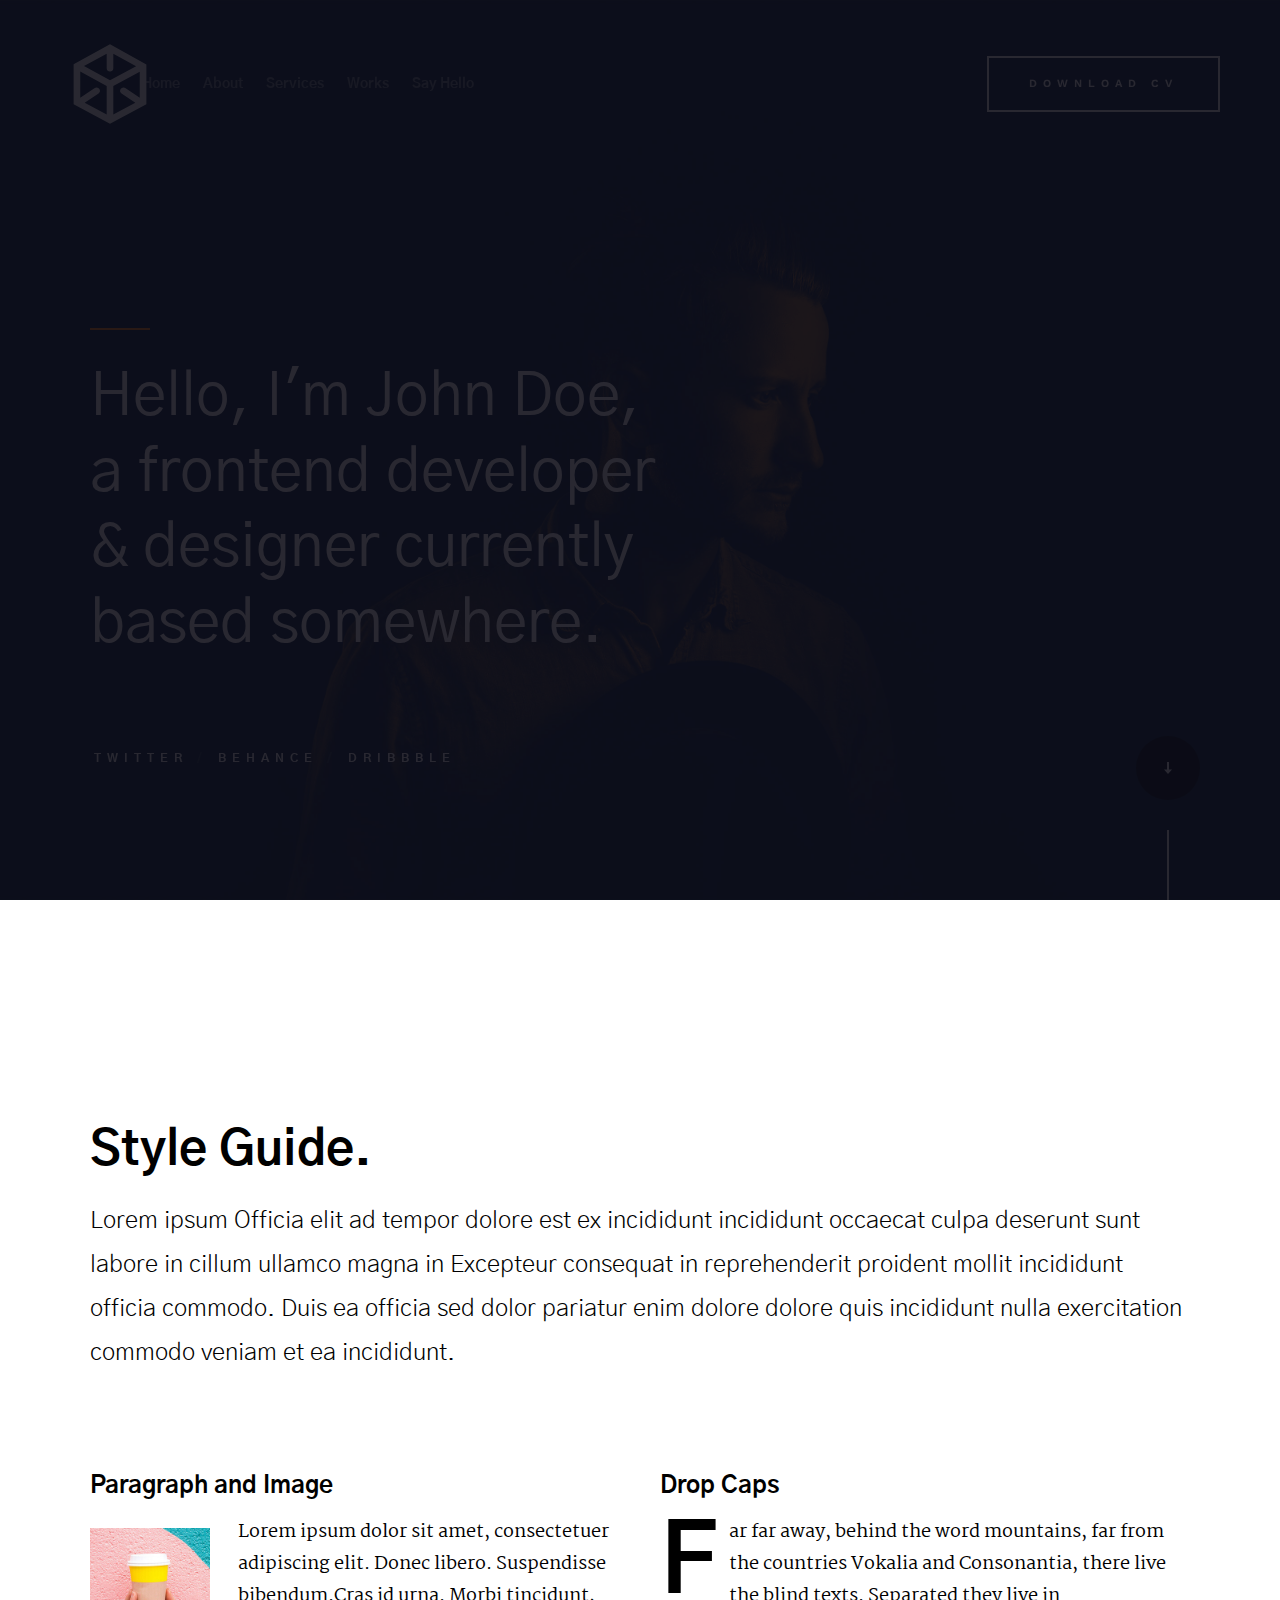
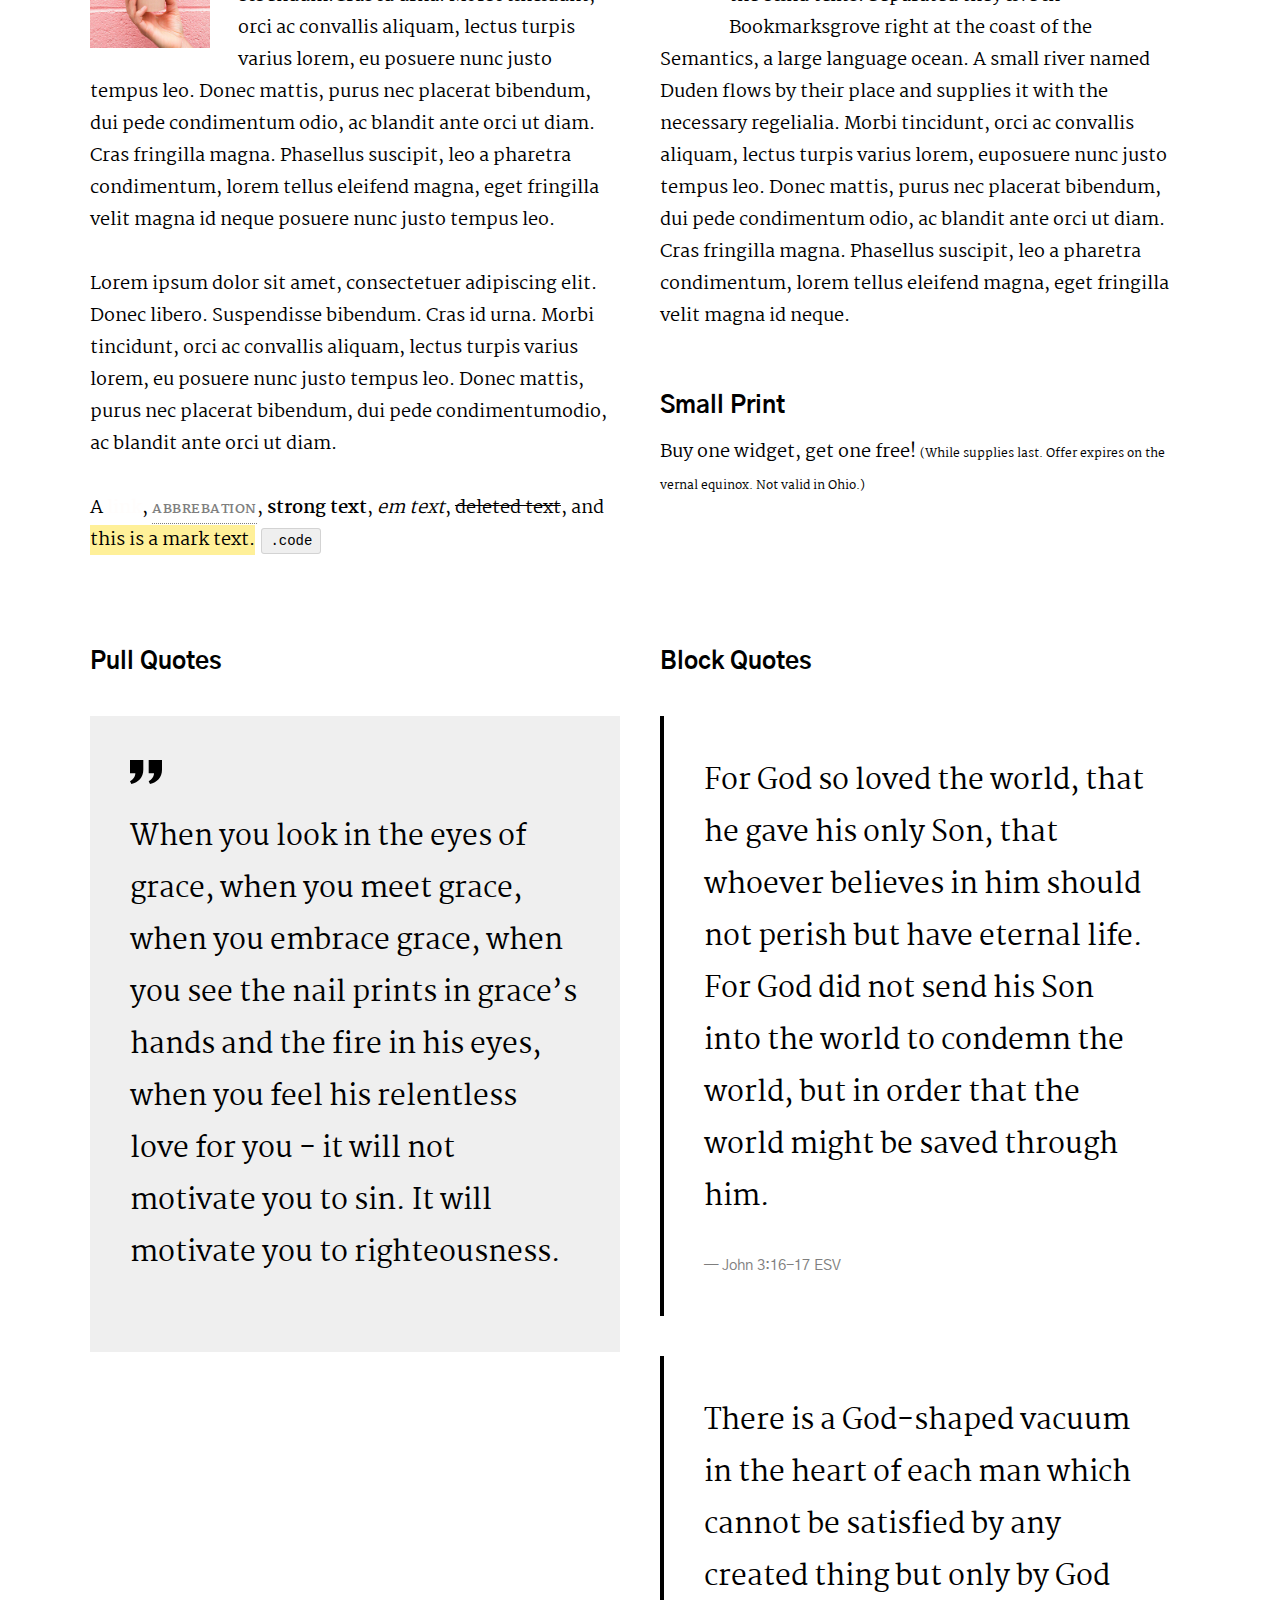
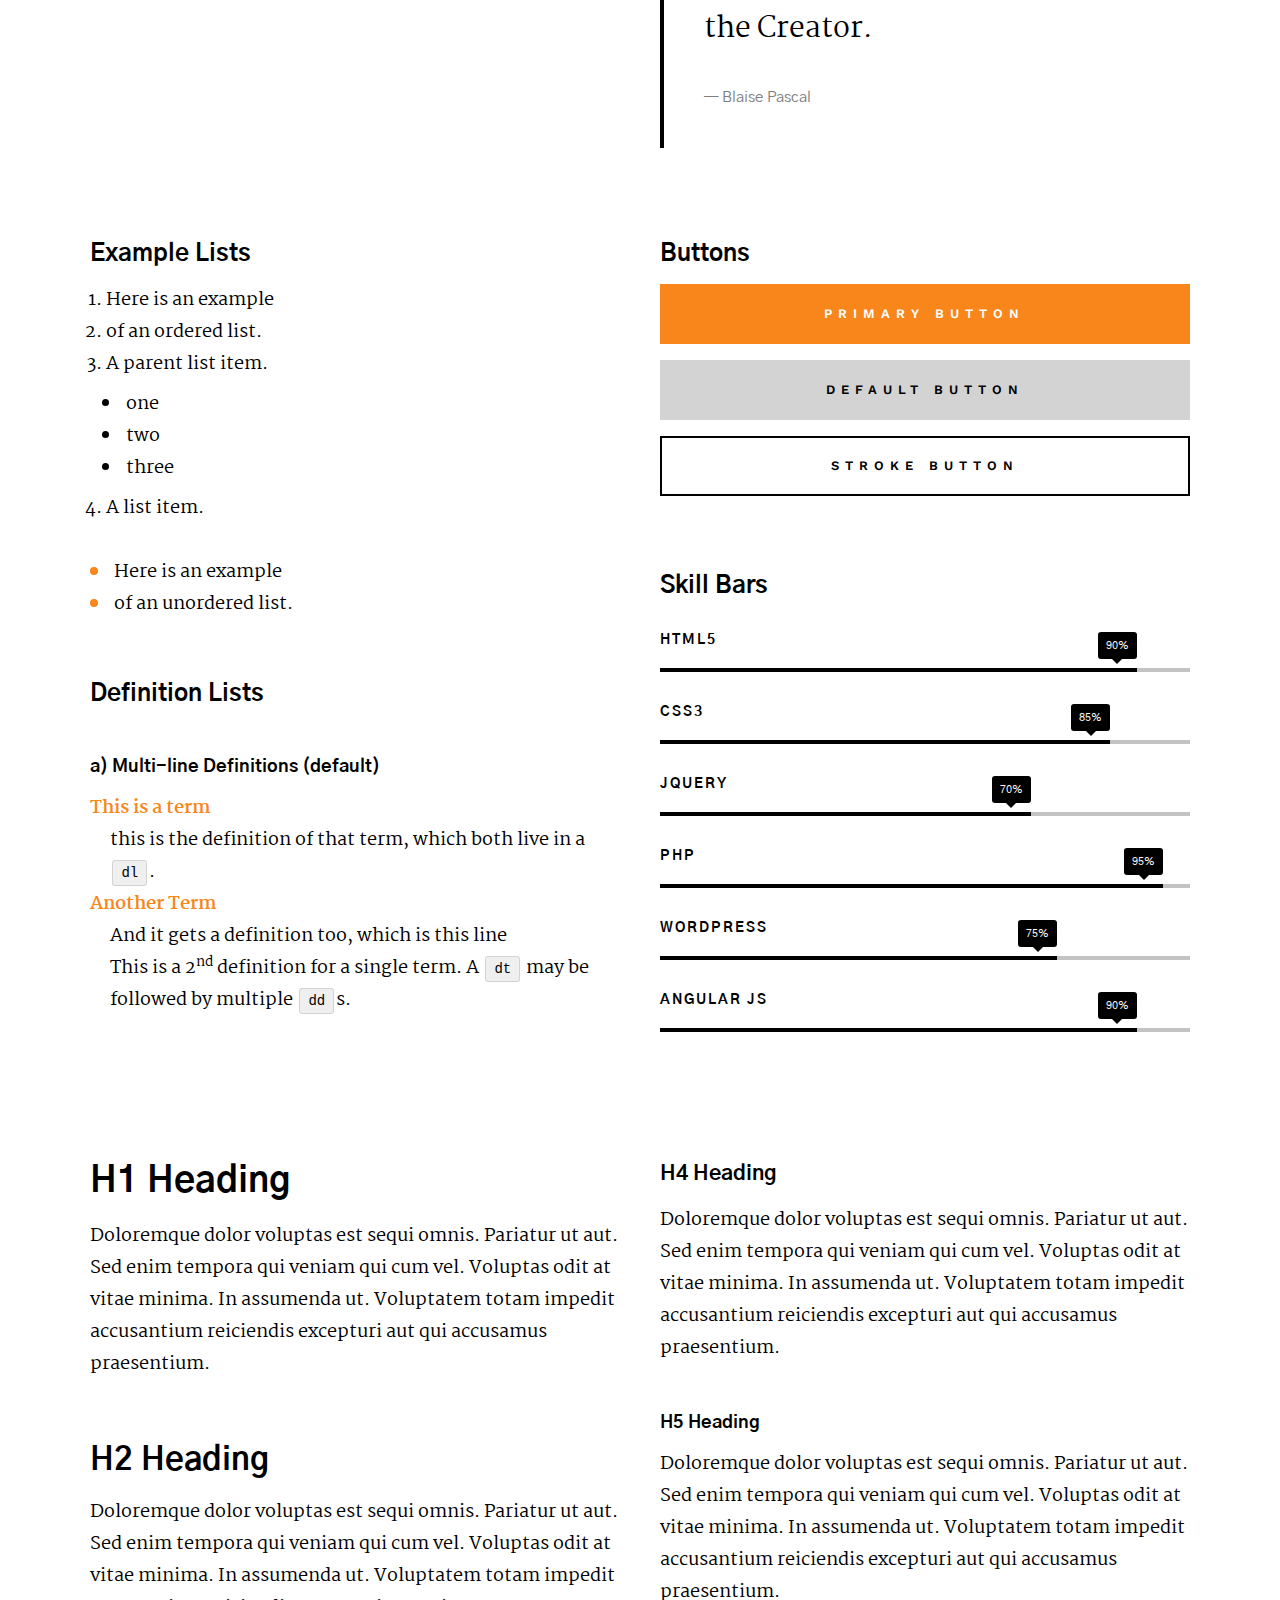
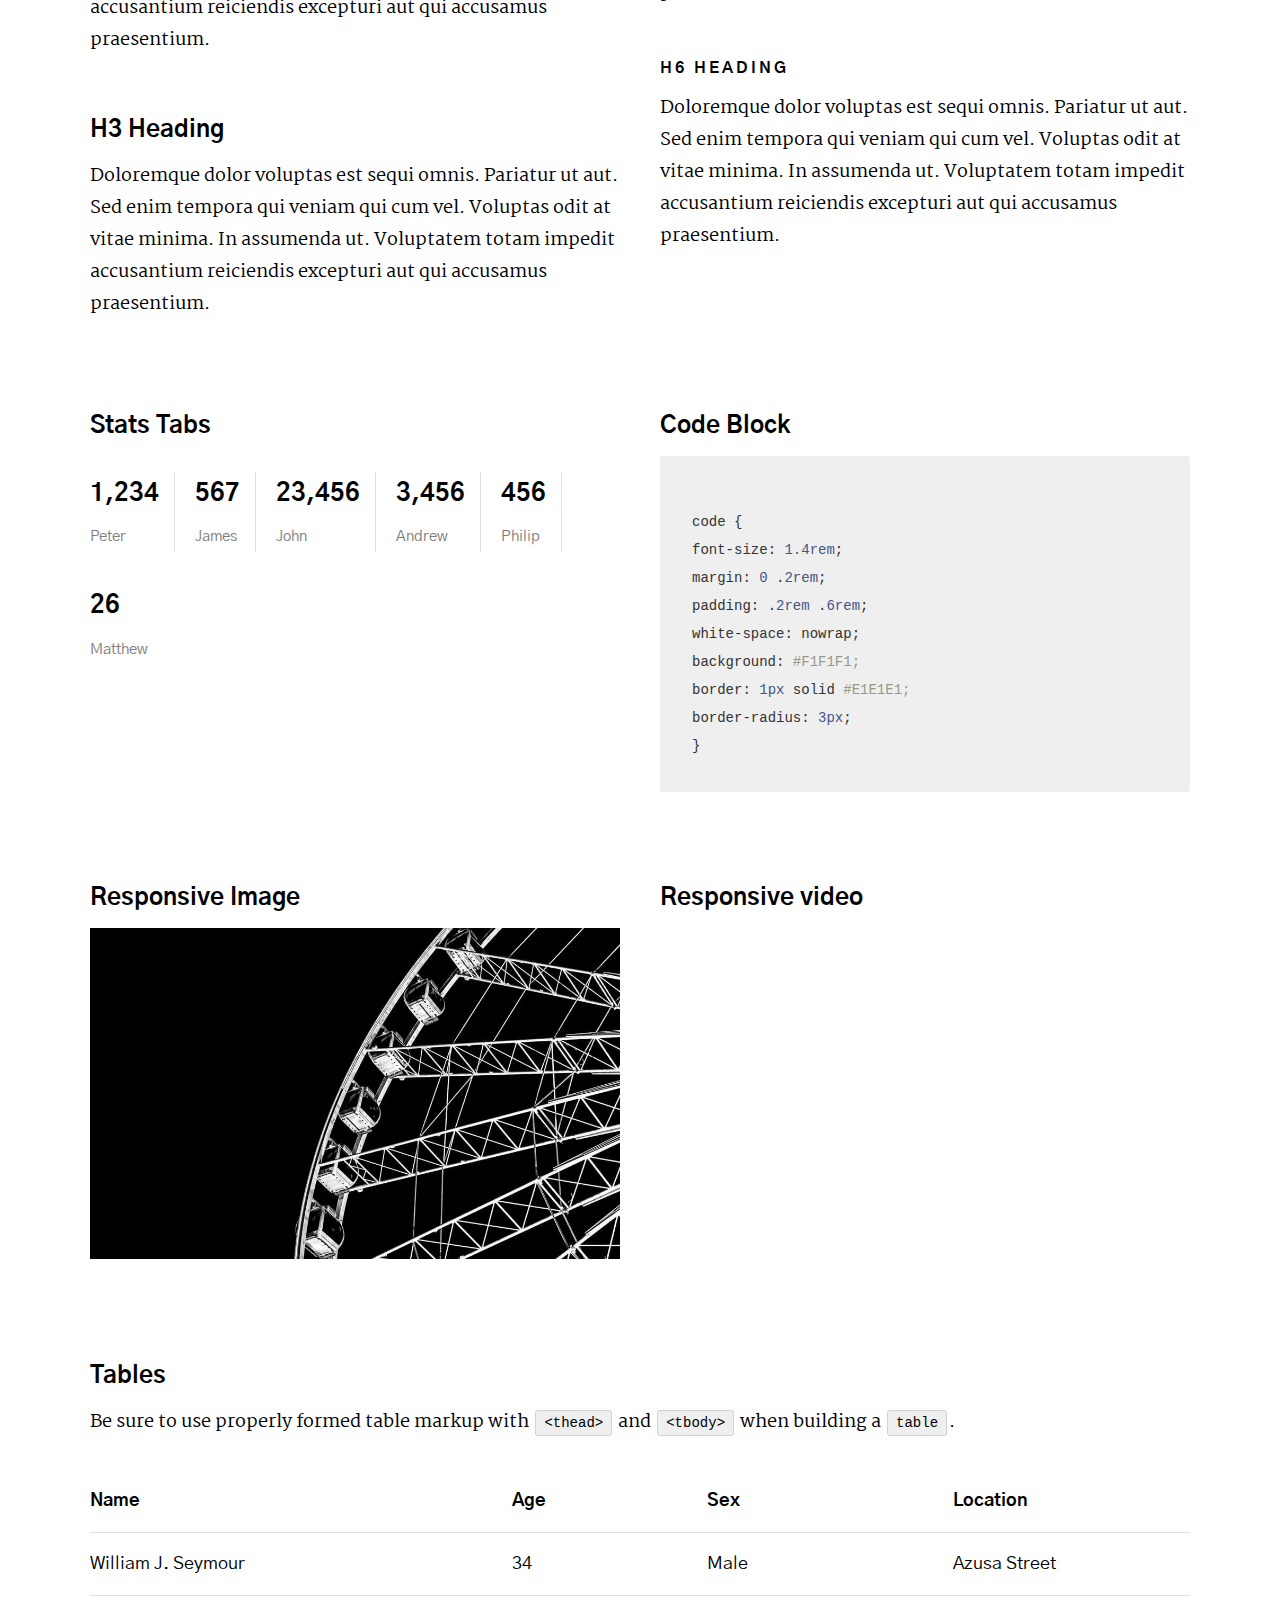
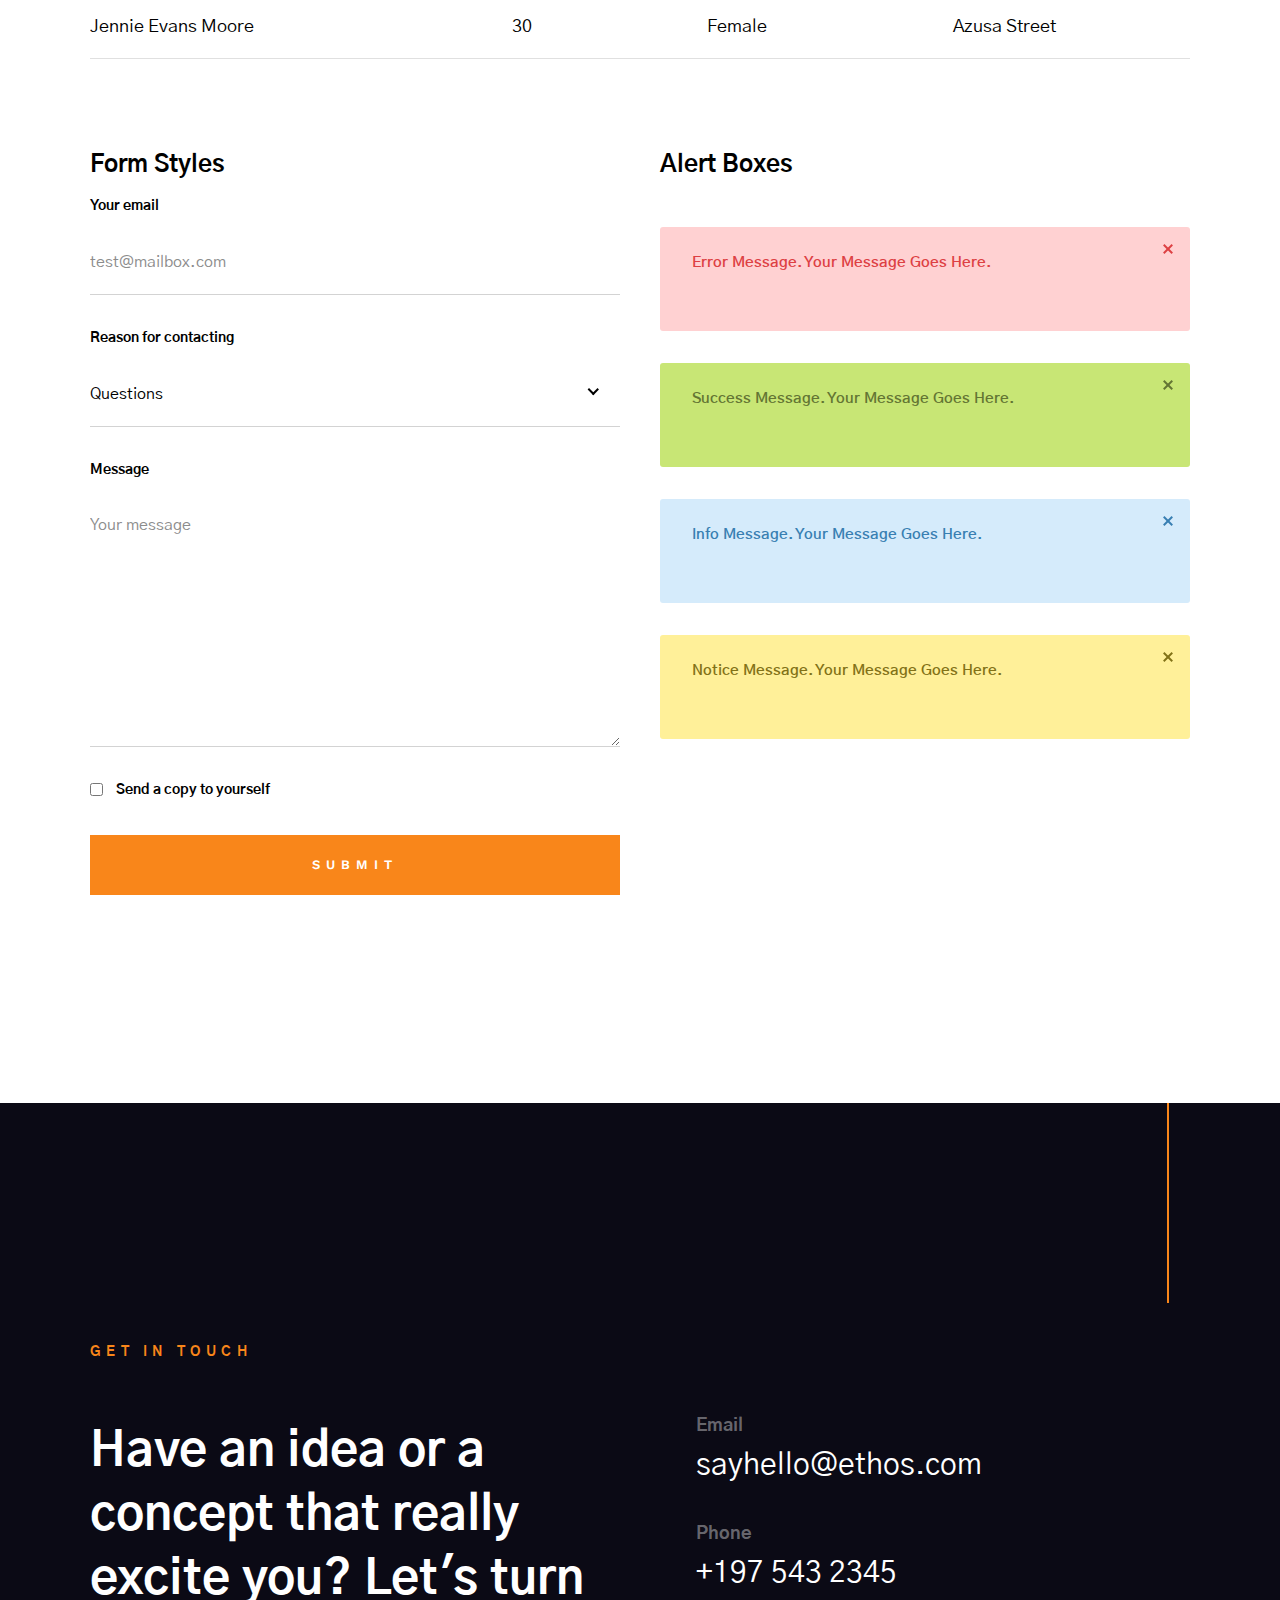
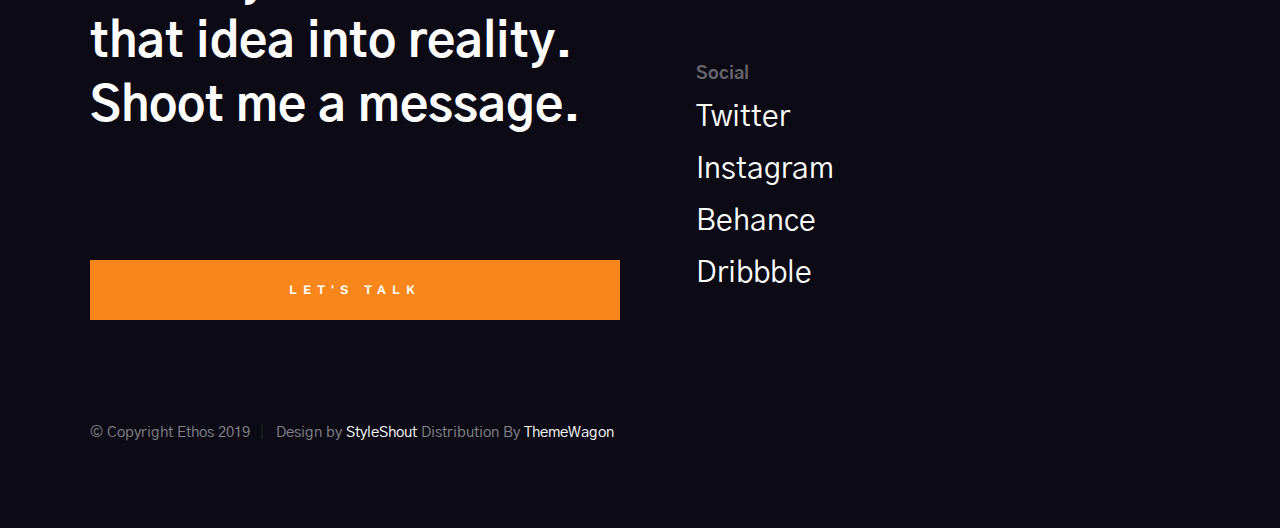
<file: Ethos-1.0.0/Ethos-1.0.0/styles.html>
<!DOCTYPE html>
<html class="no-js" lang="en">
<head>

    <!--- basic page needs
    ================================================== -->
    <meta charset="utf-8">
    <title>Ethos - Styles</title>
    <meta name="description" content="">
    <meta name="author" content="">

    <!-- mobile specific metas
    ================================================== -->
    <meta name="viewport" content="width=device-width, initial-scale=1">

    <!-- CSS
    ================================================== -->
    <link rel="stylesheet" href="css/base.css">
    <link rel="stylesheet" href="css/main.css">
    <link rel="stylesheet" href="css/vendor.css">

    <style type="text/css" media="screen">
        .s-styles { 
            padding-top: 16rem;
            padding-bottom: 16rem;
            background-color: #ffffff;
        }
    </style>

    <!-- script
    ================================================== -->
    <script src="js/modernizr.js"></script>

    <!-- favicons
    ================================================== -->
    <link rel="apple-touch-icon" sizes="180x180" href="apple-touch-icon.png">
    <link rel="icon" type="image/png" sizes="32x32" href="favicon-32x32.png">
    <link rel="icon" type="image/png" sizes="16x16" href="favicon-16x16.png">
    <link rel="manifest" href="site.webmanifest">

</head>

<body id="top">


    <!-- preloader
    ================================================== -->
    <div id="preloader">
        <div id="loader" class="dots-fade">
            <div></div>
            <div></div>
            <div></div>
        </div>
    </div>


    <!-- header
    ================================================== -->
    <header class="s-header">

        <div class="header-logo">
            <a href="index.html">
                <img src="images/logo.svg" alt="Homepage">
            </a>
        </div>

        <div class="header-content">
    
            <nav class="row header-nav-wrap">
                <ul class="header-nav">
                    <li><a href="index.html#hero" title="Intro">Home</a></li>
                    <li><a href="index.html#about" title="About">About</a></li>
                    <li><a href="index.html#services" title="Services">Services</a></li>
                    <li><a href="index.html#portfolio" title="Works">Works</a></li>
                    <li><a href="mailto:#0" title="Contact us">Say Hello</a></li>
                </ul>
            </nav> <!-- end header-nav-wrap -->

            <a href="#0" class="btn btn--stroke btn--small">Download CV</a>

        </div> <!-- end header-content -->

        <a class="header-menu-toggle" href="#0"><span>Menu</span></a>

    </header> 


    <!-- hero
    ================================================== -->
    <section id="hero" class="s-hero target-section" data-parallax="scroll" data-image-src="images/hero-bg-3000.jpg" data-natural-width=3000 data-natural-height=2000 data-position-y=center>

        <div class="row hero-content">

            <div class="column large-full">

                <h1>
                Hello, I'm John Doe, <br>
                a frontend developer <br>
                & designer currently <br>
                based somewhere.
                </h1>

                <ul class="hero-social">
                    <li>
                        <a href="#0" title="">Twitter</a>
                    </li>
                    <li>
                        <a href="#0" title="">Behance</a>
                    </li>
                    <li>
                        <a href="#0" title="">Dribbble</a>
                    </li>
                </ul> <!-- end hero-social -->

            </div> 

        </div> <!-- end hero-content -->

        <div class="hero-scroll">
            <a href="#styles" class="scroll-link smoothscroll">
                <svg xmlns="http://www.w3.org/2000/svg" width="24" height="24" viewBox="0 0 24 24"><path d="M12 24l-8-9h6v-15h4v15h6z"/></svg>
            </a>
        </div> <!-- end hero-scroll -->

    </section> <!-- end s-hero -->


    <!-- styles
    ================================================== -->
    <section id="styles" class="s-styles page-content">

        <div class="row add-bottom">

            <div class="column large-full">

                <h1 class="display-1">Style Guide.</h1>

                <p class="lead">Lorem ipsum Officia elit ad tempor dolore est ex incididunt incididunt occaecat culpa deserunt 
                sunt labore in cillum ullamco magna in Excepteur consequat in reprehenderit proident mollit incididunt officia commodo.
                Duis ea officia sed dolor pariatur enim dolore dolore quis incididunt nulla exercitation commodo veniam et ea incididunt.
                </p>

            </div>

        </div>

        <div class="row">

            <div class="column large-6 tab-full">

                <h3>Paragraph and Image</h3>

                <p><a href="#"><img width="120" height="120" class="h-pull-left" alt="sample-image" src="images/sample-image.jpg"></a>
                Lorem ipsum dolor sit amet, consectetuer adipiscing elit. Donec libero. Suspendisse bibendum.Cras id urna. Morbi 
                tincidunt, orci ac convallis aliquam, lectus turpis varius lorem, eu posuere nunc justo tempus leo. Donec mattis, 
                purus nec placerat bibendum, dui pede condimentum odio, ac blandit ante orci ut diam. Cras fringilla magna. 
                Phasellus suscipit, leo a pharetra condimentum, lorem tellus eleifend magna, eget fringilla velit magna id 
                neque posuere nunc justo tempus leo. </p>

                <p>
                Lorem ipsum dolor sit amet, consectetuer adipiscing elit. Donec libero. Suspendisse bibendum. Cras id urna. 
                Morbi tincidunt, orci ac convallis aliquam, lectus turpis varius lorem, eu posuere nunc justo tempus leo. 
                Donec mattis, purus nec placerat bibendum, dui pede condimentumodio, ac blandit ante orci ut diam.	
                </p>

                <p>A <a href="#">link</a>,
                <abbr title="this really isn't a very good description">abbrebation</abbr>,
                <strong>strong text</strong>,
                <em>em text</em>,
                <del>deleted text</del>, and
                <mark>this is a mark text.</mark>
                <code>.code</code>
                </p>

            </div>

            <div class="column large-6 tab-full">

                <h3>Drop Caps</h3>

                <p class="drop-cap">Far far away, behind the word mountains, far from the countries Vokalia and Consonantia,
                there live the blind texts. Separated they live in Bookmarksgrove right at the coast of the
                Semantics, a large language ocean. A small river named Duden flows by their place and supplies it with the 
                necessary regelialia. Morbi tincidunt, orci ac convallis aliquam, lectus turpis varius lorem, 
                euposuere nunc justo tempus leo. Donec mattis, purus nec placerat bibendum, dui pede condimentum odio, 
                ac blandit ante orci ut diam. Cras fringilla magna. Phasellus suscipit, leo a pharetra condimentum, 
                lorem tellus eleifend magna, eget fringilla velit magna id neque.
                </p>

                <h3>Small Print</h3>

                <p>Buy one widget, get one free!
                <small>(While supplies last. Offer expires on the vernal equinox. Not valid in Ohio.)</small>
                </p>

            </div>

        </div> <!-- end row -->

        <div class="row">

            <div class="column large-6 tab-full">

                <h3>Pull Quotes</h3>

                <aside class="pull-quote">
                    <blockquote>
                    <p>
                    When you look in the eyes of grace, when you meet grace, 
                    when you embrace grace, when you see the nail prints in 
                    grace’s hands and the fire in his eyes, when you feel his 
                    relentless love for you - it will not motivate you to sin. 
                    It will motivate you to righteousness.
                    </p>
                    </blockquote>
                </aside>

            </div>

            <div class="column large-6 tab-full">

                <h3>Block Quotes</h3>

                <blockquote cite="http://where-i-got-my-info-from.com">
                    <p>
                    For God so loved the world, that he gave his only Son, that whoever believes in 
                    him should not perish but have eternal life. For God did not send his Son into 
                    the world to condemn the world, but in order that the world might be 
                    saved through him.
                    </p>
                    <cite>
                        <a href="#0">John 3:16-17 ESV</a>
                    </cite>
                </blockquote>

                <blockquote>
                <p>There is a God-shaped vacuum in the heart of each man which cannot be satisfied 
                by any created thing but only by God the Creator.</p>
                <cite>Blaise Pascal</cite>
                </blockquote>

            </div>

        </div> <!-- end row -->

        <div class="row half-bottom">

            <div class="column large-6 tab-full">

                <h3>Example Lists</h3>

                <ol>
                    <li>Here is an example</li>
                    <li>of an ordered list.</li>
                    <li>A parent list item.
                        <ul>
                            <li>one</li>
                            <li>two</li>
                            <li>three</li>
                        </ul>
                        </li>
                        <li>A list item.</li>
                    </ol>

                <ul class="disc">
                    <li>Here is an example</li>
                    <li>of an unordered list.</li>
                </ul>

                <h3>Definition Lists</h3>

                <h5>a) Multi-line Definitions (default) </h5>

                <dl>
                    <dt><strong>This is a term</strong></dt>
                        <dd>this is the definition of that term, which both live in a <code>dl</code>.</dd>
                    <dt><strong>Another Term</strong></dt>
                        <dd>And it gets a definition too, which is this line</dd>
                        <dd>This is a 2<sup>nd</sup> definition for a single term. A <code>dt</code> may be followed by multiple <code>dd</code>s.</dd>
                </dl>

            </div>

            <div class="column large-6 tab-full">

                <h3>Buttons</h3>

                <p>
                    <a class="btn btn--primary h-full-width" href="#0">Primary Button</a>
                    <a class="btn h-full-width" href="#0">Default Button</a>
                    <a class="btn btn--stroke h-full-width" href="#0">Stroke Button</a>
                </p>

                <h3>Skill Bars</h3>
                
                <ul class="skill-bars">
                    <li>
                    <div class="progress percent90"><span>90%</span></div>
                    <strong>HTML5</strong>
                    </li>
                    <li>
                    <div class="progress percent85"><span>85%</span></div>
                    <strong>CSS3</strong>
                    </li>
                    <li>
                    <div class="progress percent70"><span>70%</span></div>
                    <strong>JQuery</strong>
                    </li>
                    <li>
                    <div class="progress percent95"><span>95%</span></div>
                    <strong>PHP</strong>
                    </li>
                    <li>
                    <div class="progress percent75"><span>75%</span></div>
                    <strong>Wordpress</strong>
                    </li>
                    <li>
                    <div class="progress percent90"><span>90%</span></div>
                    <strong>Angular JS</strong>
                    </li>
                </ul>

            </div>

        </div> <!-- end row -->

        <div class="row half-bottom">

            <div class="column large-6 tab-full">
                    
                <h1>H1 Heading</h1>
                <p>Doloremque dolor voluptas est sequi omnis. Pariatur ut aut. Sed enim tempora qui veniam qui cum vel. 
                Voluptas odit at vitae minima. In assumenda ut. Voluptatem totam impedit accusantium reiciendis excepturi aut qui accusamus praesentium.</p>

                <h2>H2 Heading</h2>
                <p>Doloremque dolor voluptas est sequi omnis. Pariatur ut aut. Sed enim tempora qui veniam qui cum vel. 
                Voluptas odit at vitae minima. In assumenda ut. Voluptatem totam impedit accusantium reiciendis excepturi aut qui accusamus praesentium.</p>

                <h3>H3 Heading</h3>
                <p>Doloremque dolor voluptas est sequi omnis. Pariatur ut aut. Sed enim tempora qui veniam qui cum vel. 
                Voluptas odit at vitae minima. In assumenda ut. Voluptatem totam impedit accusantium reiciendis excepturi aut qui accusamus praesentium.</p>

            </div>

            <div class="column large-6 tab-full">
                    
                <h4>H4 Heading</h4>
                <p>Doloremque dolor voluptas est sequi omnis. Pariatur ut aut. Sed enim tempora qui veniam qui cum vel. 
                Voluptas odit at vitae minima. In assumenda ut. Voluptatem totam impedit accusantium reiciendis excepturi aut qui accusamus praesentium.</p>

                <h5>H5 Heading</h5>
                <p>Doloremque dolor voluptas est sequi omnis. Pariatur ut aut. Sed enim tempora qui veniam qui cum vel. 
                Voluptas odit at vitae minima. In assumenda ut. Voluptatem totam impedit accusantium reiciendis excepturi aut qui accusamus praesentium.</p>

                <h6>H6 Heading</h6>
                <p>Doloremque dolor voluptas est sequi omnis. Pariatur ut aut. Sed enim tempora qui veniam qui cum vel. 
                Voluptas odit at vitae minima. In assumenda ut. Voluptatem totam impedit accusantium reiciendis excepturi aut qui accusamus praesentium.</p>

            </div>

        </div> <!-- end row -->

        <div class="row half-bottom">

            <div class="column large-6 tab-full">

                <h3>Stats Tabs</h3>

                <ul class="stats-tabs">
                    <li><a href="#">1,234 <em>Peter</em></a></li>
                    <li><a href="#">567 <em>James</em></a></li>
                    <li><a href="#">23,456 <em>John</em></a></li>
                    <li><a href="#">3,456 <em>Andrew</em></a></li>
                    <li><a href="#">456 <em>Philip</em></a></li>
                    <li><a href="#">26 <em>Matthew</em></a></li>
                </ul>

            </div>

            <div class="column large-6 tab-full">
            <h3>Code Block</h3>
    
<pre><code>
code {
font-size: 1.4rem;
margin: 0 .2rem;
padding: .2rem .6rem;
white-space: nowrap;
background: #F1F1F1;
border: 1px solid #E1E1E1;	
border-radius: 3px;
}
</code></pre>

            </div>

        </div> <!-- end row -->

        <div class="row half-bottom">

            <div class="column large-6 tab-full">

                <h3>Responsive Image</h3>
                <p><img src="images/wheel-500.jpg" 
                    srcset="images/wheel-1000.jpg 1000w, 
                    images/wheel-500.jpg 500w" 
                    sizes="(max-width: 1000px) 100vw, 1000px" alt="">
                </p>

            </div>

            <div class="column large-6 tab-full">

                <h3>Responsive video</h3>

                <div class="video-container">
                <iframe src="https://player.vimeo.com/video/14592941?color=00a650&title=0&byline=0&portrait=0" width="500" height="281" frameborder="0" webkitallowfullscreen mozallowfullscreen allowfullscreen></iframe> 
                </div>

            </div>
            
        </div> <!-- end row -->

        <div class="row add-bottom">

            <div class="column large-full">

                <h3>Tables</h3>
                <p>Be sure to use properly formed table markup with <code>&lt;thead&gt;</code> and <code>&lt;tbody&gt;</code> when building a <code>table</code>.</p>

                <div class="table-responsive">

                    <table>
                            <thead>
                            <tr>
                                <th>Name</th>
                                <th>Age</th>
                                <th>Sex</th>
                                <th>Location</th>
                            </tr>
                            </thead>
                            <tbody>
                            <tr>
                                <td>William J. Seymour</td>
                                <td>34</td>
                                <td>Male</td>
                                <td>Azusa Street</td>
                            </tr>
                            <tr>
                                <td>Jennie Evans Moore</td>
                                <td>30</td>
                                <td>Female</td>
                                <td>Azusa Street</td>
                            </tr>
                            </tbody>
                    </table>

                </div>

            </div>
            
        </div> <!-- end row -->

        <div class="row">

            <div class="column large-6 tab-full">

                <h3>Form Styles</h3>

                <form>
                    <div>
                        <label for="sampleInput">Your email</label>
                        <input class="h-full-width" type="email" placeholder="test@mailbox.com" id="sampleInput">
                    </div>
                    <div>
                        <label for="sampleRecipientInput">Reason for contacting</label>
                        <div class="ss-custom-select">
                            <select class="h-full-width" id="sampleRecipientInput">
                                <option value="Option 1">Questions</option>
                                <option value="Option 2">Report</option>
                                <option value="Option 3">Others</option>
                            </select>
                        </div>
                    </div>
                    
                    <label for="exampleMessage">Message</label>
                    <textarea class="h-full-width" placeholder="Your message" id="exampleMessage"></textarea>

                    <label class="h-add-bottom">
                        <input type="checkbox">
                        <span class="label-text">Send a copy to yourself</span>
                    </label>
                
                    <input class="btn--primary h-full-width" type="submit" value="Submit">
                </form>

            </div>

            <div class="column large-6 tab-full">

                <h3>Alert Boxes</h3>

                <br>
                
                <div class="alert-box alert-box--error hideit">
                    <p>Error Message. Your Message Goes Here.</p>
                    <i class="fa fa-times alert-box__close" aria-hidden="true"></i>
                </div><!-- end error -->
                        
                <div class="alert-box alert-box--success hideit">
                    <p>Success Message. Your Message Goes Here.</p>
                    <i class="fa fa-times alert-box__close" aria-hidden="true"></i>
                </div><!-- end success -->
                        
                <div class="alert-box alert-box--info hideit">
                    <p>Info Message. Your Message Goes Here.</p>
                    <i class="fa fa-times alert-box__close" aria-hidden="true"></i>
                </div><!-- end info -->
                        
                <div class="alert-box alert-box--notice hideit">
                    <p>Notice Message. Your Message Goes Here.</p>
                    <i class="fa fa-times alert-box__close" aria-hidden="true"></i>
                </div><!-- end notice -->
            
            </div>

        </div> <!-- end row -->


    </section> <!-- end s-styles -->


    <!-- footer
    ================================================== -->
    <footer class="s-footer h-dark-bg">
        
        <div class="right-vert-line"></div>

        <div class="row s-footer__main">
            <div class="column large-6">
                <div class="section-intro">
                    <h3 class="subhead">Get In Touch</h3>

                    <h1 class="display-1">
                    Have an idea or a concept that really excite you?
                    Let's turn that idea into reality. Shoot me a message.
                    </h1>
                </div>

                <div class="footer-email-us">
                    <a href="mailto:#0" class="btn btn--primary h-full-width">Let's Talk</a>
                </div>
            </div>

            <div class="column large-5">
                <div class="footer-contacts">
                    <div class="footer-contact-block">
                        <h5 class="footer-contact-block__header">
                            Email
                        </h5>
                        <p class="footer-contact-block__content">
                            <a href="mailto:#0">sayhello@ethos.com</a>
                        </p>
                    </div> <!-- end footer-contact-block -->
                    <div class="footer-contact-block">
                        <h5 class="footer-contact-block__header">
                            Phone
                        </h5>
                        <p class="footer-contact-block__content">
                            <a href="tel:+1975432345">+197 543 2345</a>
                        </p>
                    </div> <!-- end footer-contact-block -->
                    <br>
                    <div class="footer-contact-block">
                        <h5 class="footer-contact-block__header">
                            Social
                        </h5>
                        <ul class="footer-contact-block__list">
                            <li><a href="#0">Twitter</a></li>
                            <li><a href="#0">Instagram</a></li>
                            <li><a href="#0">Behance</a></li>
                            <li><a href="#0">Dribbble</a></li>
                        </ul>
                    </div> <!-- end footer-contact-block -->
                </div>
            </div>
        </div> <!-- end s-footer__main -->

        <div class="row s-footer__bottom">
            <div class="column large-full ss-copyright">
                <span>© Copyright Ethos 2019</span> 
                <span>Design by <a href="https://www.styleshout.com/">StyleShout</a> Distribution By <a href="https://themewagon.com">ThemeWagon</a> </span>
            </div> <!-- end ss-copyright -->

            <div class="ss-go-top">
                <a class="smoothscroll" title="Back to Top" href="#top">
                    <svg xmlns="http://www.w3.org/2000/svg" width="24" height="24" viewBox="0 0 24 24"><path d="M12 0l8 9h-6v15h-4v-15h-6z"/></svg>
                </a>
            </div> <!-- end ss-go-top -->
        </div> <!-- end s-footer__bottom -->

    </footer> <!-- end s-footer -->


    <!-- photoswipe background
    ================================================== -->
    <div aria-hidden="true" class="pswp" role="dialog" tabindex="-1">

        <div class="pswp__bg"></div>
        <div class="pswp__scroll-wrap">

            <div class="pswp__container">
                <div class="pswp__item"></div>
                <div class="pswp__item"></div>
                <div class="pswp__item"></div>
            </div>

            <div class="pswp__ui pswp__ui--hidden">
                <div class="pswp__top-bar">
                    <div class="pswp__counter"></div><button class="pswp__button pswp__button--close" title="Close (Esc)"></button> <button class="pswp__button pswp__button--share" title=
                    "Share"></button> <button class="pswp__button pswp__button--fs" title="Toggle fullscreen"></button> <button class="pswp__button pswp__button--zoom" title=
                    "Zoom in/out"></button>
                    <div class="pswp__preloader">
                        <div class="pswp__preloader__icn">
                            <div class="pswp__preloader__cut">
                                <div class="pswp__preloader__donut"></div>
                            </div>
                        </div>
                    </div>
                </div>
                <div class="pswp__share-modal pswp__share-modal--hidden pswp__single-tap">
                    <div class="pswp__share-tooltip"></div>
                </div><button class="pswp__button pswp__button--arrow--left" title="Previous (arrow left)"></button> <button class="pswp__button pswp__button--arrow--right" title=
                "Next (arrow right)"></button>
                <div class="pswp__caption">
                    <div class="pswp__caption__center"></div>
                </div>
            </div>

        </div>

    </div> <!-- end photoSwipe background -->


    <!-- Java Script
    ================================================== -->
    <script src="js/jquery-3.2.1.min.js"></script>
    <script src="js/plugins.js"></script>
    <script src="js/main.js"></script>

</body>
</file>
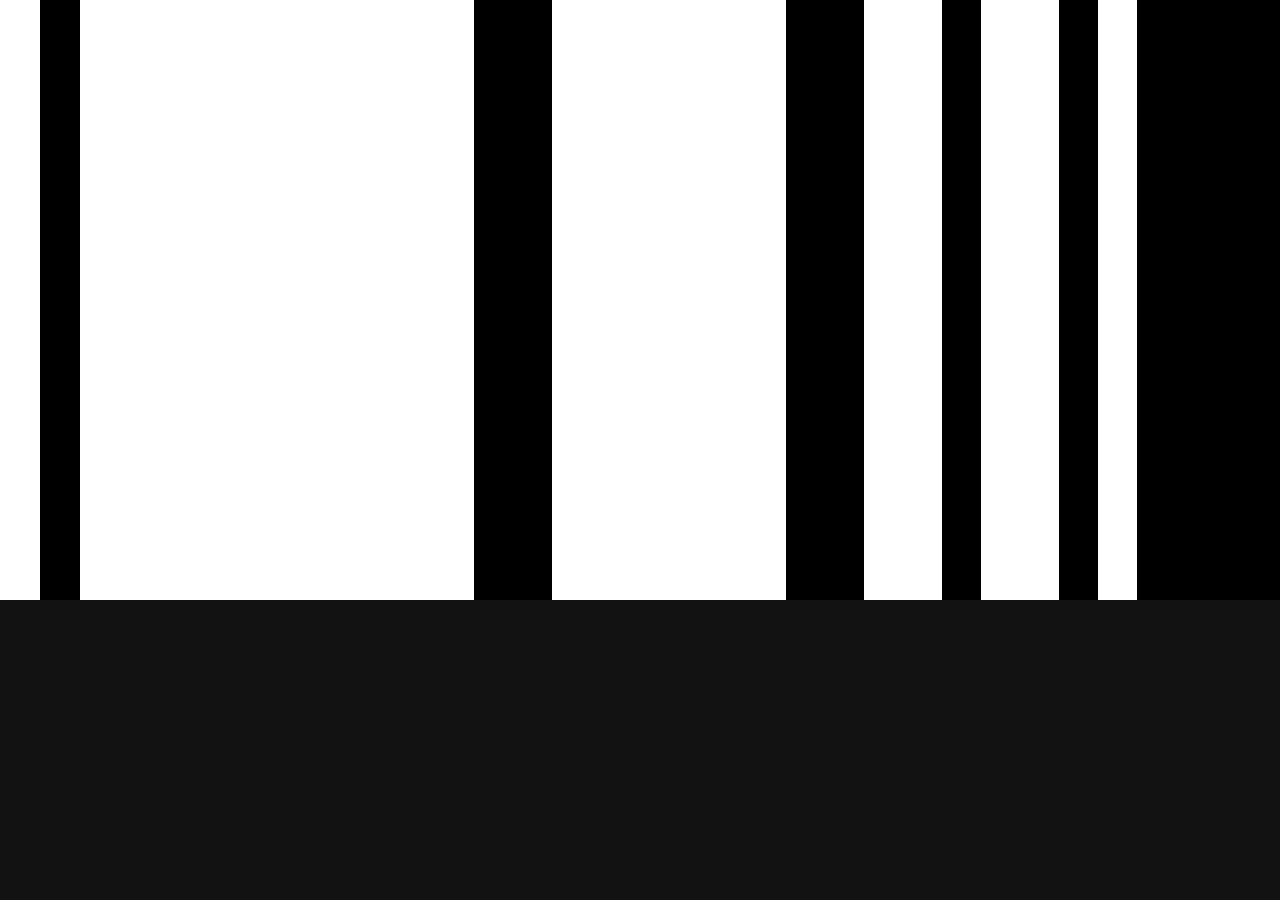
<file: Ethos-1.0.0/img/asc fondo_files/Accordion.html>
<!DOCTYPE html>
<!-- saved from url=(0186)https://static.parastorage.com/services/santa/1.13152.0/node_modules/@wix/santa-galleries/target/Accordion/Accordion.html?compId=comp-k4qw0i5f3&deviceType=desktop&locale=it&viewMode=site -->
<html data-darkreader-mode="dynamic" data-darkreader-scheme="dark" data-darkreader-proxy-injected="true"><head><meta http-equiv="Content-Type" content="text/html; charset=UTF-8"><style wix-style="" type="text/css">.Title{ font:normal normal normal 22px/1.41em futura-lt-w01-book,futura-lt-w05-book,sans-serif; } .Menu{ font:normal normal normal 14px/1.79em avenir-lt-w01_35-light1475496,avenir-lt-w05_35-light,sans-serif; } .Page-title{ font:normal normal normal 28px/1.375em futura-lt-w01-book,futura-lt-w05-book,sans-serif; } .Heading-XL{ font:normal normal normal 88px/1.2em futura-lt-w01-book,futura-lt-w05-book,sans-serif; } .Heading-L{ font:normal normal normal 72px/1.25em futura-lt-w01-book,futura-lt-w05-book,sans-serif; } .Heading-M{ font:normal normal normal 50px/1.34em futura-lt-w01-book,futura-lt-w05-book,sans-serif; } .Heading-S{ font:normal normal normal 40px/1.35em futura-lt-w01-book,futura-lt-w05-book,sans-serif; } .Body-L{ font:normal normal normal 20px/1.67em dancingscript-regular,dancing script,cursive; } .Body-M{ font:normal normal normal 18px/1.75em dancingscript-regular,dancing script,cursive; } .Body-S{ font:normal normal normal 15px/1.875em avenir-lt-w01_35-light1475496,avenir-lt-w05_35-light,sans-serif; } .Body-XS{ font:normal normal normal 14px/1.79em avenir-lt-w01_35-light1475496,avenir-lt-w05_35-light,sans-serif; } }</style><style class="darkreader darkreader--sync" media="screen"></style><style class="darkreader darkreader--fallback" media="screen"></style><style class="darkreader darkreader--text" media="screen"></style><style class="darkreader darkreader--invert" media="screen">.jfk-bubble.gtx-bubble, .captcheck_answer_label > input + img, span#closed_text > img[src^="https://www.gstatic.com/images/branding/googlelogo"], span[data-href^="https://www.hcaptcha.com/"] > #icon, img.Wirisformula {
    filter: invert(100%) hue-rotate(180deg) contrast(90%) !important;
}</style><style class="darkreader darkreader--inline" media="screen">[data-darkreader-inline-bgcolor] {
  background-color: var(--darkreader-inline-bgcolor) !important;
}
[data-darkreader-inline-bgimage] {
  background-image: var(--darkreader-inline-bgimage) !important;
}
[data-darkreader-inline-border] {
  border-color: var(--darkreader-inline-border) !important;
}
[data-darkreader-inline-border-bottom] {
  border-bottom-color: var(--darkreader-inline-border-bottom) !important;
}
[data-darkreader-inline-border-left] {
  border-left-color: var(--darkreader-inline-border-left) !important;
}
[data-darkreader-inline-border-right] {
  border-right-color: var(--darkreader-inline-border-right) !important;
}
[data-darkreader-inline-border-top] {
  border-top-color: var(--darkreader-inline-border-top) !important;
}
[data-darkreader-inline-boxshadow] {
  box-shadow: var(--darkreader-inline-boxshadow) !important;
}
[data-darkreader-inline-color] {
  color: var(--darkreader-inline-color) !important;
}
[data-darkreader-inline-fill] {
  fill: var(--darkreader-inline-fill) !important;
}
[data-darkreader-inline-stroke] {
  stroke: var(--darkreader-inline-stroke) !important;
}
[data-darkreader-inline-outline] {
  outline-color: var(--darkreader-inline-outline) !important;
}
[data-darkreader-inline-stopcolor] {
  stop-color: var(--darkreader-inline-stopcolor) !important;
}
[data-darkreader-inline-bg] {
  background: var(--darkreader-inline-bg) !important;
}
[data-darkreader-inline-invert] {
    filter: invert(100%) hue-rotate(180deg);
}</style><style class="darkreader darkreader--variables" media="screen">:root {
   --darkreader-neutral-background: #181a1b;
   --darkreader-neutral-text: #e8e6e3;
   --darkreader-selection-background: #004daa;
   --darkreader-selection-text: #e8e6e3;
}</style><style class="darkreader darkreader--root-vars" media="screen"></style><style class="darkreader darkreader--user-agent" media="screen">@layer {
html {
    color-scheme: dark !important;
}
iframe {
    color-scheme: dark !important;
}
html, body {
    border-color: #736b5e;
    color: #e8e6e3;
}
a {
    color: #3391ff;
}
table {
    border-color: #545b5e;
}
mark {
    color: #e8e6e3;
}
::placeholder {
    color: #b2aba1;
}
input:-webkit-autofill,
textarea:-webkit-autofill,
select:-webkit-autofill {
    background-color: #404400 !important;
    color: #e8e6e3 !important;
}
::selection {
    background-color: #004daa !important;
    color: #e8e6e3 !important;
}
::-moz-selection {
    background-color: #004daa !important;
    color: #e8e6e3 !important;
}
}</style>
	
	<title></title>
	<!--
	 GENERATED FILE, DO NOT EDIT
	 Accordion-v0.110.11
	-->
	<script type="text/javascript" src="./jquery.min.js.download"></script><meta name="darkreader" content="e112eb0ac4014c699100ee97eaab31a2"><style class="darkreader darkreader--override" media="screen">.vimvixen-hint {
    background-color: #684b00 !important;
    border-color: #9e7e00 !important;
    color: #d7d4cf !important;
}
#vimvixen-console-frame {
    color-scheme: light !important;
}
::placeholder {
    opacity: 0.5 !important;
}
#edge-translate-panel-body,
.MuiTypography-body1,
.nfe-quote-text {
    color: var(--darkreader-neutral-text) !important;
}
gr-main-header {
    background-color: #1b4958 !important;
}
.tou-z65h9k,
.tou-mignzq,
.tou-1b6i2ox,
.tou-lnqlqk {
    background-color: var(--darkreader-neutral-background) !important;
}
.tou-75mvi {
    background-color: #0f3a47 !important;
}
.tou-ta9e87,
.tou-1w3fhi0,
.tou-1b8t2us,
.tou-py7lfi,
.tou-1lpmd9d,
.tou-1frrtv8,
.tou-17ezmgn {
    background-color: #1e2021 !important;
}
.tou-uknfeu {
    background-color: #432c09 !important;
}
.tou-6i3zyv {
    background-color: #245d70 !important;
}
div.mermaid-viewer-control-panel .btn {
    background-color: var(--darkreader-neutral-background);
    fill: var(--darkreader-neutral-text);
}
svg g rect.er {
    fill: var(--darkreader-neutral-background) !important;
}
svg g rect.er.entityBox {
    fill: var(--darkreader-neutral-background) !important;
}
svg g rect.er.attributeBoxOdd {
    fill: var(--darkreader-neutral-background) !important;
}
svg g rect.er.attributeBoxEven {
    fill: var(--darkreader-selection-background);
    fill-opacity: 0.8 !important;
}
svg rect.er.relationshipLabelBox {
    fill: var(--darkreader-neutral-background) !important;
}
svg g g.nodes rect,
svg g g.nodes polygon {
    fill: var(--darkreader-neutral-background) !important;
}
svg g rect.task {
    fill: var(--darkreader-selection-background) !important;
}
svg line.messageLine0,
svg line.messageLine1 {
    stroke: var(--darkreader-neutral-text) !important;
}
div.mermaid .actor {
    fill: var(--darkreader-neutral-background) !important;
}
mitid-authenticators-code-app > .code-app-container {
    background-color: white !important;
    padding-top: 1rem;
}
iframe#unpaywall[src$="unpaywall.html"] {
    color-scheme: light !important;
}
embed[type="application/pdf"][src="about:blank"] { filter: invert(100%) contrast(90%); }</style>
	<script type="text/javascript" src="./lodash.min.js.download"></script>
	<script type="text/javascript" src="./webfont.js.download"></script>
	<script type="text/javascript" src="./jquery.hammer.min.js.download"></script>
	<script type="text/javascript" src="./jquery.easing.min.js.download"></script>
	<script type="text/javascript" src="./utils.js.download"></script>
	<script type="text/javascript" src="./app.proto.js.download"></script>

	<script type="text/javascript" src="./wix.min.js.download"></script>
	<link rel="stylesheet" type="text/css" href="./style.min.css"><style class="darkreader darkreader--sync" media="screen"></style>
	<script type="text/javascript" src="./app.min.js.download"></script>

<link type="text/css" rel="stylesheet" href="./languages-woff2.css"><style class="darkreader darkreader--sync" media="screen"></style><link type="text/css" rel="stylesheet" href="./wixMadefor.css"><style class="darkreader darkreader--sync" media="screen"></style></head>
<body style="">
<div id="wrapper">
	<div id="viewport" class="grid" data-mode="site" style="width: 1743px; height: 600px; text-align: left;"><div class="elems"><div class="item" style="width: 40px; left: 0px; height: 600px; border-right: 0px solid rgba(0, 0, 0, 0); --darkreader-inline-border-right: rgba(140, 130, 115, 0);" data-darkreader-inline-border-right=""><div class="overlay"></div><div class="filler" style="background-image: url(&quot;https://static.wixstatic.com/media/a01263_b95d08d14dc843b986bb8566d1d2d515~mv2.png/v1/fill/w_450,h_600,al_c,q_80,usm_0.66_1.00_0.01/a01263_b95d08d14dc843b986bb8566d1d2d515~mv2.png&quot;); background-size: cover; height: 600px; width: 40px;"></div></div><div class="item" style="width: 40px; left: 40px; height: 600px; border-right: 0px solid rgba(0, 0, 0, 0); --darkreader-inline-border-right: rgba(140, 130, 115, 0);" data-darkreader-inline-border-right=""><div class="overlay" style="background-color: rgb(0, 0, 0); --darkreader-inline-bgcolor: #000000;" data-darkreader-inline-bgcolor=""></div><div class="filler" style="background-image: url(&quot;https://static.wixstatic.com/media/a01263_ef7e758f7004483ab6336f0e82ca3c7d~mv2.png/v1/fill/w_450,h_600,al_c,q_80,usm_0.66_1.00_0.01/a01263_ef7e758f7004483ab6336f0e82ca3c7d~mv2.png&quot;); background-size: cover; height: 600px; width: 40px;"></div></div><div class="item" style="width: 40px; left: 80px; height: 600px; border-right: 0px solid rgba(0, 0, 0, 0); --darkreader-inline-border-right: rgba(140, 130, 115, 0);" data-darkreader-inline-border-right=""><div class="overlay"></div><div class="filler" style="background-image: url(&quot;https://static.wixstatic.com/media/a01263_1d9a5c8861f4495a9421fea6acc5baf8~mv2.png/v1/fill/w_337,h_600,al_c,q_80,usm_0.66_1.00_0.01/a01263_1d9a5c8861f4495a9421fea6acc5baf8~mv2.png&quot;); background-size: cover; height: 600px; width: 40px;"></div></div><div class="item" style="width: 40px; left: 120px; height: 600px; border-right: 0px solid rgba(0, 0, 0, 0); --darkreader-inline-border-right: rgba(140, 130, 115, 0);" data-darkreader-inline-border-right=""><div class="overlay"></div><div class="filler" style="background-image: url(&quot;https://static.wixstatic.com/media/a01263_972dbe63044a41b6bf9186673c17bb8d~mv2.jpg/v1/fill/w_450,h_600,al_c,q_80,usm_0.66_1.00_0.01/a01263_972dbe63044a41b6bf9186673c17bb8d~mv2.jpg&quot;); background-size: cover; height: 600px; width: 40px;"></div></div><div class="item" style="width: 40px; left: 160px; height: 600px; border-right: 0px solid rgba(0, 0, 0, 0); --darkreader-inline-border-right: rgba(140, 130, 115, 0);" data-darkreader-inline-border-right=""><div class="overlay"></div><div class="filler" style="background-image: url(&quot;https://static.wixstatic.com/media/a01263_578b02d9194348628fe484df5b6be52b~mv2.jpg/v1/fill/w_868,h_600,al_c,q_85,usm_0.66_1.00_0.01/a01263_578b02d9194348628fe484df5b6be52b~mv2.jpg&quot;); background-size: cover; height: 600px; width: 40px;"></div></div><div class="item" style="width: 40px; left: 200px; height: 600px; border-right: 0px solid rgba(0, 0, 0, 0); --darkreader-inline-border-right: rgba(140, 130, 115, 0);" data-darkreader-inline-border-right=""><div class="overlay"></div><div class="filler" style="background-image: url(&quot;https://static.wixstatic.com/media/a01263_0ebd9e65cf014b57afa4125da2b9a9ea~mv2.jpg/v1/fill/w_900,h_600,al_c,q_85,usm_0.66_1.00_0.01/a01263_0ebd9e65cf014b57afa4125da2b9a9ea~mv2.jpg&quot;); background-size: cover; height: 600px; width: 40px;"></div></div><div class="item" style="width: 39px; left: 240px; height: 600px; border-right: 0px solid rgba(0, 0, 0, 0); --darkreader-inline-border-right: rgba(140, 130, 115, 0);" data-darkreader-inline-border-right=""><div class="overlay"></div><div class="filler" style="background-image: url(&quot;https://static.wixstatic.com/media/a01263_cce43ae645f243989a760282b119ed08~mv2.jpg/v1/fill/w_770,h_600,al_c,q_85,usm_0.66_1.00_0.01/a01263_cce43ae645f243989a760282b119ed08~mv2.jpg&quot;); background-size: cover; height: 600px; width: 39px;"></div></div><div class="item" style="width: 39px; left: 279px; height: 600px; border-right: 0px solid rgba(0, 0, 0, 0); --darkreader-inline-border-right: rgba(140, 130, 115, 0);" data-darkreader-inline-border-right=""><div class="overlay"></div><div class="filler" style="background-image: url(&quot;https://static.wixstatic.com/media/a01263_893e92bc857843818ecb42ac163e7940~mv2.jpg/v1/fill/w_557,h_600,al_c,q_80,usm_0.66_1.00_0.01/a01263_893e92bc857843818ecb42ac163e7940~mv2.jpg&quot;); background-size: cover; height: 600px; width: 39px;"></div></div><div class="item" style="width: 39px; left: 318px; height: 600px; border-right: 0px solid rgba(0, 0, 0, 0); --darkreader-inline-border-right: rgba(140, 130, 115, 0);" data-darkreader-inline-border-right=""><div class="overlay"></div><div class="filler" style="background-image: url(&quot;https://static.wixstatic.com/media/a01263_0561873a89ec4dd3b654d5770dbb2d7c~mv2.jpg/v1/fill/w_516,h_600,al_c,q_80,usm_0.66_1.00_0.01/a01263_0561873a89ec4dd3b654d5770dbb2d7c~mv2.jpg&quot;); background-size: cover; height: 600px; width: 39px;"></div></div><div class="item" style="width: 39px; left: 357px; height: 600px; border-right: 0px solid rgba(0, 0, 0, 0); --darkreader-inline-border-right: rgba(140, 130, 115, 0);" data-darkreader-inline-border-right=""><div class="overlay"></div><div class="filler" style="background-image: url(&quot;https://static.wixstatic.com/media/a01263_b74f5964cfba4cb0a78fa314b580fdb0~mv2.jpg/v1/fill/w_491,h_600,al_c,q_80,usm_0.66_1.00_0.01/a01263_b74f5964cfba4cb0a78fa314b580fdb0~mv2.jpg&quot;); background-size: cover; height: 600px; width: 39px;"></div></div><div class="item" style="width: 39px; left: 396px; height: 600px; border-right: 0px solid rgba(0, 0, 0, 0); --darkreader-inline-border-right: rgba(140, 130, 115, 0);" data-darkreader-inline-border-right=""><div class="overlay"></div><div class="filler" style="background-image: url(&quot;https://static.wixstatic.com/media/a01263_a46bf364e0d74dbda531dd2e7bf74a75~mv2.jpg/v1/fill/w_450,h_600,al_c,q_80,usm_0.66_1.00_0.01/a01263_a46bf364e0d74dbda531dd2e7bf74a75~mv2.jpg&quot;); background-size: cover; height: 600px; width: 39px;"></div></div><div class="item" style="width: 39px; left: 435px; height: 600px; border-right: 0px solid rgba(0, 0, 0, 0); --darkreader-inline-border-right: rgba(140, 130, 115, 0);" data-darkreader-inline-border-right=""><div class="overlay"></div><div class="filler" style="background-image: url(&quot;https://static.wixstatic.com/media/a01263_bbcb384c35b0496db5f6b07e3a259fe2~mv2.jpg/v1/fill/w_341,h_600,al_c,q_80,usm_0.66_1.00_0.01/a01263_bbcb384c35b0496db5f6b07e3a259fe2~mv2.jpg&quot;); background-size: cover; height: 600px; width: 39px;"></div></div><div class="item" style="width: 39px; left: 474px; height: 600px; border-right: 0px solid rgba(0, 0, 0, 0); --darkreader-inline-border-right: rgba(140, 130, 115, 0);" data-darkreader-inline-border-right=""><div class="overlay" style="background-color: rgb(0, 0, 0); --darkreader-inline-bgcolor: #000000;" data-darkreader-inline-bgcolor=""></div><div class="filler" style="background-image: url(&quot;https://static.wixstatic.com/media/a01263_c23ceb6f889c48cfa68db58a6b85d7b3~mv2.jpg/v1/fill/w_399,h_600,al_c,q_80,usm_0.66_1.00_0.01/a01263_c23ceb6f889c48cfa68db58a6b85d7b3~mv2.jpg&quot;); background-size: cover; height: 600px; width: 39px;"></div></div><div class="item" style="width: 39px; left: 513px; height: 600px; border-right: 0px solid rgba(0, 0, 0, 0); --darkreader-inline-border-right: rgba(140, 130, 115, 0);" data-darkreader-inline-border-right=""><div class="overlay" style="background-color: rgb(0, 0, 0); --darkreader-inline-bgcolor: #000000;" data-darkreader-inline-bgcolor=""></div><div class="filler" style="background-image: url(&quot;https://static.wixstatic.com/media/a01263_7f068f5d0e644a1ea59f9e7f542657f9~mv2.jpg/v1/fill/w_295,h_600,al_c,q_80,usm_0.66_1.00_0.01/a01263_7f068f5d0e644a1ea59f9e7f542657f9~mv2.jpg&quot;); background-size: cover; height: 600px; width: 39px;"></div></div><div class="item" style="width: 39px; left: 552px; height: 600px; border-right: 0px solid rgba(0, 0, 0, 0); --darkreader-inline-border-right: rgba(140, 130, 115, 0);" data-darkreader-inline-border-right=""><div class="overlay"></div><div class="filler" style="background-image: url(&quot;https://static.wixstatic.com/media/a01263_5004b888da0540a18c068c080bbd7106~mv2.jpg/v1/fill/w_594,h_600,al_c,q_80,usm_0.66_1.00_0.01/a01263_5004b888da0540a18c068c080bbd7106~mv2.jpg&quot;); background-size: cover; height: 600px; width: 39px;"></div></div><div class="item" style="width: 39px; left: 591px; height: 600px; border-right: 0px solid rgba(0, 0, 0, 0); --darkreader-inline-border-right: rgba(140, 130, 115, 0);" data-darkreader-inline-border-right=""><div class="overlay"></div><div class="filler" style="background-image: url(&quot;https://static.wixstatic.com/media/a01263_7ece3ae018f04803b2486641ec371737~mv2.png/v1/fill/w_450,h_600,al_c,q_80,usm_0.66_1.00_0.01/a01263_7ece3ae018f04803b2486641ec371737~mv2.png&quot;); background-size: cover; height: 600px; width: 39px;"></div></div><div class="item" style="width: 39px; left: 630px; height: 600px; border-right: 0px solid rgba(0, 0, 0, 0); --darkreader-inline-border-right: rgba(140, 130, 115, 0);" data-darkreader-inline-border-right=""><div class="overlay"></div><div class="filler" style="background-image: url(&quot;https://static.wixstatic.com/media/a01263_30516f9523d743a3b624b937177e54a3~mv2.png/v1/fill/w_450,h_600,al_c,q_80,usm_0.66_1.00_0.01/a01263_30516f9523d743a3b624b937177e54a3~mv2.png&quot;); background-size: cover; height: 600px; width: 39px;"></div></div><div class="item" style="width: 39px; left: 669px; height: 600px; border-right: 0px solid rgba(0, 0, 0, 0); --darkreader-inline-border-right: rgba(140, 130, 115, 0);" data-darkreader-inline-border-right=""><div class="overlay"></div><div class="filler" style="background-image: url(&quot;https://static.wixstatic.com/media/a01263_fb1d8cdd27fa4456ab4ef895b7c522f6~mv2.png/v1/fill/w_450,h_600,al_c,q_80,usm_0.66_1.00_0.01/a01263_fb1d8cdd27fa4456ab4ef895b7c522f6~mv2.png&quot;); background-size: cover; height: 600px; width: 39px;"></div></div><div class="item" style="width: 39px; left: 708px; height: 600px; border-right: 0px solid rgba(0, 0, 0, 0); --darkreader-inline-border-right: rgba(140, 130, 115, 0);" data-darkreader-inline-border-right=""><div class="overlay"></div><div class="filler" style="background-image: url(&quot;https://static.wixstatic.com/media/a01263_2f8a7064b0f944659116e230adcb4aa1~mv2.png/v1/fill/w_450,h_600,al_c,q_80,usm_0.66_1.00_0.01/a01263_2f8a7064b0f944659116e230adcb4aa1~mv2.png&quot;); background-size: cover; height: 600px; width: 39px;"></div></div><div class="item" style="width: 39px; left: 747px; height: 600px; border-right: 0px solid rgba(0, 0, 0, 0); --darkreader-inline-border-right: rgba(140, 130, 115, 0);" data-darkreader-inline-border-right=""><div class="overlay"></div><div class="filler" style="background-image: url(&quot;https://static.wixstatic.com/media/a01263_d0c6d157ca09429d8d01248785159b15~mv2.png/v1/fill/w_450,h_600,al_c,q_80,usm_0.66_1.00_0.01/a01263_d0c6d157ca09429d8d01248785159b15~mv2.png&quot;); background-size: cover; height: 600px; width: 39px;"></div></div><div class="item" style="width: 39px; left: 786px; height: 600px; border-right: 0px solid rgba(0, 0, 0, 0); --darkreader-inline-border-right: rgba(140, 130, 115, 0);" data-darkreader-inline-border-right=""><div class="overlay" style="background-color: rgb(0, 0, 0); --darkreader-inline-bgcolor: #000000;" data-darkreader-inline-bgcolor=""></div><div class="filler" style="background-image: url(&quot;https://static.wixstatic.com/media/a01263_5e4927c0c57b4ccd85b560c2852e52c1~mv2_d_1431_2200_s_2.png/v1/fill/w_390,h_600,al_c,q_80,usm_0.66_1.00_0.01/a01263_5e4927c0c57b4ccd85b560c2852e52c1~mv2_d_1431_2200_s_2.png&quot;); background-size: cover; height: 600px; width: 39px;"></div></div><div class="item" style="width: 39px; left: 825px; height: 600px; border-right: 0px solid rgba(0, 0, 0, 0); --darkreader-inline-border-right: rgba(140, 130, 115, 0);" data-darkreader-inline-border-right=""><div class="overlay" style="background-color: rgb(0, 0, 0); --darkreader-inline-bgcolor: #000000;" data-darkreader-inline-bgcolor=""></div><div class="filler" style="background-image: url(&quot;https://static.wixstatic.com/media/a01263_4d644c6d640848bca4772efe4744e0ce~mv2.jpg/v1/fill/w_450,h_600,al_c,q_80,usm_0.66_1.00_0.01/a01263_4d644c6d640848bca4772efe4744e0ce~mv2.jpg&quot;); background-size: cover; height: 600px; width: 39px;"></div></div><div class="item" style="width: 39px; left: 864px; height: 600px; border-right: 0px solid rgba(0, 0, 0, 0); --darkreader-inline-border-right: rgba(140, 130, 115, 0);" data-darkreader-inline-border-right=""><div class="overlay"></div><div class="filler" style="background-image: url(&quot;https://static.wixstatic.com/media/a01263_64b6e0c963974d0c9cfd6d2f6c942091~mv2.jpg/v1/fill/w_450,h_600,al_c,q_80,usm_0.66_1.00_0.01/a01263_64b6e0c963974d0c9cfd6d2f6c942091~mv2.jpg&quot;); background-size: cover; height: 600px; width: 39px;"></div></div><div class="item" style="width: 39px; left: 903px; height: 600px; border-right: 0px solid rgba(0, 0, 0, 0); --darkreader-inline-border-right: rgba(140, 130, 115, 0);" data-darkreader-inline-border-right=""><div class="overlay"></div><div class="filler" style="background-image: url(&quot;https://static.wixstatic.com/media/a01263_3cd0f37c92a64d5ebf761e6a543b781a~mv2.jpg/v1/fill/w_450,h_600,al_c,q_80,usm_0.66_1.00_0.01/a01263_3cd0f37c92a64d5ebf761e6a543b781a~mv2.jpg&quot;); background-size: cover; height: 600px; width: 39px;"></div></div><div class="item" style="width: 39px; left: 942px; height: 600px; border-right: 0px solid rgba(0, 0, 0, 0); --darkreader-inline-border-right: rgba(140, 130, 115, 0);" data-darkreader-inline-border-right=""><div class="overlay" style="background-color: rgb(0, 0, 0); --darkreader-inline-bgcolor: #000000;" data-darkreader-inline-bgcolor=""></div><div class="filler" style="background-image: url(&quot;https://static.wixstatic.com/media/a01263_dc460e4ba8c54da3a7e094dbd220fc78~mv2_d_2174_1944_s_2.jpg/v1/fill/w_670,h_600,al_c,q_85,usm_0.66_1.00_0.01/a01263_dc460e4ba8c54da3a7e094dbd220fc78~mv2_d_2174_1944_s_2.jpg&quot;); background-size: cover; height: 600px; width: 39px;"></div></div><div class="item" style="width: 39px; left: 981px; height: 600px; border-right: 0px solid rgba(0, 0, 0, 0); --darkreader-inline-border-right: rgba(140, 130, 115, 0);" data-darkreader-inline-border-right=""><div class="overlay"></div><div class="filler" style="background-image: url(&quot;https://static.wixstatic.com/media/a01263_a60cb0d92cc94ce29c6ecf2fb87675de~mv2.jpg/v1/fill/w_600,h_600,al_c,q_80,usm_0.66_1.00_0.01/a01263_a60cb0d92cc94ce29c6ecf2fb87675de~mv2.jpg&quot;); background-size: cover; height: 600px; width: 39px;"></div></div><div class="item" style="width: 39px; left: 1020px; height: 600px; border-right: 0px solid rgba(0, 0, 0, 0); --darkreader-inline-border-right: rgba(140, 130, 115, 0);" data-darkreader-inline-border-right=""><div class="overlay"></div><div class="filler" style="background-image: url(&quot;https://static.wixstatic.com/media/a01263_0ce474ece8034609a52e3e8aa935d176~mv2_d_2184_3156_s_2.png/v1/fill/w_415,h_600,al_c,q_80,usm_0.66_1.00_0.01/a01263_0ce474ece8034609a52e3e8aa935d176~mv2_d_2184_3156_s_2.png&quot;); background-size: cover; height: 600px; width: 39px;"></div></div><div class="item" style="width: 39px; left: 1059px; height: 600px; border-right: 0px solid rgba(0, 0, 0, 0); --darkreader-inline-border-right: rgba(140, 130, 115, 0);" data-darkreader-inline-border-right=""><div class="overlay" style="background-color: rgb(0, 0, 0); --darkreader-inline-bgcolor: #000000;" data-darkreader-inline-bgcolor=""></div><div class="filler" style="background-image: url(&quot;https://static.wixstatic.com/media/a01263_3e2a965fd463464ebf711db681457a1a~mv2_d_2168_2904_s_2.png/v1/fill/w_447,h_600,al_c,q_80,usm_0.66_1.00_0.01/a01263_3e2a965fd463464ebf711db681457a1a~mv2_d_2168_2904_s_2.png&quot;); background-size: cover; height: 600px; width: 39px;"></div></div><div class="item" style="width: 39px; left: 1098px; height: 600px; border-right: 0px solid rgba(0, 0, 0, 0); --darkreader-inline-border-right: rgba(140, 130, 115, 0);" data-darkreader-inline-border-right=""><div class="overlay"></div><div class="filler" style="background-image: url(&quot;https://static.wixstatic.com/media/a01263_a26963166b004c0fbee487cc9ed2e549~mv2.jpg/v1/fill/w_375,h_600,al_c,q_80,usm_0.66_1.00_0.01/a01263_a26963166b004c0fbee487cc9ed2e549~mv2.jpg&quot;); background-size: cover; height: 600px; width: 39px;"></div></div><div class="item" style="width: 39px; left: 1137px; height: 600px; border-right: 0px solid rgba(0, 0, 0, 0); --darkreader-inline-border-right: rgba(140, 130, 115, 0);" data-darkreader-inline-border-right=""><div class="overlay" style="background-color: rgb(0, 0, 0); --darkreader-inline-bgcolor: #000000;" data-darkreader-inline-bgcolor=""></div><div class="filler" style="background-image: url(&quot;https://static.wixstatic.com/media/a01263_43e0c8a5895b436db08d0cfe337868fd~mv2.png/v1/fill/w_450,h_600,al_c,q_80,usm_0.66_1.00_0.01/a01263_43e0c8a5895b436db08d0cfe337868fd~mv2.png&quot;); background-size: cover; height: 600px; width: 39px;"></div></div><div class="item active" style="width: 450px; left: 1176px; height: 600px; border-right: 0px solid rgba(0, 0, 0, 0); --darkreader-inline-border-right: rgba(140, 130, 115, 0);" data-darkreader-inline-border-right=""><div class="overlay" style="background-color: rgb(0, 0, 0);"></div><div class="filler" style="background-image: url(&quot;https://static.wixstatic.com/media/a01263_ea81c9668d2742c198886cb1eb1cfb48~mv2_d_2736_3648_s_4_2.jpg/v1/fill/w_450,h_600,al_c,q_80,usm_0.66_1.00_0.01/a01263_ea81c9668d2742c198886cb1eb1cfb48~mv2_d_2736_3648_s_4_2.jpg&quot;); background-size: cover; height: 600px; width: 450px;"></div></div><div class="item" style="width: 39px; left: 1626px; height: 600px; border-right: 0px solid rgba(0, 0, 0, 0); --darkreader-inline-border-right: rgba(140, 130, 115, 0);" data-darkreader-inline-border-right=""><div class="overlay" style="background-color: rgb(0, 0, 0); --darkreader-inline-bgcolor: #000000;" data-darkreader-inline-bgcolor=""></div><div class="filler" style="background-image: url(&quot;https://static.wixstatic.com/media/a01263_9481c31afa0d474bb0c6e22fa7df5b81~mv2_d_2736_3648_s_4_2.jpg/v1/fill/w_450,h_600,al_c,q_80,usm_0.66_1.00_0.01/a01263_9481c31afa0d474bb0c6e22fa7df5b81~mv2_d_2736_3648_s_4_2.jpg&quot;); background-size: cover; height: 600px; width: 39px;"></div></div><div class="item" style="width: 39px; left: 1665px; height: 600px; border-right: 0px solid rgba(0, 0, 0, 0); --darkreader-inline-border-right: rgba(140, 130, 115, 0);" data-darkreader-inline-border-right=""><div class="overlay" style="background-color: rgb(0, 0, 0); --darkreader-inline-bgcolor: #000000;" data-darkreader-inline-bgcolor=""></div><div class="filler" style="background-image: url(&quot;https://static.wixstatic.com/media/a01263_35d94dca8d124c5fa2c412cf52f2fd2e~mv2.jpg/v1/fill/w_450,h_600,al_c,q_80,usm_0.66_1.00_0.01/a01263_35d94dca8d124c5fa2c412cf52f2fd2e~mv2.jpg&quot;); background-size: cover; height: 600px; width: 39px;"></div></div><div class="item" style="width: 39px; left: 1704px; height: 600px; border-right: 0px; --darkreader-inline-border-right: 0px;" data-darkreader-inline-border-right=""><div class="overlay"></div><div class="filler" style="background-image: url(&quot;https://static.wixstatic.com/media/a01263_a41d5de190824919a739f11a5fdbd401~mv2.jpeg/v1/fill/w_337,h_600,al_c,q_80,usm_0.66_1.00_0.01/a01263_a41d5de190824919a739f11a5fdbd401~mv2.jpeg&quot;); background-size: cover; height: 600px; width: 39px;"></div></div></div></div>
</div>
<script type="text/javascript">
	(function(SCOPE){
		var viewport = $('#viewport');
		var App = new AccordionController(viewport, {});
	}(window));
</script>


</body></html>
</file>
<file: Ethos-1.0.0/Ethos-1.0.0/css/base.css>
/* =================================================================== 
 *  Ethos Base Stylesheet
 *  Ver. 1.0.0
 *  11-05-2019
 *  ------------------------------------------------------------------
 *
 *  TOC:
 *	# imports
 *	# normalize
 *	# basic/base setup styles
 *	# grid v2.1.2
 *	# block grids
 *	# MISC
 *
 * =================================================================== */



/* ===================================================================
 * # imports 
 *
 * ------------------------------------------------------------------- */
@import url("https://fonts.googleapis.com/css?family=Gothic+A1:300,300i,400,400i,500,500i,600,600i,700,700i|Martel:300,300i,400,400i,700,700i,900,900i|Work+Sans:600,700&display=swap");



/* ==========================================================================
 * # normalize
 * normalize.css v8.0.1 | MIT License |
 * github.com/necolas/normalize.css
 *
 * -------------------------------------------------------------------------- */

/* ------------------------------------------------------------------- 
 * ## document
 * ------------------------------------------------------------------- */

/* 1. Correct the line height in all browsers.
 * 2. Prevent adjustments of font size after orientation changes in iOS.*/
html {
	line-height: 1.15;  /* 1 */
	-webkit-text-size-adjust: 100%;  /* 2 */
}

/* ------------------------------------------------------------------- 
 * ## sections
 * ------------------------------------------------------------------- */

/* Remove the margin in all browsers. */
body {
	margin: 0;
}

/* Render the `main` element consistently in IE. */
main {
	display: block;
}

/* Correct the font size and margin on `h1` elements within `section` and
 * `article` contexts in Chrome, Firefox, and Safari. */
h1 {
	font-size: 2em;
	margin: 0.67em 0;
}

/* ------------------------------------------------------------------- 
 * ## grouping
 * ------------------------------------------------------------------- */

/* 1. Add the correct box sizing in Firefox.
 * 2. Show the overflow in Edge and IE. */
hr {
	-webkit-box-sizing: content-box;
	box-sizing: content-box;  /* 1 */
	height: 0;  /* 1 */
	overflow: visible;  /* 2 */
}

/* 1. Correct the inheritance and scaling of font size in all browsers.
 * 2. Correct the odd `em` font sizing in all browsers. */
pre {
	font-family: monospace, monospace;  /* 1 */
	font-size: 1em;  /* 2 */
}

/* ------------------------------------------------------------------- 
 * ## text-level semantics
 * ------------------------------------------------------------------- */

/* Remove the gray background on active links in IE 10. */
a {
	background-color: transparent;
}

/* 1. Remove the bottom border in Chrome 57-
 * 2. Add the correct text decoration in Chrome, Edge, IE, Opera, and Safari. */
abbr[title] {
	border-bottom: none;  /* 1 */
	text-decoration: underline;  /* 2 */
	-webkit-text-decoration: underline dotted;
	text-decoration: underline dotted;  /* 2 */
}

/* Add the correct font weight in Chrome, Edge, and Safari. */
b,
strong {
	font-weight: bolder;
}

/* 1. Correct the inheritance and scaling of font size in all browsers.
 * 2. Correct the odd `em` font sizing in all browsers. */
code,
kbd,
samp {
	font-family: monospace, monospace;  /* 1 */
	font-size: 1em;  /* 2 */
}

/* Add the correct font size in all browsers. */
small {
	font-size: 80%;
}

/* Prevent `sub` and `sup` elements from affecting the line height in
 * all browsers. */
sub,
sup {
	font-size: 75%;
	line-height: 0;
	position: relative;
	vertical-align: baseline;
}

sub {
	bottom: -0.25em;
}

sup {
	top: -0.5em;
}

/* ------------------------------------------------------------------- 
 * ## embedded content
 * ------------------------------------------------------------------- */

/* Remove the border on images inside links in IE 10. */
img {
	border-style: none;
}

/* ------------------------------------------------------------------- 
 * ## forms
 * ------------------------------------------------------------------- */

/* 1. Change the font styles in all browsers.
 * 2. Remove the margin in Firefox and Safari. */
button,
input,
optgroup,
select,
textarea {
	font-family: inherit;  /* 1 */
	font-size: 100%;  /* 1 */
	line-height: 1.15;  /* 1 */
	margin: 0;  /* 2 */
}

/* Show the overflow in IE.
 * 1. Show the overflow in Edge. */
button,
input {

	/* 1 */
	overflow: visible;
}

/* Remove the inheritance of text transform in Edge, Firefox, and IE.
 * 1. Remove the inheritance of text transform in Firefox. */
button,
select {

	/* 1 */
	text-transform: none;
}

/* Correct the inability to style clickable types in iOS and Safari. */
button,
[type="button"],
[type="reset"],
[type="submit"] {
	-webkit-appearance: button;
}

/* Remove the inner border and padding in Firefox. */
button::-moz-focus-inner,
[type="button"]::-moz-focus-inner,
[type="reset"]::-moz-focus-inner,
[type="submit"]::-moz-focus-inner {
	border-style: none;
	padding: 0;
}

/* Restore the focus styles unset by the previous rule. */
button:-moz-focusring,
[type="button"]:-moz-focusring,
[type="reset"]:-moz-focusring,
[type="submit"]:-moz-focusring {
	outline: 1px dotted ButtonText;
}

/* Correct the padding in Firefox. */
fieldset {
	padding: 0.35em 0.75em 0.625em;
}

/* 1. Correct the text wrapping in Edge and IE.
 * 2. Correct the color inheritance from `fieldset` elements in IE.
 * 3. Remove the padding so developers are not caught out when they zero out
 *    `fieldset` elements in all browsers. */
legend {
	-webkit-box-sizing: border-box;
	box-sizing: border-box;  /* 1 */
	color: inherit;  /* 2 */
	display: table;  /* 1 */
	max-width: 100%;  /* 1 */
	padding: 0;  /* 3 */
	white-space: normal;  /* 1 */
}

/* Add the correct vertical alignment in Chrome, Firefox, and Opera. */
progress {
	vertical-align: baseline;
}

/* Remove the default vertical scrollbar in IE 10+. */
textarea {
	overflow: auto;
}

/* 1. Add the correct box sizing in IE 10.
 * 2. Remove the padding in IE 10. */
[type="checkbox"],
[type="radio"] {
	-webkit-box-sizing: border-box;
	box-sizing: border-box;  /* 1 */
	padding: 0;  /* 2 */
}

/* Correct the cursor style of increment and decrement buttons in Chrome. */
[type="number"]::-webkit-inner-spin-button,
[type="number"]::-webkit-outer-spin-button {
	height: auto;
}

/* 1. Correct the odd appearance in Chrome and Safari.
 * 2. Correct the outline style in Safari. */
[type="search"] {
	-webkit-appearance: textfield;  /* 1 */
	outline-offset: -2px;  /* 2 */
}

/* Remove the inner padding in Chrome and Safari on macOS. */
[type="search"]::-webkit-search-decoration {
	-webkit-appearance: none;
}

/* 1. Correct the inability to style clickable types in iOS and Safari.
 * 2. Change font properties to `inherit` in Safari. */
::-webkit-file-upload-button {
	-webkit-appearance: button;  /* 1 */
	font: inherit;  /* 2 */
}

/* ------------------------------------------------------------------- 
 * ## interactive
 * ------------------------------------------------------------------- */

/* Add the correct display in Edge, IE 10+, and Firefox. */
details {
	display: block;
}

/* Add the correct display in all browsers. */
summary {
	display: list-item;
}

/* ------------------------------------------------------------------- 
 * ## misc
 * ------------------------------------------------------------------- */

/* Add the correct display in IE 10+. */
template {
	display: none;
}

/* Add the correct display in IE 10. */
[hidden] {
	display: none;
}



/* ===================================================================
 * # basic/base setup styles
 *
 * ------------------------------------------------------------------- */
html {
	font-size: 62.5%;
	-webkit-box-sizing: border-box;
	box-sizing: border-box;
}

*,
*::before,
*::after {
	-webkit-box-sizing: inherit;
	box-sizing: inherit;
}

body {
	font-weight: normal;
	line-height: 1;
	word-wrap: break-word;
	-moz-font-smoothing: grayscale;
	-moz-osx-font-smoothing: grayscale;
	-webkit-font-smoothing: antialiased;
	-webkit-overflow-scrolling: touch;
	-webkit-text-size-adjust: none;
}

/* ------------------------------------------------------------------- 
 * ## Media
 * ------------------------------------------------------------------- */
svg,
img,
video
embed,
iframe,
object {
	max-width: 100%;
	height: auto;
}

/* ------------------------------------------------------------------- 
 * ## Typography resets 
 * ------------------------------------------------------------------- */
div, dl, dt, dd, ul, ol, li, h1, h2, h3, h4, h5, h6, pre, form, p, blockquote, th, td {
	margin: 0;
	padding: 0;
}

p {
	font-size: inherit;
	text-rendering: optimizeLegibility;
}

em,
i {
	font-style: italic;
	line-height: inherit;
}

strong,
b {
	font-weight: bold;
	line-height: inherit;
}

small {
	font-size: 60%;
	line-height: inherit;
}

ol,
ul {
	list-style: none;
}

li {
	display: block;
}

/* ------------------------------------------------------------------- 
 * ## links
 * ------------------------------------------------------------------- */
a {
	text-decoration: none;
	line-height: inherit;
}

a img {
	border: none;
}

/* ------------------------------------------------------------------- 
 * ## inputs
 * ------------------------------------------------------------------- */
fieldset {
	margin: 0;
	padding: 0;
}

input[type="email"],
input[type="number"],
input[type="search"],
input[type="text"],
input[type="tel"],
input[type="url"],
input[type="password"],
textarea {
	-webkit-appearance: none;
	-moz-appearance: none;
	appearance: none;
}



/* ===================================================================
 * # grid v2.1.2
 *
 *   -----------------------------------------------------------------
 * - Grid breakpoints are based on MAXIMUM WIDTH media queries, 
 *   meaning they apply to that one breakpoint and ALL THOSE BELOW IT.
 * - Grid columns without a specified width will automatically layout 
 *   as equal width columns.
 * ------------------------------------------------------------------- */

/* rows
 * ------------------------------------- */
.row {
	width: 89%;
	max-width: 1200px;
	margin: 0 auto;
	display: -ms-flexbox;
	display: -webkit-box;
	display: flex;
	-ms-flex-flow: row wrap;
	-webkit-box-orient: horizontal;
	-webkit-box-direction: normal;
	flex-flow: row wrap;
}

.row .row {
	width: auto;
	max-width: none;
	margin-left: -20px;
	margin-right: -20px;
}

/* columns
 * -------------------------------------- */
.column {
	-ms-flex: 1 1 0%;
	-webkit-box-flex: 1;
	flex: 1 1 0%;
	padding: 0 20px;
}

.collapse > .column,
.column.collapse {
	padding: 0;
}

/* flex row containers utility classes
 * ----------------------------------------- */
.row.row-wrap {
	-ms-flex-wrap: wrap;
	flex-wrap: wrap;
}

.row.row-nowrap {
	-ms-flex-wrap: none;
	flex-wrap: nowrap;
}

.row.row-y-top {
	-ms-flex-align: start;
	-webkit-box-align: start;
	align-items: flex-start;
}

.row.row-y-bottom {
	-ms-flex-align: end;
	-webkit-box-align: end;
	align-items: flex-end;
}

.row.row-y-center {
	-ms-flex-align: center;
	-webkit-box-align: center;
	align-items: center;
}

.row.row-stretch {
	-ms-flex-align: stretch;
	-webkit-box-align: stretch;
	align-items: stretch;
}

.row.row-baseline {
	-ms-flex-align: baseline;
	-webkit-box-align: baseline;
	align-items: baseline;
}

.row.row-x-left {
	-ms-flex-pack: start;
	-webkit-box-pack: start;
	justify-content: flex-start;
}

.row.row-x-right {
	-ms-flex-pack: end;
	-webkit-box-pack: end;
	justify-content: flex-end;
}

.row.row-x-center {
	-ms-flex-pack: center;
	-webkit-box-pack: center;
	justify-content: center;
}

/* flex item utility alignment classes
 * ----------------------------------------- */
.align-center {
	margin: auto;
	-webkit-align-self: center;
	-ms-flex-item-align: center;
	-ms-grid-row-align: center;
	align-self: center;
}

.align-left {
	margin-right: auto;
	-webkit-align-self: center;
	-ms-flex-item-align: center;
	-ms-grid-row-align: center;
	align-self: center;
}

.align-right {
	margin-left: auto;
	-webkit-align-self: center;
	-ms-flex-item-align: center;
	-ms-grid-row-align: center;
	align-self: center;
}

.align-x-center {
	margin-right: auto;
	margin-left: auto;
}

.align-x-left {
	margin-right: auto;
}

.align-x-right {
	margin-left: auto;
}

.align-y-center {
	-webkit-align-self: center;
	-ms-flex-item-align: center;
	-ms-grid-row-align: center;
	align-self: center;
}

.align-y-top {
	-webkit-align-self: flex-start;
	-ms-flex-item-align: start;
	align-self: flex-start;
}

.align-y-bottom {
	-webkit-align-self: flex-end;
	-ms-flex-item-align: end;
	align-self: flex-end;
}

/* large screen column widths 
 * -------------------------------------- */
.large-1 {
	-ms-flex: 0 0 8.33333%;
	-webkit-box-flex: 0;
	flex: 0 0 8.33333%;
	max-width: 8.33333%;
}

.large-2 {
	-ms-flex: 0 0 16.66667%;
	-webkit-box-flex: 0;
	flex: 0 0 16.66667%;
	max-width: 16.66667%;
}

.large-3 {
	-ms-flex: 0 0 25%;
	-webkit-box-flex: 0;
	flex: 0 0 25%;
	max-width: 25%;
}

.large-4 {
	-ms-flex: 0 0 33.33333%;
	-webkit-box-flex: 0;
	flex: 0 0 33.33333%;
	max-width: 33.33333%;
}

.large-5 {
	-ms-flex: 0 0 41.66667%;
	-webkit-box-flex: 0;
	flex: 0 0 41.66667%;
	max-width: 41.66667%;
}

.large-6,
.large-half {
	-ms-flex: 0 0 50%;
	-webkit-box-flex: 0;
	flex: 0 0 50%;
	max-width: 50%;
}

.large-7 {
	-ms-flex: 0 0 58.33333%;
	-webkit-box-flex: 0;
	flex: 0 0 58.33333%;
	max-width: 58.33333%;
}

.large-8 {
	-ms-flex: 0 0 66.66667%;
	-webkit-box-flex: 0;
	flex: 0 0 66.66667%;
	max-width: 66.66667%;
}

.large-9 {
	-ms-flex: 0 0 75%;
	-webkit-box-flex: 0;
	flex: 0 0 75%;
	max-width: 75%;
}

.large-10 {
	-ms-flex: 0 0 83.33333%;
	-webkit-box-flex: 0;
	flex: 0 0 83.33333%;
	max-width: 83.33333%;
}

.large-11 {
	-ms-flex: 0 0 91.66667%;
	-webkit-box-flex: 0;
	flex: 0 0 91.66667%;
	max-width: 91.66667%;
}

.large-12,
.large-full {
	-ms-flex: 0 0 100%;
	-webkit-box-flex: 0;
	flex: 0 0 100%;
	max-width: 100%;
}

/* ------------------------------------------------------------------- 
 * ## medium screen devices
 * ------------------------------------------------------------------- */
@media screen and (max-width:1200px) {
	.row .row {
		margin-left: -16px;
		margin-right: -16px;
	}

	.column {
		padding: 0 16px;
	}

	.medium-1 {
		-ms-flex: 0 0 8.33333%;
		-webkit-box-flex: 0;
		flex: 0 0 8.33333%;
		max-width: 8.33333%;
	}

	.medium-2 {
		-ms-flex: 0 0 16.66667%;
		-webkit-box-flex: 0;
		flex: 0 0 16.66667%;
		max-width: 16.66667%;
	}

	.medium-3 {
		-ms-flex: 0 0 25%;
		-webkit-box-flex: 0;
		flex: 0 0 25%;
		max-width: 25%;
	}

	.medium-4 {
		-ms-flex: 0 0 33.33333%;
		-webkit-box-flex: 0;
		flex: 0 0 33.33333%;
		max-width: 33.33333%;
	}

	.medium-5 {
		-ms-flex: 0 0 41.66667%;
		-webkit-box-flex: 0;
		flex: 0 0 41.66667%;
		max-width: 41.66667%;
	}

	.medium-6,
	.medium-half {
		-ms-flex: 0 0 50%;
		-webkit-box-flex: 0;
		flex: 0 0 50%;
		max-width: 50%;
	}

	.medium-7 {
		-ms-flex: 0 0 58.33333%;
		-webkit-box-flex: 0;
		flex: 0 0 58.33333%;
		max-width: 58.33333%;
	}

	.medium-8 {
		-ms-flex: 0 0 66.66667%;
		-webkit-box-flex: 0;
		flex: 0 0 66.66667%;
		max-width: 66.66667%;
	}

	.medium-9 {
		-ms-flex: 0 0 75%;
		-webkit-box-flex: 0;
		flex: 0 0 75%;
		max-width: 75%;
	}

	.medium-10 {
		-ms-flex: 0 0 83.33333%;
		-webkit-box-flex: 0;
		flex: 0 0 83.33333%;
		max-width: 83.33333%;
	}

	.medium-11 {
		-ms-flex: 0 0 91.66667%;
		-webkit-box-flex: 0;
		flex: 0 0 91.66667%;
		max-width: 91.66667%;
	}

	.medium-12,
	.medium-full {
		-ms-flex: 0 0 100%;
		-webkit-box-flex: 0;
		flex: 0 0 100%;
		max-width: 100%;
	}

}

/* ------------------------------------------------------------------- 
 * ## tablets
 * ------------------------------------------------------------------- */
@media screen and (max-width:800px) {
	.tab-1 {
		-ms-flex: 0 0 8.33333%;
		-webkit-box-flex: 0;
		flex: 0 0 8.33333%;
		max-width: 8.33333%;
	}

	.tab-2 {
		-ms-flex: 0 0 16.66667%;
		-webkit-box-flex: 0;
		flex: 0 0 16.66667%;
		max-width: 16.66667%;
	}

	.tab-3 {
		-ms-flex: 0 0 25%;
		-webkit-box-flex: 0;
		flex: 0 0 25%;
		max-width: 25%;
	}

	.tab-4 {
		-ms-flex: 0 0 33.33333%;
		-webkit-box-flex: 0;
		flex: 0 0 33.33333%;
		max-width: 33.33333%;
	}

	.tab-5 {
		-ms-flex: 0 0 41.66667%;
		-webkit-box-flex: 0;
		flex: 0 0 41.66667%;
		max-width: 41.66667%;
	}

	.tab-6,
	.tab-half {
		-ms-flex: 0 0 50%;
		-webkit-box-flex: 0;
		flex: 0 0 50%;
		max-width: 50%;
	}

	.tab-7 {
		-ms-flex: 0 0 58.33333%;
		-webkit-box-flex: 0;
		flex: 0 0 58.33333%;
		max-width: 58.33333%;
	}

	.tab-8 {
		-ms-flex: 0 0 66.66667%;
		-webkit-box-flex: 0;
		flex: 0 0 66.66667%;
		max-width: 66.66667%;
	}

	.tab-9 {
		-ms-flex: 0 0 75%;
		-webkit-box-flex: 0;
		flex: 0 0 75%;
		max-width: 75%;
	}

	.tab-10 {
		-ms-flex: 0 0 83.33333%;
		-webkit-box-flex: 0;
		flex: 0 0 83.33333%;
		max-width: 83.33333%;
	}

	.tab-11 {
		-ms-flex: 0 0 91.66667%;
		-webkit-box-flex: 0;
		flex: 0 0 91.66667%;
		max-width: 91.66667%;
	}

	.tab-12,
	.tab-full {
		-ms-flex: 0 0 100%;
		-webkit-box-flex: 0;
		flex: 0 0 100%;
		max-width: 100%;
	}

	.hide-on-tablet {
		display: none;
	}

}

/* ------------------------------------------------------------------- 
 * ## mobile devices 
 * ------------------------------------------------------------------- */
@media screen and (max-width:600px) {
	.row {
		width: 100%;
		padding-left: 24px;
		padding-right: 24px;
	}

	.row .row {
		margin-left: -10px;
		margin-right: -10px;
		padding-left: 0;
		padding-right: 0;
	}

	.column {
		padding: 0 10px;
	}

	.mob-1 {
		-ms-flex: 0 0 8.33333%;
		-webkit-box-flex: 0;
		flex: 0 0 8.33333%;
		max-width: 8.33333%;
	}

	.mob-2 {
		-ms-flex: 0 0 16.66667%;
		-webkit-box-flex: 0;
		flex: 0 0 16.66667%;
		max-width: 16.66667%;
	}

	.mob-3 {
		-ms-flex: 0 0 25%;
		-webkit-box-flex: 0;
		flex: 0 0 25%;
		max-width: 25%;
	}

	.mob-4 {
		-ms-flex: 0 0 33.33333%;
		-webkit-box-flex: 0;
		flex: 0 0 33.33333%;
		max-width: 33.33333%;
	}

	.mob-5 {
		-ms-flex: 0 0 41.66667%;
		-webkit-box-flex: 0;
		flex: 0 0 41.66667%;
		max-width: 41.66667%;
	}

	.mob-6,
	.mob-half {
		-ms-flex: 0 0 50%;
		-webkit-box-flex: 0;
		flex: 0 0 50%;
		max-width: 50%;
	}

	.mob-7 {
		-ms-flex: 0 0 58.33333%;
		-webkit-box-flex: 0;
		flex: 0 0 58.33333%;
		max-width: 58.33333%;
	}

	.mob-8 {
		-ms-flex: 0 0 66.66667%;
		-webkit-box-flex: 0;
		flex: 0 0 66.66667%;
		max-width: 66.66667%;
	}

	.mob-9 {
		-ms-flex: 0 0 75%;
		-webkit-box-flex: 0;
		flex: 0 0 75%;
		max-width: 75%;
	}

	.mob-10 {
		-ms-flex: 0 0 83.33333%;
		-webkit-box-flex: 0;
		flex: 0 0 83.33333%;
		max-width: 83.33333%;
	}

	.mob-11 {
		-ms-flex: 0 0 91.66667%;
		-webkit-box-flex: 0;
		flex: 0 0 91.66667%;
		max-width: 91.66667%;
	}

	.mob-12,
	.mob-full {
		-ms-flex: 0 0 100%;
		-webkit-box-flex: 0;
		flex: 0 0 100%;
		max-width: 100%;
	}

	.hide-on-mobile {
		display: none;
	}

}

/* ------------------------------------------------------------------- 
 * ## small mobile devices <= 400px
 * ------------------------------------------------------------------- */
@media screen and (max-width:400px) {
	.row {
		padding-left: 22px;
		padding-right: 22px;
	}

	.row .row {
		margin-left: 0;
		margin-right: 0;
	}

	.column {
		-ms-flex: 0 0 100%;
		-webkit-box-flex: 0;
		flex: 0 0 100%;
		max-width: 100%;
		width: 100%;
		margin-left: 0;
		margin-right: 0;
		padding: 0;
	}

}



/* ===================================================================
 * # block grids
 *
 * -------------------------------------------------------------------
 * Equally-sized columns define at parent/row level.
 * ------------------------------------------------------------------- */
.block-large-1-8 > .column {
	-ms-flex: 0 0 12.5%;
	-webkit-box-flex: 0;
	flex: 0 0 12.5%;
	max-width: 12.5%;
}

.block-large-1-6 > .column {
	-ms-flex: 0 0 16.66667%;
	-webkit-box-flex: 0;
	flex: 0 0 16.66667%;
	max-width: 16.66667%;
}

.block-large-1-5 > .column {
	-ms-flex: 0 0 20%;
	-webkit-box-flex: 0;
	flex: 0 0 20%;
	max-width: 20%;
}

.block-large-1-4 > .column {
	-ms-flex: 0 0 25%;
	-webkit-box-flex: 0;
	flex: 0 0 25%;
	max-width: 25%;
}

.block-large-1-3 > .column {
	-ms-flex: 0 0 33.33333%;
	-webkit-box-flex: 0;
	flex: 0 0 33.33333%;
	max-width: 33.33333%;
}

.block-large-1-2 > .column {
	-ms-flex: 0 0 50%;
	-webkit-box-flex: 0;
	flex: 0 0 50%;
	max-width: 50%;
}

.block-large-full > .column {
	-ms-flex: 0 0 100%;
	-webkit-box-flex: 0;
	flex: 0 0 100%;
	max-width: 100%;
}

/* ------------------------------------------------------------------- 
 * ## block grids - medium screen devices
 * ------------------------------------------------------------------- */
@media screen and (max-width:1200px) {
	.block-medium-1-8 > .column {
		-ms-flex: 0 0 12.5%;
		-webkit-box-flex: 0;
		flex: 0 0 12.5%;
		max-width: 12.5%;
	}

	.block-medium-1-6 > .column {
		-ms-flex: 0 0 16.66667%;
		-webkit-box-flex: 0;
		flex: 0 0 16.66667%;
		max-width: 16.66667%;
	}

	.block-medium-1-5 > .column {
		-ms-flex: 0 0 20%;
		-webkit-box-flex: 0;
		flex: 0 0 20%;
		max-width: 20%;
	}

	.block-medium-1-4 > .column {
		-ms-flex: 0 0 25%;
		-webkit-box-flex: 0;
		flex: 0 0 25%;
		max-width: 25%;
	}

	.block-medium-1-3 > .column {
		-ms-flex: 0 0 33.33333%;
		-webkit-box-flex: 0;
		flex: 0 0 33.33333%;
		max-width: 33.33333%;
	}

	.block-medium-1-2 > .column {
		-ms-flex: 0 0 50%;
		-webkit-box-flex: 0;
		flex: 0 0 50%;
		max-width: 50%;
	}

	.block-medium-full > .column {
		-ms-flex: 0 0 100%;
		-webkit-box-flex: 0;
		flex: 0 0 100%;
		max-width: 100%;
	}

}

/* ------------------------------------------------------------------- 
 * ## block grids - tablets
 * ------------------------------------------------------------------- */
@media screen and (max-width:800px) {
	.block-tab-1-8 > .column {
		-ms-flex: 0 0 12.5%;
		-webkit-box-flex: 0;
		flex: 0 0 12.5%;
		max-width: 12.5%;
	}

	.block-tab-1-6 > .column {
		-ms-flex: 0 0 16.66667%;
		-webkit-box-flex: 0;
		flex: 0 0 16.66667%;
		max-width: 16.66667%;
	}

	.block-tab-1-5 > .column {
		-ms-flex: 0 0 20%;
		-webkit-box-flex: 0;
		flex: 0 0 20%;
		max-width: 20%;
	}

	.block-tab-1-4 > .column {
		-ms-flex: 0 0 25%;
		-webkit-box-flex: 0;
		flex: 0 0 25%;
		max-width: 25%;
	}

	.block-tab-1-3 > .column {
		-ms-flex: 0 0 33.33333%;
		-webkit-box-flex: 0;
		flex: 0 0 33.33333%;
		max-width: 33.33333%;
	}

	.block-tab-1-2 > .column {
		-ms-flex: 0 0 50%;
		-webkit-box-flex: 0;
		flex: 0 0 50%;
		max-width: 50%;
	}

	.block-tab-full > .column {
		-ms-flex: 0 0 100%;
		-webkit-box-flex: 0;
		flex: 0 0 100%;
		max-width: 100%;
	}

}

/* ------------------------------------------------------------------- 
 * ## block grids - mobile devices
 * ------------------------------------------------------------------- */
@media screen and (max-width:600px) {
	.block-mob-1-8 > .column {
		-ms-flex: 0 0 12.5%;
		-webkit-box-flex: 0;
		flex: 0 0 12.5%;
		max-width: 12.5%;
	}

	.block-mob-1-6 > .column {
		-ms-flex: 0 0 16.66667%;
		-webkit-box-flex: 0;
		flex: 0 0 16.66667%;
		max-width: 16.66667%;
	}

	.block-mob-1-5 > .column {
		-ms-flex: 0 0 20%;
		-webkit-box-flex: 0;
		flex: 0 0 20%;
		max-width: 20%;
	}

	.block-mob-1-4 > .column {
		-ms-flex: 0 0 25%;
		-webkit-box-flex: 0;
		flex: 0 0 25%;
		max-width: 25%;
	}

	.block-mob-1-3 > .column {
		-ms-flex: 0 0 33.33333%;
		-webkit-box-flex: 0;
		flex: 0 0 33.33333%;
		max-width: 33.33333%;
	}

	.block-mob-1-2 > .column {
		-ms-flex: 0 0 50%;
		-webkit-box-flex: 0;
		flex: 0 0 50%;
		max-width: 50%;
	}

	.block-mob-full > .column {
		-ms-flex: 0 0 100%;
		-webkit-box-flex: 0;
		flex: 0 0 100%;
		max-width: 100%;
	}

}

/* ------------------------------------------------------------------- 
 * ## block grids - small mobile devices <= 400px
 * ------------------------------------------------------------------- */
@media screen and (max-width:400px) {
	.stack > .column {
		-ms-flex: 0 0 100%;
		-webkit-box-flex: 0;
		flex: 0 0 100%;
		max-width: 100%;
		width: 100%;
		margin-left: 0;
		margin-right: 0;
		padding: 0;
	}

}



/* ===================================================================
 * # MISC
 *
 * ------------------------------------------------------------------- */
.h-group:after {
	content: "";
	display: table;
	clear: both;
}

/* misc helper classes
 * -------------------------------------- */
.is-hidden {
	display: none;
}

.is-invisible {
	visibility: hidden;
}

.h-antialiased {
	-webkit-font-smoothing: antialiased;
	-moz-osx-font-smoothing: grayscale;
}

.h-overflow-hidden {
	overflow: hidden;
}

.h-remove-bottom {
	margin-bottom: 0;
}

.h-add-half-bottom {
	margin-bottom: 1.6rem !important;
}

.h-add-bottom {
	margin-bottom: 3.2rem !important;
}

.h-no-border {
	border: none;
}

.h-full-width {
	width: 100%;
}

.h-text-center {
	text-align: center;
}

.h-text-left {
	text-align: left;
}

.h-text-right {
	text-align: right;
}

.h-pull-left {
	float: left;
}

.h-pull-right {
	float: right;
}
</file>
<file: Ethos-1.0.0/Ethos-1.0.0/css/main.css>
/* =================================================================== 
 *  Ethos Main Stylesheet
 *  Template Ver. 1.0.0
 *  11-05-2019
 *  ------------------------------------------------------------------
 *
 *  TOC:
 *  # custom block grid STACK breakpoints
 *  # base style overrides
 *    ## links
 *  # typography & general theme styles
 *    ## Lists
 *    ## responsive video container
 *    ## floated image 
 *    ## tables
 *    ## Spacing
 *  # preloader
 *  # forms
 *    ## Style Placeholder Text
 *    ## Change Autocomplete styles in Chrome
 *  # buttons
 *  # additional components
 *    ## additional typo styles 
 *    ## skillbars
 *    ## alert box 
 *  # Common and Reusable Styles
 *  # site header
 *    ## header logo
 *    ## main navigation
 *    ## mobile menu toggle
 *    ## download resume button
 *  # hero
 *    ## hero social
 *    ## hero scroll
 *    ## animate intro content
 *    ## animations
 *  # about section
 *    ## career position
 *  # services section
 *    ## services list
 *  # portfolio
 *    ## portfolio list
 *  # testimonials
 *  # CTA
 *  # footer
 *    ## contact block
 *    ## copyright
 *    ## go top
 *
 * =================================================================== */




/* ===================================================================
 * # custom block grid STACK breakpoints
 *
 * ------------------------------------------------------------------- */
@media screen and (max-width:1000px) {
  .block-1000-full > .column {
    -ms-flex: 0 0 100%;
    -webkit-box-flex: 0;
    flex: 0 0 100%;
    max-width: 100%;
  }

}

@media screen and (max-width:900px) {
  .block-900-full > .column {
    -ms-flex: 0 0 100%;
    -webkit-box-flex: 0;
    flex: 0 0 100%;
    max-width: 100%;
  }

}



/* ===================================================================
 * # base style overrides
 *
 * ------------------------------------------------------------------- */
html {
  font-size: 10px;
}

@media screen and (max-width:400px) {
  html {
    font-size: 9.444444444444444px;
  }

}

html,
body {
  height: 100%;
}

body {
  background: #0b0a15;
  font-family: "Martel", serif;
  font-size: 1.8rem;
  font-style: normal;
  font-weight: normal;
  line-height: 1.778;
  color: #000000;
  margin: 0;
  padding: 0;
  position: relative;
}

/* ------------------------------------------------------------------- 
 * ## links
 * ------------------------------------------------------------------- */
a {
  color: #fffdfc;
  -webkit-transition: all 0.3s ease-in-out;
  transition: all 0.3s ease-in-out;
}

a:hover,
a:focus,
a:active {
  color: #fbfaff;
}

a:hover,
a:active {
  outline: 0;
}



/* ===================================================================
 * # typography & general theme styles
 * 
 * ------------------------------------------------------------------- */
h1, h2, h3, h4, h5, h6, .h1, .h2, .h3, .h4, .h5, .h6 {
  font-family: "Gothic A1", sans-serif;
  font-weight: 700;
  font-style: normal;
  color: #000000;
  -webkit-font-variant-ligatures: common-ligatures;
  font-variant-ligatures: common-ligatures;
  text-rendering: optimizeLegibility;
}

h1, .h1, h2, .h2, h3, .h3, h4, .h4 {
  margin-top: 6rem;
  margin-bottom: 1.6rem;
}

@media screen and (max-width:600px) {
  h1, .h1, h2, .h2, h3, .h3, h4, .h4 {
    margin-top: 5.6rem;
  }

}

h5, .h5, h6, .h6 {
  margin-top: 4.8rem;
  margin-bottom: 1.2rem;
}

@media screen and (max-width:600px) {
  h5, .h5, h6, .h6 {
    margin-top: 4.4rem;
    margin-bottom: 0.8rem;
  }

}

h1, .h1 {
  font-size: 3.6rem;
  line-height: 1.222;
}

@media screen and (max-width:600px) {
  h1, .h1 {
    font-size: 3.3rem;
  }

}

h2, .h2 {
  font-size: 3.2rem;
  line-height: 1.25;
}

h3, .h3 {
  font-size: 2.4rem;
  line-height: 1.167;
}

h4, .h4 {
  font-size: 2.1rem;
  line-height: 1.333;
}

h5, .h5 {
  font-size: 1.8rem;
  line-height: 1.333;
}

h6, .h6 {
  font-size: 1.6rem;
  line-height: 1.5;
  text-transform: uppercase;
  letter-spacing: .3rem;
}

p img {
  margin: 0;
}

p.lead {
  font-family: "Gothic A1", sans-serif;
  font-weight: 300;
  font-size: 2.4rem;
  line-height: 1.833;
  margin-bottom: 3.6rem;
  color: #000000;
}

@media screen and (max-width:1200px) {
  p.lead {
    font-size: 2.2rem;
  }

}

@media screen and (max-width:600px) {
  p.lead {
    font-size: 2.1rem;
  }

}

em,
i,
strong,
b {
  font-size: inherit;
  line-height: inherit;
}

em,
i {
  font-family: "Martel", serif;
  font-style: italic;
}

strong,
b {
  font-family: "Martel", serif;
  font-weight: 700;
}

small {
  font-size: 1.2rem;
  line-height: inherit;
}

blockquote {
  margin: 4rem 0;
  padding: 4rem 4rem;
  border-left: 4px solid black;
  position: relative;
}

@media screen and (max-width:600px) {
  blockquote {
    padding: 3.2rem 3.2rem;
  }

}

@media screen and (max-width:400px) {
  blockquote {
    padding: 2.8rem 2.8rem;
  }

}

blockquote p {
  font-family: "Martel", serif;
  font-weight: 400;
  padding: 0;
  font-size: 2.8rem;
  line-height: 1.857;
  color: #000000;
}

@media screen and (max-width:1200px) {
  blockquote p {
    font-size: 2.6rem;
  }

}

@media screen and (max-width:600px) {
  blockquote p {
    font-size: 2.2rem;
  }

}

blockquote cite {
  display: block;
  font-family: "Gothic A1", sans-serif;
  font-size: 1.5rem;
  font-style: normal;
  line-height: 1.333;
}

blockquote cite:before {
  content: "\2014 \0020";
}

blockquote cite,
blockquote cite a,
blockquote cite a:visited {
  color: #7e7e7e;
  border: none;
}

abbr {
  font-family: "Martel", serif;
  font-weight: 700;
  font-variant: small-caps;
  text-transform: lowercase;
  letter-spacing: .05rem;
  color: #7e7e7e;
}

var,
kbd,
samp,
code,
pre {
  font-family: Consolas, "Andale Mono", Courier, "Courier New", monospace;
}

pre {
  padding: 2.4rem 3.2rem 3.2rem;
  background: #efefef;
  overflow-x: auto;
}

code {
  font-size: 1.4rem;
  margin: 0 .2rem;
  padding: .4rem .8rem;
  white-space: nowrap;
  background: #efefef;
  border: 1px solid #d3d3d3;
  color: #000000;
  border-radius: 3px;
}

pre > code {
  display: block;
  white-space: pre;
  line-height: 2;
  padding: 0;
  margin: 0;
}

pre.prettyprint > code {
  border: none;
}

del {
  text-decoration: line-through;
}

abbr[title],
dfn[title] {
  border-bottom: 1px dotted;
  cursor: help;
  text-decoration: none;
}

mark {
  background: #fff099;
  color: #000000;
}

hr {
  border: solid #e0e0e0;
  border-width: 1px 0 0;
  clear: both;
  margin: 8rem 0 9.6rem;
  height: 0;
}

/* ------------------------------------------------------------------- 
 * ## Lists
 * ------------------------------------------------------------------- */
ol {
  list-style: decimal;
}

ul {
  list-style: disc;
}

li {
  display: list-item;
}

ol,
ul {
  margin-left: 1.6rem;
}

ul li {
  padding-left: .4rem;
}

ul ul,
ul ol,
ol ol,
ol ul {
  margin: .8rem 0 .8rem 1.6rem;
}

ul.disc li {
  display: list-item;
  list-style: none;
  padding: 0 0 0 .8rem;
  position: relative;
}

ul.disc li::before {
  content: "";
  display: inline-block;
  width: 8px;
  height: 8px;
  border-radius: 50%;
  background: #f9861a;
  position: absolute;
  left: -16px;
  top: 11px;
  vertical-align: middle;
}

dt {
  margin: 0;
  color: #f9861a;
}

dd {
  margin: 0 0 0 2rem;
}

/* ------------------------------------------------------------------- 
 * ## responsive video container
 * ------------------------------------------------------------------- */
.video-container {
  position: relative;
  padding-bottom: 56.25%;
  height: 0;
  overflow: hidden;
}

.video-container iframe,
.video-container object,
.video-container embed,
.video-container video {
  position: absolute;
  top: 0;
  left: 0;
  width: 100%;
  height: 100%;
}

/* ------------------------------------------------------------------- 
 * ## floated image 
 * ------------------------------------------------------------------- */
img.h-pull-right {
  margin: 1.2rem 0 1.2rem 2.8rem;
}

img.h-pull-left {
  margin: 1.2rem 2.8rem 1.2rem 0;
}

/* ------------------------------------------------------------------- 
 * ## tables
 * ------------------------------------------------------------------- */
table {
  border-width: 0;
  width: 100%;
  max-width: 100%;
  font-family: "Gothic A1", sans-serif;
  border-collapse: collapse;
}

th,
td {
  padding: 1.5rem 3.2rem;
  text-align: left;
  border-bottom: 1px solid #e0e0e0;
}

th {
  color: #000000;
  font-family: "Gothic A1", sans-serif;
  font-weight: 700;
}

th:first-child,
td:first-child {
  padding-left: 0;
}

th:last-child,
td:last-child {
  padding-right: 0;
}

.table-responsive {
  overflow-x: auto;
  -webkit-overflow-scrolling: touch;
}

/* ------------------------------------------------------------------- 
 * ## Spacing
 * ------------------------------------------------------------------- */
button,
.btn {
  margin-bottom: 1.6rem;
}

fieldset {
  margin-bottom: 1.6rem;
}

input,
textarea,
select,
pre,
blockquote,
figure,
table,
p,
ul,
ol,
dl,
form,
.video-container,
.ss-custom-select {
  margin-bottom: 3.2rem;
}



/* ===================================================================
 * # preloader
 *
 * ------------------------------------------------------------------- */
#preloader {
  position: fixed;
  top: 0;
  left: 0;
  right: 0;
  bottom: 0;
  background: #0b0a15;
  z-index: 500;
  height: 100vh;
  width: 100%;
  overflow: hidden;
}

.no-js #preloader,
.oldie #preloader {
  display: none;
}

#loader {
  position: absolute;
  left: 50%;
  top: 50%;
  width: 6px;
  height: 6px;
  padding: 0;
  display: inline-block;
  -webkit-transform: translate3d(-50%, -50%, 0);
  transform: translate3d(-50%, -50%, 0);
}

#loader > div {
  content: "";
  background: #ffffff;
  width: 6px;
  height: 6px;
  position: absolute;
  top: 0;
  left: 0;
  border-radius: 50%;
}

#loader > div:nth-of-type(1) {
  left: 15px;
}

#loader > div:nth-of-type(3) {
  left: -15px;
}

/* dots jump */
.dots-jump > div {
  -webkit-animation: dots-jump 1.2s infinite ease;
  animation: dots-jump 1.2s infinite ease;
  -webkit-animation-delay: 0.2s;
  animation-delay: 0.2s;
}

.dots-jump > div:nth-of-type(1) {
  -webkit-animation-delay: 0.4s;
  animation-delay: 0.4s;
}

.dots-jump > div:nth-of-type(3) {
  -webkit-animation-delay: 0s;
  animation-delay: 0s;
}

@-webkit-keyframes dots-jump {
  0% {
    top: 0;
  }

  40% {
    top: -6px;
  }

  80% {
    top: 0;
  }

}

@keyframes dots-jump {
  0% {
    top: 0;
  }

  40% {
    top: -6px;
  }

  80% {
    top: 0;
  }

}

/* dots fade */
.dots-fade > div {
  -webkit-animation: dots-fade 1.6s infinite ease;
  animation: dots-fade 1.6s infinite ease;
  -webkit-animation-delay: 0.4s;
  animation-delay: 0.4s;
}

.dots-fade > div:nth-of-type(1) {
  -webkit-animation-delay: 0.8s;
  animation-delay: 0.8s;
}

.dots-fade > div:nth-of-type(3) {
  -webkit-animation-delay: 0s;
  animation-delay: 0s;
}

@-webkit-keyframes dots-fade {
  0% {
    opacity: 1;
  }

  40% {
    opacity: 0.2;
  }

  80% {
    opacity: 1;
  }

}

@keyframes dots-fade {
  0% {
    opacity: 1;
  }

  40% {
    opacity: 0.2;
  }

  80% {
    opacity: 1;
  }

}

/* dots pulse */
.dots-pulse > div {
  -webkit-animation: dots-pulse 1.2s infinite ease;
  animation: dots-pulse 1.2s infinite ease;
  -webkit-animation-delay: 0.2s;
  animation-delay: 0.2s;
}

.dots-pulse > div:nth-of-type(1) {
  -webkit-animation-delay: 0.4s;
  animation-delay: 0.4s;
}

.dots-pulse > div:nth-of-type(3) {
  -webkit-animation-delay: 0s;
  animation-delay: 0s;
}

@-webkit-keyframes dots-pulse {
  0% {
    -webkit-transform: scale(1);
    transform: scale(1);
  }

  40% {
    -webkit-transform: scale(1.1);
    transform: scale(1.3);
  }

  80% {
    -webkit-transform: scale(1);
    transform: scale(1);
  }

}

@keyframes dots-pulse {
  0% {
    -webkit-transform: scale(1);
    transform: scale(1);
  }

  40% {
    -webkit-transform: scale(1.1);
    transform: scale(1.3);
  }

  80% {
    -webkit-transform: scale(1);
    transform: scale(1);
  }

}



/* ===================================================================
 * # forms
 *
 * ------------------------------------------------------------------- */
fieldset {
  border: none;
}

input[type="email"],
input[type="number"],
input[type="search"],
input[type="text"],
input[type="tel"],
input[type="url"],
input[type="password"],
textarea,
select {
  display: block;
  height: 6.8rem;
  padding: 1.8rem 0 1.5rem;
  border: 0;
  outline: none;
  color: #000000;
  font-family: "Gothic A1", sans-serif;
  font-size: 1.6rem;
  line-height: 3.2rem;
  max-width: 100%;
  background: transparent;
  border-bottom: 1px solid #d3d3d3;
  -webkit-transition: all .3s ease-in-out;
  transition: all .3s ease-in-out;
}

.ss-custom-select {
  position: relative;
  padding: 0;
}

.ss-custom-select select {
  -webkit-appearance: none;
  -moz-appearance: none;
  appearance: none;
  text-indent: 0.01px;
  text-overflow: '';
  margin: 0;
  line-height: 3rem;
  vertical-align: middle;
}

.ss-custom-select select option {
  padding-left: 2rem;
  padding-right: 2rem;
}

.ss-custom-select select::-ms-expand {
  display: none;
}

.ss-custom-select::after {
  border-bottom: 2px solid #000000;
  border-right: 2px solid #000000;
  content: '';
  display: block;
  height: 8px;
  width: 8px;
  margin-top: -7px;
  pointer-events: none;
  position: absolute;
  right: 2.4rem;
  top: 50%;
  -webkit-transition: all 0.15s ease-in-out;
  transition: all 0.15s ease-in-out;
  -webkit-transform-origin: 66% 66%;
  transform-origin: 66% 66%;
  -webkit-transform: rotate(45deg);
  transform: rotate(45deg);
}

textarea {
  min-height: 25.6rem;
}

input[type="email"]:focus,
input[type="number"]:focus,
input[type="search"]:focus,
input[type="text"]:focus,
input[type="tel"]:focus,
input[type="url"]:focus,
input[type="password"]:focus,
textarea:focus,
select:focus {
  color: #000000;
  border-bottom: 1px solid #000000;
}

label,
legend {
  font-family: "Gothic A1", sans-serif;
  font-weight: 700;
  font-size: 1.4rem;
  margin-bottom: .8rem;
  line-height: 1.714;
  color: #000000;
  display: block;
}

input[type="checkbox"],
input[type="radio"] {
  display: inline;
}

label > .label-text {
  display: inline-block;
  margin-left: 1rem;
  font-family: "Gothic A1", sans-serif;
  line-height: inherit;
}

label > input[type="checkbox"],
label > input[type="radio"] {
  margin: 0;
  position: relative;
  top: .2rem;
}

/* ------------------------------------------------------------------- 
 * ## Style Placeholder Text
 * ------------------------------------------------------------------- */
::-webkit-input-placeholder {

  /* WebKit, Blink, Edge */
  color: #8c8c8c;
}

:-ms-input-placeholder {

  /* Internet Explorer 10-11 */
  color: #8c8c8c;
}

::-ms-input-placeholder {

  /* Microsoft Edge */
  color: #8c8c8c;
}

::placeholder {

  /* Most modern browsers support this now. */
  color: #8c8c8c;
}

.placeholder {
  color: #8c8c8c !important;
}

/* ------------------------------------------------------------------- 
 * ## Change Autocomplete styles in Chrome
 * ------------------------------------------------------------------- */
input:-webkit-autofill,
input:-webkit-autofill:hover,
input:-webkit-autofill:focus
input:-webkit-autofill,
textarea:-webkit-autofill,
textarea:-webkit-autofill:hover
textarea:-webkit-autofill:focus,
select:-webkit-autofill,
select:-webkit-autofill:hover,
select:-webkit-autofill:focus {
  -webkit-text-fill-color: #f9861a;
  -webkit-transition: background-color 5000s ease-in-out 0s;
  transition: background-color 5000s ease-in-out 0s;
}



/* ===================================================================
 * # buttons
 *
 * ------------------------------------------------------------------- */
.btn,
button,
input[type="submit"],
input[type="reset"],
input[type="button"] {
  display: inline-block;
  font-family: "Work Sans", sans-serif;
  font-weight: 600;
  font-size: 1.3rem;
  text-transform: uppercase;
  letter-spacing: .6rem;
  height: 6rem;
  line-height: 5.6rem;
  padding: 0 3.2rem;
  margin: 0 .4rem 1.6rem 0;
  color: #000000;
  text-decoration: none;
  text-align: center;
  white-space: nowrap;
  cursor: pointer;
  -webkit-transition: all .3s;
  transition: all .3s;
  -webkit-font-smoothing: antialiased;
  -moz-osx-font-smoothing: grayscale;
  background-color: #d3d3d3;
  border: 0.2rem solid #d3d3d3;
}

.btn:hover,
button:hover,
input[type="submit"]:hover,
input[type="reset"]:hover,
input[type="button"]:hover,
.btn:focus,
button:focus,
input[type="submit"]:focus,
input[type="reset"]:focus,
input[type="button"]:focus {
  background-color: #000000;
  border-color: #000000;
  color: #ffffff;
  outline: 0;
}

/* button primary
 * ------------------------------------------------- */
.btn.btn--primary,
button.btn--primary,
input[type="submit"].btn--primary,
input[type="reset"].btn--primary,
input[type="button"].btn--primary {
  background: #f9861a;
  border-color: #f9861a;
  color: #ffffff;
}

.btn.btn--primary:hover,
button.btn--primary:hover,
input[type="submit"].btn--primary:hover,
input[type="reset"].btn--primary:hover,
input[type="button"].btn--primary:hover,
.btn.btn--primary:focus,
button.btn--primary:focus,
input[type="submit"].btn--primary:focus,
input[type="reset"].btn--primary:focus,
input[type="button"].btn--primary:focus {
  background: #000000;
  border-color: #000000;
}

/* button modifiers
 * ------------------------------------------------- */
.btn.h-full-width,
button.h-full-width {
  width: 100%;
  margin-right: 0;
}

.btn--small,
button.btn--small {
  height: 5.6rem !important;
  line-height: 5.2rem !important;
}

.btn--medium,
button.btn--medium {
  height: 6.4rem !important;
  line-height: 6rem !important;
}

.btn--large,
button.btn--large {
  height: 6.8rem !important;
  line-height: 6.4rem !important;
}

.btn--stroke,
button.btn--stroke {
  background: transparent !important;
  border: 0.2rem solid #000000;
  color: #000000;
}

.btn--stroke:hover,
button.btn--stroke:hover {
  background: #000000 !important;
  border: 0.2rem solid #000000;
  color: #ffffff;
}

.btn--pill,
button.btn--pill {
  padding-left: 3.2rem !important;
  padding-right: 3.2rem !important;
  border-radius: 1000px !important;
}

button::-moz-focus-inner,
input::-moz-focus-inner {
  border: 0;
  padding: 0;
}



/* =================================================================== 
 * # additional components
 *
 * ------------------------------------------------------------------- */

/* ------------------------------------------------------------------- 
 * ## additional typo styles 
 * ------------------------------------------------------------------- */
.drop-cap:first-letter {
  float: left;
  font-family: "Gothic A1", sans-serif;
  font-weight: 700;
  font-size: 5.334em;
  line-height: 1;
  padding: 0 0.125em 0 0;
  text-transform: uppercase;
  background: transparent;
  color: #000000;
}

/* line definition style 
 * ----------------------------------------------- */
.lining dt,
.lining dd {
  display: inline;
  margin: 0;
}

.lining dt + dt:before,
.lining dd + dt:before {
  content: "\A";
  white-space: pre;
}

.lining dd + dd:before {
  content: ", ";
}

.lining dd + dd:before {
  content: ", ";
}

.lining dd:before {
  content: ": ";
  margin-left: -0.2em;
}

/* dictionary definition style 
 * ----------------------------------------------- */
.dictionary-style dt {
  display: inline;
  counter-reset: definitions;
}

.dictionary-style dt + dt:before {
  content: ", ";
  margin-left: -0.2em;
}

.dictionary-style dd {
  display: block;
  counter-increment: definitions;
}

.dictionary-style dd:before {
  content: counter(definitions, decimal) ". ";
}

/** 
 * Pull Quotes
 * -----------
 * markup:
 *
 * <aside class="pull-quote">
 *    <blockquote>
 *      <p></p>
 *    </blockquote>
 *  </aside>
 *
 * --------------------------------------------------------------------- */
.pull-quote {
  position: relative;
  padding: 2.4rem 0;
}

.pull-quote blockquote {
  background-color: #efefef;
  border: none;
  margin: 0;
  padding-top: 9.6rem;
  position: relative;
}

.pull-quote blockquote:before {
  content: "";
  display: block;
  height: 3.2rem;
  width: 3.2rem;
  background-repeat: no-repeat;
  background: center center;
  background-size: contain;
  background-image: url(../images/icons/icon-quote.svg);
  position: absolute;
  top: 4rem;
  left: 4rem;
}

/** 
 * Stats Tab
 * ---------
 * markup:
 *
 * <ul class="stats-tabs">
 *    <li><a href="#">[value]<em>[name]</em></a></li>
 *  </ul>
 *
 * Extend this object into your markup.
 *
 * --------------------------------------------------------------------- */
.stats-tabs {
  padding: 0;
  margin: 3.2rem 0;
}

.stats-tabs li {
  display: inline-block;
  margin: 0 1.6rem 3.2rem 0;
  padding: 0 1.5rem 0 0;
  border-right: 1px solid #e0e0e0;
}

.stats-tabs li:last-child {
  margin: 0;
  padding: 0;
  border: none;
}

.stats-tabs li a {
  display: inline-block;
  font-size: 2.5rem;
  font-family: "Gothic A1", sans-serif;
  font-weight: 700;
  border: none;
  color: #000000;
}

.stats-tabs li a:hover {
  color: #f9861a;
}

.stats-tabs li a em {
  display: block;
  margin: .8rem 0 0 0;
  font-family: "Gothic A1", sans-serif;
  font-size: 1.5rem;
  font-weight: normal;
  font-style: normal;
  color: #7e7e7e;
}

/* ------------------------------------------------------------------- 
 * ## skillbars
 * ------------------------------------------------------------------- */
.skill-bars {
  list-style: none;
  margin: 6.8rem 0 3.2rem;
}

.skill-bars li {
  height: .4rem;
  background: #c3c3c3;
  width: 100%;
  margin-bottom: 6.8rem;
  padding: 0;
  position: relative;
}

.skill-bars li strong {
  position: absolute;
  left: 0;
  top: -4rem;
  font-family: "Gothic A1", sans-serif;
  font-weight: 700;
  color: #000000;
  text-transform: uppercase;
  letter-spacing: .2rem;
  font-size: 1.4rem;
  line-height: 2.4rem;
}

.skill-bars li .progress {
  background: #000000;
  position: relative;
  height: 100%;
}

.skill-bars li .progress span {
  position: absolute;
  right: 0;
  top: -3.6rem;
  display: block;
  font-family: "Gothic A1", sans-serif;
  color: #ffffff;
  font-size: 1.1rem;
  line-height: 1;
  background: #000000;
  padding: .8rem .8rem;
  border-radius: 3px;
}

.skill-bars li .progress span::after {
  position: absolute;
  left: 50%;
  bottom: -10px;
  margin-left: -5px;
  width: 0;
  height: 0;
  border: 5px solid transparent;
  border-top-color: #000000;
  content: "";
}

.skill-bars li .percent5 {
  width: 5%;
}

.skill-bars li .percent10 {
  width: 10%;
}

.skill-bars li .percent15 {
  width: 15%;
}

.skill-bars li .percent20 {
  width: 20%;
}

.skill-bars li .percent25 {
  width: 25%;
}

.skill-bars li .percent30 {
  width: 30%;
}

.skill-bars li .percent35 {
  width: 35%;
}

.skill-bars li .percent40 {
  width: 40%;
}

.skill-bars li .percent45 {
  width: 45%;
}

.skill-bars li .percent50 {
  width: 50%;
}

.skill-bars li .percent55 {
  width: 55%;
}

.skill-bars li .percent60 {
  width: 60%;
}

.skill-bars li .percent65 {
  width: 65%;
}

.skill-bars li .percent70 {
  width: 70%;
}

.skill-bars li .percent75 {
  width: 75%;
}

.skill-bars li .percent80 {
  width: 80%;
}

.skill-bars li .percent85 {
  width: 85%;
}

.skill-bars li .percent90 {
  width: 90%;
}

.skill-bars li .percent95 {
  width: 95%;
}

.skill-bars li .percent100 {
  width: 100%;
}

/* ------------------------------------------------------------------- 
 * ## alert box 
 * ------------------------------------------------------------------- */
.alert-box {
  padding: 2.4rem 4rem 2.4rem 3.2rem;
  position: relative;
  margin-bottom: 3.2rem;
  border-radius: 3px;
  font-family: "Gothic A1", sans-serif;
  font-weight: 600;
  font-size: 1.5rem;
  line-height: 1.6;
}

.alert-box__close {
  position: absolute;
  display: block;
  right: 1.6rem;
  top: 1.6rem;
  cursor: pointer;
  width: 12px;
  height: 12px;
}

.alert-box__close::before,
.alert-box__close::after {
  content: '';
  position: absolute;
  display: inline-block;
  width: 2px;
  height: 12px;
  top: 0;
  left: 5px;
}

.alert-box__close::before {
  -webkit-transform: rotate(45deg);
  transform: rotate(45deg);
}

.alert-box__close::after {
  -webkit-transform: rotate(-45deg);
  transform: rotate(-45deg);
}

.alert-box--error {
  background-color: #ffd1d2;
  color: #dd4043;
}

.alert-box--error .alert-box__close::before,
.alert-box--error .alert-box__close::after {
  background-color: #dd4043;
}

.alert-box--success {
  background-color: #c8e675;
  color: #637533;
}

.alert-box--success .alert-box__close::before,
.alert-box--success .alert-box__close::after {
  background-color: #637533;
}

.alert-box--info {
  background-color: #d5ebfb;
  color: #387fb2;
}

.alert-box--info .alert-box__close::before,
.alert-box--info .alert-box__close::after {
  background-color: #387fb2;
}

.alert-box--notice {
  background-color: #fff099;
  color: #827217;
}

.alert-box--notice .alert-box__close::before,
.alert-box--notice .alert-box__close::after {
  background-color: #827217;
}



/* ===================================================================
 * # Common and Reusable Styles
 *
 * ------------------------------------------------------------------- */
.wide {
  max-width: 1400px;
}

.wider {
  max-width: 1600px;
}

.narrow {
  max-width: 1000px;
}

.subhead {
  font-size: 1.4rem;
  line-height: 1.286;
  text-transform: uppercase;
  letter-spacing: .4em;
  margin-top: 0;
  margin-bottom: 6rem;
  color: #f9861a;
}

.display-1 {
  font-size: 4.8rem;
  line-height: 1.333;
}

.section-intro {
  position: relative;
  margin-bottom: 12rem;
}

.section-intro .display-1 {
  margin-top: 0;
}

.section-intro .subhead,
.section-intro .display-1 {
  position: relative;
}

.section-intro::before {
  content: attr(data-num);
  font-family: "Work Sans", sans-serif;
  font-weight: 600;
  font-size: 30rem;
  line-height: 1;
  letter-spacing: -.045em;
  color: rgba(0, 0, 0, 0.12);
  position: absolute;
  top: -.25em;
  left: 4.4rem;
}

.h-dark-bg {
  color: #ffffff;
}

.h-dark-bg .section-intro .display-1 {
  color: #ffffff;
}

.h-dark-bg .section-intro::before {
  color: rgba(255, 255, 255, 0.08);
}

.h-dark-bg p.lead {
  color: #ffffff;
}

.right-vert-line {
  width: 2px;
  height: 20rem;
  background-color: #302c59;
  -webkit-transform: translate3d(50%, 0, 0);
  transform: translate3d(50%, 0, 0);
  position: absolute;
  top: 0;
  right: 11.2rem;
}

/* ------------------------------------------------------------------- 
 * responsive:
 * common and reusable styles
 * ------------------------------------------------------------------- */
@media screen and (max-width:1200px) {
  .right-vert-line {
    right: 9rem;
  }

}

@media screen and (max-width:800px) {
  .section-intro::before {
    font-size: 24rem;
  }

  .right-vert-line {
    height: 16rem;
    right: 6.2rem;
  }

}

@media screen and (max-width:600px) {
  .subhead {
    font-size: 1.3rem;
  }

  .display-1 {
    font-size: 4.2rem;
  }

  .section-intro::before {
    font-size: 22rem;
  }

  .right-vert-line {
    height: 12rem;
    right: 5rem;
  }

}

@media screen and (max-width:500px) {
  .display-1 {
    font-size: 4rem;
  }

}

@media screen and (max-width:400px) {
  .section-intro {
    margin-bottom: 9.6rem;
  }

  .section-intro::before {
    font-size: 20rem;
  }

}

@media screen and (max-width:360px) {
  .display-1 {
    font-size: 3.6rem;
  }

  .section-intro::before {
    font-size: 18rem;
  }

}



/* ===================================================================
 * # site header
 *
 * ------------------------------------------------------------------- */
.s-header {
  z-index: 100;
  width: 100%;
  height: 8.8rem;
  position: absolute;
  top: 4rem;
  left: 0;
}

.s-header.offset {
  -webkit-transform: translate3d(0, -100%, 0);
  transform: translate3d(0, -100%, 0);
  -webkit-transition: all .5s;
  transition: all .5s;
}

.s-header.scrolling {
  -webkit-transform: translate3d(0, 0, 0);
  transform: translate3d(0, 0, 0);
}

.s-header.sticky {
  background-color: #050505;
  opacity: 0;
  visibility: hidden;
  position: fixed;
  top: 0;
  left: 0;
}

.s-header.sticky .header-logo img {
  width: 75px;
  height: 60px;
}

.s-header.sticky .header-content .btn {
  height: 4.8rem !important;
  line-height: 4.4rem !important;
}

.s-header.sticky .header-nav a {
  color: rgba(255, 255, 255, 0.6);
}

.s-header.sticky.scrolling {
  opacity: 1;
  visibility: visible;
}

.header-content {
  height: 8.8rem;
  position: relative;
}

/* -------------------------------------------------------------------
 * ## header logo
 * ------------------------------------------------------------------- */
.header-logo {
  z-index: 101;
  display: inline-block;
  margin: 0;
  padding: 0;
  -webkit-transition: all .5s;
  transition: all .5s;
  -webkit-transform: translate3d(0, -50%, 0);
  transform: translate3d(0, -50%, 0);
  position: absolute;
  left: 8rem;
  top: 50%;
}

.header-logo a {
  display: block;
  border: none;
  padding: 0;
  outline: 0;
}

.header-logo img {
  width: 100px;
  height: 80px;
  vertical-align: bottom;
}

/* -------------------------------------------------------------------
 * ## main navigation
 * ------------------------------------------------------------------- */
.header-nav-wrap {
  max-width: 1400px;
  padding-left: 10px;
}

.header-nav {
  list-style: none;
  font-family: "Gothic A1", sans-serif;
  font-weight: 700;
  font-size: 1.4rem;
  line-height: 6rem;
  padding-top: 1.4rem;
  padding-bottom: 1.4rem;
  margin: 0;
}

.header-nav a {
  color: rgba(255, 255, 255, 0.4);
}

.header-nav a:hover,
.header-nav a:focus {
  color: #ffffff !important;
}

.header-nav li {
  display: inline-block;
  padding-left: 0;
  margin: 0 1rem;
}

/* ------------------------------------------------------------------- 
 * ## mobile menu toggle
 * ------------------------------------------------------------------- */
.header-menu-toggle {
  z-index: 101;
  display: none;
  height: 4.2rem;
  width: 4.2rem;
  line-height: 4.2rem;
  font-family: "Gothic A1", sans-serif;
  font-size: 1.4rem;
  text-transform: uppercase;
  letter-spacing: .2rem;
  color: #ffffff;
  outline: none;
  -webkit-transition: all .3s;
  transition: all .3s;
  position: absolute;
  right: 5.2rem;
  top: 1.6rem;
}

.header-menu-toggle:hover,
.header-menu-toggle:focus {
  color: #ffffff;
}

.header-menu-toggle span {
  display: block;
  width: 2.4rem;
  height: 2px;
  background-color: #ffffff;
  -webkit-transition: all .5s;
  transition: all .5s;
  font: 0/0 a;
  text-shadow: none;
  color: transparent;
  margin-top: -1px;
  position: absolute;
  top: 50%;
  left: .9rem;
  right: auto;
  bottom: auto;
}

.header-menu-toggle span::before,
.header-menu-toggle span::after {
  content: '';
  width: 100%;
  height: 100%;
  background-color: inherit;
  -webkit-transition: all .5s;
  transition: all .5s;
  position: absolute;
  left: 0;
}

.header-menu-toggle span::before {
  top: -.9rem;
}

.header-menu-toggle span::after {
  bottom: -.9rem;
}

.header-menu-toggle.is-clicked span {
  background-color: rgba(255, 255, 255, 0);
  -webkit-transition: all .1s;
  transition: all .1s;
}

.header-menu-toggle.is-clicked span::before,
.header-menu-toggle.is-clicked span::after {
  background-color: white;
}

.header-menu-toggle.is-clicked span::before {
  top: 0;
  -webkit-transform: rotate(135deg);
  transform: rotate(135deg);
}

.header-menu-toggle.is-clicked span::after {
  bottom: 0;
  -webkit-transform: rotate(225deg);
  transform: rotate(225deg);
}

/* ------------------------------------------------------------------- 
 * ## download resume button
 * ------------------------------------------------------------------- */
.header-content .btn {
  border-color: #ffffff;
  color: #ffffff;
  margin: 0;
  padding: 0 4rem;
  font-size: 1.1rem;
  -webkit-transform: translate3d(0, -50%, 0);
  transform: translate3d(0, -50%, 0);
  position: absolute;
  top: 50%;
  right: 8rem;
}

.header-content .btn:hover,
.header-content .btn:focus {
  background-color: #f9861a !important;
  border-color: #f9861a !important;
}

/* ------------------------------------------------------------------- 
 * responsive:
 * header
 * ------------------------------------------------------------------- */
@media screen and (max-width:1700px) {
  .header-logo {
    left: 6rem;
  }

  .header-nav-wrap {
    max-width: none;
    width: 100%;
    padding-left: 13.2rem;
  }

  .header-content .btn {
    right: 6rem;
  }

}

@media screen and (max-width:1000px) {
  .header-content .btn {
    height: 4.8rem !important;
    line-height: 4.4rem !important;
  }

}

@media screen and (max-width:900px) {
  .s-header {
    top: 2rem;
    height: 8rem;
  }

  .header-logo img {
    width: 37px;
    height: 40px;
  }

  .header-content {
    display: block;
    background-color: #050505;
    height: auto;
    width: 100%;
    padding: 16rem 6rem 8rem;
    -webkit-transform: translate3d(0, -100%, 0);
    transform: translate3d(0, -100%, 0);
    position: absolute;
    top: -2rem;
    left: 0;
  }

  .header-content .btn {
    margin-top: 4.8rem;
    -webkit-transform: translate3d(0, -2rem, 0);
    transform: translate3d(0, -2rem, 0);
    opacity: 0;
    visibility: hidden;
    position: static;
  }

  .header-nav-wrap {
    padding: 0;
    -webkit-transform: translate3d(0, -2rem, 0);
    transform: translate3d(0, -2rem, 0);
    opacity: 0;
    visibility: hidden;
  }

  .header-nav {
    display: block;
    width: 100%;
    padding: 0;
  }

  .header-nav a {
    display: block;
  }

  .header-nav li {
    border-top: 1px solid rgba(255, 255, 255, 0.06);
    display: block;
    margin: 0;
  }

  .header-nav li:last-child {
    border-bottom: 1px solid rgba(255, 255, 255, 0.06);
  }

  .header-menu-toggle {
    display: block;
  }

  .menu-is-open .header-content {
    -webkit-transform: translate3d(0, 0, 0);
    transform: translate3d(0, 0, 0);
    -webkit-transition: -webkit-transform 0.5s cubic-bezier(0.215, 0.61, 0.355, 1);
    transition: -webkit-transform 0.5s cubic-bezier(0.215, 0.61, 0.355, 1);
    transition: transform 0.5s cubic-bezier(0.215, 0.61, 0.355, 1);
    transition: transform 0.5s cubic-bezier(0.215, 0.61, 0.355, 1), -webkit-transform 0.5s cubic-bezier(0.215, 0.61, 0.355, 1);
  }

  .menu-is-open .header-content .btn {
    -webkit-transform: translate3d(0, 0, 0);
    transform: translate3d(0, 0, 0);
    opacity: 1;
    visibility: visible;
    -webkit-transition-property: opacity, -webkit-transform;
    transition-property: opacity, -webkit-transform;
    transition-property: transform, opacity;
    transition-property: transform, opacity, -webkit-transform;
    -webkit-transition-duration: .5s;
    transition-duration: .5s;
    -webkit-transition-timing-function: cubic-bezier(0.215, 0.61, 0.355, 1);
    transition-timing-function: cubic-bezier(0.215, 0.61, 0.355, 1);
    -webkit-transition-delay: .7s;
    transition-delay: .7s;
  }

  .menu-is-open .header-nav-wrap {
    -webkit-transform: translate3d(0, 0, 0);
    transform: translate3d(0, 0, 0);
    opacity: 1;
    visibility: visible;
    -webkit-transition: all 0.5s cubic-bezier(0.215, 0.61, 0.355, 1);
    transition: all 0.5s cubic-bezier(0.215, 0.61, 0.355, 1);
    -webkit-transition-delay: .6s;
    transition-delay: .6s;
  }

}

@media screen and (max-width:600px) {
  .header-logo {
    left: 4rem;
  }

  .header-menu-toggle {
    right: 3.2rem;
  }

  .header-content {
    padding: 16rem 4rem 8rem;
  }

  .header-content .btn {
    display: block;
  }

}



/* ===================================================================
 * # hero
 *
 * ------------------------------------------------------------------- */
.s-hero {
  width: 100%;
  height: 100vh;
  min-height: 82rem;
  overflow: hidden;
  background-color: transparent;
  position: relative;
}

.s-hero::before {
  display: block;
  content: "";
  position: absolute;
  top: 0;
  left: 0;
  width: 100%;
  height: 100%;
  background-color: #1A81AC;
  /* background: -webkit-gradient(linear, left top, right top, color-stop(10%, black), to(rgba(0, 0, 0, 0))); */
  /* background: linear-gradient(90deg, black 10%, rgba(0, 0, 0, 0) 100%); */
  opacity: .25;
}

.no-js .s-hero {
  background: #ffffff;
}

.hero-content {
  height: 100%;
  max-width: 1400px;
  -ms-flex-align: end;
  -webkit-box-align: end;
  align-items: flex-end;
  padding-top: 20vh;
  padding-bottom: 14vh;
  position: relative;
}

.hero-content h1 {
  font-size: 7rem;
  font-weight: 400;
  line-height: 1.257;
  padding-right: 3.2rem;
  margin-top: 0;
  color: #ffffff;
  position: relative;
}

.hero-content h1::before {
  content: "";
  display: block;
  height: 2px;
  width: 8rem;
  background-color: #f9861a;
  position: absolute;
  left: -10.8rem;
  top: .55em;
}

/* -------------------------------------------------------------------
 * ## hero social
 * ------------------------------------------------------------------- */
.hero-social {
  list-style: none;
  display: -ms-flexbox;
  display: -webkit-box;
  display: flex;
  -ms-flex-flow: row wrap;
  -webkit-box-orient: horizontal;
  -webkit-box-direction: normal;
  flex-flow: row wrap;
  font-family: "Gothic A1", sans-serif;
  font-size: 1.2rem;
  font-weight: 700;
  line-height: 3.2rem;
  text-transform: uppercase;
  letter-spacing: .5em;
  margin-top: 8rem;
  margin-left: .4rem;
  margin-bottom: 0;
  position: relative;
}

.hero-social a {
  color: #ffffff;
}

.hero-social a:hover,
.hero-social a:focus,
.hero-social a:active {
  color:white;
}

.hero-social li {
  padding-left: 0;
}

.hero-social li::after {
  content: '/';
  color: rgba(255, 255, 255, 0.1);
  margin-left: 0rem;
  margin-right: 1rem;
}

.hero-social li:last-child::after {
  display: none;
}

/* -------------------------------------------------------------------
 * ## hero scroll
 * ------------------------------------------------------------------- */
.hero-scroll {
  position: absolute;
  right: 8rem;
  bottom: 10rem;
}

.hero-scroll::after {
  content: "";
  display: block;
  width: 2px;
  height: 7rem;
  background-color: white;
  -webkit-transform: translate3d(50%, 0, 0);
  transform: translate3d(50%, 0, 0);
  position: absolute;
  right: 50%;
  bottom: -10rem;
}

.hero-scroll .scroll-link,
.hero-scroll .scroll-link svg path {
  -webkit-transition: all .3s ease-in-out;
  transition: all .3s ease-in-out;
}

.hero-scroll .scroll-link {
  text-decoration: none;
  border: 0 none;
  display: block;
  height: 6.4rem;
  width: 6.4rem;
  border-radius: 50%;
  background-color: rgba(0, 0, 0, 0.5);
  margin: 0;
  position: relative;
}

.hero-scroll .scroll-link svg {
  height: 1.2rem;
  width: 1.2rem;
  position: absolute;
  -webkit-transform: translate3d(-50%, -50%, 0);
  transform: translate3d(-50%, -50%, 0);
  left: 50%;
  top: 50%;
}

.hero-scroll .scroll-link svg path {
  fill: #ffffff;
}

.hero-scroll .scroll-link:hover,
.hero-scroll .scroll-link:focus {
  background-color: #f9861a;
}

/* -------------------------------------------------------------------
 * ## animate intro content
 * ------------------------------------------------------------------- */
html.ss-preload .hero-content {
  opacity: 0;
}

html.ss-loaded .hero-content {
  -webkit-animation-name: fadeIn;
  animation-name: fadeIn;
  -webkit-animation-duration: 3s;
  animation-duration: 3s;
  -webkit-animation-timing-function: cubic-bezier(0.23, 1, 0.32, 1);
  animation-timing-function: cubic-bezier(0.23, 1, 0.32, 1);
  -webkit-animation-fill-mode: both;
  animation-fill-mode: both;
}

html.no-csstransitions .hero-content {
  opacity: 1;
}

/* ------------------------------------------------------------------- 
 * ## animations
 * ------------------------------------------------------------------- */

/* fade in */
@-webkit-keyframes fadeIn {
  from {
    opacity: 0;
    visibility: hidden;
    -webkit-transform: translate3d(0, 100%, 0);
    transform: translate3d(0, 100%, 0);
  }

  to {
    opacity: 1;
    visibility: visible;
    -webkit-transform: translate3d(0, 0, 0);
    transform: translate3d(0, 0, 0);
  }

}

@keyframes fadeIn {
  from {
    opacity: 0;
    visibility: hidden;
    -webkit-transform: translate3d(0, 100%, 0);
    transform: translate3d(0, 100%, 0);
  }

  to {
    opacity: 1;
    visibility: visible;
    -webkit-transform: translate3d(0, 0, 0);
    transform: translate3d(0, 0, 0);
  }

}

/* fade in left */
@-webkit-keyframes fadeInLeft {
  from {
    opacity: 0;
    visibility: hidden;
    -webkit-transform: translate3d(-100%, 0, 0);
    transform: translate3d(-100%, 0, 0);
  }

  to {
    opacity: 1;
    visibility: visible;
    -webkit-transform: translate3d(0, 0, 0);
    transform: translate3d(0, 0, 0);
  }

}

@keyframes fadeInLeft {
  from {
    opacity: 0;
    visibility: hidden;
    -webkit-transform: translate3d(-100%, 0, 0);
    transform: translate3d(-100%, 0, 0);
  }

  to {
    opacity: 1;
    visibility: visible;
    -webkit-transform: translate3d(0, 0, 0);
    transform: translate3d(0, 0, 0);
  }

}

/* fade out */
@-webkit-keyframes fadeOut {
  from {
    opacity: 1;
    visibility: visible;
  }

  to {
    opacity: 0;
    visibility: hidden;
    -webkit-transform: translate3d(0, -100%, 0);
    transform: translate3d(0, -100%, 0);
  }

}

@keyframes fadeOut {
  from {
    opacity: 1;
    visibility: visible;
  }

  to {
    opacity: 0;
    visibility: hidden;
    -webkit-transform: translate3d(0, -100%, 0);
    transform: translate3d(0, -100%, 0);
  }

}

/* ------------------------------------------------------------------- 
 * responsive:
 * hero
 * ------------------------------------------------------------------- */
@media screen and (max-width:1800px) {
  .hero-content h1 {
    font-size: 6.3rem;
  }

  .hero-content h1::before {
    width: 6rem;
    left: -8.8rem;
  }

}

@media screen and (max-width:1700px) {
  .hero-content {
    max-width: 1200px;
  }

}

@media screen and (max-width:1500px) {
  .hero-content {
    max-width: 1000px;
  }

}

@media screen and (max-width:1300px) {
  .hero-content {
    max-width: 1200px;
  }

  .hero-content h1 {
    font-size: 6rem;
    padding-top: 3.2rem;
  }

  .hero-content h1::before {
    width: 6rem;
    top: 0;
    left: 0;
  }

}

@media screen and (max-width:1200px) {
  .hero-scroll {
    right: 6rem;
  }

  .hero-scroll::after {
    height: 8rem;
  }

  .hero-scroll .scroll-link {
    height: 6rem;
    width: 6rem;
  }

}

@media screen and (max-width:1000px) {
  .hero-content h1 {
    font-size: 5.6rem;
  }

  .hero-social {
    font-size: 1.1rem;
  }

}

@media screen and (max-width:800px) {
  .hero-content h1 {
    font-size: 4.8rem;
  }

  .hero-social {
    padding-right: 7.2rem;
  }

  .hero-scroll {
    right: 3.6rem;
  }

  .hero-scroll .scroll-link {
    height: 5.2rem;
    width: 5.2rem;
  }

}

@media screen and (max-width:600px) {
  .hero-content h1 {
    font-size: 4.6rem;
  }

  .hero-content h1 br {
    display: none;
  }

  .hero-social {
    font-size: 1rem;
  }

  .hero-scroll {
    right: 2.4rem;
  }

}

@media screen and (max-width:500px) {
  .hero-content h1 {
    font-size: 4.4rem;
    padding-right: 0;
  }

}

@media screen and (max-width:400px) {
  .hero-content h1 {
    font-size: 4rem;
  }

}

@media screen and (max-width:360px) {
  .hero-content h1 {
    font-size: 3.8rem;
  }

}



/* ===================================================================
 * # about section
 *
 * ------------------------------------------------------------------- */
.s-about {
  padding-bottom: 16rem;
  background-color: #ffffff;
  position: relative;
}

.s-about .right-vert-line {
  background-color: #302c59;
}

.s-about__section--profile {
  padding-top: 28rem;
  padding-bottom: 4rem;
  min-height: 108rem;
  position: relative;
}

.s-about__section--profile::before {
  content: "";
  display: block;
  background-color: #1A81AC;
  position: absolute;
  top: 0;
  bottom: 0;
  right: 0;
  left: calc(50% + 12vw);
}

.s-about__section--profile .row {
  position: relative;
}

.s-about__section--profile .profile-pic {
  width: 50vw;
  height: 150vw;
  position: absolute;
  top: 0rem;
  left: calc(50% + 80px);
}

/* ------------------------------------------------------------------- 
 * ## career position
 * ------------------------------------------------------------------- */
.work-positions {
  margin-top: 2rem;
}

.work-positions .column:nth-child(2n + 1) {
  padding-right: 40px;
}

.work-positions .column:nth-child(2n + 2) {
  padding-left: 40px;
}

.position {
  padding-top: 3.6rem;
  padding-bottom: 3.2rem;
  border-top: 1px solid #b3c2c1;
}

.position__header {
  margin-bottom: 4rem;
}

.position__header h6 {
  font-family: "Martel", serif;
  line-height: 2.8rem;
  margin-top: 0;
  margin-bottom: .4rem;
}

.position__header h6 .position__co {
  margin-right: 2rem;
}

.position__header h6 .position__pos {
  display: inline-block;
  font-size: 1.8rem;
  text-transform: none;
  letter-spacing: 0;
}

.position__timeframe {
  font-family: "Gothic A1", sans-serif;
  font-size: 1.5rem;
  font-weight: 400;
  line-height: 2rem;
  text-transform: uppercase;
  letter-spacing: .3rem;
  color: #7e7e7e;
}

/* ------------------------------------------------------------------- 
 * responsive:
 * about
 * ------------------------------------------------------------------- */
@media screen and (max-width:1200px) {
  .s-about__section--profile::before {
    left: 75%;
  }

  .s-about__section--profile .profile-pic {
    width: 28vw;
    right: 0;
    left: auto;
  }

  .work-positions .column:nth-child(2n + 1) {
    padding-right: 30px;
  }

  .work-positions .column:nth-child(2n + 2) {
    padding-left: 30px;
  }

}

@media screen and (max-width:900px) {
  .work-positions .column:nth-child(n) {
    padding: 0 16px;
  }

  .position {
    padding-right: 8rem;
  }

}

@media screen and (max-width:800px) {
  .s-about__section--profile {
    padding-top: 20rem;
    padding-bottom: 0;
    min-height: 0;
  }

  .s-about__section--profile::before,
  .s-about__section--profile .profile-pic {
    display: none;
  }

  .position {
    padding-right: 0;
  }

}

@media screen and (max-width:600px) {
  .work-positions .column:nth-child(n) {
    padding: 0 10px;
  }

}

@media screen and (max-width:400px) {
  .work-positions .column:nth-child(n) {
    padding: 0;
  }

}



/* ===================================================================
 * # services section
 *
 * ------------------------------------------------------------------- */
.s-services {
  padding-top: 24rem;
  padding-bottom: 20rem;
  background-color: #1d1b37;
  position: relative;
}

.s-services__content {
  position: relative;
}

.s-services__leftcol {
  padding-bottom: 12rem;
}

.s-services__leftcol p.lead {
  max-width: 90%;
}

.s-services .vert-line {
  width: 2px;
  height: 20rem;
  background-color: #f9861a;
  -webkit-transform: translate3d(50%, 0, 0);
  transform: translate3d(50%, 0, 0);
  position: absolute;
  bottom: -20rem;
  left: 20px;
}

/* ------------------------------------------------------------------- 
 * ## services list
 * ------------------------------------------------------------------- */
.services-list {
  list-style: none;
  padding-left: 20px;
  margin: 8.8rem 0 0 0;
  counter-reset: ctr;
}

.services-list h5 {
  color: #ffffff;
}

.services-list__item {
  border-top: 1px solid rgba(255, 255, 255, 0.05);
  padding-left: 0;
}

.services-list__item:last-child {
  border-bottom: 1px solid rgba(255, 255, 255, 0.05);
}

.services-list__item-header {
  padding-top: 2.4rem;
  padding-bottom: 2.4rem;
  padding-right: 6rem;
  cursor: pointer;
  position: relative;
}

.services-list__item-header h5 {
  font-family: "Gothic A1", sans-serif;
  font-weight: 400;
  font-size: 3.6rem;
  padding-left: 1.111em;
  margin: 0;
  position: relative;
}

.services-list__item-header h5::before {
  content: counter(ctr, decimal-leading-zero) ".";
  counter-increment: ctr;
  font-family: "Work Sans", sans-serif;
  font-weight: 600;
  font-size: .5em;
  line-height: 1;
  color: #f9861a;
  position: absolute;
  top: .5em;
  left: 0;
}

.services-list__item-header::after {
  border-bottom: 2px solid #ffffff;
  border-right: 2px solid #ffffff;
  content: '';
  display: block;
  height: 6px;
  width: 6px;
  margin-top: -6px;
  pointer-events: none;
  position: absolute;
  right: 2.4rem;
  top: 50%;
  -webkit-transform-origin: 66% 66%;
  transform-origin: 66% 66%;
  -webkit-transition: all, .3s;
  transition: all, .3s;
  -webkit-transform: rotate(45deg);
  transform: rotate(45deg);
}

.services-list__item-body {
  padding-top: 1.2rem;
  padding-left: 4rem;
  padding-right: 4rem;
  display: none;
}

.is-active .services-list__item-header::after {
  -webkit-transform: rotate(225deg);
  transform: rotate(225deg);
}

.is-active .services-list__item-body {
  display: block;
}

/* ------------------------------------------------------------------- 
 * responsive:
 * services
 * ------------------------------------------------------------------- */
@media screen and (max-width:1200px) {
  .services-list {
    padding-left: 10px;
  }

}

@media screen and (max-width:1040px) {
  .s-services .vert-line {
    height: 12rem;
    left: 16px;
  }

  .s-services__content .column {
    -ms-flex: 0 0 100%;
    -webkit-box-flex: 0;
    flex: 0 0 100%;
    max-width: 100%;
  }

  .s-services__content .s-services__leftcol {
    -ms-flex: 0 0 75%;
    -webkit-box-flex: 0;
    flex: 0 0 75%;
    max-width: 75%;
    padding-bottom: 0;
  }

  .s-services__content .s-services__leftcol p.lead {
    max-width: none;
  }

  .services-list {
    padding-left: 0;
    margin: 0;
  }

}

@media screen and (max-width:800px) {
  .s-services {
    padding-top: 20rem;
  }

  .s-services__content .s-services__leftcol {
    -ms-flex: 0 0 100%;
    -webkit-box-flex: 0;
    flex: 0 0 100%;
    max-width: 100%;
  }

}

@media screen and (max-width:600px) {
  .s-services .vert-line {
    left: 34px;
  }

  .services-list__item-header h5 {
    font-size: 3.2rem;
  }

}

@media screen and (max-width:500px) {
  .services-list__item-header h5 {
    font-size: 3rem;
  }

}

@media screen and (max-width:400px) {
  .s-services .vert-line {
    left: 24px;
  }

  .services-list__item-header h5 {
    font-size: 2.8rem;
  }

}



/* ===================================================================
 * # portfolio
 *
 * ------------------------------------------------------------------- */
.s-portfolio {
  padding-top: 24rem;
  padding-bottom: 0;
  background-color: #ffffff;
  position: relative;
}

.s-portfolio::before {
  content: "";
  display: block;
  background-color: #b3c2c1;
  position: absolute;
  top: 0;
  right: 0;
  bottom: 0;
  left: 50%;
}

/* ------------------------------------------------------------------- 
 * ## portfolio list
 * ------------------------------------------------------------------- */
.s-portfolio__list {
  max-width: 1240px;
}

.folio-item {
  position: relative;
  overflow: hidden;
}

.folio-item__caption {
  display: none;
}

/* thumbnail
 *---------------------------------------------- */
.folio-item__thumb a {
  display: block;
}

.folio-item__thumb a::before {
  z-index: 1;
  content: "";
  display: block;
  background-color: rgba(0, 0, 0, 0.8);
  opacity: 0;
  visibility: hidden;
  position: absolute;
  top: 0;
  left: 0;
  width: 100%;
  height: 100%;
  -webkit-transition: all, .5s;
  transition: all, .5s;
}

.folio-item__thumb a::after {
  z-index: 1;
  content: "+";
  font-family: "Gothic A1", sans-serif;
  font-weight: 300;
  font-size: 3rem;
  color: #ffffff;
  display: block;
  height: 32px;
  width: 32px;
  line-height: 32px;
  margin-left: -16px;
  margin-top: -16px;
  text-align: center;
  opacity: 0;
  visibility: hidden;
  -webkit-transform: scale(0.5);
  transform: scale(0.5);
  -webkit-transition: all, 0.5s cubic-bezier(0.215, 0.61, 0.355, 1);
  transition: all, 0.5s cubic-bezier(0.215, 0.61, 0.355, 1);
  position: absolute;
  left: 50%;
  top: 50%;
}

.folio-item__thumb img {
  vertical-align: bottom;
}

/* portfolio info
 *---------------------------------------------- */
.folio-item__info {
  z-index: 2;
  padding: 0 3rem;
  -webkit-transform: translate3d(0, -100%, 0);
  transform: translate3d(0, -100%, 0);
  opacity: 0;
  visibility: hidden;
  -webkit-transition: all, 0.5s cubic-bezier(0.215, 0.61, 0.355, 1);
  transition: all, 0.5s cubic-bezier(0.215, 0.61, 0.355, 1);
  position: absolute;
  left: 0;
  top: 3.6rem;
}

.folio-item__title {
  color: #ffffff;
  font-weight: 400;
  font-size: 2.1rem;
  line-height: 1.333;
  margin: 0;
}

.folio-item__cat {
  color: rgba(255, 255, 255, 0.5);
  font-family: "Gothic A1", sans-serif;
  font-size: 1.4rem;
  margin-bottom: 0;
}

.folio-item__project-link {
  z-index: 2;
  display: block;
  font-family: "Gothic A1", sans-serif;
  font-weight: 400;
  font-size: 1.2rem;
  line-height: 2rem;
  color: #000000;
  background-color: #ffffff;
  padding: .6rem 1.2rem;
  opacity: 0;
  visibility: hidden;
  -webkit-transform: translate3d(-100%, 0, 0);
  transform: translate3d(-100%, 0, 0);
  -webkit-transition: all, 0.5s cubic-bezier(0.215, 0.61, 0.355, 1);
  transition: all, 0.5s cubic-bezier(0.215, 0.61, 0.355, 1);
  position: absolute;
  bottom: 3.9rem;
  left: 3rem;
}

.folio-item__project-link::before {
  display: block;
  content: "";
  height: 1px;
  width: 3rem;
  background-color: rgba(255, 255, 255, 0.3);
  position: absolute;
  top: 50%;
  left: -3rem;
}

.folio-item__project-link:hover,
.folio-item__project-link:focus,
.folio-item__project-link:active {
  background-color: #f9861a;
  color: #ffffff;
}

/* on hover
 *---------------------------------------------- */
.folio-item:hover .folio-item__thumb a::before {
  opacity: 1;
  visibility: visible;
}

.folio-item:hover .folio-item__thumb a::after {
  opacity: 1;
  visibility: visible;
  -webkit-transform: scale(1);
  transform: scale(1);
}

.folio-item:hover .folio-item__project-link {
  opacity: 1;
  visibility: visible;
  -webkit-transform: translate3d(0, 0, 0);
  transform: translate3d(0, 0, 0);
}

.folio-item:hover .folio-item__info {
  opacity: 1;
  visibility: visible;
  -webkit-transform: translate3d(0, 0, 0);
  transform: translate3d(0, 0, 0);
}

/* ------------------------------------------------------------------- 
 * responsive:
 * portfolio
 * ------------------------------------------------------------------- */
@media screen and (max-width:1200px) {
  .s-portfolio::before {
    display: none;
  }

  .folio-item__thumb a::after {
    font-size: 2rem;
  }

  .folio-item__title {
    font-size: 1.8rem;
  }

  .folio-item__cat {
    font-size: 1.2rem;
  }

}

@media screen and (max-width:800px) {
  .s-portfolio {
    padding-top: 20rem;
  }

  .folio-item__thumb a::after {
    font-size: 3rem;
  }

  .folio-item__title {
    font-size: 2.1rem;
  }

  .folio-item__cat {
    font-size: 1.4rem;
  }

}

@media screen and (max-width:600px) {
  .folio-item__thumb a::after {
    font-size: 2rem;
  }

  .folio-item__title {
    font-size: 1.8rem;
  }

  .folio-item__cat {
    font-size: 1.2rem;
  }

}



/* ===================================================================
 * # testimonials
 *
 * ------------------------------------------------------------------- */
.s-testimonials {
  padding-top: 14.4rem;
  padding-bottom: 16rem;
  background-color: #ffffff;
}

.testimonial-slider {
  position: relative;
}

.testimonial-slider p {
  font-family: "Gothic A1", sans-serif;
  font-weight: 400;
  font-size: 1.7rem;
  line-height: 1.882;
  color: #000000;
}

.testimonial-slider .slick-slide {
  outline: none;
}

.testimonial-slider .slick-dots {
  display: block;
  list-style: none;
  padding: 0;
  margin: 5.6rem 0 0 0;
  text-align: center;
}

.testimonial-slider .slick-dots li {
  display: inline-block;
  width: 27px;
  height: 27px;
  margin: 0;
  padding: 9px;
  cursor: pointer;
}

.testimonial-slider .slick-dots li button {
  display: block;
  width: 10px;
  height: 10px;
  line-height: 10px;
  border-radius: 50%;
  background: rgba(0, 0, 0, 0.4);
  border: none;
  padding: 0;
  margin: 0;
  cursor: pointer;
  font: 0/0 a;
  text-shadow: none;
  color: transparent;
}

.testimonial-slider .slick-dots li button:hover,
.testimonial-slider .slick-dots li button:focus {
  outline: none;
}

.testimonial-slider .slick-dots li.slick-active button,
.testimonial-slider .slick-dots li:hover button {
  background: #000000;
}

.testimonial-slider__slide {
  position: relative;
  padding: 0 20px;
}

.testimonial-slider__author {
  min-height: 7.2rem;
  margin-top: 4rem;
  padding-left: 8.8rem;
  position: relative;
}

.testimonial-slider__avatar {
  width: 6.8rem;
  height: 6.8rem;
  border-radius: 100%;
  outline: none;
  position: absolute;
  top: 0;
  left: 0;
}

.testimonial-slider__cite {
  display: block;
}

.testimonial-slider__cite strong,
.testimonial-slider__cite span {
  font-family: "Gothic A1", sans-serif;
  font-style: normal;
}

.testimonial-slider__cite strong {
  font-size: 1.6rem;
  line-height: 1.75;
}

.testimonial-slider__cite span {
  display: block;
  font-size: 1.5rem;
  line-height: 1.333;
  color: rgba(0, 0, 0, 0.7);
}

/* ------------------------------------------------------------------- 
 * responsive:
 * testimonials
 * ------------------------------------------------------------------- */
@media screen and (max-width:800px) {
  .testimonial-slider__slide {
    text-align: center;
  }

  .testimonial-slider__author {
    display: inline-block;
  }

}

@media screen and (max-width:400px) {
  .testimonial-slider__author {
    margin: 0;
    padding: 0;
  }

  .testimonial-slider__avatar {
    position: static;
    margin-bottom: 2.4rem;
  }

}



/* ===================================================================
 * # CTA
 *
 * ------------------------------------------------------------------- */
.s-cta {
  padding-top: 12rem;
  background-color: #ffffff;
  font-size: 2.2rem;
  line-height: 1.818;
  text-align: center;
}

.s-cta h2 {
  margin-top: 0;
}

.cta-content {
  max-width: 800px;
}

.cta-content .btn {
  max-width: 600px;
}

/* ------------------------------------------------------------------- 
 * responsive:
 * cta
 * ------------------------------------------------------------------- */
@media screen and (max-width:800px) {
  .s-cta {
    font-size: 2rem;
  }

  .cta-content {
    max-width: 600px;
  }

}

@media screen and (max-width:600px) {
  .s-cta {
    font-size: 1.8rem;
  }

}



/* ===================================================================
 * # footer
 *
 * ------------------------------------------------------------------- */
.s-footer {
  padding-top: 24rem;
  padding-bottom: 8rem;
  background-color: #0b0a15;
  position: relative;
}

.s-footer .right-vert-line {
  background-color: #f9861a;
}

.s-footer__bottom {
  font-family: "Gothic A1", sans-serif;
  color: rgba(255, 255, 255, 0.5);
  margin-top: 8rem;
}

.s-footer .footer-email-us .btn:hover,
.s-footer .footer-email-us .btn:focus {
  background-color: #ffffff;
  border-color: #ffffff;
  color: #000000;
}

.s-footer .footer-contacts {
  margin-top: 7.2rem;
  margin-left: 8.33333%;
}

/* ------------------------------------------------------------------- 
 * ## contact block
 * ------------------------------------------------------------------- */
.footer-contact-block {
  font-family: "Gothic A1", sans-serif;
  font-weight: 400;
  font-size: 3rem;
  line-height: 1.2;
}

.footer-contact-block a {
  color: #ffffff;
}

.footer-contact-block a:hover,
.footer-contact-block a:focus {
  color: #f9861a;
}

.footer-contact-block__content,
.footer-contact-block__list li {
  padding: .8rem 0;
}

.footer-contact-block__list {
  list-style: none;
  margin-top: .4rem;
  margin-left: 0;
}

.footer-contact-block__list li {
  padding-left: 0;
}

.footer-contact-block__header {
  color: rgba(255, 255, 255, 0.4);
  margin: 0;
}

/* ------------------------------------------------------------------- 
 * ## copyright
 * ------------------------------------------------------------------- */
.ss-copyright {
  z-index: 2;
  position: relative;
}

.ss-copyright a {
  color: #ffffff;
}

.ss-copyright a:hover,
.ss-copyright a:focus {
  color: #f9861a;
}

.ss-copyright span {
  font-size: 1.5rem;
  display: inline-block;
}

.ss-copyright span::after {
  content: "|";
  display: inline-block;
  padding: 0 .8rem 0 1rem;
  color: rgba(255, 255, 255, 0.1);
}

.ss-copyright span:last-child::after {
  display: none;
}

/* ------------------------------------------------------------------- 
 * ## go top
 * ------------------------------------------------------------------- */
.ss-go-top {
  z-index: 2;
  opacity: 0;
  visibility: hidden;
  -webkit-transform: translate3d(0, 200%, 0);
  transform: translate3d(0, 200%, 0);
  -webkit-transition: all 0.5s cubic-bezier(0.215, 0.61, 0.355, 1);
  transition: all 0.5s cubic-bezier(0.215, 0.61, 0.355, 1);
  position: fixed;
  bottom: 8.4rem;
  right: 8rem;
}

.ss-go-top a {
  text-decoration: none;
  border: 0 none;
  display: block;
  height: 6.4rem;
  width: 6.4rem;
  border-radius: 50%;
  background-color: #000000;
  -webkit-transition: all .3s;
  transition: all .3s;
  position: relative;
}

.ss-go-top a:hover,
.ss-go-top a:focus {
  background-color: #f9861a;
}

.ss-go-top svg {
  height: 1.2rem;
  width: 1.2rem;
  position: absolute;
  -webkit-transform: translate3d(-50%, -50%, 0);
  transform: translate3d(-50%, -50%, 0);
  left: 50%;
  top: 50%;
}

.ss-go-top svg path {
  fill: #ffffff;
}

.ss-go-top.link-is-visible {
  opacity: 1;
  visibility: visible;
  -webkit-transform: translate3d(0, 0, 0);
  transform: translate3d(0, 0, 0);
}

/* ------------------------------------------------------------------- 
 * responsive:
 * footer
 * ------------------------------------------------------------------- */
@media screen and (max-width:1200px) {
  .ss-go-top {
    right: 6rem;
  }

  .ss-go-top a {
    height: 6rem;
    width: 6rem;
  }

}

@media screen and (max-width:900px) {
  .s-footer .footer-contacts {
    margin-left: 0;
  }

  .s-footer__main .column {
    -ms-flex: 0 0 100%;
    -webkit-box-flex: 0;
    flex: 0 0 100%;
    max-width: 100%;
  }

}

@media screen and (max-width:800px) {
  .s-footer {
    padding-top: 20rem;
  }

  .ss-copyright {
    padding-right: 10rem;
  }

  .ss-go-top {
    right: 3.6rem;
  }

  .ss-go-top a {
    height: 5.2rem;
    width: 5.2rem;
  }

}

@media screen and (max-width:600px) {
  .ss-copyright {
    padding-right: 8rem;
  }

  .ss-copyright span {
    display: block;
  }

  .ss-copyright span::after {
    display: none;
  }

  .ss-go-top {
    right: 2.4rem;
    bottom: 4rem;
  }

}
</file>
<file: Ethos-1.0.0/Ethos-1.0.0/css/vendor.css>
/* =================================================================== 
 *  Ethos Vendor/Third Party CSS
 *  Template Ver. 1.0.0 
 *  11-05-2019
 *  ------------------------------------------------------------------
 *
 *  TOC:
 *  # Animate On Scroll 
 *  # Slick Slider
 *  # prettyprint GitHub Theme
 *  # PhotoSwipe main CSS
 *  # PhotoSwipe Skin
 *
 * =================================================================== */



/* ===================================================================
 * # Animate On Scroll 
 * https://michalsnik.github.io/aos/
 * ------------------------------------------------------------------- */
[data-aos][data-aos][data-aos-duration="50"],
body[data-aos-duration="50"] [data-aos] {
  -webkit-transition-duration: 50ms;
  transition-duration: 50ms;
}

[data-aos][data-aos][data-aos-delay="50"],
body[data-aos-delay="50"] [data-aos] {
  -webkit-transition-delay: 0;
  transition-delay: 0;
}

[data-aos][data-aos][data-aos-delay="50"].aos-animate,
body[data-aos-delay="50"] [data-aos].aos-animate {
  -webkit-transition-delay: 50ms;
  transition-delay: 50ms;
}

[data-aos][data-aos][data-aos-duration="100"],
body[data-aos-duration="100"] [data-aos] {
  -webkit-transition-duration: .1s;
  transition-duration: .1s;
}

[data-aos][data-aos][data-aos-delay="100"],
body[data-aos-delay="100"] [data-aos] {
  -webkit-transition-delay: 0;
  transition-delay: 0;
}

[data-aos][data-aos][data-aos-delay="100"].aos-animate,
body[data-aos-delay="100"] [data-aos].aos-animate {
  -webkit-transition-delay: .1s;
  transition-delay: .1s;
}

[data-aos][data-aos][data-aos-duration="150"],
body[data-aos-duration="150"] [data-aos] {
  -webkit-transition-duration: .15s;
  transition-duration: .15s;
}

[data-aos][data-aos][data-aos-delay="150"],
body[data-aos-delay="150"] [data-aos] {
  -webkit-transition-delay: 0;
  transition-delay: 0;
}

[data-aos][data-aos][data-aos-delay="150"].aos-animate,
body[data-aos-delay="150"] [data-aos].aos-animate {
  -webkit-transition-delay: .15s;
  transition-delay: .15s;
}

[data-aos][data-aos][data-aos-duration="200"],
body[data-aos-duration="200"] [data-aos] {
  -webkit-transition-duration: .2s;
  transition-duration: .2s;
}

[data-aos][data-aos][data-aos-delay="200"],
body[data-aos-delay="200"] [data-aos] {
  -webkit-transition-delay: 0;
  transition-delay: 0;
}

[data-aos][data-aos][data-aos-delay="200"].aos-animate,
body[data-aos-delay="200"] [data-aos].aos-animate {
  -webkit-transition-delay: .2s;
  transition-delay: .2s;
}

[data-aos][data-aos][data-aos-duration="250"],
body[data-aos-duration="250"] [data-aos] {
  -webkit-transition-duration: .25s;
  transition-duration: .25s;
}

[data-aos][data-aos][data-aos-delay="250"],
body[data-aos-delay="250"] [data-aos] {
  -webkit-transition-delay: 0;
  transition-delay: 0;
}

[data-aos][data-aos][data-aos-delay="250"].aos-animate,
body[data-aos-delay="250"] [data-aos].aos-animate {
  -webkit-transition-delay: .25s;
  transition-delay: .25s;
}

[data-aos][data-aos][data-aos-duration="300"],
body[data-aos-duration="300"] [data-aos] {
  -webkit-transition-duration: .3s;
  transition-duration: .3s;
}

[data-aos][data-aos][data-aos-delay="300"],
body[data-aos-delay="300"] [data-aos] {
  -webkit-transition-delay: 0;
  transition-delay: 0;
}

[data-aos][data-aos][data-aos-delay="300"].aos-animate,
body[data-aos-delay="300"] [data-aos].aos-animate {
  -webkit-transition-delay: .3s;
  transition-delay: .3s;
}

[data-aos][data-aos][data-aos-duration="350"],
body[data-aos-duration="350"] [data-aos] {
  -webkit-transition-duration: .35s;
  transition-duration: .35s;
}

[data-aos][data-aos][data-aos-delay="350"],
body[data-aos-delay="350"] [data-aos] {
  -webkit-transition-delay: 0;
  transition-delay: 0;
}

[data-aos][data-aos][data-aos-delay="350"].aos-animate,
body[data-aos-delay="350"] [data-aos].aos-animate {
  -webkit-transition-delay: .35s;
  transition-delay: .35s;
}

[data-aos][data-aos][data-aos-duration="400"],
body[data-aos-duration="400"] [data-aos] {
  -webkit-transition-duration: .4s;
  transition-duration: .4s;
}

[data-aos][data-aos][data-aos-delay="400"],
body[data-aos-delay="400"] [data-aos] {
  -webkit-transition-delay: 0;
  transition-delay: 0;
}

[data-aos][data-aos][data-aos-delay="400"].aos-animate,
body[data-aos-delay="400"] [data-aos].aos-animate {
  -webkit-transition-delay: .4s;
  transition-delay: .4s;
}

[data-aos][data-aos][data-aos-duration="450"],
body[data-aos-duration="450"] [data-aos] {
  -webkit-transition-duration: .45s;
  transition-duration: .45s;
}

[data-aos][data-aos][data-aos-delay="450"],
body[data-aos-delay="450"] [data-aos] {
  -webkit-transition-delay: 0;
  transition-delay: 0;
}

[data-aos][data-aos][data-aos-delay="450"].aos-animate,
body[data-aos-delay="450"] [data-aos].aos-animate {
  -webkit-transition-delay: .45s;
  transition-delay: .45s;
}

[data-aos][data-aos][data-aos-duration="500"],
body[data-aos-duration="500"] [data-aos] {
  -webkit-transition-duration: .5s;
  transition-duration: .5s;
}

[data-aos][data-aos][data-aos-delay="500"],
body[data-aos-delay="500"] [data-aos] {
  -webkit-transition-delay: 0;
  transition-delay: 0;
}

[data-aos][data-aos][data-aos-delay="500"].aos-animate,
body[data-aos-delay="500"] [data-aos].aos-animate {
  -webkit-transition-delay: .5s;
  transition-delay: .5s;
}

[data-aos][data-aos][data-aos-duration="550"],
body[data-aos-duration="550"] [data-aos] {
  -webkit-transition-duration: .55s;
  transition-duration: .55s;
}

[data-aos][data-aos][data-aos-delay="550"],
body[data-aos-delay="550"] [data-aos] {
  -webkit-transition-delay: 0;
  transition-delay: 0;
}

[data-aos][data-aos][data-aos-delay="550"].aos-animate,
body[data-aos-delay="550"] [data-aos].aos-animate {
  -webkit-transition-delay: .55s;
  transition-delay: .55s;
}

[data-aos][data-aos][data-aos-duration="600"],
body[data-aos-duration="600"] [data-aos] {
  -webkit-transition-duration: .6s;
  transition-duration: .6s;
}

[data-aos][data-aos][data-aos-delay="600"],
body[data-aos-delay="600"] [data-aos] {
  -webkit-transition-delay: 0;
  transition-delay: 0;
}

[data-aos][data-aos][data-aos-delay="600"].aos-animate,
body[data-aos-delay="600"] [data-aos].aos-animate {
  -webkit-transition-delay: .6s;
  transition-delay: .6s;
}

[data-aos][data-aos][data-aos-duration="650"],
body[data-aos-duration="650"] [data-aos] {
  -webkit-transition-duration: .65s;
  transition-duration: .65s;
}

[data-aos][data-aos][data-aos-delay="650"],
body[data-aos-delay="650"] [data-aos] {
  -webkit-transition-delay: 0;
  transition-delay: 0;
}

[data-aos][data-aos][data-aos-delay="650"].aos-animate,
body[data-aos-delay="650"] [data-aos].aos-animate {
  -webkit-transition-delay: .65s;
  transition-delay: .65s;
}

[data-aos][data-aos][data-aos-duration="700"],
body[data-aos-duration="700"] [data-aos] {
  -webkit-transition-duration: .7s;
  transition-duration: .7s;
}

[data-aos][data-aos][data-aos-delay="700"],
body[data-aos-delay="700"] [data-aos] {
  -webkit-transition-delay: 0;
  transition-delay: 0;
}

[data-aos][data-aos][data-aos-delay="700"].aos-animate,
body[data-aos-delay="700"] [data-aos].aos-animate {
  -webkit-transition-delay: .7s;
  transition-delay: .7s;
}

[data-aos][data-aos][data-aos-duration="750"],
body[data-aos-duration="750"] [data-aos] {
  -webkit-transition-duration: .75s;
  transition-duration: .75s;
}

[data-aos][data-aos][data-aos-delay="750"],
body[data-aos-delay="750"] [data-aos] {
  -webkit-transition-delay: 0;
  transition-delay: 0;
}

[data-aos][data-aos][data-aos-delay="750"].aos-animate,
body[data-aos-delay="750"] [data-aos].aos-animate {
  -webkit-transition-delay: .75s;
  transition-delay: .75s;
}

[data-aos][data-aos][data-aos-duration="800"],
body[data-aos-duration="800"] [data-aos] {
  -webkit-transition-duration: .8s;
  transition-duration: .8s;
}

[data-aos][data-aos][data-aos-delay="800"],
body[data-aos-delay="800"] [data-aos] {
  -webkit-transition-delay: 0;
  transition-delay: 0;
}

[data-aos][data-aos][data-aos-delay="800"].aos-animate,
body[data-aos-delay="800"] [data-aos].aos-animate {
  -webkit-transition-delay: .8s;
  transition-delay: .8s;
}

[data-aos][data-aos][data-aos-duration="850"],
body[data-aos-duration="850"] [data-aos] {
  -webkit-transition-duration: .85s;
  transition-duration: .85s;
}

[data-aos][data-aos][data-aos-delay="850"],
body[data-aos-delay="850"] [data-aos] {
  -webkit-transition-delay: 0;
  transition-delay: 0;
}

[data-aos][data-aos][data-aos-delay="850"].aos-animate,
body[data-aos-delay="850"] [data-aos].aos-animate {
  -webkit-transition-delay: .85s;
  transition-delay: .85s;
}

[data-aos][data-aos][data-aos-duration="900"],
body[data-aos-duration="900"] [data-aos] {
  -webkit-transition-duration: .9s;
  transition-duration: .9s;
}

[data-aos][data-aos][data-aos-delay="900"],
body[data-aos-delay="900"] [data-aos] {
  -webkit-transition-delay: 0;
  transition-delay: 0;
}

[data-aos][data-aos][data-aos-delay="900"].aos-animate,
body[data-aos-delay="900"] [data-aos].aos-animate {
  -webkit-transition-delay: .9s;
  transition-delay: .9s;
}

[data-aos][data-aos][data-aos-duration="950"],
body[data-aos-duration="950"] [data-aos] {
  -webkit-transition-duration: .95s;
  transition-duration: .95s;
}

[data-aos][data-aos][data-aos-delay="950"],
body[data-aos-delay="950"] [data-aos] {
  -webkit-transition-delay: 0;
  transition-delay: 0;
}

[data-aos][data-aos][data-aos-delay="950"].aos-animate,
body[data-aos-delay="950"] [data-aos].aos-animate {
  -webkit-transition-delay: .95s;
  transition-delay: .95s;
}

[data-aos][data-aos][data-aos-duration="1000"],
body[data-aos-duration="1000"] [data-aos] {
  -webkit-transition-duration: 1s;
  transition-duration: 1s;
}

[data-aos][data-aos][data-aos-delay="1000"],
body[data-aos-delay="1000"] [data-aos] {
  -webkit-transition-delay: 0;
  transition-delay: 0;
}

[data-aos][data-aos][data-aos-delay="1000"].aos-animate,
body[data-aos-delay="1000"] [data-aos].aos-animate {
  -webkit-transition-delay: 1s;
  transition-delay: 1s;
}

[data-aos][data-aos][data-aos-duration="1050"],
body[data-aos-duration="1050"] [data-aos] {
  -webkit-transition-duration: 1.05s;
  transition-duration: 1.05s;
}

[data-aos][data-aos][data-aos-delay="1050"],
body[data-aos-delay="1050"] [data-aos] {
  -webkit-transition-delay: 0;
  transition-delay: 0;
}

[data-aos][data-aos][data-aos-delay="1050"].aos-animate,
body[data-aos-delay="1050"] [data-aos].aos-animate {
  -webkit-transition-delay: 1.05s;
  transition-delay: 1.05s;
}

[data-aos][data-aos][data-aos-duration="1100"],
body[data-aos-duration="1100"] [data-aos] {
  -webkit-transition-duration: 1.1s;
  transition-duration: 1.1s;
}

[data-aos][data-aos][data-aos-delay="1100"],
body[data-aos-delay="1100"] [data-aos] {
  -webkit-transition-delay: 0;
  transition-delay: 0;
}

[data-aos][data-aos][data-aos-delay="1100"].aos-animate,
body[data-aos-delay="1100"] [data-aos].aos-animate {
  -webkit-transition-delay: 1.1s;
  transition-delay: 1.1s;
}

[data-aos][data-aos][data-aos-duration="1150"],
body[data-aos-duration="1150"] [data-aos] {
  -webkit-transition-duration: 1.15s;
  transition-duration: 1.15s;
}

[data-aos][data-aos][data-aos-delay="1150"],
body[data-aos-delay="1150"] [data-aos] {
  -webkit-transition-delay: 0;
  transition-delay: 0;
}

[data-aos][data-aos][data-aos-delay="1150"].aos-animate,
body[data-aos-delay="1150"] [data-aos].aos-animate {
  -webkit-transition-delay: 1.15s;
  transition-delay: 1.15s;
}

[data-aos][data-aos][data-aos-duration="1200"],
body[data-aos-duration="1200"] [data-aos] {
  -webkit-transition-duration: 1.2s;
  transition-duration: 1.2s;
}

[data-aos][data-aos][data-aos-delay="1200"],
body[data-aos-delay="1200"] [data-aos] {
  -webkit-transition-delay: 0;
  transition-delay: 0;
}

[data-aos][data-aos][data-aos-delay="1200"].aos-animate,
body[data-aos-delay="1200"] [data-aos].aos-animate {
  -webkit-transition-delay: 1.2s;
  transition-delay: 1.2s;
}

[data-aos][data-aos][data-aos-duration="1250"],
body[data-aos-duration="1250"] [data-aos] {
  -webkit-transition-duration: 1.25s;
  transition-duration: 1.25s;
}

[data-aos][data-aos][data-aos-delay="1250"],
body[data-aos-delay="1250"] [data-aos] {
  -webkit-transition-delay: 0;
  transition-delay: 0;
}

[data-aos][data-aos][data-aos-delay="1250"].aos-animate,
body[data-aos-delay="1250"] [data-aos].aos-animate {
  -webkit-transition-delay: 1.25s;
  transition-delay: 1.25s;
}

[data-aos][data-aos][data-aos-duration="1300"],
body[data-aos-duration="1300"] [data-aos] {
  -webkit-transition-duration: 1.3s;
  transition-duration: 1.3s;
}

[data-aos][data-aos][data-aos-delay="1300"],
body[data-aos-delay="1300"] [data-aos] {
  -webkit-transition-delay: 0;
  transition-delay: 0;
}

[data-aos][data-aos][data-aos-delay="1300"].aos-animate,
body[data-aos-delay="1300"] [data-aos].aos-animate {
  -webkit-transition-delay: 1.3s;
  transition-delay: 1.3s;
}

[data-aos][data-aos][data-aos-duration="1350"],
body[data-aos-duration="1350"] [data-aos] {
  -webkit-transition-duration: 1.35s;
  transition-duration: 1.35s;
}

[data-aos][data-aos][data-aos-delay="1350"],
body[data-aos-delay="1350"] [data-aos] {
  -webkit-transition-delay: 0;
  transition-delay: 0;
}

[data-aos][data-aos][data-aos-delay="1350"].aos-animate,
body[data-aos-delay="1350"] [data-aos].aos-animate {
  -webkit-transition-delay: 1.35s;
  transition-delay: 1.35s;
}

[data-aos][data-aos][data-aos-duration="1400"],
body[data-aos-duration="1400"] [data-aos] {
  -webkit-transition-duration: 1.4s;
  transition-duration: 1.4s;
}

[data-aos][data-aos][data-aos-delay="1400"],
body[data-aos-delay="1400"] [data-aos] {
  -webkit-transition-delay: 0;
  transition-delay: 0;
}

[data-aos][data-aos][data-aos-delay="1400"].aos-animate,
body[data-aos-delay="1400"] [data-aos].aos-animate {
  -webkit-transition-delay: 1.4s;
  transition-delay: 1.4s;
}

[data-aos][data-aos][data-aos-duration="1450"],
body[data-aos-duration="1450"] [data-aos] {
  -webkit-transition-duration: 1.45s;
  transition-duration: 1.45s;
}

[data-aos][data-aos][data-aos-delay="1450"],
body[data-aos-delay="1450"] [data-aos] {
  -webkit-transition-delay: 0;
  transition-delay: 0;
}

[data-aos][data-aos][data-aos-delay="1450"].aos-animate,
body[data-aos-delay="1450"] [data-aos].aos-animate {
  -webkit-transition-delay: 1.45s;
  transition-delay: 1.45s;
}

[data-aos][data-aos][data-aos-duration="1500"],
body[data-aos-duration="1500"] [data-aos] {
  -webkit-transition-duration: 1.5s;
  transition-duration: 1.5s;
}

[data-aos][data-aos][data-aos-delay="1500"],
body[data-aos-delay="1500"] [data-aos] {
  -webkit-transition-delay: 0;
  transition-delay: 0;
}

[data-aos][data-aos][data-aos-delay="1500"].aos-animate,
body[data-aos-delay="1500"] [data-aos].aos-animate {
  -webkit-transition-delay: 1.5s;
  transition-delay: 1.5s;
}

[data-aos][data-aos][data-aos-duration="1550"],
body[data-aos-duration="1550"] [data-aos] {
  -webkit-transition-duration: 1.55s;
  transition-duration: 1.55s;
}

[data-aos][data-aos][data-aos-delay="1550"],
body[data-aos-delay="1550"] [data-aos] {
  -webkit-transition-delay: 0;
  transition-delay: 0;
}

[data-aos][data-aos][data-aos-delay="1550"].aos-animate,
body[data-aos-delay="1550"] [data-aos].aos-animate {
  -webkit-transition-delay: 1.55s;
  transition-delay: 1.55s;
}

[data-aos][data-aos][data-aos-duration="1600"],
body[data-aos-duration="1600"] [data-aos] {
  -webkit-transition-duration: 1.6s;
  transition-duration: 1.6s;
}

[data-aos][data-aos][data-aos-delay="1600"],
body[data-aos-delay="1600"] [data-aos] {
  -webkit-transition-delay: 0;
  transition-delay: 0;
}

[data-aos][data-aos][data-aos-delay="1600"].aos-animate,
body[data-aos-delay="1600"] [data-aos].aos-animate {
  -webkit-transition-delay: 1.6s;
  transition-delay: 1.6s;
}

[data-aos][data-aos][data-aos-duration="1650"],
body[data-aos-duration="1650"] [data-aos] {
  -webkit-transition-duration: 1.65s;
  transition-duration: 1.65s;
}

[data-aos][data-aos][data-aos-delay="1650"],
body[data-aos-delay="1650"] [data-aos] {
  -webkit-transition-delay: 0;
  transition-delay: 0;
}

[data-aos][data-aos][data-aos-delay="1650"].aos-animate,
body[data-aos-delay="1650"] [data-aos].aos-animate {
  -webkit-transition-delay: 1.65s;
  transition-delay: 1.65s;
}

[data-aos][data-aos][data-aos-duration="1700"],
body[data-aos-duration="1700"] [data-aos] {
  -webkit-transition-duration: 1.7s;
  transition-duration: 1.7s;
}

[data-aos][data-aos][data-aos-delay="1700"],
body[data-aos-delay="1700"] [data-aos] {
  -webkit-transition-delay: 0;
  transition-delay: 0;
}

[data-aos][data-aos][data-aos-delay="1700"].aos-animate,
body[data-aos-delay="1700"] [data-aos].aos-animate {
  -webkit-transition-delay: 1.7s;
  transition-delay: 1.7s;
}

[data-aos][data-aos][data-aos-duration="1750"],
body[data-aos-duration="1750"] [data-aos] {
  -webkit-transition-duration: 1.75s;
  transition-duration: 1.75s;
}

[data-aos][data-aos][data-aos-delay="1750"],
body[data-aos-delay="1750"] [data-aos] {
  -webkit-transition-delay: 0;
  transition-delay: 0;
}

[data-aos][data-aos][data-aos-delay="1750"].aos-animate,
body[data-aos-delay="1750"] [data-aos].aos-animate {
  -webkit-transition-delay: 1.75s;
  transition-delay: 1.75s;
}

[data-aos][data-aos][data-aos-duration="1800"],
body[data-aos-duration="1800"] [data-aos] {
  -webkit-transition-duration: 1.8s;
  transition-duration: 1.8s;
}

[data-aos][data-aos][data-aos-delay="1800"],
body[data-aos-delay="1800"] [data-aos] {
  -webkit-transition-delay: 0;
  transition-delay: 0;
}

[data-aos][data-aos][data-aos-delay="1800"].aos-animate,
body[data-aos-delay="1800"] [data-aos].aos-animate {
  -webkit-transition-delay: 1.8s;
  transition-delay: 1.8s;
}

[data-aos][data-aos][data-aos-duration="1850"],
body[data-aos-duration="1850"] [data-aos] {
  -webkit-transition-duration: 1.85s;
  transition-duration: 1.85s;
}

[data-aos][data-aos][data-aos-delay="1850"],
body[data-aos-delay="1850"] [data-aos] {
  -webkit-transition-delay: 0;
  transition-delay: 0;
}

[data-aos][data-aos][data-aos-delay="1850"].aos-animate,
body[data-aos-delay="1850"] [data-aos].aos-animate {
  -webkit-transition-delay: 1.85s;
  transition-delay: 1.85s;
}

[data-aos][data-aos][data-aos-duration="1900"],
body[data-aos-duration="1900"] [data-aos] {
  -webkit-transition-duration: 1.9s;
  transition-duration: 1.9s;
}

[data-aos][data-aos][data-aos-delay="1900"],
body[data-aos-delay="1900"] [data-aos] {
  -webkit-transition-delay: 0;
  transition-delay: 0;
}

[data-aos][data-aos][data-aos-delay="1900"].aos-animate,
body[data-aos-delay="1900"] [data-aos].aos-animate {
  -webkit-transition-delay: 1.9s;
  transition-delay: 1.9s;
}

[data-aos][data-aos][data-aos-duration="1950"],
body[data-aos-duration="1950"] [data-aos] {
  -webkit-transition-duration: 1.95s;
  transition-duration: 1.95s;
}

[data-aos][data-aos][data-aos-delay="1950"],
body[data-aos-delay="1950"] [data-aos] {
  -webkit-transition-delay: 0;
  transition-delay: 0;
}

[data-aos][data-aos][data-aos-delay="1950"].aos-animate,
body[data-aos-delay="1950"] [data-aos].aos-animate {
  -webkit-transition-delay: 1.95s;
  transition-delay: 1.95s;
}

[data-aos][data-aos][data-aos-duration="2000"],
body[data-aos-duration="2000"] [data-aos] {
  -webkit-transition-duration: 2s;
  transition-duration: 2s;
}

[data-aos][data-aos][data-aos-delay="2000"],
body[data-aos-delay="2000"] [data-aos] {
  -webkit-transition-delay: 0;
  transition-delay: 0;
}

[data-aos][data-aos][data-aos-delay="2000"].aos-animate,
body[data-aos-delay="2000"] [data-aos].aos-animate {
  -webkit-transition-delay: 2s;
  transition-delay: 2s;
}

[data-aos][data-aos][data-aos-duration="2050"],
body[data-aos-duration="2050"] [data-aos] {
  -webkit-transition-duration: 2.05s;
  transition-duration: 2.05s;
}

[data-aos][data-aos][data-aos-delay="2050"],
body[data-aos-delay="2050"] [data-aos] {
  -webkit-transition-delay: 0;
  transition-delay: 0;
}

[data-aos][data-aos][data-aos-delay="2050"].aos-animate,
body[data-aos-delay="2050"] [data-aos].aos-animate {
  -webkit-transition-delay: 2.05s;
  transition-delay: 2.05s;
}

[data-aos][data-aos][data-aos-duration="2100"],
body[data-aos-duration="2100"] [data-aos] {
  -webkit-transition-duration: 2.1s;
  transition-duration: 2.1s;
}

[data-aos][data-aos][data-aos-delay="2100"],
body[data-aos-delay="2100"] [data-aos] {
  -webkit-transition-delay: 0;
  transition-delay: 0;
}

[data-aos][data-aos][data-aos-delay="2100"].aos-animate,
body[data-aos-delay="2100"] [data-aos].aos-animate {
  -webkit-transition-delay: 2.1s;
  transition-delay: 2.1s;
}

[data-aos][data-aos][data-aos-duration="2150"],
body[data-aos-duration="2150"] [data-aos] {
  -webkit-transition-duration: 2.15s;
  transition-duration: 2.15s;
}

[data-aos][data-aos][data-aos-delay="2150"],
body[data-aos-delay="2150"] [data-aos] {
  -webkit-transition-delay: 0;
  transition-delay: 0;
}

[data-aos][data-aos][data-aos-delay="2150"].aos-animate,
body[data-aos-delay="2150"] [data-aos].aos-animate {
  -webkit-transition-delay: 2.15s;
  transition-delay: 2.15s;
}

[data-aos][data-aos][data-aos-duration="2200"],
body[data-aos-duration="2200"] [data-aos] {
  -webkit-transition-duration: 2.2s;
  transition-duration: 2.2s;
}

[data-aos][data-aos][data-aos-delay="2200"],
body[data-aos-delay="2200"] [data-aos] {
  -webkit-transition-delay: 0;
  transition-delay: 0;
}

[data-aos][data-aos][data-aos-delay="2200"].aos-animate,
body[data-aos-delay="2200"] [data-aos].aos-animate {
  -webkit-transition-delay: 2.2s;
  transition-delay: 2.2s;
}

[data-aos][data-aos][data-aos-duration="2250"],
body[data-aos-duration="2250"] [data-aos] {
  -webkit-transition-duration: 2.25s;
  transition-duration: 2.25s;
}

[data-aos][data-aos][data-aos-delay="2250"],
body[data-aos-delay="2250"] [data-aos] {
  -webkit-transition-delay: 0;
  transition-delay: 0;
}

[data-aos][data-aos][data-aos-delay="2250"].aos-animate,
body[data-aos-delay="2250"] [data-aos].aos-animate {
  -webkit-transition-delay: 2.25s;
  transition-delay: 2.25s;
}

[data-aos][data-aos][data-aos-duration="2300"],
body[data-aos-duration="2300"] [data-aos] {
  -webkit-transition-duration: 2.3s;
  transition-duration: 2.3s;
}

[data-aos][data-aos][data-aos-delay="2300"],
body[data-aos-delay="2300"] [data-aos] {
  -webkit-transition-delay: 0;
  transition-delay: 0;
}

[data-aos][data-aos][data-aos-delay="2300"].aos-animate,
body[data-aos-delay="2300"] [data-aos].aos-animate {
  -webkit-transition-delay: 2.3s;
  transition-delay: 2.3s;
}

[data-aos][data-aos][data-aos-duration="2350"],
body[data-aos-duration="2350"] [data-aos] {
  -webkit-transition-duration: 2.35s;
  transition-duration: 2.35s;
}

[data-aos][data-aos][data-aos-delay="2350"],
body[data-aos-delay="2350"] [data-aos] {
  -webkit-transition-delay: 0;
  transition-delay: 0;
}

[data-aos][data-aos][data-aos-delay="2350"].aos-animate,
body[data-aos-delay="2350"] [data-aos].aos-animate {
  -webkit-transition-delay: 2.35s;
  transition-delay: 2.35s;
}

[data-aos][data-aos][data-aos-duration="2400"],
body[data-aos-duration="2400"] [data-aos] {
  -webkit-transition-duration: 2.4s;
  transition-duration: 2.4s;
}

[data-aos][data-aos][data-aos-delay="2400"],
body[data-aos-delay="2400"] [data-aos] {
  -webkit-transition-delay: 0;
  transition-delay: 0;
}

[data-aos][data-aos][data-aos-delay="2400"].aos-animate,
body[data-aos-delay="2400"] [data-aos].aos-animate {
  -webkit-transition-delay: 2.4s;
  transition-delay: 2.4s;
}

[data-aos][data-aos][data-aos-duration="2450"],
body[data-aos-duration="2450"] [data-aos] {
  -webkit-transition-duration: 2.45s;
  transition-duration: 2.45s;
}

[data-aos][data-aos][data-aos-delay="2450"],
body[data-aos-delay="2450"] [data-aos] {
  -webkit-transition-delay: 0;
  transition-delay: 0;
}

[data-aos][data-aos][data-aos-delay="2450"].aos-animate,
body[data-aos-delay="2450"] [data-aos].aos-animate {
  -webkit-transition-delay: 2.45s;
  transition-delay: 2.45s;
}

[data-aos][data-aos][data-aos-duration="2500"],
body[data-aos-duration="2500"] [data-aos] {
  -webkit-transition-duration: 2.5s;
  transition-duration: 2.5s;
}

[data-aos][data-aos][data-aos-delay="2500"],
body[data-aos-delay="2500"] [data-aos] {
  -webkit-transition-delay: 0;
  transition-delay: 0;
}

[data-aos][data-aos][data-aos-delay="2500"].aos-animate,
body[data-aos-delay="2500"] [data-aos].aos-animate {
  -webkit-transition-delay: 2.5s;
  transition-delay: 2.5s;
}

[data-aos][data-aos][data-aos-duration="2550"],
body[data-aos-duration="2550"] [data-aos] {
  -webkit-transition-duration: 2.55s;
  transition-duration: 2.55s;
}

[data-aos][data-aos][data-aos-delay="2550"],
body[data-aos-delay="2550"] [data-aos] {
  -webkit-transition-delay: 0;
  transition-delay: 0;
}

[data-aos][data-aos][data-aos-delay="2550"].aos-animate,
body[data-aos-delay="2550"] [data-aos].aos-animate {
  -webkit-transition-delay: 2.55s;
  transition-delay: 2.55s;
}

[data-aos][data-aos][data-aos-duration="2600"],
body[data-aos-duration="2600"] [data-aos] {
  -webkit-transition-duration: 2.6s;
  transition-duration: 2.6s;
}

[data-aos][data-aos][data-aos-delay="2600"],
body[data-aos-delay="2600"] [data-aos] {
  -webkit-transition-delay: 0;
  transition-delay: 0;
}

[data-aos][data-aos][data-aos-delay="2600"].aos-animate,
body[data-aos-delay="2600"] [data-aos].aos-animate {
  -webkit-transition-delay: 2.6s;
  transition-delay: 2.6s;
}

[data-aos][data-aos][data-aos-duration="2650"],
body[data-aos-duration="2650"] [data-aos] {
  -webkit-transition-duration: 2.65s;
  transition-duration: 2.65s;
}

[data-aos][data-aos][data-aos-delay="2650"],
body[data-aos-delay="2650"] [data-aos] {
  -webkit-transition-delay: 0;
  transition-delay: 0;
}

[data-aos][data-aos][data-aos-delay="2650"].aos-animate,
body[data-aos-delay="2650"] [data-aos].aos-animate {
  -webkit-transition-delay: 2.65s;
  transition-delay: 2.65s;
}

[data-aos][data-aos][data-aos-duration="2700"],
body[data-aos-duration="2700"] [data-aos] {
  -webkit-transition-duration: 2.7s;
  transition-duration: 2.7s;
}

[data-aos][data-aos][data-aos-delay="2700"],
body[data-aos-delay="2700"] [data-aos] {
  -webkit-transition-delay: 0;
  transition-delay: 0;
}

[data-aos][data-aos][data-aos-delay="2700"].aos-animate,
body[data-aos-delay="2700"] [data-aos].aos-animate {
  -webkit-transition-delay: 2.7s;
  transition-delay: 2.7s;
}

[data-aos][data-aos][data-aos-duration="2750"],
body[data-aos-duration="2750"] [data-aos] {
  -webkit-transition-duration: 2.75s;
  transition-duration: 2.75s;
}

[data-aos][data-aos][data-aos-delay="2750"],
body[data-aos-delay="2750"] [data-aos] {
  -webkit-transition-delay: 0;
  transition-delay: 0;
}

[data-aos][data-aos][data-aos-delay="2750"].aos-animate,
body[data-aos-delay="2750"] [data-aos].aos-animate {
  -webkit-transition-delay: 2.75s;
  transition-delay: 2.75s;
}

[data-aos][data-aos][data-aos-duration="2800"],
body[data-aos-duration="2800"] [data-aos] {
  -webkit-transition-duration: 2.8s;
  transition-duration: 2.8s;
}

[data-aos][data-aos][data-aos-delay="2800"],
body[data-aos-delay="2800"] [data-aos] {
  -webkit-transition-delay: 0;
  transition-delay: 0;
}

[data-aos][data-aos][data-aos-delay="2800"].aos-animate,
body[data-aos-delay="2800"] [data-aos].aos-animate {
  -webkit-transition-delay: 2.8s;
  transition-delay: 2.8s;
}

[data-aos][data-aos][data-aos-duration="2850"],
body[data-aos-duration="2850"] [data-aos] {
  -webkit-transition-duration: 2.85s;
  transition-duration: 2.85s;
}

[data-aos][data-aos][data-aos-delay="2850"],
body[data-aos-delay="2850"] [data-aos] {
  -webkit-transition-delay: 0;
  transition-delay: 0;
}

[data-aos][data-aos][data-aos-delay="2850"].aos-animate,
body[data-aos-delay="2850"] [data-aos].aos-animate {
  -webkit-transition-delay: 2.85s;
  transition-delay: 2.85s;
}

[data-aos][data-aos][data-aos-duration="2900"],
body[data-aos-duration="2900"] [data-aos] {
  -webkit-transition-duration: 2.9s;
  transition-duration: 2.9s;
}

[data-aos][data-aos][data-aos-delay="2900"],
body[data-aos-delay="2900"] [data-aos] {
  -webkit-transition-delay: 0;
  transition-delay: 0;
}

[data-aos][data-aos][data-aos-delay="2900"].aos-animate,
body[data-aos-delay="2900"] [data-aos].aos-animate {
  -webkit-transition-delay: 2.9s;
  transition-delay: 2.9s;
}

[data-aos][data-aos][data-aos-duration="2950"],
body[data-aos-duration="2950"] [data-aos] {
  -webkit-transition-duration: 2.95s;
  transition-duration: 2.95s;
}

[data-aos][data-aos][data-aos-delay="2950"],
body[data-aos-delay="2950"] [data-aos] {
  -webkit-transition-delay: 0;
  transition-delay: 0;
}

[data-aos][data-aos][data-aos-delay="2950"].aos-animate,
body[data-aos-delay="2950"] [data-aos].aos-animate {
  -webkit-transition-delay: 2.95s;
  transition-delay: 2.95s;
}

[data-aos][data-aos][data-aos-duration="3000"],
body[data-aos-duration="3000"] [data-aos] {
  -webkit-transition-duration: 3s;
  transition-duration: 3s;
}

[data-aos][data-aos][data-aos-delay="3000"],
body[data-aos-delay="3000"] [data-aos] {
  -webkit-transition-delay: 0;
  transition-delay: 0;
}

[data-aos][data-aos][data-aos-delay="3000"].aos-animate,
body[data-aos-delay="3000"] [data-aos].aos-animate {
  -webkit-transition-delay: 3s;
  transition-delay: 3s;
}

[data-aos][data-aos][data-aos-easing=linear],
body[data-aos-easing=linear] [data-aos] {
  -webkit-transition-timing-function: cubic-bezier(0.25, 0.25, 0.75, 0.75);
  transition-timing-function: cubic-bezier(0.25, 0.25, 0.75, 0.75);
}

[data-aos][data-aos][data-aos-easing=ease],
body[data-aos-easing=ease] [data-aos] {
  -webkit-transition-timing-function: ease;
  transition-timing-function: ease;
}

[data-aos][data-aos][data-aos-easing=ease-in],
body[data-aos-easing=ease-in] [data-aos] {
  -webkit-transition-timing-function: ease-in;
  transition-timing-function: ease-in;
}

[data-aos][data-aos][data-aos-easing=ease-out],
body[data-aos-easing=ease-out] [data-aos] {
  -webkit-transition-timing-function: ease-out;
  transition-timing-function: ease-out;
}

[data-aos][data-aos][data-aos-easing=ease-in-out],
body[data-aos-easing=ease-in-out] [data-aos] {
  -webkit-transition-timing-function: ease-in-out;
  transition-timing-function: ease-in-out;
}

[data-aos][data-aos][data-aos-easing=ease-in-back],
body[data-aos-easing=ease-in-back] [data-aos] {
  -webkit-transition-timing-function: cubic-bezier(0.6, -0.28, 0.735, 0.045);
  transition-timing-function: cubic-bezier(0.6, -0.28, 0.735, 0.045);
}

[data-aos][data-aos][data-aos-easing=ease-out-back],
body[data-aos-easing=ease-out-back] [data-aos] {
  -webkit-transition-timing-function: cubic-bezier(0.175, 0.885, 0.32, 1.275);
  transition-timing-function: cubic-bezier(0.175, 0.885, 0.32, 1.275);
}

[data-aos][data-aos][data-aos-easing=ease-in-out-back],
body[data-aos-easing=ease-in-out-back] [data-aos] {
  -webkit-transition-timing-function: cubic-bezier(0.68, -0.55, 0.265, 1.55);
  transition-timing-function: cubic-bezier(0.68, -0.55, 0.265, 1.55);
}

[data-aos][data-aos][data-aos-easing=ease-in-sine],
body[data-aos-easing=ease-in-sine] [data-aos] {
  -webkit-transition-timing-function: cubic-bezier(0.47, 0, 0.745, 0.715);
  transition-timing-function: cubic-bezier(0.47, 0, 0.745, 0.715);
}

[data-aos][data-aos][data-aos-easing=ease-out-sine],
body[data-aos-easing=ease-out-sine] [data-aos] {
  -webkit-transition-timing-function: cubic-bezier(0.39, 0.575, 0.565, 1);
  transition-timing-function: cubic-bezier(0.39, 0.575, 0.565, 1);
}

[data-aos][data-aos][data-aos-easing=ease-in-out-sine],
body[data-aos-easing=ease-in-out-sine] [data-aos] {
  -webkit-transition-timing-function: cubic-bezier(0.445, 0.05, 0.55, 0.95);
  transition-timing-function: cubic-bezier(0.445, 0.05, 0.55, 0.95);
}

[data-aos][data-aos][data-aos-easing=ease-in-quad],
body[data-aos-easing=ease-in-quad] [data-aos] {
  -webkit-transition-timing-function: cubic-bezier(0.55, 0.085, 0.68, 0.53);
  transition-timing-function: cubic-bezier(0.55, 0.085, 0.68, 0.53);
}

[data-aos][data-aos][data-aos-easing=ease-out-quad],
body[data-aos-easing=ease-out-quad] [data-aos] {
  -webkit-transition-timing-function: cubic-bezier(0.25, 0.46, 0.45, 0.94);
  transition-timing-function: cubic-bezier(0.25, 0.46, 0.45, 0.94);
}

[data-aos][data-aos][data-aos-easing=ease-in-out-quad],
body[data-aos-easing=ease-in-out-quad] [data-aos] {
  -webkit-transition-timing-function: cubic-bezier(0.455, 0.03, 0.515, 0.955);
  transition-timing-function: cubic-bezier(0.455, 0.03, 0.515, 0.955);
}

[data-aos][data-aos][data-aos-easing=ease-in-cubic],
body[data-aos-easing=ease-in-cubic] [data-aos] {
  -webkit-transition-timing-function: cubic-bezier(0.55, 0.085, 0.68, 0.53);
  transition-timing-function: cubic-bezier(0.55, 0.085, 0.68, 0.53);
}

[data-aos][data-aos][data-aos-easing=ease-out-cubic],
body[data-aos-easing=ease-out-cubic] [data-aos] {
  -webkit-transition-timing-function: cubic-bezier(0.25, 0.46, 0.45, 0.94);
  transition-timing-function: cubic-bezier(0.25, 0.46, 0.45, 0.94);
}

[data-aos][data-aos][data-aos-easing=ease-in-out-cubic],
body[data-aos-easing=ease-in-out-cubic] [data-aos] {
  -webkit-transition-timing-function: cubic-bezier(0.455, 0.03, 0.515, 0.955);
  transition-timing-function: cubic-bezier(0.455, 0.03, 0.515, 0.955);
}

[data-aos][data-aos][data-aos-easing=ease-in-quart],
body[data-aos-easing=ease-in-quart] [data-aos] {
  -webkit-transition-timing-function: cubic-bezier(0.55, 0.085, 0.68, 0.53);
  transition-timing-function: cubic-bezier(0.55, 0.085, 0.68, 0.53);
}

[data-aos][data-aos][data-aos-easing=ease-out-quart],
body[data-aos-easing=ease-out-quart] [data-aos] {
  -webkit-transition-timing-function: cubic-bezier(0.25, 0.46, 0.45, 0.94);
  transition-timing-function: cubic-bezier(0.25, 0.46, 0.45, 0.94);
}

[data-aos][data-aos][data-aos-easing=ease-in-out-quart],
body[data-aos-easing=ease-in-out-quart] [data-aos] {
  -webkit-transition-timing-function: cubic-bezier(0.455, 0.03, 0.515, 0.955);
  transition-timing-function: cubic-bezier(0.455, 0.03, 0.515, 0.955);
}

[data-aos^=fade][data-aos^=fade] {
  opacity: 0;
  -webkit-transition-property: opacity, -webkit-transform;
  transition-property: opacity, -webkit-transform;
  transition-property: opacity, transform;
  transition-property: opacity, transform, -webkit-transform;
}

[data-aos^=fade][data-aos^=fade].aos-animate {
  opacity: 1;
  -webkit-transform: translateZ(0);
  transform: translateZ(0);
}

[data-aos=fade-up] {
  -webkit-transform: translate3d(0, 100px, 0);
  transform: translate3d(0, 100px, 0);
}

[data-aos=fade-down] {
  -webkit-transform: translate3d(0, -100px, 0);
  transform: translate3d(0, -100px, 0);
}

[data-aos=fade-right] {
  -webkit-transform: translate3d(-100px, 0, 0);
  transform: translate3d(-100px, 0, 0);
}

[data-aos=fade-left] {
  -webkit-transform: translate3d(100px, 0, 0);
  transform: translate3d(100px, 0, 0);
}

[data-aos=fade-up-right] {
  -webkit-transform: translate3d(-100px, 100px, 0);
  transform: translate3d(-100px, 100px, 0);
}

[data-aos=fade-up-left] {
  -webkit-transform: translate3d(100px, 100px, 0);
  transform: translate3d(100px, 100px, 0);
}

[data-aos=fade-down-right] {
  -webkit-transform: translate3d(-100px, -100px, 0);
  transform: translate3d(-100px, -100px, 0);
}

[data-aos=fade-down-left] {
  -webkit-transform: translate3d(100px, -100px, 0);
  transform: translate3d(100px, -100px, 0);
}

[data-aos^=zoom][data-aos^=zoom] {
  opacity: 0;
  -webkit-transition-property: opacity, -webkit-transform;
  transition-property: opacity, -webkit-transform;
  transition-property: opacity, transform;
  transition-property: opacity, transform, -webkit-transform;
}

[data-aos^=zoom][data-aos^=zoom].aos-animate {
  opacity: 1;
  -webkit-transform: translateZ(0) scale(1);
  transform: translateZ(0) scale(1);
}

[data-aos=zoom-in] {
  -webkit-transform: scale(0.6);
  transform: scale(0.6);
}

[data-aos=zoom-in-up] {
  -webkit-transform: translate3d(0, 100px, 0) scale(0.6);
  transform: translate3d(0, 100px, 0) scale(0.6);
}

[data-aos=zoom-in-down] {
  -webkit-transform: translate3d(0, -100px, 0) scale(0.6);
  transform: translate3d(0, -100px, 0) scale(0.6);
}

[data-aos=zoom-in-right] {
  -webkit-transform: translate3d(-100px, 0, 0) scale(0.6);
  transform: translate3d(-100px, 0, 0) scale(0.6);
}

[data-aos=zoom-in-left] {
  -webkit-transform: translate3d(100px, 0, 0) scale(0.6);
  transform: translate3d(100px, 0, 0) scale(0.6);
}

[data-aos=zoom-out] {
  -webkit-transform: scale(1.2);
  transform: scale(1.2);
}

[data-aos=zoom-out-up] {
  -webkit-transform: translate3d(0, 100px, 0) scale(1.2);
  transform: translate3d(0, 100px, 0) scale(1.2);
}

[data-aos=zoom-out-down] {
  -webkit-transform: translate3d(0, -100px, 0) scale(1.2);
  transform: translate3d(0, -100px, 0) scale(1.2);
}

[data-aos=zoom-out-right] {
  -webkit-transform: translate3d(-100px, 0, 0) scale(1.2);
  transform: translate3d(-100px, 0, 0) scale(1.2);
}

[data-aos=zoom-out-left] {
  -webkit-transform: translate3d(100px, 0, 0) scale(1.2);
  transform: translate3d(100px, 0, 0) scale(1.2);
}

[data-aos^=slide][data-aos^=slide] {
  -webkit-transition-property: -webkit-transform;
  transition-property: -webkit-transform;
  transition-property: transform;
  transition-property: transform, -webkit-transform;
}

[data-aos^=slide][data-aos^=slide].aos-animate {
  -webkit-transform: translateZ(0);
  transform: translateZ(0);
}

[data-aos=slide-up] {
  -webkit-transform: translate3d(0, 100%, 0);
  transform: translate3d(0, 100%, 0);
}

[data-aos=slide-down] {
  -webkit-transform: translate3d(0, -100%, 0);
  transform: translate3d(0, -100%, 0);
}

[data-aos=slide-right] {
  -webkit-transform: translate3d(-100%, 0, 0);
  transform: translate3d(-100%, 0, 0);
}

[data-aos=slide-left] {
  -webkit-transform: translate3d(100%, 0, 0);
  transform: translate3d(100%, 0, 0);
}

[data-aos^=flip][data-aos^=flip] {
  -webkit-backface-visibility: hidden;
  backface-visibility: hidden;
  -webkit-transition-property: -webkit-transform;
  transition-property: -webkit-transform;
  transition-property: transform;
  transition-property: transform, -webkit-transform;
}

[data-aos=flip-left] {
  -webkit-transform: perspective(2500px) rotateY(-100deg);
  transform: perspective(2500px) rotateY(-100deg);
}

[data-aos=flip-left].aos-animate {
  -webkit-transform: perspective(2500px) rotateY(0);
  transform: perspective(2500px) rotateY(0);
}

[data-aos=flip-right] {
  -webkit-transform: perspective(2500px) rotateY(100deg);
  transform: perspective(2500px) rotateY(100deg);
}

[data-aos=flip-right].aos-animate {
  -webkit-transform: perspective(2500px) rotateY(0);
  transform: perspective(2500px) rotateY(0);
}

[data-aos=flip-up] {
  -webkit-transform: perspective(2500px) rotateX(-100deg);
  transform: perspective(2500px) rotateX(-100deg);
}

[data-aos=flip-up].aos-animate {
  -webkit-transform: perspective(2500px) rotateX(0);
  transform: perspective(2500px) rotateX(0);
}

[data-aos=flip-down] {
  -webkit-transform: perspective(2500px) rotateX(100deg);
  transform: perspective(2500px) rotateX(100deg);
}

[data-aos=flip-down].aos-animate {
  -webkit-transform: perspective(2500px) rotateX(0);
  transform: perspective(2500px) rotateX(0);
}



/* ===================================================================
 * # Slick Slider
 * http://kenwheeler.github.io/slick/
 * ------------------------------------------------------------------- */

/* Slider */
.slick-slider {
  position: relative;
  display: block;
  -webkit-box-sizing: border-box;
  box-sizing: border-box;
  -webkit-touch-callout: none;
  -webkit-user-select: none;
  -moz-user-select: none;
  -ms-user-select: none;
  user-select: none;
  -ms-touch-action: pan-y;
  touch-action: pan-y;
  -webkit-tap-highlight-color: transparent;
}

.slick-list {
  position: relative;
  overflow: hidden;
  display: block;
  margin: 0;
  padding: 0;
}

.slick-list:focus {
  outline: none;
}

.slick-list.dragging {
  cursor: pointer;
  cursor: hand;
}

.slick-slider .slick-track,
.slick-slider .slick-list {
  -webkit-transform: translate3d(0, 0, 0);
  transform: translate3d(0, 0, 0);
}

.slick-track {
  position: relative;
  left: 0;
  top: 0;
  display: block;
  margin-left: auto;
  margin-right: auto;
}

.slick-track:before,
.slick-track:after {
  content: "";
  display: table;
}

.slick-track:after {
  clear: both;
}

.slick-loading .slick-track {
  visibility: hidden;
}

.slick-slide {
  float: left;
  height: 100%;
  min-height: 1px;
  display: none;
}

[dir="rtl"] .slick-slide {
  float: right;
}

.slick-slide img {
  display: block;
}

.slick-slide.slick-loading img {
  display: none;
}

.slick-slide.dragging img {
  pointer-events: none;
}

.slick-initialized .slick-slide {
  display: block;
}

.slick-loading .slick-slide {
  visibility: hidden;
}

.slick-vertical .slick-slide {
  display: block;
  height: auto;
  border: 1px solid transparent;
}

.slick-arrow.slick-hidden {
  display: none;
}



/* ===================================================================
 * # prettyprint GitHub Theme
 *
 * ------------------------------------------------------------------- */
.prettyprint {
  background: #efefef;
  font-family: Menlo, 'Bitstream Vera Sans Mono', 'DejaVu Sans Mono', Monaco, Consolas, monospace;
  font-size: 13px;
  line-height: 1.538;
  border-radius: 4px;
  border: none;
}

.pln {
  color: #333333;
}

@media screen {
  .str {
    color: #dd1144;
  }

  .kwd {
    color: #333333;
  }

  .com {
    color: #999988;
  }

  .typ {
    color: #445588;
  }

  .lit {
    color: #445588;
  }

  .pun {
    color: #333333;
  }

  .opn {
    color: #333333;
  }

  .clo {
    color: #333333;
  }

  .tag {
    color: navy;
  }

  .atn {
    color: teal;
  }

  .atv {
    color: #dd1144;
  }

  .dec {
    color: #333333;
  }

  .var {
    color: teal;
  }

  .fun {
    color: #990000;
  }

}

@media print, projection {
  .str {
    color: #006600;
  }

  .kwd {
    color: #006;
    font-weight: bold;
  }

  .com {
    color: #600;
    font-style: italic;
  }

  .typ {
    color: #404;
    font-weight: bold;
  }

  .lit {
    color: #004444;
  }

  .pun,
  .opn,
  .clo {
    color: #444400;
  }

  .tag {
    color: #006;
    font-weight: bold;
  }

  .atn {
    color: #440044;
  }

  .atv {
    color: #006600;
  }

}

/* Specify class=linenums on a pre to get line numbering */
ol.linenums {
  margin-top: 0;
  margin-bottom: 0;
}

/* IE indents via margin-left */
li.L0,
li.L1,
li.L2,
li.L3,
li.L4,
li.L5,
li.L6,
li.L7,
li.L8,
li.L9 {

  /* */
}

/* Alternate shading for lines */
li.L1,
li.L3,
li.L5,
li.L7,
li.L9 {

  /* */
}



/* ===================================================================
 * # PhotoSwipe main CSS by Dmitry Semenov
 *   photoswipe.com | MIT license 
 * ------------------------------------------------------------------- */

/*
  Styles for basic PhotoSwipe functionality (sliding area, open/close transitions)
*/

/* pswp = photoswipe */
.pswp {
  display: none;
  position: absolute;
  width: 100%;
  height: 100%;
  left: 0;
  top: 0;
  overflow: hidden;
  -ms-touch-action: none;
  touch-action: none;
  z-index: 1500;
  -webkit-text-size-adjust: 100%;  /* create separate layer, to avoid paint on window.onscroll in webkit/blink */
  -webkit-backface-visibility: hidden;
  outline: none;
}

.pswp * {
  -webkit-box-sizing: border-box;
  box-sizing: border-box;
}

.pswp img {
  max-width: none;
}

/* style is added when JS option showHideOpacity is set to true */
.pswp--animate_opacity {

  /* 0.001, because opacity:0 doesn't trigger Paint action, which causes lag at start of transition */
  opacity: 0.001;
  will-change: opacity;  /* for open/close transition */
  -webkit-transition: opacity 333ms cubic-bezier(0.4, 0, 0.22, 1);
  transition: opacity 333ms cubic-bezier(0.4, 0, 0.22, 1);
}

.pswp--open {
  display: block;
}

.pswp--zoom-allowed .pswp__img {

  /* autoprefixer: off */
  cursor: -webkit-zoom-in;
  cursor: -moz-zoom-in;
  cursor: zoom-in;
}

.pswp--zoomed-in .pswp__img {

  /* autoprefixer: off */
  cursor: -webkit-grab;
  cursor: -moz-grab;
  cursor: grab;
}

.pswp--dragging .pswp__img {

  /* autoprefixer: off */
  cursor: -webkit-grabbing;
  cursor: -moz-grabbing;
  cursor: grabbing;
}

/*
  Background is added as a separate element.
  As animating opacity is much faster than animating rgba() background-color.
*/
.pswp__bg {
  position: absolute;
  left: 0;
  top: 0;
  width: 100%;
  height: 100%;
  background: #000;
  opacity: 0;
  -webkit-transform: translateZ(0);
  transform: translateZ(0);
  -webkit-backface-visibility: hidden;
  will-change: opacity;
}

.pswp__scroll-wrap {
  position: absolute;
  left: 0;
  top: 0;
  width: 100%;
  height: 100%;
  overflow: hidden;
}

.pswp__container,
.pswp__zoom-wrap {
  -ms-touch-action: none;
  touch-action: none;
  position: absolute;
  left: 0;
  right: 0;
  top: 0;
  bottom: 0;
}

/* Prevent selection and tap highlights */
.pswp__container,
.pswp__img {
  -webkit-user-select: none;
  -moz-user-select: none;
  -ms-user-select: none;
  user-select: none;
  -webkit-tap-highlight-color: transparent;
  -webkit-touch-callout: none;
}

.pswp__zoom-wrap {
  position: absolute;
  width: 100%;
  -webkit-transform-origin: left top;
  transform-origin: left top;  /* for open/close transition */
  -webkit-transition: -webkit-transform 333ms cubic-bezier(0.4, 0, 0.22, 1);
  transition: -webkit-transform 333ms cubic-bezier(0.4, 0, 0.22, 1);
  transition: transform 333ms cubic-bezier(0.4, 0, 0.22, 1);
  transition: transform 333ms cubic-bezier(0.4, 0, 0.22, 1), -webkit-transform 333ms cubic-bezier(0.4, 0, 0.22, 1);
}

.pswp__bg {
  will-change: opacity;  /* for open/close transition */
  -webkit-transition: opacity 333ms cubic-bezier(0.4, 0, 0.22, 1);
  transition: opacity 333ms cubic-bezier(0.4, 0, 0.22, 1);
}

.pswp--animated-in .pswp__bg,
.pswp--animated-in .pswp__zoom-wrap {
  -webkit-transition: none;
  transition: none;
}

.pswp__container,
.pswp__zoom-wrap {
  -webkit-backface-visibility: hidden;
}

.pswp__item {
  position: absolute;
  left: 0;
  right: 0;
  top: 0;
  bottom: 0;
  overflow: hidden;
}

.pswp__img {
  position: absolute;
  width: auto;
  height: auto;
  top: 0;
  left: 0;
}

/*
  stretched thumbnail or div placeholder element (see below)
  style is added to avoid flickering in webkit/blink when layers overlap
*/
.pswp__img--placeholder {
  -webkit-backface-visibility: hidden;
}

/*
  div element that matches size of large image
  large image loads on top of it
*/
.pswp__img--placeholder--blank {
  background: #222;
}

.pswp--ie .pswp__img {
  width: 100% !important;
  height: auto !important;
  left: 0;
  top: 0;
}

/*
  Error message appears when image is not loaded
  (JS option errorMsg controls markup)
*/
.pswp__error-msg {
  position: absolute;
  left: 0;
  top: 50%;
  width: 100%;
  text-align: center;
  font-size: 14px;
  line-height: 16px;
  margin-top: -8px;
  color: #CCC;
}

.pswp__error-msg a {
  color: #CCC;
  text-decoration: underline;
}



/* ===================================================================
 * # PhotoSwipe Skin
 *
 * ------------------------------------------------------------------- */

/*
  Contents:

  1. Buttons
  2. Share modal and links
  3. Index indicator ("1 of X" counter)
  4. Caption
  5. Loading indicator
  6. Additional styles (root element, top bar, idle state, hidden state, etc.)
*/

/* -------------------------------------------------------------------
 * ## 1. buttons
 * ------------------------------------------------------------------- */

/* <button> css reset */
.pswp__button {
  width: 44px;
  height: 44px;
  line-height: 1;
  position: relative;
  background: none;
  cursor: pointer;
  overflow: visible;
  -webkit-appearance: none;
  display: block;
  border: 0;
  padding: 0;
  margin: 0;
  float: right;
  opacity: 0.6;
  -webkit-transition: opacity 0.2s;
  transition: opacity 0.2s;
  -webkit-box-shadow: none;
  box-shadow: none;
}

.pswp__button:focus,
.pswp__button:hover {
  opacity: 1;
  background-color: transparent;
}

.pswp__button:active {
  outline: none;
  opacity: 0.9;
}

.pswp__button::-moz-focus-inner {
  padding: 0;
  border: 0;
}

/* 
pswp__ui--over-close class it added when mouse is 
over element that should close gallery 
*/
.pswp__ui--over-close .pswp__button--close {
  opacity: 1;
}

.pswp__button,
.pswp__button--arrow--left:before,
.pswp__button--arrow--right:before {
  background: url(../images/photoswipe/default-skin.png) 0 0 no-repeat;
  background-size: 264px 88px;
  width: 44px;
  height: 44px;
}

@media (-webkit-min-device-pixel-ratio:1.1), (-webkit-min-device-pixel-ratio:1.09375), (min-resolution:105dpi), (min-resolution:1.1dppx) {

  /* Serve SVG sprite if browser supports SVG and resolution is more than 105dpi */
  .pswp--svg .pswp__button,
  .pswp--svg .pswp__button--arrow--left:before,
  .pswp--svg .pswp__button--arrow--right:before {
    background-image: url(images/photoswipe/default-skin.svg);
  }

  .pswp--svg .pswp__button--arrow--left,
  .pswp--svg .pswp__button--arrow--right {
    background: none;
  }

}

.pswp__button--close {
  background-position: 0 -44px;
}

.pswp__button--share {
  background-position: -44px -44px;
}

.pswp__button--fs {
  display: none;
}

.pswp--supports-fs .pswp__button--fs {
  display: block;
}

.pswp--fs .pswp__button--fs {
  background-position: -44px 0;
}

.pswp__button--zoom {
  display: none;
  background-position: -88px 0;
}

.pswp--zoom-allowed .pswp__button--zoom {
  display: block;
}

.pswp--zoomed-in .pswp__button--zoom {
  background-position: -132px 0;
}

/* no arrows on touch screens */
.pswp--touch .pswp__button--arrow--left,
.pswp--touch .pswp__button--arrow--right {
  visibility: hidden;
}

/*
Arrow buttons hit area
(icon is added to :before pseudo-element)
*/
.pswp__button--arrow--left,
.pswp__button--arrow--right {
  background: none;
  top: 50%;
  margin-top: -22px;
  width: 30px;
  height: 32px;
  position: absolute;
}

.pswp__button--arrow--left {
  left: 12px;
}

.pswp__button--arrow--right {
  right: 12px;
}

.pswp__button--arrow--left:before,
.pswp__button--arrow--right:before {
  content: '';
  top: 0;
  background-color: rgba(0, 0, 0, 0.3);
  height: 30px;
  width: 32px;
  position: absolute;
  border-radius: 3px;
}

.pswp__button--arrow--left:before {
  left: 6px;
  background-position: -138px -44px;
}

.pswp__button--arrow--right:before {
  right: 6px;
  background-position: -94px -44px;
}

/* -------------------------------------------------------------------
 * ## 2. Share modal/popup and links
 * ------------------------------------------------------------------- */
.pswp__counter,
.pswp__share-modal {
  -webkit-user-select: none;
  -moz-user-select: none;
  -ms-user-select: none;
  user-select: none;
}

.pswp__share-modal {
  display: block;
  background: rgba(0, 0, 0, 0.5);
  width: 100%;
  height: 100%;
  top: 0;
  left: 0;
  padding: 10px;
  position: absolute;
  z-index: 1600;
  opacity: 0;
  -webkit-transition: opacity 0.25s ease-out;
  transition: opacity 0.25s ease-out;
  -webkit-backface-visibility: hidden;
  will-change: opacity;
}

.pswp__share-modal--hidden {
  display: none;
}

.pswp__share-tooltip {
  z-index: 1620;
  position: absolute;
  background: #FFF;
  top: 56px;
  border-radius: 3px;
  display: block;
  width: auto;
  right: 44px;
  -webkit-box-shadow: 0 2px 5px rgba(0, 0, 0, 0.25);
  box-shadow: 0 2px 5px rgba(0, 0, 0, 0.25);
  -webkit-transform: translateY(6px);
  transform: translateY(6px);
  -webkit-transition: -webkit-transform 0.25s;
  transition: -webkit-transform 0.25s;
  transition: transform 0.25s;
  transition: transform 0.25s, -webkit-transform 0.25s;
  -webkit-backface-visibility: hidden;
  will-change: transform;
}

.pswp__share-tooltip a {
  display: block;
  padding: 9px 15px;
  color: #000;
  text-decoration: none;
  font-size: 13px;
  line-height: 18px;
}

.pswp__share-tooltip a:hover {
  text-decoration: none;
  color: #000;
}

.pswp__share-tooltip a:first-child {

  /* round corners on the first/last list item */
  border-radius: 3px 3px 0 0;
}

.pswp__share-tooltip a:last-child {
  border-radius: 0 0 3px 3px;
}

.pswp__share-modal--fade-in {
  opacity: 1;
}

.pswp__share-modal--fade-in .pswp__share-tooltip {
  -webkit-transform: translateY(0);
  transform: translateY(0);
}

/* increase size of share links on touch devices */
.pswp--touch .pswp__share-tooltip a {
  padding: 16px 12px;
}

a.pswp__share--facebook:before {
  content: '';
  display: block;
  width: 0;
  height: 0;
  position: absolute;
  top: -12px;
  right: 15px;
  border: 6px solid transparent;
  border-bottom-color: #FFF;
  -webkit-pointer-events: none;
  -moz-pointer-events: none;
  pointer-events: none;
}

a.pswp__share--facebook:hover {
  background: #3E5C9A;
  color: #FFF;
}

a.pswp__share--facebook:hover:before {
  border-bottom-color: #3E5C9A;
}

a.pswp__share--twitter:hover {
  background: #55ACEE;
  color: #FFF;
}

a.pswp__share--pinterest:hover {
  background: #CCC;
  color: #CE272D;
}

a.pswp__share--download:hover {
  background: #DDD;
}

/* -------------------------------------------------------------------
 * ## 3. Index indicator ("1 of X" counter)
 * ------------------------------------------------------------------- */
.pswp__counter {
  position: absolute;
  left: 6px;
  top: 0;
  height: 44px;
  font-size: 13px;
  line-height: 44px;
  color: #FFF;
  opacity: 0.75;
  padding: 0 10px;
}

/* -------------------------------------------------------------------
 * ## 4. Caption
 * ------------------------------------------------------------------- */
.pswp__caption {
  position: absolute;
  left: 0;
  bottom: 0;
  width: 100%;
  min-height: 45px;
}

.pswp__caption h4 {
  font-size: 1.8rem;
  line-height: 1.333;
  margin: 0 0 .6rem;
  color: #ffffff;
}

.pswp__caption small {
  font-size: 12px;
  color: rgba(255, 255, 255, 0.5);
}

.pswp__caption__center {
  text-align: center;
  max-width: 900px;
  margin: 0 auto;
  font-size: 14px;
  padding: 10px;
  line-height: 20px;
  color: rgba(255, 255, 255, 0.5);
}

.pswp__caption--empty {
  display: none;
}

/* Fake caption element, used to calculate height of next/prev image */
.pswp__caption--fake {
  visibility: hidden;
}

/* -------------------------------------------------------------------
 * ## 5. Loading indicator (preloader)
 * You can play with it here - http://codepen.io/dimsemenov/pen/yyBWoR
 * ------------------------------------------------------------------- */
.pswp__preloader {
  width: 44px;
  height: 44px;
  position: absolute;
  top: 0;
  left: 50%;
  margin-left: -22px;
  opacity: 0;
  -webkit-transition: opacity 0.25s ease-out;
  transition: opacity 0.25s ease-out;
  will-change: opacity;
  direction: ltr;
}

.pswp__preloader__icn {
  width: 20px;
  height: 20px;
  margin: 12px;
}

.pswp__preloader--active {
  opacity: 1;
}

.pswp__preloader--active .pswp__preloader__icn {

  /* We use .gif in browsers that don't support CSS animation */
  background: url(..images/photoswipe/preloader.gif) 0 0 no-repeat;
}

.pswp--css_animation .pswp__preloader--active {
  opacity: 1;
}

.pswp--css_animation .pswp__preloader--active .pswp__preloader__icn {
  -webkit-animation: clockwise 500ms linear infinite;
  animation: clockwise 500ms linear infinite;
}

.pswp--css_animation .pswp__preloader--active .pswp__preloader__donut {
  -webkit-animation: donut-rotate 1000ms cubic-bezier(0.4, 0, 0.22, 1) infinite;
  animation: donut-rotate 1000ms cubic-bezier(0.4, 0, 0.22, 1) infinite;
}

.pswp--css_animation .pswp__preloader__icn {
  background: none;
  opacity: 0.75;
  width: 14px;
  height: 14px;
  position: absolute;
  left: 15px;
  top: 15px;
  margin: 0;
}

.pswp--css_animation .pswp__preloader__cut {

  /* 
        The idea of animating inner circle is based on Polymer ("material") loading indicator 
         by Keanu Lee https://blog.keanulee.com/2014/10/20/the-tale-of-three-spinners.html
      */
  position: relative;
  width: 7px;
  height: 14px;
  overflow: hidden;
}

.pswp--css_animation .pswp__preloader__donut {
  -webkit-box-sizing: border-box;
  box-sizing: border-box;
  width: 14px;
  height: 14px;
  border: 2px solid #FFF;
  border-radius: 50%;
  border-left-color: transparent;
  border-bottom-color: transparent;
  position: absolute;
  top: 0;
  left: 0;
  background: none;
  margin: 0;
}

@media screen and (max-width:1024px) {
  .pswp__preloader {
    position: relative;
    left: auto;
    top: auto;
    margin: 0;
    float: right;
  }

}

@-webkit-keyframes clockwise {
  0% {
    -webkit-transform: rotate(0deg);
    transform: rotate(0deg);
  }

  100% {
    -webkit-transform: rotate(360deg);
    transform: rotate(360deg);
  }

}

@keyframes clockwise {
  0% {
    -webkit-transform: rotate(0deg);
    transform: rotate(0deg);
  }

  100% {
    -webkit-transform: rotate(360deg);
    transform: rotate(360deg);
  }

}

@-webkit-keyframes donut-rotate {
  0% {
    -webkit-transform: rotate(0);
    transform: rotate(0);
  }

  50% {
    -webkit-transform: rotate(-140deg);
    transform: rotate(-140deg);
  }

  100% {
    -webkit-transform: rotate(0);
    transform: rotate(0);
  }

}

@keyframes donut-rotate {
  0% {
    -webkit-transform: rotate(0);
    transform: rotate(0);
  }

  50% {
    -webkit-transform: rotate(-140deg);
    transform: rotate(-140deg);
  }

  100% {
    -webkit-transform: rotate(0);
    transform: rotate(0);
  }

}

/* -------------------------------------------------------------------
 * ## 6. additional styles
 * ------------------------------------------------------------------- */

/* root element of UI */
.pswp {
  font-family: "Gothic A1", sans-serif;
}

.pswp__ui {
  -webkit-font-smoothing: auto;
  visibility: visible;
  opacity: 1;
  z-index: 1550;
}

/* top black bar with buttons and "1 of X" indicator */
.pswp__top-bar {
  position: absolute;
  left: 0;
  top: 0;
  height: 44px;
  width: 100%;
  padding: 0 6px;
}

.pswp__caption,
.pswp__top-bar,
.pswp--has_mouse .pswp__button--arrow--left,
.pswp--has_mouse .pswp__button--arrow--right {
  -webkit-backface-visibility: hidden;
  will-change: opacity;
  -webkit-transition: opacity 333ms cubic-bezier(0.4, 0, 0.22, 1);
  transition: opacity 333ms cubic-bezier(0.4, 0, 0.22, 1);
}

/* pswp--has_mouse class is added only when two subsequent mousemove events occur */
.pswp--has_mouse .pswp__button--arrow--left,
.pswp--has_mouse .pswp__button--arrow--right {
  visibility: visible;
}

.pswp__top-bar,
.pswp__caption {
  background-color: rgba(0, 0, 0, 0.5);
}

/* pswp__ui--fit class is added when main image "fits" between top bar and bottom bar (caption) */
.pswp__ui--fit .pswp__top-bar,
.pswp__ui--fit .pswp__caption {
  background-color: rgba(0, 0, 0, 0.3);
}

/* pswp__ui--idle class is added when mouse isn't moving for several seconds (JS option timeToIdle) */
.pswp__ui--idle .pswp__top-bar {
  opacity: 0;
}

.pswp__ui--idle .pswp__button--arrow--left,
.pswp__ui--idle .pswp__button--arrow--right {
  opacity: 0;
}

/*
  pswp__ui--hidden class is added when controls are hidden
  e.g. when user taps to toggle visibility of controls
*/
.pswp__ui--hidden .pswp__top-bar,
.pswp__ui--hidden .pswp__caption,
.pswp__ui--hidden .pswp__button--arrow--left,
.pswp__ui--hidden .pswp__button--arrow--right {

  /* Force paint & create composition layer for controls. */
  opacity: 0.001;
}

/* pswp__ui--one-slide class is added when there is just one item in gallery */
.pswp__ui--one-slide .pswp__button--arrow--left,
.pswp__ui--one-slide .pswp__button--arrow--right,
.pswp__ui--one-slide .pswp__counter {
  display: none;
}

.pswp__element--disabled {
  display: none !important;
}

.pswp--minimal--dark .pswp__top-bar {
  background: none;
}
</file>
<file: Ethos-1.0.0/img/asc fondo_files/languages-woff2.css>
@font-face {font-family: "Helvetica-W01-Roman"; src: url("//static.parastorage.com/services/santa-resources/dist/viewer/user-site-fonts/fonts/Helvetica/v3/HelveticaLTW04-Roman.woff2") format("woff2");}
@font-face {font-family: "Helvetica-W01-Bold"; src: url("//static.parastorage.com/services/third-party/fonts/user-site-fonts/fonts/c5749443-93da-4592-b794-42f28d62ef72.woff") format("woff");}
@font-face {font-family: "Braggadocio-W01"; src: url("//static.parastorage.com/services/santa-resources/dist/viewer/user-site-fonts/fonts/Braggadocio/v1/BraggadocioMTW05-Regular.woff2") format("woff2");}
@font-face {font-family: "Clarendon-W01-Medium-692107"; src: url("//static.parastorage.com/services/santa-resources/dist/viewer/user-site-fonts/fonts/Clarendon/v1/ClarendonW02-Light.woff2") format("woff2");}
@font-face {font-family: "DIN-Next-W01-Light"; src: url("//static.parastorage.com/services/third-party/fonts/user-site-fonts/fonts/bc176270-17fa-4c78-a343-9fe52824e501.woff") format("woff");}
@font-face {font-family: "SnellRoundhandW01-Scrip"; src: url("//static.parastorage.com/services/santa-resources/dist/viewer/user-site-fonts/fonts/Snell_Roundhand/v1/SnellRoundhandLTW05-Script.woff2") format("woff2");}
@font-face {font-family: "Stencil-W01-Bold"; src: url("//static.parastorage.com/services/third-party/fonts/user-site-fonts/fonts/a9eddc47-990d-47a3-be4e-c8cdec0090c6.woff") format("woff");}
@font-face {font-family: "Helvetica-W01-Light"; src: url("//static.parastorage.com/services/third-party/fonts/user-site-fonts/fonts/03805817-4611-4dbc-8c65-0f73031c3973.woff") format("woff");}
@font-face {font-family: "Victoria-Titling-MT-W90"; src: url("//static.parastorage.com/services/third-party/fonts/user-site-fonts/fonts/faceff42-b106-448b-b4cf-5b3a02ad61f1.woff") format("woff");}
@font-face {font-family: "AmericanTypwrterITCW01--731025"; src: url("//static.parastorage.com/services/santa-resources/dist/viewer/user-site-fonts/fonts/American_Typewriter/v1/AmericanTypewriterITCW05-Lt.woff2") format("woff2");}
@font-face {font-family: "Soho-W01-Thin-Condensed"; src: url("//static.parastorage.com/services/santa-resources/dist/viewer/user-site-fonts/fonts/Soho_Condensed/v1/SohoW05-ThinCondensed.woff2") format("woff2");}
@font-face {font-family: "Pacifica-W00-Condensed"; src: url("//static.parastorage.com/services/santa-resources/dist/viewer/user-site-fonts/fonts/Pacifica/v1/PacificaW00-Condensed.woff2") format("woff2");}
@font-face {font-family: "Avenida-W01"; src: url("//static.parastorage.com/services/third-party/fonts/user-site-fonts/fonts/53f05821-c783-4593-bf20-c3d770f32863.woff") format("woff");}
@font-face {font-family: "ITC-Arecibo-W01-Regular"; src: url("//static.parastorage.com/services/santa-resources/dist/viewer/user-site-fonts/fonts/ITC/v1/ITCAreciboW01-Regular.woff2") format("woff2");}
@font-face {font-family: "Droid-Serif-W01-Regular"; src: url("//static.parastorage.com/services/third-party/fonts/user-site-fonts/fonts/83ae2051-dcdd-4931-9946-8be747a40d00.woff") format("woff");}
@font-face {font-family: "Museo-W01-700"; src: url("//static.parastorage.com/services/santa-resources/dist/viewer/user-site-fonts/fonts/Museo/v2/MuseoW01-700.woff2") format("woff2");}
@font-face {font-family: "Museo-Slab-W01-100"; src: url("//static.parastorage.com/services/third-party/fonts/user-site-fonts/fonts/cacc0862-f146-4746-92b1-60e6114a66c4.woff") format("woff");}
@font-face {font-family: "Geotica-W01-Four-Open"; src: url("//static.parastorage.com/services/santa-resources/dist/viewer/user-site-fonts/fonts/Geotica/v1/GeoticaFourW05-Open.woff2") format("woff2");}
@font-face {font-family: "Marzo-W00-Regular"; src: url("//static.parastorage.com/services/santa-resources/dist/viewer/user-site-fonts/fonts/Marzo/v1/MarzoW00-Regular.woff2") format("woff2");}
@font-face {font-family: "ReklameScriptW00-Medium"; src: url("//static.parastorage.com/services/third-party/fonts/user-site-fonts/fonts/05b176f5-c622-4c35-af98-c0c056dd5b66.woff") format("woff");}
@font-face {font-family: "Nimbus-Sans-TW01Con"; src: url("//static.parastorage.com/services/santa-resources/dist/viewer/user-site-fonts/fonts/Nimbus/v2/NimbusSansCondDW05-Regular.woff2") format("woff2");}
@font-face {font-family: "Bodoni-W01-Poster"; src: url("//static.parastorage.com/services/santa-resources/dist/viewer/user-site-fonts/fonts/Bodoni_Poster/v1/BodoniW05-Poster.woff2") format("woff2");}
@font-face {font-family: "Comic-Sans-W01-Regular"; src: url("//static.parastorage.com/services/third-party/fonts/user-site-fonts/fonts/234c98b8-36ae-45ab-8a55-77980708b2bc.woff") format("woff");}
@font-face {font-family: "Courier-PS-W01"; src: url("//static.parastorage.com/services/third-party/fonts/user-site-fonts/fonts/b059d02a-a222-4c63-9fd3-705eaeea1c16.woff") format("woff");}
@font-face {font-family: "Impact-W01-2010"; src: url("//static.parastorage.com/services/third-party/fonts/user-site-fonts/fonts/4cefdf47-0136-4169-9933-3225dbbec9d9.woff") format("woff");}
@font-face {font-family: "Lucida-Console-W01"; src: url("//static.parastorage.com/services/third-party/fonts/user-site-fonts/fonts/60f4a13f-3943-432a-bb51-b612e41239c5.woff") format("woff");}
@font-face {font-family: "Tahoma-W01-Regular"; src: url("//static.parastorage.com/services/third-party/fonts/user-site-fonts/fonts/20323430-24f4-4767-9d4d-060d1e89758a.woff") format("woff");}
@font-face {font-family: "Arial-W01-Black"; src: url("//static.parastorage.com/services/third-party/fonts/user-site-fonts/fonts/c6f5bcd6-66fc-44af-be95-bb1f2b38d080.woff") format("woff");}
@font-face {font-family: "Tahoma-W15--Regular"; src: url("//static.parastorage.com/services/third-party/fonts/user-site-fonts/fonts/ae844b11-5158-4caf-90b4-7ace49ac3440.woff") format("woff");}
@font-face {font-family: "Tahoma-W99-Regular"; src: url("//static.parastorage.com/services/third-party/fonts/user-site-fonts/fonts/d3bbaa1b-d5e3-431f-93a7-9cea63601bb6.woff") format("woff");}
@font-face {font-family: "Coquette-W00-Light"; src: url("//static.parastorage.com/services/santa-resources/dist/viewer/user-site-fonts/fonts/Coquette/v1/CoquetteW05-Light.woff2") format("woff2");}
@font-face {font-family: "Rosewood-W01-Regular"; src: url("//static.parastorage.com/services/third-party/fonts/user-site-fonts/fonts/4d9bc879-ab51-45da-bf37-c9710cd1cc32.woff") format("woff");}
@font-face {font-family: "segoe_printregular"; src: url("//static.parastorage.com/services/third-party/fonts/user-site-fonts/fonts/open-source/segoe_print-webfont.woff") format("woff");}
@font-face {font-family: 'Open Sans'; font-style: normal; font-weight: 400; src: url("//static.parastorage.com/services/third-party/fonts/user-site-fonts/fonts/open-source/opensans-regular-webfont.woff") format("woff");}
@font-face {font-family: 'Open Sans'; font-style: normal; font-weight: 700; src: url("//static.parastorage.com/services/third-party/fonts/user-site-fonts/fonts/open-source/opensans-bold-webfont.woff") format("woff");}
@font-face {font-family: 'Open Sans'; font-style: italic; font-weight: 400; src: url("//static.parastorage.com/services/third-party/fonts/user-site-fonts/fonts/open-source/opensans-italic-webfont.woff") format("woff");}
@font-face {font-family: 'Open Sans'; font-style: italic; font-weight: 700; src: url("//static.parastorage.com/services/third-party/fonts/user-site-fonts/fonts/open-source/opensans-bolditalic-webfont.woff") format("woff");}
@font-face {font-family: "Avenir-LT-W01_35-Light1475496"; src: url("//static.parastorage.com/services/third-party/fonts/user-site-fonts/fonts/0078f486-8e52-42c0-ad81-3c8d3d43f48e.woff2") format("woff2");}
@font-face {font-family: "Avenir-LT-W01_85-Heavy1475544"; src: url("//static.parastorage.com/services/third-party/fonts/user-site-fonts/fonts/d513e15e-8f35-4129-ad05-481815e52625.woff2") format("woff2");}
@font-face {font-family: "BaskervilleMTW01-SmBdIt"; src: url("//static.parastorage.com/services/third-party/fonts/user-site-fonts/fonts/c887df8e-b6c3-4c97-85b8-91cfdde77b07.woff2") format("woff2");}
@font-face {font-family: "Belinda-W00-Regular"; src: url("//static.parastorage.com/services/third-party/fonts/user-site-fonts/fonts/242487aa-209a-4dbd-aca2-64a3c73a8946.woff2") format("woff2");}
@font-face {font-family: "Brandon-Grot-W01-Light"; src: url("//static.parastorage.com/services/third-party/fonts/user-site-fonts/fonts/69b40392-453a-438a-a121-a49e5fbc9213.woff2") format("woff2");}
@font-face {font-family: "Bree-W01-Thin-Oblique"; src: url("//static.parastorage.com/services/third-party/fonts/user-site-fonts/fonts/ceb3b4a3-0083-44ae-95cb-e362f95cc91b.woff2") format("woff2");}
@font-face {font-family: "Adobe-Caslon-W01-SmBd"; src: url("//static.parastorage.com/services/third-party/fonts/user-site-fonts/fonts/becfadb1-eaca-4817-afbd-fe4d61e1f661.woff2") format("woff2");}
@font-face {font-family: "Didot-W01-Italic"; src: url("//static.parastorage.com/services/third-party/fonts/user-site-fonts/fonts/abe3d3a9-c990-459f-9407-54ac96cd2f00.woff2") format("woff2");}
@font-face {font-family: "Futura-LT-W01-Light"; src: url("//static.parastorage.com/services/third-party/fonts/user-site-fonts/fonts/26091050-06ef-4fd5-b199-21b27c0ed85e.woff2") format("woff2");}
@font-face {font-family: "Futura-LT-W01-Book"; src: url("//static.parastorage.com/services/third-party/fonts/user-site-fonts/fonts/8bf38806-3423-4080-b38f-d08542f7e4ac.woff2") format("woff2");}
@font-face {font-family: "Kepler-W03-Light-SCd-Cp"; src: url("//static.parastorage.com/services/third-party/fonts/user-site-fonts/fonts/b2b1472c-55f2-478a-a9c9-9373214a27e5.woff2") format("woff2");}
@font-face {font-family: "Lulo-Clean-W01-One-Bold"; src: url("//static.parastorage.com/services/third-party/fonts/user-site-fonts/fonts/aee74cb3-c913-4b54-9722-6001c92325f2.woff2") format("woff2");}
@font-face {font-family: "Proxima-N-W01-Reg"; src: url("//static.parastorage.com/services/third-party/fonts/user-site-fonts/fonts/64017d81-9430-4cba-8219-8f5cc28b923e.woff2") format("woff2");}
@font-face {font-family: "Trend-Sans-W00-Four"; src: url("//static.parastorage.com/services/third-party/fonts/user-site-fonts/fonts/29c66f1e-5243-4f34-8a19-47405f72954c.woff2") format("woff2");}
@font-face {font-family: "DINNeuzeitGroteskLTW01-_812426"; src: url("//static.parastorage.com/services/third-party/fonts/user-site-fonts/fonts/5cee8d6e-89ad-4d8c-a0ac-584d316b15ae.woff2") format("woff2");}
@font-face {font-family: "Peaches-and-Cream-Regular-W00"; src: url("//static.parastorage.com/services/third-party/fonts/user-site-fonts/fonts/3c5beda8-45cc-4f76-abca-8eccfeb6220c.woff2") format("woff2");}
@font-face {font-family: "Helvetica-W02-Roman"; src: url("//static.parastorage.com/services/third-party/fonts/user-site-fonts/fonts/b56b944e-bbe0-4450-a241-de2125d3e682.woff") format("woff");}
@font-face {font-family: "Helvetica-W02-Bold"; src: url("//static.parastorage.com/services/third-party/fonts/user-site-fonts/fonts/192dac76-a6d9-413d-bb74-22308f2e0cc5.woff") format("woff");}
@font-face {font-family: "Clarendon-W02-Medium-693834"; src: url("//static.parastorage.com/services/third-party/fonts/user-site-fonts/fonts/01681361-4a95-4651-a6c8-4005d0fc4a79.woff") format("woff");}
@font-face {font-family: "DIN-Next-W02-Light"; src: url("//static.parastorage.com/services/third-party/fonts/user-site-fonts/fonts/07d62b21-8d7a-4c36-be86-d32ab1089972.woff") format("woff");}
@font-face {font-family: "AmericanTypwrterITCW02--737091"; src: url("//static.parastorage.com/services/third-party/fonts/user-site-fonts/fonts/4e5713c6-f9bf-44d7-bc17-775b7c102f1c.woff") format("woff");}
@font-face {font-family: "Helvetica-W02-Light"; src: url("//static.parastorage.com/services/third-party/fonts/user-site-fonts/fonts/80c34ad2-27c2-4d99-90fa-985fd64ab81a.woff") format("woff");}
@font-face {font-family: "Soho-W02-Thin-Condensed"; src: url("//static.parastorage.com/services/third-party/fonts/user-site-fonts/fonts/68eb3cfd-be6c-4f9e-8ca4-e13ce8d29329.woff") format("woff");}
@font-face {font-family: "Avenida-W02"; src: url("//static.parastorage.com/services/santa-resources/dist/viewer/user-site-fonts/fonts/Avenida/v1/AvenidaW02.woff2") format("woff2");}
@font-face {font-family: "Droid-Serif-W02-Regular"; src: url("//static.parastorage.com/services/third-party/fonts/user-site-fonts/fonts/764779cf-076d-427a-87b4-136ccc83fba0.woff") format("woff");}
@font-face {font-family: "Comic-Sans-W02-Regular"; src: url("//static.parastorage.com/services/third-party/fonts/user-site-fonts/fonts/301e2ea2-8153-453c-9051-0a729098e682.woff") format("woff");}
@font-face {font-family: "Courier-PS-W02"; src: url("//static.parastorage.com/services/third-party/fonts/user-site-fonts/fonts/bcc470b9-5a9b-45e9-bf60-6daca06bc70e.woff") format("woff");}
@font-face {font-family: "Impact-W02-2010"; src: url("//static.parastorage.com/services/third-party/fonts/user-site-fonts/fonts/eb1185bb-8f9d-4855-83fa-d06f0efef677.woff") format("woff");}
@font-face {font-family: "Lucida-Console-W02"; src: url("//static.parastorage.com/services/third-party/fonts/user-site-fonts/fonts/3e5b24ea-4345-4830-8c7d-0e7ef26b4e63.woff") format("woff");}
@font-face {font-family: "Tahoma-W02-Regular"; src: url("//static.parastorage.com/services/third-party/fonts/user-site-fonts/fonts/94e45703-fbd7-46e5-9fcd-228ae59d6266.woff") format("woff");}
@font-face {font-family: "Rosewood-W08-Regular"; src: url("//static.parastorage.com/services/third-party/fonts/user-site-fonts/fonts/62a23651-230c-4724-b2c0-087544ed1a27.woff") format("woff");}
@font-face {font-family: "Arial-W02-Black"; src: url("//static.parastorage.com/services/third-party/fonts/user-site-fonts/fonts/41280d6d-9240-4d82-9e98-3ea1a1913501.woff") format("woff");}
@font-face {font-family: "DIN-Next-W10-Light"; src: url("//static.parastorage.com/services/third-party/fonts/user-site-fonts/fonts/a9e95a29-98a7-404a-90ee-1929ad09c696.woff") format("woff");}
@font-face {font-family: "Helvetica-LT-W10-Bold"; src: url("//static.parastorage.com/services/third-party/fonts/user-site-fonts/fonts/0a3939d0-3833-4db3-8b85-f64c2b3350d2.woff") format("woff");}
@font-face {font-family: "Helvetica-LT-W10-Roman"; src: url("//static.parastorage.com/services/third-party/fonts/user-site-fonts/fonts/6f8d1983-4d34-4fa4-9110-988f6c495757.woff") format("woff");}
@font-face {font-family: "Bodoni-Poster-W10"; src: url("//static.parastorage.com/services/third-party/fonts/user-site-fonts/fonts/e04da7b7-ccbf-4cbf-b19a-947551d17de6.woff") format("woff");}
@font-face {font-family: "Droid-Serif-W10-Regular"; src: url("//static.parastorage.com/services/third-party/fonts/user-site-fonts/fonts/571d67cb-de3d-41af-8c0a-06a53d490466.woff") format("woff");}
@font-face {font-family: "Comic-Sans-W10-Regular"; src: url("//static.parastorage.com/services/third-party/fonts/user-site-fonts/fonts/73381861-eb6a-4f7c-8c14-cd34a714f943.woff") format("woff");}
@font-face {font-family: "Courier-PS-W10"; src: url("//static.parastorage.com/services/third-party/fonts/user-site-fonts/fonts/2593bfe2-2f34-4218-a1e2-fde3bdc686e1.woff") format("woff");}
@font-face {font-family: "Impact-W10-2010"; src: url("//static.parastorage.com/services/third-party/fonts/user-site-fonts/fonts/1c7b5ef1-5b09-4473-8003-a974846653a7.woff") format("woff");}
@font-face {font-family: "Lucida-Console-W10-0"; src: url("//static.parastorage.com/services/third-party/fonts/user-site-fonts/fonts/2c0bffef-a666-4646-a4bc-7faf1fa689f5.woff") format("woff");}
@font-face {font-family: "Tahoma-W10-Regular"; src: url("//static.parastorage.com/services/third-party/fonts/user-site-fonts/fonts/9ee00678-b6d7-4b4f-8448-70cfa267d36b.woff") format("woff");}
@font-face {font-family: "Arial-W10-Black"; src: url("//static.parastorage.com/services/third-party/fonts/user-site-fonts/fonts/7cfb7eb0-2332-4048-a7f4-2c3fa389c3a3.woff") format("woff");}
@font-face {font-family: "FBBlueGothicL"; src: url("//static.parastorage.com/services/santa-resources/dist/viewer/user-site-fonts/fonts/FB_Blue_Gothic/v1/FBBlueGothicLW05-Regular.woff2") format("woff2");}
@font-face {font-family: "FBChamBlue"; src: url("//static.parastorage.com/services/third-party/fonts/user-site-fonts/fonts/75c0e570-e4e0-4e86-a031-1ade01e5b3f5.woff") format("woff");}
@font-face {font-family: "FBGreen"; src: url("//static.parastorage.com/services/santa-resources/dist/viewer/user-site-fonts/fonts/FB_Green/v1/FBGreenW05-Regular.woff2") format("woff2");}
@font-face {font-family: "FBNeoGothic"; src: url("//static.parastorage.com/services/santa-resources/dist/viewer/user-site-fonts/fonts/FB_Neo_Gothic/v1/FBNeoGothicW05-Regular.woff2") format("woff2");}
@font-face {font-family: "FBPlum"; src: url("//static.parastorage.com/services/santa-resources/dist/viewer/user-site-fonts/fonts/FB_Plum/v1/FBPlumW05-Regular.woff2") format("woff2");}
@font-face {font-family: "NanumGothic-Regular"; src: url("//static.parastorage.com/services/third-party/fonts/user-site-fonts/fonts/open-source/nanum-gothic-regular.woff") format("woff");}
@font-face {font-family: "BM-HANNA"; src: url("//static.parastorage.com/services/third-party/fonts/user-site-fonts/fonts/open-source/bm-hanna.woff") format("woff");}
@font-face {font-family: "AhmedLTW20-OutlineRegul"; src: url("//static.parastorage.com/services/third-party/fonts/user-site-fonts/fonts/bc9495bd-5edc-4c5b-be28-dfb45e27e688.woff") format("woff");}
@font-face {font-family: "Arian-LT-W20-Light"; src: url("//static.parastorage.com/services/third-party/fonts/user-site-fonts/fonts/c977bad6-94c3-457c-9771-d8e0017a33c2.woff") format("woff");}
@font-face {font-family: "Arian-LT-W20-Regular"; src: url("//static.parastorage.com/services/third-party/fonts/user-site-fonts/fonts/c257a373-9919-458c-b7b2-83850775058d.woff") format("woff");}
@font-face {font-family: "Janna-LT-W20-Regular"; src: url("//static.parastorage.com/services/third-party/fonts/user-site-fonts/fonts/26c24286-5aab-4747-81b9-54330e77fb14.woff") format("woff");}
@font-face {font-family: "Kufi-LT-W20-Regular"; src: url("//static.parastorage.com/services/third-party/fonts/user-site-fonts/fonts/e0e311dc-5674-493c-8c19-f0a0a1422837.woff") format("woff");}
@font-face {font-family: "HelveticaNeueLTW20-Ligh"; src: url("//static.parastorage.com/services/third-party/fonts/user-site-fonts/fonts/b8ee7e47-48e4-4b5b-8a74-cf02708fb54a.woff") format("woff");}
@font-face {font-family: "Midan-W20"; src: url("//static.parastorage.com/services/third-party/fonts/user-site-fonts/fonts/be87d34b-77db-4286-87d9-d2964115c6c5.woff") format("woff");}
@font-face {font-family: "TanseekModernW20-Light"; src: url("//static.parastorage.com/services/third-party/fonts/user-site-fonts/fonts/688d77ff-8c0d-4baf-ac95-f45c034e1caf.woff") format("woff");}
@font-face {font-family: "DINNextLTW23-UltraLight"; src: url("//static.parastorage.com/services/third-party/fonts/user-site-fonts/fonts/63b0b154-64e6-4846-be80-b601f3ce9b28.woff") format("woff");}
@font-face {font-family: "ArabicTypesettingW23-Re"; src: url("//static.parastorage.com/services/third-party/fonts/user-site-fonts/fonts/5a32e87e-0f32-4971-a43f-4ec453bc74ca.woff") format("woff");}
@font-face {font-family: "CoHeadlineW23-ArabicBol"; src: url("//static.parastorage.com/services/third-party/fonts/user-site-fonts/fonts/b15a6899-c706-46a9-8c2b-a80b62ba301b.woff") format("woff");}
@font-face {font-family: 'Amiri'; src: url("//static.parastorage.com/services/third-party/fonts/user-site-fonts/fonts/open-source/amiri-regular.woff") format("woff");}
@font-face {font-family: 'Droid-Naskh'; src: url("//static.parastorage.com/services/third-party/fonts/user-site-fonts/fonts/open-source/droidnaskh-regular.woff") format("woff");}
@font-face {font-family: "Adler-W26-Regular"; src: url("//static.parastorage.com/services/santa-resources/dist/viewer/user-site-fonts/fonts/Adler/v1/Adler-Medium_MFW.woff2") format("woff2");}
@font-face {font-family: "Frank-Ruhl-W26-Regular"; src: url("//static.parastorage.com/services/third-party/fonts/user-site-fonts/fonts/0e834425-e268-4b38-b5a8-f24b8632d6ae.woff") format("woff");}
@font-face {font-family: "Haim-Arukeem-W26-Medium"; src: url("//static.parastorage.com/services/santa-resources/dist/viewer/user-site-fonts/fonts/Longlife/v1/HaimArukeem-Medium_MFW.woff2") format("woff2");}
@font-face {font-family: "Miriam-W26-Medium"; src: url("//static.parastorage.com/services/santa-resources/dist/viewer/user-site-fonts/fonts/Miriam/v1/Miriam-Medium_MFW.woff2") format("woff2");}
@font-face {font-family: "Nekudot-W26-Bold"; src: url("//static.parastorage.com/services/santa-resources/dist/viewer/user-site-fonts/fonts/Nekudot/v1/Nekudot-Bold_MFW.woff2") format("woff2");}
@font-face {font-family: "Gulash-W26-Regular"; src: url("//static.parastorage.com/services/santa-resources/dist/viewer/user-site-fonts/fonts/Gulash/v1/Gulash-Medium_MFW.woff2") format("woff2");}
@font-face {font-family: "Shabazi-W26-Bold"; src: url("//static.parastorage.com/services/santa-resources/dist/viewer/user-site-fonts/fonts/Shabazi/v1/Shabazi-Bold_MFW.woff2") format("woff2");}
@font-face {font-family: "Chips-W26-Normal"; src: url("//static.parastorage.com/services/santa-resources/dist/viewer/user-site-fonts/fonts/Chips/v1/Chips-Regular_MFW.woff2") format("woff2");}
@font-face {font-family: "Alef-Regular"; src: url("//static.parastorage.com/services/third-party/fonts/user-site-fonts/fonts/open-source/alef-regular.woff") format("woff");}
@font-face {font-family: "OpenSansHebrewCondensed-Regular"; src: url("//static.parastorage.com/services/third-party/fonts/user-site-fonts/fonts/open-source/opensans-hebrew-condensed-regular.woff") format("woff");}
@font-face {font-family: 'almoni-dl-aaa-300'; font-weight: 300; src: url("//static.parastorage.com/services/santa-resources/resources/viewer/user-site-fonts/fonts/Almoni/v1/almoni-light-aaa.woff2") format("woff2");}
@font-face {font-family: 'almoni-dl-aaa-400'; font-weight: 400; font-style: normal; src: url("//static.parastorage.com/services/santa-resources/resources/viewer/user-site-fonts/fonts/Almoni/v1/almoni-regular-aaa.woff2") format("woff2");}
@font-face {font-family: 'almoni-dl-aaa-700'; src: url("//static.parastorage.com/services/santa-resources/resources/viewer/user-site-fonts/fonts/Almoni/v1/almoni-bold-aaa.woff2") format("woff2");}
@font-face {font-family: 'asimon-aaa-400'; src: url("//static.parastorage.com/services/third-party/fonts/user-site-fonts/fonts/open-source/asimon-aaa-400.woff") format("woff");}
@font-face {font-family: 'atlas-aaa-500'; src: url("//static.parastorage.com/services/third-party/fonts/user-site-fonts/fonts/open-source/atlas-aaa-500.woff") format("woff");}
@font-face {font-family: 'mixtape-aaa-400'; src: url("//static.parastorage.com/services/third-party/fonts/user-site-fonts/fonts/open-source/mixtape-aaa-400.woff") format("woff");}
@font-face {font-family: 'museum-aaa-400'; src: url("//static.parastorage.com/services/third-party/fonts/user-site-fonts/fonts/open-source/museum-aaa-400.woff") format("woff");}
@font-face {font-family: 'omes-aaa-400'; src: url("//static.parastorage.com/services/third-party/fonts/user-site-fonts/fonts/open-source/omes-aaa-400.woff") format("woff");}
@font-face {font-family: 'MeodedPashut-oeregular'; src: url("//static.parastorage.com/services/third-party/fonts/user-site-fonts/fonts/open-source/meodedpashut_oeregular.woff") format("woff");}
@font-face {font-family: "Roboto-Thin"; src: url("//static.parastorage.com/tag-bundler/api/v1/fonts-cache/googlefont/woff2/s/roboto/v18/e7MeVAyvogMqFwwl61PKhPesZW2xOQ-xsNqO47m55DA.woff2") format("woff2");}
@font-face {font-family: "Roboto-Thin"; font-weight: 700; src: url("//static.parastorage.com/tag-bundler/api/v1/fonts-cache/googlefont/woff2/s/roboto/v18/fIKu7GwZTy_12XzG_jt8eA.woff2") format("woff2");}
@font-face {font-family: "Roboto-Thin"; font-style: italic; src: url("//static.parastorage.com/tag-bundler/api/v1/fonts-cache/googlefont/woff2/s/roboto/v18/dzxs_VxZUhdM2mEBkNa8svk_vArhqVIZ0nv9q090hN8.woff2") format("woff2");}
@font-face {font-family: "Roboto-Thin"; font-weight: 700; font-style: italic; src: url("//static.parastorage.com/tag-bundler/api/v1/fonts-cache/googlefont/woff2/s/roboto/v18/vSzulfKSK0LLjjfeaxcREvesZW2xOQ-xsNqO47m55DA.woff2") format("woff2");}
@font-face {font-family: "Roboto-Bold"; src: url("//static.parastorage.com/tag-bundler/api/v1/fonts-cache/googlefont/woff2/s/roboto/v18/97uahxiqZRoncBaCEI3aW1tXRa8TVwTICgirnJhmVJw.woff2") format("woff2");}
@font-face {font-family: "Roboto-Bold"; font-weight: 700; src: url("//static.parastorage.com/tag-bundler/api/v1/fonts-cache/googlefont/woff2/s/roboto/v18/9_7S_tWeGDh5Pq3u05RVkltXRa8TVwTICgirnJhmVJw.woff2") format("woff2");}
@font-face {font-family: "Roboto-Bold"; font-style: italic; src: url("//static.parastorage.com/tag-bundler/api/v1/fonts-cache/googlefont/woff2/s/roboto/v18/t6Nd4cfPRhZP44Q5QAjcC6g5eI2G47JWe0-AuFtD150.woff2") format("woff2");}
@font-face {font-family: "Roboto-Bold"; font-weight: 700; font-style: italic; src: url("//static.parastorage.com/tag-bundler/api/v1/fonts-cache/googlefont/woff2/s/roboto/v18/bmC0pGMXrhphrZJmniIZpag5eI2G47JWe0-AuFtD150.woff2") format("woff2");}
@font-face {font-family: "WorkSans-ExtraLight"; src: url("//static.parastorage.com/tag-bundler/api/v1/fonts-cache/googlefont/woff2/s/worksans/v3/u_mYNr_qYP37m7vgvmIYZxUOjZSKWg4xBWp_C_qQx0o.woff2") format("woff2");}
@font-face {font-family: "WorkSans-ExtraLight"; font-weight: 700; src: url("//static.parastorage.com/tag-bundler/api/v1/fonts-cache/googlefont/woff2/s/worksans/v3/FD_Udbezj8EHXbdsqLUplxUOjZSKWg4xBWp_C_qQx0o.woff2") format("woff2");}
@font-face {font-family: "WorkSans-SemiBold"; src: url("//static.parastorage.com/tag-bundler/api/v1/fonts-cache/googlefont/woff2/s/worksans/v3/z9rX03Xuz9ZNHTMg1_ghGRUOjZSKWg4xBWp_C_qQx0o.woff2") format("woff2");}
@font-face {font-family: "WorkSans-SemiBold"; font-weight: 700; src: url("//static.parastorage.com/tag-bundler/api/v1/fonts-cache/googlefont/woff2/s/worksans/v3/4udXuXg54JlPEP5iKO5AmRUOjZSKWg4xBWp_C_qQx0o.woff2") format("woff2");}
@font-face {font-family: "Poppins-ExtraLight"; src: url("//static.parastorage.com/tag-bundler/api/v1/fonts-cache/googlefont/woff2/s/poppins/v5/h3r77AwDsldr1E_2g4qqGPk_vArhqVIZ0nv9q090hN8.woff2") format("woff2");}
@font-face {font-family: "Poppins-ExtraLight"; font-weight: 700; src: url("//static.parastorage.com/tag-bundler/api/v1/fonts-cache/googlefont/woff2/s/poppins/v5/rijG6I_IOXJjsH07UEo2mw.woff2") format("woff2");}
@font-face {font-family: "Poppins-ExtraLight"; font-style: italic; src: url("//static.parastorage.com/tag-bundler/api/v1/fonts-cache/googlefont/woff2/s/poppins/v5/-GlaWpWcSgdVagNuOGuFKRUOjZSKWg4xBWp_C_qQx0o.woff2") format("woff2");}
@font-face {font-family: "Poppins-ExtraLight"; font-weight: 700; font-style: italic; src: url("//static.parastorage.com/tag-bundler/api/v1/fonts-cache/googlefont/woff2/s/poppins/v5/Fm41upUVp7KTKUZhL0PfQVtXRa8TVwTICgirnJhmVJw.woff2") format("woff2");}
@font-face {font-family: "Poppins-SemiBold"; src: url("//static.parastorage.com/tag-bundler/api/v1/fonts-cache/googlefont/woff2/s/poppins/v5/9VWMTeb5jtXkNoTv949Npfk_vArhqVIZ0nv9q090hN8.woff2") format("woff2");}
@font-face {font-family: "Poppins-SemiBold"; font-weight: 700; src: url("//static.parastorage.com/tag-bundler/api/v1/fonts-cache/googlefont/woff2/s/poppins/v5/aDjpMND83pDErGXlVEr-Sfk_vArhqVIZ0nv9q090hN8.woff2") format("woff2");}
@font-face {font-family: "Poppins-SemiBold"; font-style: italic; src: url("//static.parastorage.com/tag-bundler/api/v1/fonts-cache/googlefont/woff2/s/poppins/v5/RbebACOccNN-5ixkDIVLjRUOjZSKWg4xBWp_C_qQx0o.woff2") format("woff2");}
@font-face {font-family: "Poppins-SemiBold"; font-weight: 700; font-style: italic; src: url("//static.parastorage.com/tag-bundler/api/v1/fonts-cache/googlefont/woff2/s/poppins/v5/c4FPK8_hIFKoX59qcGwdChUOjZSKWg4xBWp_C_qQx0o.woff2") format("woff2");}
@font-face {font-family: "Barlow-ExtraLight"; src: url("//static.parastorage.com/tag-bundler/api/v1/fonts-cache/googlefont/woff2/s/barlow/v1/51v0xj5VPw1cLYHNhfd8NFtXRa8TVwTICgirnJhmVJw.woff2") format("woff2");}
@font-face {font-family: "Barlow-ExtraLight"; font-weight: 700; src: url("//static.parastorage.com/tag-bundler/api/v1/fonts-cache/googlefont/woff2/s/barlow/v1/2woyxyDnPU0v4IiqYU9D1g.woff2") format("woff2");}
@font-face {font-family: "Barlow-ExtraLight"; font-style: italic; src: url("//static.parastorage.com/tag-bundler/api/v1/fonts-cache/googlefont/woff2/s/barlow/v1/14AxwKgJhKIO-YYUP_KtZag5eI2G47JWe0-AuFtD150.woff2") format("woff2");}
@font-face {font-family: "Barlow-ExtraLight"; font-weight: 700; font-style: italic; src: url("//static.parastorage.com/tag-bundler/api/v1/fonts-cache/googlefont/woff2/s/barlow/v1/cdbGxfKO8gdkBd5U5TuXqPesZW2xOQ-xsNqO47m55DA.woff2") format("woff2");}
@font-face {font-family: "Barlow-Medium"; src: url("//static.parastorage.com/tag-bundler/api/v1/fonts-cache/googlefont/woff2/s/barlow/v1/ZqlneECqpsd9SXlmAsD2E1tXRa8TVwTICgirnJhmVJw.woff2") format("woff2");}
@font-face {font-family: "Barlow-Medium"; font-weight: 700; src: url("//static.parastorage.com/tag-bundler/api/v1/fonts-cache/googlefont/woff2/s/barlow/v1/yS165lxqGuDghyUMXeu6xVtXRa8TVwTICgirnJhmVJw.woff2") format("woff2");}
@font-face {font-family: "Barlow-Medium"; font-style: italic; src: url("//static.parastorage.com/tag-bundler/api/v1/fonts-cache/googlefont/woff2/s/barlow/v1/xJLokI-F3wr7NRWXgS0pZ6g5eI2G47JWe0-AuFtD150.woff2") format("woff2");}
@font-face {font-family: "Barlow-Medium"; font-weight: 700; font-style: italic; src: url("//static.parastorage.com/tag-bundler/api/v1/fonts-cache/googlefont/woff2/s/barlow/v1/hw7DQwyFvE7wFOFzpow4xqg5eI2G47JWe0-AuFtD150.woff2") format("woff2");}
@font-face {font-family: "Oswald-ExtraLight"; src: url("//static.parastorage.com/tag-bundler/api/v1/fonts-cache/googlefont/woff2/s/oswald/v16/GwZ_PiN1Aind9Eyjp868E1tXRa8TVwTICgirnJhmVJw.woff2") format("woff2");}
@font-face {font-family: "Oswald-ExtraLight"; font-weight: 700; src: url("//static.parastorage.com/tag-bundler/api/v1/fonts-cache/googlefont/woff2/s/oswald/v16/RqRF4AQrkUh3ft98NHH2mA.woff2") format("woff2");}
@font-face {font-family: "Oswald-Medium"; src: url("//static.parastorage.com/tag-bundler/api/v1/fonts-cache/googlefont/woff2/s/oswald/v16/cgaIrkaP9Empe8_PwXbajFtXRa8TVwTICgirnJhmVJw.woff2") format("woff2");}
@font-face {font-family: "Oswald-Medium"; font-weight: 700; src: url("//static.parastorage.com/tag-bundler/api/v1/fonts-cache/googlefont/woff2/s/oswald/v16/dI-qzxlKVQA6TUC5RKSb31tXRa8TVwTICgirnJhmVJw.woff2") format("woff2");}
@font-face {font-family: "CormorantGaramond-Light"; src: url("//static.parastorage.com/tag-bundler/api/v1/fonts-cache/googlefont/woff2/s/cormorantgaramond/v5/iEjm9hVxcattz37Y8gZwVSNMxVe3WGf96EDbCaLCBKE.woff2") format("woff2");}
@font-face {font-family: "CormorantGaramond-Light"; font-weight: 700; src: url("//static.parastorage.com/tag-bundler/api/v1/fonts-cache/googlefont/woff2/s/cormorantgaramond/v5/iEjm9hVxcattz37Y8gZwVXP87xhFzkXvitf5EbJwljk.woff2") format("woff2");}
@font-face {font-family: "CormorantGaramond-Light"; font-style: italic; src: url("//static.parastorage.com/tag-bundler/api/v1/fonts-cache/googlefont/woff2/s/cormorantgaramond/v5/zuqx3k1yUEl3Eavo-ZPEAhjqQayVfgmnRFwqYqN-Dis.woff2") format("woff2");}
@font-face {font-family: "CormorantGaramond-Light"; font-weight: 700; font-style: italic; src: url("//static.parastorage.com/tag-bundler/api/v1/fonts-cache/googlefont/woff2/s/cormorantgaramond/v5/zuqx3k1yUEl3Eavo-ZPEAjp2K1CgsixPpkXulytJk5A.woff2") format("woff2");}
@font-face {font-family: "CormorantGaramond-SemiBold"; src: url("//static.parastorage.com/tag-bundler/api/v1/fonts-cache/googlefont/woff2/s/cormorantgaramond/v5/iEjm9hVxcattz37Y8gZwVVBiiiFZ1SMKhjDurTuPCI4.woff2") format("woff2");}
@font-face {font-family: "CormorantGaramond-SemiBold"; font-weight: 700; src: url("//static.parastorage.com/tag-bundler/api/v1/fonts-cache/googlefont/woff2/s/cormorantgaramond/v5/iEjm9hVxcattz37Y8gZwVVYUpUlN7yzNHgIMH66hSOI.woff2") format("woff2");}
@font-face {font-family: "CormorantGaramond-SemiBold"; font-style: italic; src: url("//static.parastorage.com/tag-bundler/api/v1/fonts-cache/googlefont/woff2/s/cormorantgaramond/v5/zuqx3k1yUEl3Eavo-ZPEAoNfVaeyxI1fRb3LCiKLt24.woff2") format("woff2");}
@font-face {font-family: "CormorantGaramond-SemiBold"; font-weight: 700; font-style: italic; src: url("//static.parastorage.com/tag-bundler/api/v1/fonts-cache/googlefont/woff2/s/cormorantgaramond/v5/zuqx3k1yUEl3Eavo-ZPEAoWXH9gdibkBmfnjU2pcZcs.woff2") format("woff2");}
@font-face {font-family: 'CormorantGaramond'; font-style: normal; font-weight: 400; src: url("//static.parastorage.com/services/santa-resources/resources/viewer/user-site-fonts/fonts/CormorantGaramond/v1/cormorant-garamond-v7-latin-ext_latin_cyrillic-regular.woff2") format("woff2");}
@font-face {font-family: 'CormorantGaramond'; font-style: italic; font-weight: 400; src: url("//static.parastorage.com/services/santa-resources/resources/viewer/user-site-fonts/fonts/CormorantGaramond/v1/cormorant-garamond-v7-latin-ext_latin_cyrillic-italic.woff2") format("woff2");}
@font-face {font-family: 'CormorantGaramond'; font-style: normal; font-weight: 700; src: url("//static.parastorage.com/services/santa-resources/resources/viewer/user-site-fonts/fonts/CormorantGaramond/v1/cormorant-garamond-v7-latin-ext_latin_cyrillic-700.woff2") format("woff2");}
@font-face {font-family: 'CormorantGaramond'; font-style: italic; font-weight: 700; src: url("//static.parastorage.com/services/santa-resources/resources/viewer/user-site-fonts/fonts/CormorantGaramond/v1/cormorant-garamond-v7-latin-ext_latin_cyrillic-700italic.woff2") format("woff2");}
@font-face {font-family: "PlayfairDisplay-Bold"; src: url("//static.parastorage.com/tag-bundler/api/v1/fonts-cache/googlefont/woff2/s/playfairdisplay/v13/UC3ZEjagJi85gF9qFaBgIIWMvkC5IXg8PD2cMeMDjBI.woff2") format("woff2");}
@font-face {font-family: "PlayfairDisplay-Bold"; font-weight: 700; src: url("//static.parastorage.com/tag-bundler/api/v1/fonts-cache/googlefont/woff2/s/playfairdisplay/v13/UC3ZEjagJi85gF9qFaBgILxv9TIgpWQaRKdG-_MdlP0.woff2") format("woff2");}
@font-face {font-family: "PlayfairDisplay-Bold"; font-style: italic; src: url("//static.parastorage.com/tag-bundler/api/v1/fonts-cache/googlefont/woff2/s/playfairdisplay/v13/n7G4PqJvFP2Kubl0VBLDEPizZYmr4BUkAcTxjCN2kLE.woff2") format("woff2");}
@font-face {font-family: "PlayfairDisplay-Bold"; font-weight: 700; font-style: italic; src: url("//static.parastorage.com/tag-bundler/api/v1/fonts-cache/googlefont/woff2/s/playfairdisplay/v13/n7G4PqJvFP2Kubl0VBLDEA9QP145tN5qB9RQEnC5ftI.woff2") format("woff2");}
@font-face {font-family: "DancingScript-Regular"; src: url("//static.parastorage.com/tag-bundler/api/v1/fonts-cache/googlefont/woff2/s/dancingscript/v9/DK0eTGXiZjN6yA8zAEyM2RN-0beyHaEC1kqeqPFpWrs.woff2") format("woff2");}
@font-face {font-family: "DancingScript-Regular"; font-weight: 700; src: url("//static.parastorage.com/tag-bundler/api/v1/fonts-cache/googlefont/woff2/s/dancingscript/v9/KGBfwabt0ZRLA5W1ywjowZR92E8gBbe58j0pHY_YhTY.woff2") format("woff2");}
@font-face {font-family: "Raleway-SemiBold"; src: url("//static.parastorage.com/tag-bundler/api/v1/fonts-cache/googlefont/woff2/s/raleway/v12/STBOO2waD2LpX45SXYjQBfk_vArhqVIZ0nv9q090hN8.woff2") format("woff2");}
@font-face {font-family: "Raleway-SemiBold"; font-weight: 700; src: url("//static.parastorage.com/tag-bundler/api/v1/fonts-cache/googlefont/woff2/s/raleway/v12/WmVKXVcOuffP_qmCpFuyzfk_vArhqVIZ0nv9q090hN8.woff2") format("woff2");}
@font-face {font-family: "Raleway-SemiBold"; font-style: italic; src: url("//static.parastorage.com/tag-bundler/api/v1/fonts-cache/googlefont/woff2/s/raleway/v12/OY22yoG8EJ3IN_muVWm29BUOjZSKWg4xBWp_C_qQx0o.woff2") format("woff2");}
@font-face {font-family: "Raleway-SemiBold"; font-weight: 700; font-style: italic; src: url("//static.parastorage.com/tag-bundler/api/v1/fonts-cache/googlefont/woff2/s/raleway/v12/lFxvRPuGFG5ktd7P0WRwKhUOjZSKWg4xBWp_C_qQx0o.woff2") format("woff2");}
@font-face {font-family: "Lato-Light"; src: url("//static.parastorage.com/tag-bundler/api/v1/fonts-cache/googlefont/woff2/s/lato/v14/2hXzmNaFRuKTSBR9nRGO-A.woff2") format("woff2");}
@font-face {font-family: "Lato-Light"; font-weight: 700; src: url("//static.parastorage.com/tag-bundler/api/v1/fonts-cache/googlefont/woff2/s/lato/v14/7nLfsQCzhQW_PwpkrwroYw.woff2") format("woff2");}
@font-face {font-family: "Lato-Light"; font-style: italic; src: url("//static.parastorage.com/tag-bundler/api/v1/fonts-cache/googlefont/woff2/s/lato/v14/XNVd6tsqi9wmKNvnh5HNEFtXRa8TVwTICgirnJhmVJw.woff2") format("woff2");}
@font-face {font-family: "Lato-Light"; font-weight: 700; font-style: italic; src: url("//static.parastorage.com/tag-bundler/api/v1/fonts-cache/googlefont/woff2/s/lato/v14/AcvTq8Q0lyKKNxRlL28Rn1tXRa8TVwTICgirnJhmVJw.woff2") format("woff2");}
@font-face {font-family: "August-Bold"; src: url("//static.parastorage.com/services/santa-resources/resources/viewer/user-site-fonts/fonts/AugustBold/v1/augustbold-webfont.woff2") format("woff2");}
@font-face {font-family: "August-Light"; src: url("//static.parastorage.com/services/santa-resources/resources/viewer/user-site-fonts/fonts/AugustLight/v1/augustlight-webfont.woff2") format("woff2");}
@font-face {font-family: "August-Medium"; src: url("//static.parastorage.com/services/santa-resources/resources/viewer/user-site-fonts/fonts/AugustMedium/v1/augustmedium-webfont.woff2") format("woff2");}
@font-face {font-family: "Knedge-Bold"; src: url("//static.parastorage.com/services/santa-resources/resources/viewer/user-site-fonts/fonts/KnedgeBold/v1/knedgebold-webfont.woff2") format("woff2");}
@font-face {font-family: "TsukushiGothic"; src: url("//static.parastorage.com/services/santa-resources/resources/viewer/user-site-fonts/fonts/Japanese/TsukushiGothic/v2/WIX-TsukuGoPr5-R.woff2") format("woff2");}
@font-face {font-family: "TsukushiGothic"; font-weight: 700; src: url("//static.parastorage.com/services/santa-resources/resources/viewer/user-site-fonts/fonts/Japanese/TsukushiGothic/v2/WIX-TsukuGoPr5-D.woff2") format("woff2");}
@font-face {font-family: "Rodin-Light"; src: url("//static.parastorage.com/services/santa-resources/resources/viewer/user-site-fonts/fonts/Japanese/Rodin/v2/WIX-RodinProN-L.woff2") format("woff2");}
@font-face {font-family: "Rodin-Light"; font-weight: 700; src: url("//static.parastorage.com/services/santa-resources/resources/viewer/user-site-fonts/fonts/Japanese/Rodin/v2/WIX-RodinProN-M.woff2") format("woff2");}
@font-face {font-family: "Rodin-Demi-Bold"; src: url("//static.parastorage.com/services/santa-resources/resources/viewer/user-site-fonts/fonts/Japanese/Rodin/v2/WIX-RodinProN-DB.woff2") format("woff2");}
@font-face {font-family: "NewCezanne"; src: url("//static.parastorage.com/services/santa-resources/resources/viewer/user-site-fonts/fonts/Japanese/NewCezanne/v2/WIX-NewCezanneProN-M.woff2") format("woff2");}
@font-face {font-family: "UDKakugoLarge"; src: url("//static.parastorage.com/services/santa-resources/resources/viewer/user-site-fonts/fonts/Japanese/UDKakugoLarge/v2/WIX-UDKakugo_LargePr6N-M.woff2") format("woff2");}
@font-face {font-family: "UDKakugoLarge"; font-weight: 700; src: url("//static.parastorage.com/services/santa-resources/resources/viewer/user-site-fonts/fonts/Japanese/UDKakugoLarge/v2/WIX-UDKakugo_LargePr6N-DB.woff2") format("woff2");}
@font-face {font-family: "TsukushiMaruGothic"; src: url("//static.parastorage.com/services/santa-resources/resources/viewer/user-site-fonts/fonts/Japanese/TsukushiMaruGothic/v2/WIX-TsukuARdGothicStd-M.woff2") format("woff2");}
@font-face {font-family: "TsukushiMaruGothic"; font-weight: 700; src: url("//static.parastorage.com/services/santa-resources/resources/viewer/user-site-fonts/fonts/Japanese/TsukushiMaruGothic/v2/WIX-TsukuARdGothicStd-B.woff2") format("woff2");}
@font-face {font-family: "Seurat"; src: url("//static.parastorage.com/services/santa-resources/resources/viewer/user-site-fonts/fonts/Japanese/Seurat/v2/WIX-SeuratProN-M.woff2") format("woff2");}
@font-face {font-family: "Seurat"; font-weight: 700; src: url("//static.parastorage.com/services/santa-resources/resources/viewer/user-site-fonts/fonts/Japanese/Seurat/v2/WIX-SeuratProN-DB.woff2") format("woff2");}
@font-face {font-family: "TsukushiBMaruGothic"; src: url("//static.parastorage.com/services/santa-resources/resources/viewer/user-site-fonts/fonts/Japanese/TsukushiBMaruGothic/v2/WIX-TsukuBRdGothicStd-M.woff2") format("woff2");}
@font-face {font-family: "UDMincho"; src: url("//static.parastorage.com/services/santa-resources/resources/viewer/user-site-fonts/fonts/Japanese/UDMincho/v2/WIX-UDMinchoPr6N-M.woff2") format("woff2");}
@font-face {font-family: "UDMincho"; font-weight: 700; src: url("//static.parastorage.com/services/santa-resources/resources/viewer/user-site-fonts/fonts/Japanese/UDMincho/v2/WIX-UDMinchoPr6N-DB.woff2") format("woff2");}
@font-face {font-family: "TsukushiOldMincho"; src: url("//static.parastorage.com/services/santa-resources/resources/viewer/user-site-fonts/fonts/Japanese/TsukushiOldMincho/v2/WIX-TsukuAOldMinPr6N-M.woff2") format("woff2");}
@font-face {font-family: "Matisse"; src: url("//static.parastorage.com/services/santa-resources/resources/viewer/user-site-fonts/fonts/Japanese/Matisse/v2/WIX-MatisseProN-M.woff2") format("woff2");}
@font-face {font-family: "Matisse"; font-weight: 700; src: url("//static.parastorage.com/services/santa-resources/resources/viewer/user-site-fonts/fonts/Japanese/Matisse/v2/WIX-MatisseProN-DB.woff2") format("woff2");}
@font-face {font-family: "Skip"; src: url("//static.parastorage.com/services/santa-resources/resources/viewer/user-site-fonts/fonts/Japanese/Skip/v2/WIX-SkipStd-M.woff2") format("woff2");}
@font-face {font-family: "Cookhand"; src: url("//static.parastorage.com/services/santa-resources/resources/viewer/user-site-fonts/fonts/Japanese/Cookhand/v2/WIX-CookHandStd-R.woff2") format("woff2");}
@font-face {font-family: "Adobe-Caslon-W08-SmBd"; src: url("//static.parastorage.com/services/santa-resources/resources/viewer/user-site-fonts/fonts/Adobe_Caslon/v1/AdobeCaslonW08-Semibold.woff2") format("woff2");}
@font-face {font-family: "Avenir-LT-W05_85-Heavy"; src: url("//static.parastorage.com/services/santa-resources/resources/viewer/user-site-fonts/fonts/Avenir_Family_Pack/v1/AvenirLTW05-85Heavy.woff2") format("woff2");}
@font-face {font-family: "Avenir-LT-W05_35-Light"; src: url("//static.parastorage.com/services/santa-resources/resources/viewer/user-site-fonts/fonts/Avenir_Family_Pack/v1/AvenirLTW05-35Light.woff2") format("woff2");}
@font-face {font-family: "Brandon-Grot-W05-Light"; src: url("//static.parastorage.com/services/santa-resources/resources/viewer/user-site-fonts/fonts/BrandonGrot/v1/BrandonGrotesqueCondW05-Lt.woff2") format("woff2");}
@font-face {font-family: "Bree-W05-Thin-Oblique"; src: url("//static.parastorage.com/services/santa-resources/resources/viewer/user-site-fonts/fonts/Bree_Bundle/v1/BreeW05-ThinOblique.woff2") format("woff2");}
@font-face {font-family: "Geotica-W05-Four-Open"; src: url("//static.parastorage.com/services/santa-resources/resources/viewer/user-site-fonts/fonts/Geotica/v1/GeoticaFourW05-Open.woff2") format("woff2");}
@font-face {font-family: "Didot-W05-Italic"; src: url("//static.parastorage.com/services/santa-resources/resources/viewer/user-site-fonts/fonts/Linotype_Didot/v1/DidotLTW05-Italic.woff2") format("woff2");}
@font-face {font-family: "Lulo-Clean-W05-One-Bold"; src: url("//static.parastorage.com/services/santa-resources/resources/viewer/user-site-fonts/fonts/Lulo_Clean/v1/LuloCleanW05-OneBold.woff2") format("woff2");}
@font-face {font-family: "BaskervilleMTW05-SmBdIt"; src: url("//static.parastorage.com/services/santa-resources/resources/viewer/user-site-fonts/fonts/Monotype_Baskerville/v1/BaskervilleMTW05-SemiboldIt.woff2") format("woff2");}
@font-face {font-family: "Museo-W05-700"; src: url("//static.parastorage.com/services/santa-resources/resources/viewer/user-site-fonts/fonts/Museo/v1/MuseoW05-700.woff2") format("woff2");}
@font-face {font-family: "Museo-Slab-W05-100"; src: url("//static.parastorage.com/services/santa-resources/resources/viewer/user-site-fonts/fonts/Museo_Slab/v1/MuseoSlabW05-100.woff2") format("woff2");}
@font-face {font-family: "Futura-LT-W05-Book"; src: url("//static.parastorage.com/services/santa-resources/resources/viewer/user-site-fonts/fonts/Futura_Complete/v1/FuturaLTW05-Book.woff2") format("woff2");}
@font-face {font-family: "Futura-LT-W05-Light"; src: url("//static.parastorage.com/services/santa-resources/resources/viewer/user-site-fonts/fonts/Futura_Complete/v1/FuturaLTW05-LightCondensed.woff2") format("woff2");}
@font-face {font-family: "Nimbus-Sans-TW05Con"; src: url("//static.parastorage.com/services/santa-resources/resources/viewer/user-site-fonts/fonts/Nimbus/v1/NimbusSansW05-Regular.woff2") format("woff2");}
@font-face {font-family: "Bodoni-W05-Poster"; src: url("//static.parastorage.com/services/santa-resources/resources/viewer/user-site-fonts/fonts/PosterBodoni/v1/PosterBodoniBTWGL4W05-Roman.woff2") format("woff2");}
@font-face {font-family: "Proxima-N-W05-Reg"; src: url("//static.parastorage.com/services/santa-resources/resources/viewer/user-site-fonts/fonts/ProximNova/v1/ProximaNovaW05-Regular.woff2") format("woff2");}
@font-face {font-family: "Fraunces_120pt-Light"; src: url("//static.parastorage.com/services/santa-resources/resources/viewer/user-site-fonts/fonts/Fraunces/v1/Fraunces_120pt-Light.ttf") format("truetype");}
@font-face {font-family: "Fraunces_120pt-Light"; font-style: italic; src: url("//static.parastorage.com/services/santa-resources/resources/viewer/user-site-fonts/fonts/Fraunces/v1/Fraunces_120pt-LightItalic.ttf") format("truetype");}
@font-face {font-family: "Fraunces_120pt-Light"; font-weight: 700; src: url("//static.parastorage.com/services/santa-resources/resources/viewer/user-site-fonts/fonts/Fraunces/v1/Fraunces_120pt-Regular.ttf") format("truetype");}
@font-face {font-family: "Fraunces_120pt-Light"; font-weight: 700; font-style: italic; src: url("//static.parastorage.com/services/santa-resources/resources/viewer/user-site-fonts/fonts/Fraunces/v1/Fraunces_120pt-Italic.ttf") format("truetype");}
@font-face {font-family: "Fraunces_120pt-SemiBold"; src: url("//static.parastorage.com/services/santa-resources/resources/viewer/user-site-fonts/fonts/Fraunces/v1/Fraunces_120pt-SemiBold.ttf") format("truetype");}
@font-face {font-family: "Fraunces_120pt-SemiBold"; font-style: italic; src: url("//static.parastorage.com/services/santa-resources/resources/viewer/user-site-fonts/fonts/Fraunces/v1/Fraunces_120pt-SemiBoldItalic.ttf") format("truetype");}
@font-face {font-family: "Fraunces_120pt-SemiBold"; font-weight: 700; src: url("//static.parastorage.com/services/santa-resources/resources/viewer/user-site-fonts/fonts/Fraunces/v1/Fraunces_120pt-Bold.ttf") format("truetype");}
@font-face {font-family: "Fraunces_120pt-SemiBold"; font-weight: 700; font-style: italic; src: url("//static.parastorage.com/services/santa-resources/resources/viewer/user-site-fonts/fonts/Fraunces/v1/Fraunces_120pt-BoldItalic.ttf") format("truetype");}
@font-face {font-family: "Heebo-Light"; src: url("//static.parastorage.com/tag-bundler/api/v1/fonts-cache/googlefont/woff2/s/heebo/v15/NGSpv5_NC0k9P_v6ZUCbLRAHxK1E1yysd0mm.woff2") format("woff2");}
@font-face {font-family: "Heebo-Light"; font-weight: 700; src: url("//static.parastorage.com/tag-bundler/api/v1/fonts-cache/googlefont/woff2/s/heebo/v15/NGSpv5_NC0k9P_v6ZUCbLRAHxK1EiSysd0mm.woff2") format("woff2");}
@font-face {font-family: "Heebo-Medium"; src: url("//static.parastorage.com/tag-bundler/api/v1/fonts-cache/googlefont/woff/s/heebo/v15/NGSpv5_NC0k9P_v6ZUCbLRAHxK1Euyysd0mg.woff") format("woff");}
@font-face {font-family: "Heebo-Medium"; font-weight: 700; src: url("//static.parastorage.com/tag-bundler/api/v1/fonts-cache/googlefont/woff2/s/heebo/v15/NGSpv5_NC0k9P_v6ZUCbLRAHxK1Ebiusd0mm.woff2") format("woff2");}
@font-face {font-family: "Rubik-Light"; src: url("//static.parastorage.com/tag-bundler/api/v1/fonts-cache/googlefont/woff2/s/rubik/v14/iJWZBXyIfDnIV5PNhY1KTN7Z-Yh-WYi1VQ.woff2") format("woff2");}
@font-face {font-family: "Rubik-Light"; font-style: italic; src: url("//static.parastorage.com/tag-bundler/api/v1/fonts-cache/googlefont/woff2/s/rubik/v14/iJWbBXyIfDnIV7nEt3KSJbVDV49rz8sDE0U1.woff2") format("woff2");}
@font-face {font-family: "Rubik-Light"; font-weight: 700; src: url("//static.parastorage.com/tag-bundler/api/v1/fonts-cache/googlefont/woff2/s/rubik/v14/iJWZBXyIfDnIV5PNhY1KTN7Z-Yh-B4i1VQ.woff2") format("woff2");}
@font-face {font-family: "Rubik-Light"; font-weight: 700; font-style: italic; src: url("//static.parastorage.com/tag-bundler/api/v1/fonts-cache/googlefont/woff2/s/rubik/v14/iJWbBXyIfDnIV7nEt3KSJbVDV49rz8tdE0U1.woff2") format("woff2");}
@font-face {font-family: "Rubik-Medium"; src: url("//static.parastorage.com/tag-bundler/api/v1/fonts-cache/googlefont/woff2/s/rubik/v14/iJWZBXyIfDnIV5PNhY1KTN7Z-Yh-NYi1VQ.woff2") format("woff2");}
@font-face {font-family: "Rubik-Medium"; font-style: italic; src: url("//static.parastorage.com/tag-bundler/api/v1/fonts-cache/googlefont/woff2/s/rubik/v14/iJWbBXyIfDnIV7nEt3KSJbVDV49rz8tvE0U1.woff2") format("woff2");}
@font-face {font-family: "Rubik-Medium"; font-weight: 700; src: url("//static.parastorage.com/tag-bundler/api/v1/fonts-cache/googlefont/woff2/s/rubik/v14/iJWZBXyIfDnIV5PNhY1KTN7Z-Yh-4I-1VQ.woff2") format("woff2");}
@font-face {font-family: "Rubik-Medium"; font-weight: 700; font-style: italic; src: url("//static.parastorage.com/tag-bundler/api/v1/fonts-cache/googlefont/woff2/s/rubik/v14/iJWbBXyIfDnIV7nEt3KSJbVDV49rz8u6FEU1.woff2") format("woff2");}
@font-face {font-family: "Assistant-Light"; src: url("//static.parastorage.com/tag-bundler/api/v1/fonts-cache/googlefont/woff2/s/assistant/v8/2sDPZGJYnIjSi6H75xkZZE1I0yCmYzzQtrhnEGQ.woff2") format("woff2");}
@font-face {font-family: "Assistant-Light"; font-weight: 700; src: url("//static.parastorage.com/tag-bundler/api/v1/fonts-cache/googlefont/woff2/s/assistant/v8/2sDPZGJYnIjSi6H75xkZZE1I0yCmYzzQtuZnEGQ.woff2") format("woff2");}
@font-face {font-family: "Assistant-SemiBold"; src: url("//static.parastorage.com/tag-bundler/api/v1/fonts-cache/googlefont/woff2/s/assistant/v8/2sDPZGJYnIjSi6H75xkZZE1I0yCmYzzQtjhgEGQ.woff2") format("woff2");}
@font-face {font-family: "Assistant-SemiBold"; font-weight: 700; src: url("//static.parastorage.com/tag-bundler/api/v1/fonts-cache/googlefont/woff2/s/assistant/v8/2sDPZGJYnIjSi6H75xkZZE1I0yCmYzzQtmZgEGQ.woff2") format("woff2");}
@font-face {font-family: "Karantina-Light"; src: url("//static.parastorage.com/tag-bundler/api/v1/fonts-cache/googlefont/woff2/s/karantina/v1/buExpo24ccnh31GVMABxXCgv_fRP.woff2") format("woff2");}
@font-face {font-family: "Karantina-Light"; font-weight: 700; src: url("//static.parastorage.com/tag-bundler/api/v1/fonts-cache/googlefont/woff2/s/karantina/v1/buE0po24ccnh31GVMAB59Qo6.woff2") format("woff2");}
@font-face {font-family: 'Josefin-Sans'; font-style: normal; font-weight: 400; src: url("//static.parastorage.com/tag-bundler/api/v1/fonts-cache/googlefont/woff2/s/josefinsans/v26/Qw3PZQNVED7rKGKxtqIqX5E-AVSJrOCfjY46_DjQbMlhLybpUVzEEaq2.woff2") format("woff2"); unicode-range: U+0102-0103, U+0110-0111, U+0128-0129, U+0168-0169, U+01A0-01A1, U+01AF-01B0, U+0300-0301, U+0303-0304, U+0308-0309, U+0323, U+0329, U+1EA0-1EF9, U+20AB;}
@font-face {font-family: 'Josefin-Sans'; font-style: normal; font-weight: 400; src: url("//static.parastorage.com/tag-bundler/api/v1/fonts-cache/googlefont/woff2/s/josefinsans/v26/Qw3PZQNVED7rKGKxtqIqX5E-AVSJrOCfjY46_DjQbMhhLybpUVzEEaq2.woff2") format("woff2"); unicode-range: U+0100-02AF, U+0304, U+0308, U+0329, U+1E00-1E9F, U+1EF2-1EFF, U+2020, U+20A0-20AB, U+20AD-20CF, U+2113, U+2C60-2C7F, U+A720-A7FF;}
@font-face {font-family: 'Josefin-Sans'; font-style: normal; font-weight: 400; src: url("//static.parastorage.com/tag-bundler/api/v1/fonts-cache/googlefont/woff2/s/josefinsans/v26/Qw3PZQNVED7rKGKxtqIqX5E-AVSJrOCfjY46_DjQbMZhLybpUVzEEQ.woff2") format("woff2"); unicode-range: U+0000-00FF, U+0131, U+0152-0153, U+02BB-02BC, U+02C6, U+02DA, U+02DC, U+0304, U+0308, U+0329, U+2000-206F, U+2074, U+20AC, U+2122, U+2191, U+2193, U+2212, U+2215, U+FEFF, U+FFFD;}
@font-face {font-family: 'Josefin-Sans'; font-style: italic; font-weight: 400; src: url("//static.parastorage.com/tag-bundler/api/v1/fonts-cache/googlefont/woff2/s/josefinsans/v26/Qw3JZQNVED7rKGKxtqIqX5EUCGZ2dIn0FyA96fCTtIJRIizoc1jcEIK2Zv4.woff2") format("woff2"); unicode-range: U+0102-0103, U+0110-0111, U+0128-0129, U+0168-0169, U+01A0-01A1, U+01AF-01B0, U+0300-0301, U+0303-0304, U+0308-0309, U+0323, U+0329, U+1EA0-1EF9, U+20AB;}
@font-face {font-family: 'Josefin-Sans'; font-style: italic; font-weight: 400; src: url("//static.parastorage.com/tag-bundler/api/v1/fonts-cache/googlefont/woff2/s/josefinsans/v26/Qw3JZQNVED7rKGKxtqIqX5EUCGZ2dIn0FyA96fCTtIJRIyzoc1jcEIK2Zv4.woff2") format("woff2"); unicode-range: U+0100-02AF, U+0304, U+0308, U+0329, U+1E00-1E9F, U+1EF2-1EFF, U+2020, U+20A0-20AB, U+20AD-20CF, U+2113, U+2C60-2C7F, U+A720-A7FF;}
@font-face {font-family: 'Josefin-Sans'; font-style: italic; font-weight: 400; src: url("//static.parastorage.com/tag-bundler/api/v1/fonts-cache/googlefont/woff2/s/josefinsans/v26/Qw3JZQNVED7rKGKxtqIqX5EUCGZ2dIn0FyA96fCTtIJRLSzoc1jcEIK2.woff2") format("woff2"); unicode-range: U+0000-00FF, U+0131, U+0152-0153, U+02BB-02BC, U+02C6, U+02DA, U+02DC, U+0304, U+0308, U+0329, U+2000-206F, U+2074, U+20AC, U+2122, U+2191, U+2193, U+2212, U+2215, U+FEFF, U+FFFD;}
@font-face {font-family: 'Josefin-Sans'; font-style: normal; font-weight: 700; src: url("//static.parastorage.com/tag-bundler/api/v1/fonts-cache/googlefont/woff2/s/josefinsans/v26/Qw3PZQNVED7rKGKxtqIqX5E-AVSJrOCfjY46_N_XbMlhLybpUVzEEaq2.woff2") format("woff2"); unicode-range: U+0102-0103, U+0110-0111, U+0128-0129, U+0168-0169, U+01A0-01A1, U+01AF-01B0, U+0300-0301, U+0303-0304, U+0308-0309, U+0323, U+0329, U+1EA0-1EF9, U+20AB;}
@font-face {font-family: 'Josefin-Sans'; font-style: normal; font-weight: 700; src: url("//static.parastorage.com/tag-bundler/api/v1/fonts-cache/googlefont/woff2/s/josefinsans/v26/Qw3PZQNVED7rKGKxtqIqX5E-AVSJrOCfjY46_N_XbMhhLybpUVzEEaq2.woff2") format("woff2"); unicode-range: U+0100-02AF, U+0304, U+0308, U+0329, U+1E00-1E9F, U+1EF2-1EFF, U+2020, U+20A0-20AB, U+20AD-20CF, U+2113, U+2C60-2C7F, U+A720-A7FF;}
@font-face {font-family: 'Josefin-Sans'; font-style: normal; font-weight: 700; src: url("//static.parastorage.com/tag-bundler/api/v1/fonts-cache/googlefont/woff2/s/josefinsans/v26/Qw3PZQNVED7rKGKxtqIqX5E-AVSJrOCfjY46_N_XbMZhLybpUVzEEQ.woff2") format("woff2"); unicode-range: U+0000-00FF, U+0131, U+0152-0153, U+02BB-02BC, U+02C6, U+02DA, U+02DC, U+0304, U+0308, U+0329, U+2000-206F, U+2074, U+20AC, U+2122, U+2191, U+2193, U+2212, U+2215, U+FEFF, U+FFFD;}
@font-face {font-family: 'Josefin-Sans'; font-style: italic; font-weight: 700; src: url("//static.parastorage.com/tag-bundler/api/v1/fonts-cache/googlefont/woff2/s/josefinsans/v26/Qw3JZQNVED7rKGKxtqIqX5EUCGZ2dIn0FyA96fCTU4VRIizoc1jcEIK2Zv4.woff2") format("woff2"); unicode-range: U+0102-0103, U+0110-0111, U+0128-0129, U+0168-0169, U+01A0-01A1, U+01AF-01B0, U+0300-0301, U+0303-0304, U+0308-0309, U+0323, U+0329, U+1EA0-1EF9, U+20AB;}
@font-face {font-family: 'Josefin-Sans'; font-style: italic; font-weight: 700; src: url("//static.parastorage.com/tag-bundler/api/v1/fonts-cache/googlefont/woff2/s/josefinsans/v26/Qw3JZQNVED7rKGKxtqIqX5EUCGZ2dIn0FyA96fCTU4VRIyzoc1jcEIK2Zv4.woff2") format("woff2"); unicode-range: U+0100-02AF, U+0304, U+0308, U+0329, U+1E00-1E9F, U+1EF2-1EFF, U+2020, U+20A0-20AB, U+20AD-20CF, U+2113, U+2C60-2C7F, U+A720-A7FF;}
@font-face {font-family: 'Josefin-Sans'; font-style: italic; font-weight: 700; src: url("//static.parastorage.com/tag-bundler/api/v1/fonts-cache/googlefont/woff2/s/josefinsans/v26/Qw3JZQNVED7rKGKxtqIqX5EUCGZ2dIn0FyA96fCTU4VRLSzoc1jcEIK2.woff2") format("woff2"); unicode-range: U+0000-00FF, U+0131, U+0152-0153, U+02BB-02BC, U+02C6, U+02DA, U+02DC, U+0304, U+0308, U+0329, U+2000-206F, U+2074, U+20AC, U+2122, U+2191, U+2193, U+2212, U+2215, U+FEFF, U+FFFD;}
@font-face {font-family: 'Syne-extrabold'; font-style: normal; font-weight: 800; src: url("//static.parastorage.com/tag-bundler/api/v1/fonts-cache/googlefont/woff2/s/syne/v16/8vIS7w4qzmVxsWxjBZRjr0FKM_24vg6gTY_vDE5YfqXtUw.woff2") format("woff2"); unicode-range: U+0370-03FF;}
@font-face {font-family: 'Syne-extrabold'; font-style: normal; font-weight: 800; src: url("//static.parastorage.com/tag-bundler/api/v1/fonts-cache/googlefont/woff2/s/syne/v16/8vIS7w4qzmVxsWxjBZRjr0FKM_24vg6tTY_vDE5YfqXtUw.woff2") format("woff2"); unicode-range: U+0100-02AF, U+0304, U+0308, U+0329, U+1E00-1E9F, U+1EF2-1EFF, U+2020, U+20A0-20AB, U+20AD-20CF, U+2113, U+2C60-2C7F, U+A720-A7FF;}
@font-face {font-family: 'Syne-extrabold'; font-style: normal; font-weight: 800; src: url("//static.parastorage.com/tag-bundler/api/v1/fonts-cache/googlefont/woff2/s/syne/v16/8vIS7w4qzmVxsWxjBZRjr0FKM_24vg6jTY_vDE5YfqU.woff2") format("woff2"); unicode-range: U+0000-00FF, U+0131, U+0152-0153, U+02BB-02BC, U+02C6, U+02DA, U+02DC, U+0304, U+0308, U+0329, U+2000-206F, U+2074, U+20AC, U+2122, U+2191, U+2193, U+2212, U+2215, U+FEFF, U+FFFD;}
@font-face {font-family: 'Poppins-black'; font-style: italic; font-weight: 900; src: url("//static.parastorage.com/tag-bundler/api/v1/fonts-cache/googlefont/woff2/s/poppins/v20/pxiDyp8kv8JHgFVrJJLm81xVFteOYktMqlap.woff2") format("woff2"); unicode-range: U+0900-097F, U+1CD0-1CF9, U+200C-200D, U+20A8, U+20B9, U+25CC, U+A830-A839, U+A8E0-A8FF;}
@font-face {font-family: 'Poppins-black'; font-style: italic; font-weight: 900; src: url("//static.parastorage.com/tag-bundler/api/v1/fonts-cache/googlefont/woff2/s/poppins/v20/pxiDyp8kv8JHgFVrJJLm81xVGdeOYktMqlap.woff2") format("woff2"); unicode-range: U+0100-02AF, U+0304, U+0308, U+0329, U+1E00-1E9F, U+1EF2-1EFF, U+2020, U+20A0-20AB, U+20AD-20CF, U+2113, U+2C60-2C7F, U+A720-A7FF;}
@font-face {font-family: 'Poppins-black'; font-style: italic; font-weight: 900; src: url("//static.parastorage.com/tag-bundler/api/v1/fonts-cache/googlefont/woff2/s/poppins/v20/pxiDyp8kv8JHgFVrJJLm81xVF9eOYktMqg.woff2") format("woff2"); unicode-range: U+0000-00FF, U+0131, U+0152-0153, U+02BB-02BC, U+02C6, U+02DA, U+02DC, U+0304, U+0308, U+0329, U+2000-206F, U+2074, U+20AC, U+2122, U+2191, U+2193, U+2212, U+2215, U+FEFF, U+FFFD;}
@font-face {font-family: 'Poppins-black'; font-style: normal; font-weight: 900; src: url("//static.parastorage.com/tag-bundler/api/v1/fonts-cache/googlefont/woff2/s/poppins/v20/pxiByp8kv8JHgFVrLBT5Z11lFd2JQEl8qw.woff2") format("woff2"); unicode-range: U+0900-097F, U+1CD0-1CF9, U+200C-200D, U+20A8, U+20B9, U+25CC, U+A830-A839, U+A8E0-A8FF;}
@font-face {font-family: 'Poppins-black'; font-style: normal; font-weight: 900; src: url("//static.parastorage.com/tag-bundler/api/v1/fonts-cache/googlefont/woff2/s/poppins/v20/pxiByp8kv8JHgFVrLBT5Z1JlFd2JQEl8qw.woff2") format("woff2"); unicode-range: U+0100-02AF, U+0304, U+0308, U+0329, U+1E00-1E9F, U+1EF2-1EFF, U+2020, U+20A0-20AB, U+20AD-20CF, U+2113, U+2C60-2C7F, U+A720-A7FF;}
@font-face {font-family: 'Poppins-black'; font-style: normal; font-weight: 900; src: url("//static.parastorage.com/tag-bundler/api/v1/fonts-cache/googlefont/woff2/s/poppins/v20/pxiByp8kv8JHgFVrLBT5Z1xlFd2JQEk.woff2") format("woff2"); unicode-range: U+0000-00FF, U+0131, U+0152-0153, U+02BB-02BC, U+02C6, U+02DA, U+02DC, U+0304, U+0308, U+0329, U+2000-206F, U+2074, U+20AC, U+2122, U+2191, U+2193, U+2212, U+2215, U+FEFF, U+FFFD;}
@font-face {font-family: 'Azeret-Mono'; font-style: italic; font-weight: 400; src: url("//static.parastorage.com/tag-bundler/api/v1/fonts-cache/googlefont/woff2/s/azeretmono/v17/3XF_ErsiyJsY9O_Gepph-HHkf_fUKCzX1EOKVLaJkYyX058FBc7IL8U2ew.woff2") format("woff2"); unicode-range: U+0100-02AF, U+0304, U+0308, U+0329, U+1E00-1E9F, U+1EF2-1EFF, U+2020, U+20A0-20AB, U+20AD-20CF, U+2113, U+2C60-2C7F, U+A720-A7FF;}
@font-face {font-family: 'Azeret-Mono'; font-style: italic; font-weight: 400; src: url("//static.parastorage.com/tag-bundler/api/v1/fonts-cache/googlefont/woff2/s/azeretmono/v17/3XF_ErsiyJsY9O_Gepph-HHkf_fUKCzX1EOKVLaJkYyZ058FBc7IL8U.woff2") format("woff2"); unicode-range: U+0000-00FF, U+0131, U+0152-0153, U+02BB-02BC, U+02C6, U+02DA, U+02DC, U+0304, U+0308, U+0329, U+2000-206F, U+2074, U+20AC, U+2122, U+2191, U+2193, U+2212, U+2215, U+FEFF, U+FFFD;}
@font-face {font-family: 'Azeret-Mono'; font-style: normal; font-weight: 400; src: url("//static.parastorage.com/tag-bundler/api/v1/fonts-cache/googlefont/woff2/s/azeretmono/v17/3XFuErsiyJsY9O_Gepph-HHvZfn23vRKV0U.woff2") format("woff2"); unicode-range: U+0100-02AF, U+0304, U+0308, U+0329, U+1E00-1E9F, U+1EF2-1EFF, U+2020, U+20A0-20AB, U+20AD-20CF, U+2113, U+2C60-2C7F, U+A720-A7FF;}
@font-face {font-family: 'Azeret-Mono'; font-style: normal; font-weight: 400; src: url("//static.parastorage.com/tag-bundler/api/v1/fonts-cache/googlefont/woff2/s/azeretmono/v17/3XFuErsiyJsY9O_Gepph-HHhZfn23vRK.woff2") format("woff2"); unicode-range: U+0000-00FF, U+0131, U+0152-0153, U+02BB-02BC, U+02C6, U+02DA, U+02DC, U+0304, U+0308, U+0329, U+2000-206F, U+2074, U+20AC, U+2122, U+2191, U+2193, U+2212, U+2215, U+FEFF, U+FFFD;}
@font-face {font-family: 'Azeret-Mono'; font-style: normal; font-weight: 700; src: url("//static.parastorage.com/tag-bundler/api/v1/fonts-cache/googlefont/woff2/s/azeretmono/v17/3XF5ErsiyJsY9O_Gepph-FvtTQgMQUdNekSfe_JR27yb2Z4nAdbJB8U.woff2") format("woff2"); unicode-range: U+0100-02AF, U+0304, U+0308, U+0329, U+1E00-1E9F, U+1EF2-1EFF, U+2020, U+20A0-20AB, U+20AD-20CF, U+2113, U+2C60-2C7F, U+A720-A7FF;}
@font-face {font-family: 'Azeret-Mono'; font-style: normal; font-weight: 700; src: url("//static.parastorage.com/tag-bundler/api/v1/fonts-cache/googlefont/woff2/s/azeretmono/v17/3XF5ErsiyJsY9O_Gepph-FvtTQgMQUdNekSfe_JR1byb2Z4nAdbJ.woff2") format("woff2"); unicode-range: U+0000-00FF, U+0131, U+0152-0153, U+02BB-02BC, U+02C6, U+02DA, U+02DC, U+0304, U+0308, U+0329, U+2000-206F, U+2074, U+20AC, U+2122, U+2191, U+2193, U+2212, U+2215, U+FEFF, U+FFFD;}
@font-face {font-family: 'Azeret-Mono'; font-style: italic; font-weight: 700; src: url("//static.parastorage.com/tag-bundler/api/v1/fonts-cache/googlefont/woff2/s/azeretmono/v17/3XF_ErsiyJsY9O_Gepph-HHkf_fUKCzX1EOKVLZuloyX058FBc7IL8U2ew.woff2") format("woff2"); unicode-range: U+0100-02AF, U+0304, U+0308, U+0329, U+1E00-1E9F, U+1EF2-1EFF, U+2020, U+20A0-20AB, U+20AD-20CF, U+2113, U+2C60-2C7F, U+A720-A7FF;}
@font-face {font-family: 'Azeret-Mono'; font-style: italic; font-weight: 700; src: url("//static.parastorage.com/tag-bundler/api/v1/fonts-cache/googlefont/woff2/s/azeretmono/v17/3XF_ErsiyJsY9O_Gepph-HHkf_fUKCzX1EOKVLZuloyZ058FBc7IL8U.woff2") format("woff2"); unicode-range: U+0000-00FF, U+0131, U+0152-0153, U+02BB-02BC, U+02C6, U+02DA, U+02DC, U+0304, U+0308, U+0329, U+2000-206F, U+2074, U+20AC, U+2122, U+2191, U+2193, U+2212, U+2215, U+FEFF, U+FFFD;}
@font-face {font-family: 'Azeret-Mono-black'; font-style: normal; font-weight: 900; src: url("//static.parastorage.com/tag-bundler/api/v1/fonts-cache/googlefont/woff2/s/azeretmono/v17/3XFuErsiyJsY9O_Gepph-HHvZfn23vRKV0U.woff2") format("woff2"); unicode-range: U+0100-02AF, U+0304, U+0308, U+0329, U+1E00-1E9F, U+1EF2-1EFF, U+2020, U+20A0-20AB, U+20AD-20CF, U+2113, U+2C60-2C7F, U+A720-A7FF;}
@font-face {font-family: 'Azeret-Mono-black'; font-style: normal; font-weight: 900; src: url("//static.parastorage.com/tag-bundler/api/v1/fonts-cache/googlefont/woff2/s/azeretmono/v17/3XFuErsiyJsY9O_Gepph-HHhZfn23vRK.woff2") format("woff2"); unicode-range: U+0000-00FF, U+0131, U+0152-0153, U+02BB-02BC, U+02C6, U+02DA, U+02DC, U+0304, U+0308, U+0329, U+2000-206F, U+2074, U+20AC, U+2122, U+2191, U+2193, U+2212, U+2215, U+FEFF, U+FFFD;}
@font-face {font-family: 'Azeret-Mono-black'; font-style: italic; font-weight: 900; src: url("//static.parastorage.com/tag-bundler/api/v1/fonts-cache/googlefont/woff2/s/azeretmono/v17/3XF_ErsiyJsY9O_Gepph-HHkf_fUKCzX1EOKVLYgloyX058FBc7IL8U2ew.woff2") format("woff2"); unicode-range: U+0100-02AF, U+0304, U+0308, U+0329, U+1E00-1E9F, U+1EF2-1EFF, U+2020, U+20A0-20AB, U+20AD-20CF, U+2113, U+2C60-2C7F, U+A720-A7FF;}
@font-face {font-family: 'Azeret-Mono-black'; font-style: italic; font-weight: 900; src: url("//static.parastorage.com/tag-bundler/api/v1/fonts-cache/googlefont/woff2/s/azeretmono/v17/3XF_ErsiyJsY9O_Gepph-HHkf_fUKCzX1EOKVLYgloyZ058FBc7IL8U.woff2") format("woff2"); unicode-range: U+0000-00FF, U+0131, U+0152-0153, U+02BB-02BC, U+02C6, U+02DA, U+02DC, U+0304, U+0308, U+0329, U+2000-206F, U+2074, U+20AC, U+2122, U+2191, U+2193, U+2212, U+2215, U+FEFF, U+FFFD;}
@font-face {font-family: 'Familjen-Grotesk'; font-style: italic; font-weight: 400; src: url("//static.parastorage.com/tag-bundler/api/v1/fonts-cache/googlefont/woff2/s/familjengrotesk/v8/Qw31ZR9ZHiDnImG6-NEMQ41wby8WbH8egZPOLG0oe9RBKsSuSVT0FbizVv_EzMzD.woff2") format("woff2"); unicode-range: U+0102-0103, U+0110-0111, U+0128-0129, U+0168-0169, U+01A0-01A1, U+01AF-01B0, U+0300-0301, U+0303-0304, U+0308-0309, U+0323, U+0329, U+1EA0-1EF9, U+20AB;}
@font-face {font-family: 'Familjen-Grotesk'; font-style: italic; font-weight: 400; src: url("//static.parastorage.com/tag-bundler/api/v1/fonts-cache/googlefont/woff2/s/familjengrotesk/v8/Qw31ZR9ZHiDnImG6-NEMQ41wby8WbH8egZPOLG0oe9RBKsSuSVX0FbizVv_EzMzD.woff2") format("woff2"); unicode-range: U+0100-02AF, U+0304, U+0308, U+0329, U+1E00-1E9F, U+1EF2-1EFF, U+2020, U+20A0-20AB, U+20AD-20CF, U+2113, U+2C60-2C7F, U+A720-A7FF;}
@font-face {font-family: 'Familjen-Grotesk'; font-style: italic; font-weight: 400; src: url("//static.parastorage.com/tag-bundler/api/v1/fonts-cache/googlefont/woff2/s/familjengrotesk/v8/Qw31ZR9ZHiDnImG6-NEMQ41wby8WbH8egZPOLG0oe9RBKsSuSVv0FbizVv_EzA.woff2") format("woff2"); unicode-range: U+0000-00FF, U+0131, U+0152-0153, U+02BB-02BC, U+02C6, U+02DA, U+02DC, U+0304, U+0308, U+0329, U+2000-206F, U+2074, U+20AC, U+2122, U+2191, U+2193, U+2212, U+2215, U+FEFF, U+FFFD;}
@font-face {font-family: 'Familjen-Grotesk'; font-style: italic; font-weight: 700; src: url("//static.parastorage.com/tag-bundler/api/v1/fonts-cache/googlefont/woff2/s/familjengrotesk/v8/Qw3AZR9ZHiDnImG6-NEMQ41wby8WbH80grs_1vKbfPlA.woff2") format("woff2"); unicode-range: U+0102-0103, U+0110-0111, U+0128-0129, U+0168-0169, U+01A0-01A1, U+01AF-01B0, U+0300-0301, U+0303-0304, U+0308-0309, U+0323, U+0329, U+1EA0-1EF9, U+20AB;}
@font-face {font-family: 'Familjen-Grotesk'; font-style: italic; font-weight: 700; src: url("//static.parastorage.com/tag-bundler/api/v1/fonts-cache/googlefont/woff2/s/familjengrotesk/v8/Qw3AZR9ZHiDnImG6-NEMQ41wby8WbH80g7s_1vKbfPlA.woff2") format("woff2"); unicode-range: U+0100-02AF, U+0304, U+0308, U+0329, U+1E00-1E9F, U+1EF2-1EFF, U+2020, U+20A0-20AB, U+20AD-20CF, U+2113, U+2C60-2C7F, U+A720-A7FF;}
@font-face {font-family: 'Familjen-Grotesk'; font-style: italic; font-weight: 700; src: url("//static.parastorage.com/tag-bundler/api/v1/fonts-cache/googlefont/woff2/s/familjengrotesk/v8/Qw3AZR9ZHiDnImG6-NEMQ41wby8WbH80jbs_1vKbfA.woff2") format("woff2"); unicode-range: U+0000-00FF, U+0131, U+0152-0153, U+02BB-02BC, U+02C6, U+02DA, U+02DC, U+0304, U+0308, U+0329, U+2000-206F, U+2074, U+20AC, U+2122, U+2191, U+2193, U+2212, U+2215, U+FEFF, U+FFFD;}
@font-face {font-family: 'Familjen-Grotesk'; font-style: normal; font-weight: 400; src: url("//static.parastorage.com/tag-bundler/api/v1/fonts-cache/googlefont/woff2/s/familjengrotesk/v8/Qw3LZR9ZHiDnImG6-NEMQ41wby8WRnYsfkunR_eGfMGJaRzleVn-FJq3Tv7szA.woff2") format("woff2"); unicode-range: U+0102-0103, U+0110-0111, U+0128-0129, U+0168-0169, U+01A0-01A1, U+01AF-01B0, U+0300-0301, U+0303-0304, U+0308-0309, U+0323, U+0329, U+1EA0-1EF9, U+20AB;}
@font-face {font-family: 'Familjen-Grotesk'; font-style: normal; font-weight: 400; src: url("//static.parastorage.com/tag-bundler/api/v1/fonts-cache/googlefont/woff2/s/familjengrotesk/v8/Qw3LZR9ZHiDnImG6-NEMQ41wby8WRnYsfkunR_eGfMGJaRzkeVn-FJq3Tv7szA.woff2") format("woff2"); unicode-range: U+0100-02AF, U+0304, U+0308, U+0329, U+1E00-1E9F, U+1EF2-1EFF, U+2020, U+20A0-20AB, U+20AD-20CF, U+2113, U+2C60-2C7F, U+A720-A7FF;}
@font-face {font-family: 'Familjen-Grotesk'; font-style: normal; font-weight: 400; src: url("//static.parastorage.com/tag-bundler/api/v1/fonts-cache/googlefont/woff2/s/familjengrotesk/v8/Qw3LZR9ZHiDnImG6-NEMQ41wby8WRnYsfkunR_eGfMGJaRzqeVn-FJq3Tv4.woff2") format("woff2"); unicode-range: U+0000-00FF, U+0131, U+0152-0153, U+02BB-02BC, U+02C6, U+02DA, U+02DC, U+0304, U+0308, U+0329, U+2000-206F, U+2074, U+20AC, U+2122, U+2191, U+2193, U+2212, U+2215, U+FEFF, U+FFFD;}
@font-face {font-family: 'Familjen-Grotesk'; font-style: italic; font-weight: 700; src: url("//static.parastorage.com/tag-bundler/api/v1/fonts-cache/googlefont/woff2/s/familjengrotesk/v8/Qw31ZR9ZHiDnImG6-NEMQ41wby8WbH8egZPOLG0oe9RBKiOpSVT0FbizVv_EzMzD.woff2") format("woff2"); unicode-range: U+0102-0103, U+0110-0111, U+0128-0129, U+0168-0169, U+01A0-01A1, U+01AF-01B0, U+0300-0301, U+0303-0304, U+0308-0309, U+0323, U+0329, U+1EA0-1EF9, U+20AB;}
@font-face {font-family: 'Familjen-Grotesk'; font-style: italic; font-weight: 700; src: url("//static.parastorage.com/tag-bundler/api/v1/fonts-cache/googlefont/woff2/s/familjengrotesk/v8/Qw31ZR9ZHiDnImG6-NEMQ41wby8WbH8egZPOLG0oe9RBKiOpSVX0FbizVv_EzMzD.woff2") format("woff2"); unicode-range: U+0100-02AF, U+0304, U+0308, U+0329, U+1E00-1E9F, U+1EF2-1EFF, U+2020, U+20A0-20AB, U+20AD-20CF, U+2113, U+2C60-2C7F, U+A720-A7FF;}
@font-face {font-family: 'Familjen-Grotesk'; font-style: italic; font-weight: 700; src: url("//static.parastorage.com/tag-bundler/api/v1/fonts-cache/googlefont/woff2/s/familjengrotesk/v8/Qw31ZR9ZHiDnImG6-NEMQ41wby8WbH8egZPOLG0oe9RBKiOpSVv0FbizVv_EzA.woff2") format("woff2"); unicode-range: U+0000-00FF, U+0131, U+0152-0153, U+02BB-02BC, U+02C6, U+02DA, U+02DC, U+0304, U+0308, U+0329, U+2000-206F, U+2074, U+20AC, U+2122, U+2191, U+2193, U+2212, U+2215, U+FEFF, U+FFFD;}
@font-face {font-family: 'Marcellus'; font-style: normal; font-weight: 400; font-display: swap; src: url("//static.parastorage.com/tag-bundler/api/v1/fonts-cache/googlefont/woff2/s/marcellus/v13/wEO_EBrOk8hQLDvIAF81WPoK_kgXiYvO.woff2") format('woff2'); unicode-range: U+0100-02AF, U+0304, U+0308, U+0329, U+1E00-1E9F, U+1EF2-1EFF, U+2020, U+20A0-20AB, U+20AD-20CF, U+2113, U+2C60-2C7F, U+A720-A7FF;}
@font-face {font-family: 'Marcellus'; font-style: normal; font-weight: 400; font-display: swap; src: url("//static.parastorage.com/tag-bundler/api/v1/fonts-cache/googlefont/woff2/s/marcellus/v13/wEO_EBrOk8hQLDvIAF81VvoK_kgXiQ.woff2") format('woff2'); unicode-range: U+0000-00FF, U+0131, U+0152-0153, U+02BB-02BC, U+02C6, U+02DA, U+02DC, U+0304, U+0308, U+0329, U+2000-206F, U+2074, U+20AC, U+2122, U+2191, U+2193, U+2212, U+2215, U+FEFF, U+FFFD;}
@font-face {font-family: 'Gloock'; font-style: normal; font-weight: 400; src: url("//static.parastorage.com/tag-bundler/api/v1/fonts-cache/googlefont/woff2/s/gloock/v2/Iurb6YFw84WUY4NJhRakJLRBjIlJ.woff2") format("woff2"); unicode-range: U+0460-052F, U+1C80-1C88, U+20B4, U+2DE0-2DFF, U+A640-A69F, U+FE2E-FE2F;}
@font-face {font-family: 'Gloock'; font-style: normal; font-weight: 400; src: url("//static.parastorage.com/tag-bundler/api/v1/fonts-cache/googlefont/woff2/s/gloock/v2/Iurb6YFw84WUY4NJhhakJLRBjIlJ.woff2") format("woff2"); unicode-range: U+0100-02AF, U+0304, U+0308, U+0329, U+1E00-1E9F, U+1EF2-1EFF, U+2020, U+20A0-20AB, U+20AD-20CF, U+2113, U+2C60-2C7F, U+A720-A7FF;}
@font-face {font-family: 'Gloock'; font-style: normal; font-weight: 400; src: url("//static.parastorage.com/tag-bundler/api/v1/fonts-cache/googlefont/woff2/s/gloock/v2/Iurb6YFw84WUY4NJiBakJLRBjA.woff2") format("woff2"); unicode-range: U+0000-00FF, U+0131, U+0152-0153, U+02BB-02BC, U+02C6, U+02DA, U+02DC, U+0304, U+0308, U+0329, U+2000-206F, U+2074, U+20AC, U+2122, U+2191, U+2193, U+2212, U+2215, U+FEFF, U+FFFD;}
@font-face {font-family: 'Bodoni-Moda'; font-style: italic; font-weight: 400; src: url("//static.parastorage.com/tag-bundler/api/v1/fonts-cache/googlefont/woff2/s/bodonimoda/v23/aFT07PxzY382XsXX63LUYJSPUqb0pL6OQqxrZLnVbvZedvJtj-V7tIaZKMNIuHDIUQT6oPgY4sE.woff2") format("woff2"); unicode-range: U+0100-02AF, U+0304, U+0308, U+0329, U+1E00-1E9F, U+1EF2-1EFF, U+2020, U+20A0-20AB, U+20AD-20CF, U+2113, U+2C60-2C7F, U+A720-A7FF;}
@font-face {font-family: 'Bodoni-Moda'; font-style: italic; font-weight: 400; src: url("//static.parastorage.com/tag-bundler/api/v1/fonts-cache/googlefont/woff2/s/bodonimoda/v23/aFT07PxzY382XsXX63LUYJSPUqb0pL6OQqxrZLnVbvZedvJtj-V7tIaZKMNItnDIUQT6oPgY.woff2") format("woff2"); unicode-range: U+0000-00FF, U+0131, U+0152-0153, U+02BB-02BC, U+02C6, U+02DA, U+02DC, U+0304, U+0308, U+0329, U+2000-206F, U+2074, U+20AC, U+2122, U+2191, U+2193, U+2212, U+2215, U+FEFF, U+FFFD;}
@font-face {font-family: 'Bodoni-Moda'; font-style: normal; font-weight: 400; src: url("//static.parastorage.com/tag-bundler/api/v1/fonts-cache/googlefont/woff2/s/bodonimoda/v23/aFTH7PxzY382XsXX63LUYL6GYFcan6NJrKp-VPj1JuxQVAS1EmZ9.woff2") format("woff2"); unicode-range: U+0100-02AF, U+0304, U+0308, U+0329, U+1E00-1E9F, U+1EF2-1EFF, U+2020, U+20A0-20AB, U+20AD-20CF, U+2113, U+2C60-2C7F, U+A720-A7FF;}
@font-face {font-family: 'Bodoni-Moda'; font-style: normal; font-weight: 400; src: url("//static.parastorage.com/tag-bundler/api/v1/fonts-cache/googlefont/woff2/s/bodonimoda/v23/aFTH7PxzY382XsXX63LUYL6GYFcan6NJrKp-VPj1KOxQVAS1Eg.woff2") format("woff2"); unicode-range: U+0000-00FF, U+0131, U+0152-0153, U+02BB-02BC, U+02C6, U+02DA, U+02DC, U+0304, U+0308, U+0329, U+2000-206F, U+2074, U+20AC, U+2122, U+2191, U+2193, U+2212, U+2215, U+FEFF, U+FFFD;}
@font-face {font-family: 'Bodoni-Moda'; font-style: normal; font-weight: 700; src: url("//static.parastorage.com/tag-bundler/api/v1/fonts-cache/googlefont/woff2/s/bodonimoda/v23/aFT67PxzY382XsXX63LUYL6GYFcan6NJrKp-VPjfJMShrpsGFUt8oand8Il4tHrJcwDiodAY.woff2") format("woff2"); unicode-range: U+0100-02AF, U+0304, U+0308, U+0329, U+1E00-1E9F, U+1EF2-1EFF, U+2020, U+20A0-20AB, U+20AD-20CF, U+2113, U+2C60-2C7F, U+A720-A7FF;}
@font-face {font-family: 'Bodoni-Moda'; font-style: normal; font-weight: 700; src: url("//static.parastorage.com/tag-bundler/api/v1/fonts-cache/googlefont/woff2/s/bodonimoda/v23/aFT67PxzY382XsXX63LUYL6GYFcan6NJrKp-VPjfJMShrpsGFUt8oand8Id4tHrJcwDioQ.woff2") format("woff2"); unicode-range: U+0000-00FF, U+0131, U+0152-0153, U+02BB-02BC, U+02C6, U+02DA, U+02DC, U+0304, U+0308, U+0329, U+2000-206F, U+2074, U+20AC, U+2122, U+2191, U+2193, U+2212, U+2215, U+FEFF, U+FFFD;}
@font-face {font-family: 'Bodoni-Moda'; font-style: italic; font-weight: 700; src: url("//static.parastorage.com/tag-bundler/api/v1/fonts-cache/googlefont/woff2/s/bodonimoda/v23/aFT07PxzY382XsXX63LUYJSPUqb0pL6OQqxrZLnVbvZedvJtj-V7tIaZz8RIuHDIUQT6oPgY4sE.woff2") format("woff2"); unicode-range: U+0100-02AF, U+0304, U+0308, U+0329, U+1E00-1E9F, U+1EF2-1EFF, U+2020, U+20A0-20AB, U+20AD-20CF, U+2113, U+2C60-2C7F, U+A720-A7FF;}
@font-face {font-family: 'Bodoni-Moda'; font-style: italic; font-weight: 700; src: url("//static.parastorage.com/tag-bundler/api/v1/fonts-cache/googlefont/woff2/s/bodonimoda/v23/aFT07PxzY382XsXX63LUYJSPUqb0pL6OQqxrZLnVbvZedvJtj-V7tIaZz8RItnDIUQT6oPgY.woff2") format("woff2"); unicode-range: U+0000-00FF, U+0131, U+0152-0153, U+02BB-02BC, U+02C6, U+02DA, U+02DC, U+0304, U+0308, U+0329, U+2000-206F, U+2074, U+20AC, U+2122, U+2191, U+2193, U+2212, U+2215, U+FEFF, U+FFFD;}
@font-face {font-family: 'Pinyon-Script'; font-style: normal; font-weight: 400; src: url("//static.parastorage.com/tag-bundler/api/v1/fonts-cache/googlefont/woff2/s/pinyonscript/v18/6xKpdSJbL9-e9LuoeQiDRQR8WOraOqTimDdT9g.woff2") format("woff2"); unicode-range: U+0102-0103, U+0110-0111, U+0128-0129, U+0168-0169, U+01A0-01A1, U+01AF-01B0, U+0300-0301, U+0303-0304, U+0308-0309, U+0323, U+0329, U+1EA0-1EF9, U+20AB;}
@font-face {font-family: 'Pinyon-Script'; font-style: normal; font-weight: 400; src: url("//static.parastorage.com/tag-bundler/api/v1/fonts-cache/googlefont/woff2/s/pinyonscript/v18/6xKpdSJbL9-e9LuoeQiDRQR8WOvaOqTimDdT9g.woff2") format("woff2"); unicode-range: U+0100-02AF, U+0304, U+0308, U+0329, U+1E00-1E9F, U+1EF2-1EFF, U+2020, U+20A0-20AB, U+20AD-20CF, U+2113, U+2C60-2C7F, U+A720-A7FF;}
@font-face {font-family: 'Pinyon-Script'; font-style: normal; font-weight: 400; src: url("//static.parastorage.com/tag-bundler/api/v1/fonts-cache/googlefont/woff2/s/pinyonscript/v18/6xKpdSJbL9-e9LuoeQiDRQR8WOXaOqTimDc.woff2") format("woff2"); unicode-range: U+0000-00FF, U+0131, U+0152-0153, U+02BB-02BC, U+02C6, U+02DA, U+02DC, U+0304, U+0308, U+0329, U+2000-206F, U+2074, U+20AC, U+2122, U+2191, U+2193, U+2212, U+2215, U+FEFF, U+FFFD;}
@font-face {font-family: 'Bitter'; font-style: italic; font-weight: 400; src: url("//static.parastorage.com/tag-bundler/api/v1/fonts-cache/googlefont/woff2/s/bitter/v32/raxjHiqOu8IVPmn7epZnDMyKBvHf5D6c4Pz-UnByn-ChBltdqi4.woff2") format("woff2"); unicode-range: U+0460-052F, U+1C80-1C88, U+20B4, U+2DE0-2DFF, U+A640-A69F, U+FE2E-FE2F;}
@font-face {font-family: 'Bitter'; font-style: italic; font-weight: 400; src: url("//static.parastorage.com/tag-bundler/api/v1/fonts-cache/googlefont/woff2/s/bitter/v32/raxjHiqOu8IVPmn7epZnDMyKBvHf5D6c4Pz-W3Byn-ChBltdqi4.woff2") format("woff2"); unicode-range: U+0301, U+0400-045F, U+0490-0491, U+04B0-04B1, U+2116;}
@font-face {font-family: 'Bitter'; font-style: italic; font-weight: 400; src: url("//static.parastorage.com/tag-bundler/api/v1/fonts-cache/googlefont/woff2/s/bitter/v32/raxjHiqOu8IVPmn7epZnDMyKBvHf5D6c4Pz-UHByn-ChBltdqi4.woff2") format("woff2"); unicode-range: U+0102-0103, U+0110-0111, U+0128-0129, U+0168-0169, U+01A0-01A1, U+01AF-01B0, U+0300-0301, U+0303-0304, U+0308-0309, U+0323, U+0329, U+1EA0-1EF9, U+20AB;}
@font-face {font-family: 'Bitter'; font-style: italic; font-weight: 400; src: url("//static.parastorage.com/tag-bundler/api/v1/fonts-cache/googlefont/woff2/s/bitter/v32/raxjHiqOu8IVPmn7epZnDMyKBvHf5D6c4Pz-UXByn-ChBltdqi4.woff2") format("woff2"); unicode-range: U+0100-02AF, U+0304, U+0308, U+0329, U+1E00-1E9F, U+1EF2-1EFF, U+2020, U+20A0-20AB, U+20AD-20CF, U+2113, U+2C60-2C7F, U+A720-A7FF;}
@font-face {font-family: 'Bitter'; font-style: italic; font-weight: 400; src: url("//static.parastorage.com/tag-bundler/api/v1/fonts-cache/googlefont/woff2/s/bitter/v32/raxjHiqOu8IVPmn7epZnDMyKBvHf5D6c4Pz-X3Byn-ChBltd.woff2") format("woff2"); unicode-range: U+0000-00FF, U+0131, U+0152-0153, U+02BB-02BC, U+02C6, U+02DA, U+02DC, U+0304, U+0308, U+0329, U+2000-206F, U+2074, U+20AC, U+2122, U+2191, U+2193, U+2212, U+2215, U+FEFF, U+FFFD;}
@font-face {font-family: 'Bitter'; font-style: normal; font-weight: 400; src: url("//static.parastorage.com/tag-bundler/api/v1/fonts-cache/googlefont/woff2/s/bitter/v32/rax8HiqOu8IVPmn7coxpLjpSm3LZ.woff2") format("woff2"); unicode-range: U+0460-052F, U+1C80-1C88, U+20B4, U+2DE0-2DFF, U+A640-A69F, U+FE2E-FE2F;}
@font-face {font-family: 'Bitter'; font-style: normal; font-weight: 400; src: url("//static.parastorage.com/tag-bundler/api/v1/fonts-cache/googlefont/woff2/s/bitter/v32/rax8HiqOu8IVPmn7e4xpLjpSm3LZ.woff2") format("woff2"); unicode-range: U+0301, U+0400-045F, U+0490-0491, U+04B0-04B1, U+2116;}
@font-face {font-family: 'Bitter'; font-style: normal; font-weight: 400; src: url("//static.parastorage.com/tag-bundler/api/v1/fonts-cache/googlefont/woff2/s/bitter/v32/rax8HiqOu8IVPmn7cIxpLjpSm3LZ.woff2") format("woff2"); unicode-range: U+0102-0103, U+0110-0111, U+0128-0129, U+0168-0169, U+01A0-01A1, U+01AF-01B0, U+0300-0301, U+0303-0304, U+0308-0309, U+0323, U+0329, U+1EA0-1EF9, U+20AB;}
@font-face {font-family: 'Bitter'; font-style: normal; font-weight: 400; src: url("//static.parastorage.com/tag-bundler/api/v1/fonts-cache/googlefont/woff2/s/bitter/v32/rax8HiqOu8IVPmn7cYxpLjpSm3LZ.woff2") format("woff2"); unicode-range: U+0100-02AF, U+0304, U+0308, U+0329, U+1E00-1E9F, U+1EF2-1EFF, U+2020, U+20A0-20AB, U+20AD-20CF, U+2113, U+2C60-2C7F, U+A720-A7FF;}
@font-face {font-family: 'Bitter'; font-style: normal; font-weight: 400; src: url("//static.parastorage.com/tag-bundler/api/v1/fonts-cache/googlefont/woff2/s/bitter/v32/rax8HiqOu8IVPmn7f4xpLjpSmw.woff2") format("woff2"); unicode-range: U+0000-00FF, U+0131, U+0152-0153, U+02BB-02BC, U+02C6, U+02DA, U+02DC, U+0304, U+0308, U+0329, U+2000-206F, U+2074, U+20AC, U+2122, U+2191, U+2193, U+2212, U+2215, U+FEFF, U+FFFD;}
@font-face {font-family: 'Bitter'; font-style: normal; font-weight: 700; src: url("//static.parastorage.com/tag-bundler/api/v1/fonts-cache/googlefont/woff2/s/bitter/v32/raxhHiqOu8IVPmnRc6SY1KXhnF_Y8RHYOLXOXXpzveS5B3Nd.woff2") format("woff2"); unicode-range: U+0460-052F, U+1C80-1C88, U+20B4, U+2DE0-2DFF, U+A640-A69F, U+FE2E-FE2F;}
@font-face {font-family: 'Bitter'; font-style: normal; font-weight: 700; src: url("//static.parastorage.com/tag-bundler/api/v1/fonts-cache/googlefont/woff2/s/bitter/v32/raxhHiqOu8IVPmnRc6SY1KXhnF_Y8RHYOLzOXXpzveS5B3Nd.woff2") format("woff2"); unicode-range: U+0301, U+0400-045F, U+0490-0491, U+04B0-04B1, U+2116;}
@font-face {font-family: 'Bitter'; font-style: normal; font-weight: 700; src: url("//static.parastorage.com/tag-bundler/api/v1/fonts-cache/googlefont/woff2/s/bitter/v32/raxhHiqOu8IVPmnRc6SY1KXhnF_Y8RHYOLfOXXpzveS5B3Nd.woff2") format("woff2"); unicode-range: U+0102-0103, U+0110-0111, U+0128-0129, U+0168-0169, U+01A0-01A1, U+01AF-01B0, U+0300-0301, U+0303-0304, U+0308-0309, U+0323, U+0329, U+1EA0-1EF9, U+20AB;}
@font-face {font-family: 'Bitter'; font-style: normal; font-weight: 700; src: url("//static.parastorage.com/tag-bundler/api/v1/fonts-cache/googlefont/woff2/s/bitter/v32/raxhHiqOu8IVPmnRc6SY1KXhnF_Y8RHYOLbOXXpzveS5B3Nd.woff2") format("woff2"); unicode-range: U+0100-02AF, U+0304, U+0308, U+0329, U+1E00-1E9F, U+1EF2-1EFF, U+2020, U+20A0-20AB, U+20AD-20CF, U+2113, U+2C60-2C7F, U+A720-A7FF;}
@font-face {font-family: 'Bitter'; font-style: normal; font-weight: 700; src: url("//static.parastorage.com/tag-bundler/api/v1/fonts-cache/googlefont/woff2/s/bitter/v32/raxhHiqOu8IVPmnRc6SY1KXhnF_Y8RHYOLjOXXpzveS5Bw.woff2") format("woff2"); unicode-range: U+0000-00FF, U+0131, U+0152-0153, U+02BB-02BC, U+02C6, U+02DA, U+02DC, U+0304, U+0308, U+0329, U+2000-206F, U+2074, U+20AC, U+2122, U+2191, U+2193, U+2212, U+2215, U+FEFF, U+FFFD;}
@font-face {font-family: 'Bitter'; font-style: italic; font-weight: 700; src: url("//static.parastorage.com/tag-bundler/api/v1/fonts-cache/googlefont/woff2/s/bitter/v32/raxjHiqOu8IVPmn7epZnDMyKBvHf5D6cB_v-UnByn-ChBltdqi4.woff2") format("woff2"); unicode-range: U+0460-052F, U+1C80-1C88, U+20B4, U+2DE0-2DFF, U+A640-A69F, U+FE2E-FE2F;}
@font-face {font-family: 'Bitter'; font-style: italic; font-weight: 700; src: url("//static.parastorage.com/tag-bundler/api/v1/fonts-cache/googlefont/woff2/s/bitter/v32/raxjHiqOu8IVPmn7epZnDMyKBvHf5D6cB_v-W3Byn-ChBltdqi4.woff2") format("woff2"); unicode-range: U+0301, U+0400-045F, U+0490-0491, U+04B0-04B1, U+2116;}
@font-face {font-family: 'Bitter'; font-style: italic; font-weight: 700; src: url("//static.parastorage.com/tag-bundler/api/v1/fonts-cache/googlefont/woff2/s/bitter/v32/raxjHiqOu8IVPmn7epZnDMyKBvHf5D6cB_v-UHByn-ChBltdqi4.woff2") format("woff2"); unicode-range: U+0102-0103, U+0110-0111, U+0128-0129, U+0168-0169, U+01A0-01A1, U+01AF-01B0, U+0300-0301, U+0303-0304, U+0308-0309, U+0323, U+0329, U+1EA0-1EF9, U+20AB;}
@font-face {font-family: 'Bitter'; font-style: italic; font-weight: 700; src: url("//static.parastorage.com/tag-bundler/api/v1/fonts-cache/googlefont/woff2/s/bitter/v32/raxjHiqOu8IVPmn7epZnDMyKBvHf5D6cB_v-UXByn-ChBltdqi4.woff2") format("woff2"); unicode-range: U+0100-02AF, U+0304, U+0308, U+0329, U+1E00-1E9F, U+1EF2-1EFF, U+2020, U+20A0-20AB, U+20AD-20CF, U+2113, U+2C60-2C7F, U+A720-A7FF;}
@font-face {font-family: 'Bitter'; font-style: italic; font-weight: 700; src: url("//static.parastorage.com/tag-bundler/api/v1/fonts-cache/googlefont/woff2/s/bitter/v32/raxjHiqOu8IVPmn7epZnDMyKBvHf5D6cB_v-X3Byn-ChBltd.woff2") format("woff2"); unicode-range: U+0000-00FF, U+0131, U+0152-0153, U+02BB-02BC, U+02C6, U+02DA, U+02DC, U+0304, U+0308, U+0329, U+2000-206F, U+2074, U+20AC, U+2122, U+2191, U+2193, U+2212, U+2215, U+FEFF, U+FFFD;}
@font-face {font-family: 'Bitter-black'; font-style: normal; font-weight: 900; src: url("//static.parastorage.com/tag-bundler/api/v1/fonts-cache/googlefont/woff2/s/bitter/v32/rax8HiqOu8IVPmn7coxpLjpSm3LZ.woff2") format("woff2"); unicode-range: U+0460-052F, U+1C80-1C88, U+20B4, U+2DE0-2DFF, U+A640-A69F, U+FE2E-FE2F;}
@font-face {font-family: 'Bitter-black'; font-style: normal; font-weight: 900; src: url("//static.parastorage.com/tag-bundler/api/v1/fonts-cache/googlefont/woff2/s/bitter/v32/rax8HiqOu8IVPmn7e4xpLjpSm3LZ.woff2") format("woff2"); unicode-range: U+0301, U+0400-045F, U+0490-0491, U+04B0-04B1, U+2116;}
@font-face {font-family: 'Bitter-black'; font-style: normal; font-weight: 900; src: url("//static.parastorage.com/tag-bundler/api/v1/fonts-cache/googlefont/woff2/s/bitter/v32/rax8HiqOu8IVPmn7cIxpLjpSm3LZ.woff2") format("woff2"); unicode-range: U+0102-0103, U+0110-0111, U+0128-0129, U+0168-0169, U+01A0-01A1, U+01AF-01B0, U+0300-0301, U+0303-0304, U+0308-0309, U+0323, U+0329, U+1EA0-1EF9, U+20AB;}
@font-face {font-family: 'Bitter-black'; font-style: normal; font-weight: 900; src: url("//static.parastorage.com/tag-bundler/api/v1/fonts-cache/googlefont/woff2/s/bitter/v32/rax8HiqOu8IVPmn7cYxpLjpSm3LZ.woff2") format("woff2"); unicode-range: U+0100-02AF, U+0304, U+0308, U+0329, U+1E00-1E9F, U+1EF2-1EFF, U+2020, U+20A0-20AB, U+20AD-20CF, U+2113, U+2C60-2C7F, U+A720-A7FF;}
@font-face {font-family: 'Bitter-black'; font-style: normal; font-weight: 900; src: url("//static.parastorage.com/tag-bundler/api/v1/fonts-cache/googlefont/woff2/s/bitter/v32/rax8HiqOu8IVPmn7f4xpLjpSmw.woff2") format("woff2"); unicode-range: U+0000-00FF, U+0131, U+0152-0153, U+02BB-02BC, U+02C6, U+02DA, U+02DC, U+0304, U+0308, U+0329, U+2000-206F, U+2074, U+20AC, U+2122, U+2191, U+2193, U+2212, U+2215, U+FEFF, U+FFFD;}
@font-face {font-family: 'Bitter-black'; font-style: italic; font-weight: 900; src: url("//static.parastorage.com/tag-bundler/api/v1/fonts-cache/googlefont/woff2/s/bitter/v32/raxjHiqOu8IVPmn7epZnDMyKBvHf5D6cSfv-UnByn-ChBltdqi4.woff2") format("woff2"); unicode-range: U+0460-052F, U+1C80-1C88, U+20B4, U+2DE0-2DFF, U+A640-A69F, U+FE2E-FE2F;}
@font-face {font-family: 'Bitter-black'; font-style: italic; font-weight: 900; src: url("//static.parastorage.com/tag-bundler/api/v1/fonts-cache/googlefont/woff2/s/bitter/v32/raxjHiqOu8IVPmn7epZnDMyKBvHf5D6cSfv-W3Byn-ChBltdqi4.woff2") format("woff2"); unicode-range: U+0301, U+0400-045F, U+0490-0491, U+04B0-04B1, U+2116;}
@font-face {font-family: 'Bitter-black'; font-style: italic; font-weight: 900; src: url("//static.parastorage.com/tag-bundler/api/v1/fonts-cache/googlefont/woff2/s/bitter/v32/raxjHiqOu8IVPmn7epZnDMyKBvHf5D6cSfv-UHByn-ChBltdqi4.woff2") format("woff2"); unicode-range: U+0102-0103, U+0110-0111, U+0128-0129, U+0168-0169, U+01A0-01A1, U+01AF-01B0, U+0300-0301, U+0303-0304, U+0308-0309, U+0323, U+0329, U+1EA0-1EF9, U+20AB;}
@font-face {font-family: 'Bitter-black'; font-style: italic; font-weight: 900; src: url("//static.parastorage.com/tag-bundler/api/v1/fonts-cache/googlefont/woff2/s/bitter/v32/raxjHiqOu8IVPmn7epZnDMyKBvHf5D6cSfv-UXByn-ChBltdqi4.woff2") format("woff2"); unicode-range: U+0100-02AF, U+0304, U+0308, U+0329, U+1E00-1E9F, U+1EF2-1EFF, U+2020, U+20A0-20AB, U+20AD-20CF, U+2113, U+2C60-2C7F, U+A720-A7FF;}
@font-face {font-family: 'Bitter-black'; font-style: italic; font-weight: 900; src: url("//static.parastorage.com/tag-bundler/api/v1/fonts-cache/googlefont/woff2/s/bitter/v32/raxjHiqOu8IVPmn7epZnDMyKBvHf5D6cSfv-X3Byn-ChBltd.woff2") format("woff2"); unicode-range: U+0000-00FF, U+0131, U+0152-0153, U+02BB-02BC, U+02C6, U+02DA, U+02DC, U+0304, U+0308, U+0329, U+2000-206F, U+2074, U+20AC, U+2122, U+2191, U+2193, U+2212, U+2215, U+FEFF, U+FFFD;}
@font-face {font-family: 'Oi'; font-style: normal; font-weight: 400; font-display: swap; src: url("//static.parastorage.com/tag-bundler/api/v1/fonts-cache/googlefont/woff2/s/oi/v19/w8gXH2EuRptQsN-QjwOH5Fc.woff2") format('woff2'); unicode-range: U+0460-052F, U+1C80-1C88, U+20B4, U+2DE0-2DFF, U+A640-A69F, U+FE2E-FE2F;}
@font-face {font-family: 'Oi'; font-style: normal; font-weight: 400; font-display: swap; src: url("//static.parastorage.com/tag-bundler/api/v1/fonts-cache/googlefont/woff2/s/oi/v19/w8gXH2EuRptQsN-QjwOH5Fc.woff2") format('woff2'); unicode-range: U+0301, U+0400-045F, U+0490-0491, U+04B0-04B1, U+2116;}
@font-face {font-family: 'Oi'; font-style: normal; font-weight: 400; font-display: swap; src: url("//static.parastorage.com/tag-bundler/api/v1/fonts-cache/googlefont/woff2/s/oi/v19/w8gXH2EuRptQsN-QjwOH5Fc.woff2") format('woff2'); unicode-range: U+0100-02AF, U+0304, U+0308, U+0329, U+1E00-1E9F, U+1EF2-1EFF, U+2020, U+20A0-20AB, U+20AD-20CF, U+2113, U+2C60-2C7F, U+A720-A7FF;}
@font-face {font-family: 'Oi'; font-style: normal; font-weight: 400; font-display: swap; src: url("//static.parastorage.com/tag-bundler/api/v1/fonts-cache/googlefont/woff2/s/oi/v19/w8gXH2EuRptQsN-QjwOH5Fc.woff2") format('woff2'); unicode-range: U+0000-00FF, U+0131, U+0152-0153, U+02BB-02BC, U+02C6, U+02DA, U+02DC, U+0304, U+0308, U+0329, U+2000-206F, U+2074, U+20AC, U+2122, U+2191, U+2193, U+2212, U+2215, U+FEFF, U+FFFD;}
@font-face {font-family: 'Oi'; font-style: italic; font-weight: 400; src: url("//static.parastorage.com/tag-bundler/api/v1/fonts-cache/googlefont/woff2/s/googlesans/v29/4UaGrENHsxJlGDuGo1OIlL3Owp5eKQtG.woff2") format("woff2");}
@font-face {font-family: 'Praise'; font-style: normal; font-weight: 400; src: url("//static.parastorage.com/tag-bundler/api/v1/fonts-cache/googlefont/woff2/s/praise/v7/qkBUXvUZ-cnFXcFCCfm7zrxHmA.woff2") format("woff2");}
@font-face {font-family: 'Praise'; font-style: italic; font-weight: 400; src: url("//static.parastorage.com/tag-bundler/api/v1/fonts-cache/googlefont/woff2/s/praise/v7/qkBUXvUZ-cnFXcFCCfm7zrxHmA.woff2") format("woff2");}
@font-face {font-family: 'Sora'; font-style: normal; font-weight: 400; src: url("//static.parastorage.com/tag-bundler/api/v1/fonts-cache/googlefont/woff2/s/sora/v12/xMQbuFFYT72XzQUpDqW1KX4.woff2") format("woff2");}
@font-face {font-family: 'Sora'; font-style: italic; font-weight: 400; src: url("//static.parastorage.com/tag-bundler/api/v1/fonts-cache/googlefont/woff2/s/sora/v12/xMQbuFFYT72XzQUpDqW1KX4.woff2") format("woff2");}
@font-face {font-family: 'Sora Bold'; font-style: normal; font-weight: 700; src: url("//static.parastorage.com/tag-bundler/api/v1/fonts-cache/googlefont/woff2/s/sora/v12/xMQbuFFYT72XzQUpDqW1KX4.woff2") format("woff2");}
@font-face {font-family: 'Sora Bold'; font-style: italic; font-weight: 700; src: url("//static.parastorage.com/tag-bundler/api/v1/fonts-cache/googlefont/woff2/s/sora/v12/xMQbuFFYT72XzQUpDqW1KX4.woff2") format("woff2");}
@font-face {font-family: 'League Spartan'; font-style: normal; font-weight: 400; src: url("//static.parastorage.com/tag-bundler/api/v1/fonts-cache/googlefont/woff2/s/leaguespartan/v11/kJEqBuEW6A0lliaV_m88ja5TwvZwLZmXD4Zh.woff2") format("woff2");}
@font-face {font-family: 'League Spartan'; font-style: italic; font-weight: 400; src: url("//static.parastorage.com/tag-bundler/api/v1/fonts-cache/googlefont/woff2/s/leaguespartan/v11/kJEqBuEW6A0lliaV_m88ja5TwvZwLZmXD4Zh.woff2") format("woff2");}
@font-face {font-family: 'League Spartan - Bold'; font-style: normal; font-weight: 700; src: url("//static.parastorage.com/tag-bundler/api/v1/fonts-cache/googlefont/woff2/s/leaguespartan/v11/kJEqBuEW6A0lliaV_m88ja5TwvZwLZmXD4Zh.woff2") format("woff2");}
@font-face {font-family: 'League Spartan - Bold'; font-style: italic; font-weight: 700; src: url("//static.parastorage.com/tag-bundler/api/v1/fonts-cache/googlefont/woff2/s/leaguespartan/v11/kJEqBuEW6A0lliaV_m88ja5TwvZwLZmXD4Zh.woff2") format("woff2");}
@font-face {font-family: 'Nunito Sans'; font-style: italic; font-weight: 400; font-stretch: 100%; font-display: swap; src: url("//static.parastorage.com/tag-bundler/api/v1/fonts-cache/googlefont/woff2/s/nunitosans/v15/pe0OMImSLYBIv1o4X1M8cce4OdVisMz5nZRqy6cmmmU3t3NeCAAFOvV9SNjBw3uBdlEl2qOL.woff2") format("woff2"); unicode-range: U+0460-052F, U+1C80-1C88, U+20B4, U+2DE0-2DFF, U+A640-A69F, U+FE2E-FE2F;}
@font-face {font-family: 'Nunito Sans'; font-style: italic; font-weight: 400; font-stretch: 100%; font-display: swap; src: url("//static.parastorage.com/tag-bundler/api/v1/fonts-cache/googlefont/woff2/s/nunitosans/v15/pe0OMImSLYBIv1o4X1M8cce4OdVisMz5nZRqy6cmmmU3t3NeCAAFOvV9SNjBynuBdlEl2qOL.woff2") format("woff2"); unicode-range: U+0301, U+0400-045F, U+0490-0491, U+04B0-04B1, U+2116;}
@font-face {font-family: 'Nunito Sans'; font-style: italic; font-weight: 400; font-stretch: 100%; font-display: swap; src: url("//static.parastorage.com/tag-bundler/api/v1/fonts-cache/googlefont/woff2/s/nunitosans/v15/pe0OMImSLYBIv1o4X1M8cce4OdVisMz5nZRqy6cmmmU3t3NeCAAFOvV9SNjBwXuBdlEl2qOL.woff2") format("woff2"); unicode-range: U+0102-0103, U+0110-0111, U+0128-0129, U+0168-0169, U+01A0-01A1, U+01AF-01B0, U+0300-0301, U+0303-0304, U+0308-0309, U+0323, U+0329, U+1EA0-1EF9, U+20AB;}
@font-face {font-family: 'Nunito Sans'; font-style: italic; font-weight: 400; font-stretch: 100%; font-display: swap; src: url("//static.parastorage.com/tag-bundler/api/v1/fonts-cache/googlefont/woff2/s/nunitosans/v15/pe0OMImSLYBIv1o4X1M8cce4OdVisMz5nZRqy6cmmmU3t3NeCAAFOvV9SNjBwHuBdlEl2qOL.woff2") format("woff2"); unicode-range: U+0100-02AF, U+0304, U+0308, U+0329, U+1E00-1E9F, U+1EF2-1EFF, U+2020, U+20A0-20AB, U+20AD-20CF, U+2113, U+2C60-2C7F, U+A720-A7FF;}
@font-face {font-family: 'Nunito Sans'; font-style: italic; font-weight: 400; font-stretch: 100%; font-display: swap; src: url("//static.parastorage.com/tag-bundler/api/v1/fonts-cache/googlefont/woff2/s/nunitosans/v15/pe0OMImSLYBIv1o4X1M8cce4OdVisMz5nZRqy6cmmmU3t3NeCAAFOvV9SNjBznuBdlEl2g.woff2") format("woff2"); unicode-range: U+0000-00FF, U+0131, U+0152-0153, U+02BB-02BC, U+02C6, U+02DA, U+02DC, U+0304, U+0308, U+0329, U+2000-206F, U+2074, U+20AC, U+2122, U+2191, U+2193, U+2212, U+2215, U+FEFF, U+FFFD;}
@font-face {font-family: 'Nunito Sans'; font-style: italic; font-weight: 700; font-stretch: 100%; font-display: swap; src: url("//static.parastorage.com/tag-bundler/api/v1/fonts-cache/googlefont/woff2/s/nunitosans/v15/pe0OMImSLYBIv1o4X1M8cce4OdVisMz5nZRqy6cmmmU3t3NeCAAFOvV9SNjBw3uBdlEl2qOL.woff2") format("woff2"); unicode-range: U+0460-052F, U+1C80-1C88, U+20B4, U+2DE0-2DFF, U+A640-A69F, U+FE2E-FE2F;}
@font-face {font-family: 'Nunito Sans'; font-style: italic; font-weight: 700; font-stretch: 100%; font-display: swap; src: url("//static.parastorage.com/tag-bundler/api/v1/fonts-cache/googlefont/woff2/s/nunitosans/v15/pe0OMImSLYBIv1o4X1M8cce4OdVisMz5nZRqy6cmmmU3t3NeCAAFOvV9SNjBynuBdlEl2qOL.woff2") format("woff2"); unicode-range: U+0301, U+0400-045F, U+0490-0491, U+04B0-04B1, U+2116;}
@font-face {font-family: 'Nunito Sans'; font-style: italic; font-weight: 700; font-stretch: 100%; font-display: swap; src: url("//static.parastorage.com/tag-bundler/api/v1/fonts-cache/googlefont/woff2/s/nunitosans/v15/pe0OMImSLYBIv1o4X1M8cce4OdVisMz5nZRqy6cmmmU3t3NeCAAFOvV9SNjBwXuBdlEl2qOL.woff2") format("woff2"); unicode-range: U+0102-0103, U+0110-0111, U+0128-0129, U+0168-0169, U+01A0-01A1, U+01AF-01B0, U+0300-0301, U+0303-0304, U+0308-0309, U+0323, U+0329, U+1EA0-1EF9, U+20AB;}
@font-face {font-family: 'Nunito Sans'; font-style: italic; font-weight: 700; font-stretch: 100%; font-display: swap; src: url("//static.parastorage.com/tag-bundler/api/v1/fonts-cache/googlefont/woff2/s/nunitosans/v15/pe0OMImSLYBIv1o4X1M8cce4OdVisMz5nZRqy6cmmmU3t3NeCAAFOvV9SNjBwHuBdlEl2qOL.woff2") format("woff2"); unicode-range: U+0100-02AF, U+0304, U+0308, U+0329, U+1E00-1E9F, U+1EF2-1EFF, U+2020, U+20A0-20AB, U+20AD-20CF, U+2113, U+2C60-2C7F, U+A720-A7FF;}
@font-face {font-family: 'Nunito Sans'; font-style: italic; font-weight: 700; font-stretch: 100%; font-display: swap; src: url("//static.parastorage.com/tag-bundler/api/v1/fonts-cache/googlefont/woff2/s/nunitosans/v15/pe0OMImSLYBIv1o4X1M8cce4OdVisMz5nZRqy6cmmmU3t3NeCAAFOvV9SNjBznuBdlEl2g.woff2") format("woff2"); unicode-range: U+0000-00FF, U+0131, U+0152-0153, U+02BB-02BC, U+02C6, U+02DA, U+02DC, U+0304, U+0308, U+0329, U+2000-206F, U+2074, U+20AC, U+2122, U+2191, U+2193, U+2212, U+2215, U+FEFF, U+FFFD;}
@font-face {font-family: 'Nunito Sans'; font-style: normal; font-weight: 400; font-stretch: 100%; font-display: swap; src: url("//static.parastorage.com/tag-bundler/api/v1/fonts-cache/googlefont/woff2/s/nunitosans/v15/pe0AMImSLYBIv1o4X1M8ce2xCx3yop4tQpF_MeTm0lfUVwoNnq4CLz0_kJDxzHGGVFMV2w.woff2") format("woff2"); unicode-range: U+0460-052F, U+1C80-1C88, U+20B4, U+2DE0-2DFF, U+A640-A69F, U+FE2E-FE2F;}
@font-face {font-family: 'Nunito Sans'; font-style: normal; font-weight: 400; font-stretch: 100%; font-display: swap; src: url("//static.parastorage.com/tag-bundler/api/v1/fonts-cache/googlefont/woff2/s/nunitosans/v15/pe0AMImSLYBIv1o4X1M8ce2xCx3yop4tQpF_MeTm0lfUVwoNnq4CLz0_kJnxzHGGVFMV2w.woff2") format("woff2"); unicode-range: U+0301, U+0400-045F, U+0490-0491, U+04B0-04B1, U+2116;}
@font-face {font-family: 'Nunito Sans'; font-style: normal; font-weight: 400; font-stretch: 100%; font-display: swap; src: url("//static.parastorage.com/tag-bundler/api/v1/fonts-cache/googlefont/woff2/s/nunitosans/v15/pe0AMImSLYBIv1o4X1M8ce2xCx3yop4tQpF_MeTm0lfUVwoNnq4CLz0_kJLxzHGGVFMV2w.woff2") format("woff2"); unicode-range: U+0102-0103, U+0110-0111, U+0128-0129, U+0168-0169, U+01A0-01A1, U+01AF-01B0, U+0300-0301, U+0303-0304, U+0308-0309, U+0323, U+0329, U+1EA0-1EF9, U+20AB;}
@font-face {font-family: 'Nunito Sans'; font-style: normal; font-weight: 400; font-stretch: 100%; font-display: swap; src: url("//static.parastorage.com/tag-bundler/api/v1/fonts-cache/googlefont/woff2/s/nunitosans/v15/pe0AMImSLYBIv1o4X1M8ce2xCx3yop4tQpF_MeTm0lfUVwoNnq4CLz0_kJPxzHGGVFMV2w.woff2") format("woff2"); unicode-range: U+0100-02AF, U+0304, U+0308, U+0329, U+1E00-1E9F, U+1EF2-1EFF, U+2020, U+20A0-20AB, U+20AD-20CF, U+2113, U+2C60-2C7F, U+A720-A7FF;}
@font-face {font-family: 'Nunito Sans'; font-style: normal; font-weight: 400; font-stretch: 100%; font-display: swap; src: url("//static.parastorage.com/tag-bundler/api/v1/fonts-cache/googlefont/woff2/s/nunitosans/v15/pe0AMImSLYBIv1o4X1M8ce2xCx3yop4tQpF_MeTm0lfUVwoNnq4CLz0_kJ3xzHGGVFM.woff2") format("woff2"); unicode-range: U+0000-00FF, U+0131, U+0152-0153, U+02BB-02BC, U+02C6, U+02DA, U+02DC, U+0304, U+0308, U+0329, U+2000-206F, U+2074, U+20AC, U+2122, U+2191, U+2193, U+2212, U+2215, U+FEFF, U+FFFD;}
@font-face {font-family: 'Nunito Sans'; font-style: normal; font-weight: 700; font-stretch: 100%; font-display: swap; src: url("//static.parastorage.com/tag-bundler/api/v1/fonts-cache/googlefont/woff2/s/nunitosans/v15/pe0AMImSLYBIv1o4X1M8ce2xCx3yop4tQpF_MeTm0lfUVwoNnq4CLz0_kJDxzHGGVFMV2w.woff2") format("woff2"); unicode-range: U+0460-052F, U+1C80-1C88, U+20B4, U+2DE0-2DFF, U+A640-A69F, U+FE2E-FE2F;}
@font-face {font-family: 'Nunito Sans'; font-style: normal; font-weight: 700; font-stretch: 100%; font-display: swap; src: url("//static.parastorage.com/tag-bundler/api/v1/fonts-cache/googlefont/woff2/s/nunitosans/v15/pe0AMImSLYBIv1o4X1M8ce2xCx3yop4tQpF_MeTm0lfUVwoNnq4CLz0_kJnxzHGGVFMV2w.woff2") format("woff2"); unicode-range: U+0301, U+0400-045F, U+0490-0491, U+04B0-04B1, U+2116;}
@font-face {font-family: 'Nunito Sans'; font-style: normal; font-weight: 700; font-stretch: 100%; font-display: swap; src: url("//static.parastorage.com/tag-bundler/api/v1/fonts-cache/googlefont/woff2/s/nunitosans/v15/pe0AMImSLYBIv1o4X1M8ce2xCx3yop4tQpF_MeTm0lfUVwoNnq4CLz0_kJLxzHGGVFMV2w.woff2") format("woff2"); unicode-range: U+0102-0103, U+0110-0111, U+0128-0129, U+0168-0169, U+01A0-01A1, U+01AF-01B0, U+0300-0301, U+0303-0304, U+0308-0309, U+0323, U+0329, U+1EA0-1EF9, U+20AB;}
@font-face {font-family: 'Nunito Sans'; font-style: normal; font-weight: 700; font-stretch: 100%; font-display: swap; src: url("//static.parastorage.com/tag-bundler/api/v1/fonts-cache/googlefont/woff2/s/nunitosans/v15/pe0AMImSLYBIv1o4X1M8ce2xCx3yop4tQpF_MeTm0lfUVwoNnq4CLz0_kJPxzHGGVFMV2w.woff2") format("woff2"); unicode-range: U+0100-02AF, U+0304, U+0308, U+0329, U+1E00-1E9F, U+1EF2-1EFF, U+2020, U+20A0-20AB, U+20AD-20CF, U+2113, U+2C60-2C7F, U+A720-A7FF;}
@font-face {font-family: 'Nunito Sans'; font-style: normal; font-weight: 700; font-stretch: 100%; font-display: swap; src: url("//static.parastorage.com/tag-bundler/api/v1/fonts-cache/googlefont/woff2/s/nunitosans/v15/pe0AMImSLYBIv1o4X1M8ce2xCx3yop4tQpF_MeTm0lfUVwoNnq4CLz0_kJ3xzHGGVFM.woff2") format("woff2"); unicode-range: U+0000-00FF, U+0131, U+0152-0153, U+02BB-02BC, U+02C6, U+02DA, U+02DC, U+0304, U+0308, U+0329, U+2000-206F, U+2074, U+20AC, U+2122, U+2191, U+2193, U+2212, U+2215, U+FEFF, U+FFFD;}
@font-face {font-family: 'Nunito Sans'; font-style: normal; font-weight: 700; font-stretch: 100%; font-display: swap; src: url("//static.parastorage.com/tag-bundler/api/v1/fonts-cache/googlefont/woff2/s/nunitosans/v15/pe0AMImSLYBIv1o4X1M8ce2xCx3yop4tQpF_MeTm0lfUVwoNnq4CLz0_kJ3xzHGGVFM.woff2") format("woff2"); unicode-range: U+0000-00FF, U+0131, U+0152-0153, U+02BB-02BC, U+02C6, U+02DA, U+02DC, U+0304, U+0308, U+0329, U+2000-206F, U+2074, U+20AC, U+2122, U+2191, U+2193, U+2212, U+2215, U+FEFF, U+FFFD;}
@font-face {font-family: 'Sora-light'; font-style: normal; font-weight: 300; font-display: swap; src: url("//static.parastorage.com/tag-bundler/api/v1/fonts-cache/googlefont/woff2/s/sora/v12/xMQOuFFYT72X5wkB_18qmnndmScMnk-DKQJDA8i1P4xdNw.woff2") format('woff2'); unicode-range: U+0100-02AF, U+0304, U+0308, U+0329, U+1E00-1E9F, U+1EF2-1EFF, U+2020, U+20A0-20AB, U+20AD-20CF, U+2113, U+2C60-2C7F, U+A720-A7FF;}
@font-face {font-family: 'Sora-light'; font-style: normal; font-weight: 300; font-display: swap; src: url("//static.parastorage.com/tag-bundler/api/v1/fonts-cache/googlefont/woff2/s/sora/v12/xMQOuFFYT72X5wkB_18qmnndmScMnk-NKQJDA8i1P4w.woff2") format('woff2'); unicode-range: U+0000-00FF, U+0131, U+0152-0153, U+02BB-02BC, U+02C6, U+02DA, U+02DC, U+0304, U+0308, U+0329, U+2000-206F, U+2074, U+20AC, U+2122, U+2191, U+2193, U+2212, U+2215, U+FEFF, U+FFFD;}
@font-face {font-family: 'League-spartan-light'; font-style: normal; font-weight: 300; font-display: swap; src: url("//static.parastorage.com/tag-bundler/api/v1/fonts-cache/googlefont/woff2/s/leaguespartan/v11/kJEnBuEW6A0lliaV_m88ja5Twtx8BWhtkDVmjZvMoITZDM1dNA6MzbxGCMw.woff2") format('woff2'); unicode-range: U+0102-0103, U+0110-0111, U+0128-0129, U+0168-0169, U+01A0-01A1, U+01AF-01B0, U+0300-0301, U+0303-0304, U+0308-0309, U+0323, U+0329, U+1EA0-1EF9, U+20AB;}
@font-face {font-family: 'League-spartan-light'; font-style: normal; font-weight: 300; font-display: swap; src: url("//static.parastorage.com/tag-bundler/api/v1/fonts-cache/googlefont/woff2/s/leaguespartan/v11/kJEnBuEW6A0lliaV_m88ja5Twtx8BWhtkDVmjZvMoITZDc1dNA6MzbxGCMw.woff2") format('woff2'); unicode-range: U+0100-02AF, U+0304, U+0308, U+0329, U+1E00-1E9F, U+1EF2-1EFF, U+2020, U+20A0-20AB, U+20AD-20CF, U+2113, U+2C60-2C7F, U+A720-A7FF;}
@font-face {font-family: 'League-spartan-light'; font-style: normal; font-weight: 300; font-display: swap; src: url("//static.parastorage.com/tag-bundler/api/v1/fonts-cache/googlefont/woff2/s/leaguespartan/v11/kJEnBuEW6A0lliaV_m88ja5Twtx8BWhtkDVmjZvMoITZA81dNA6MzbxG.woff2") format('woff2'); unicode-range: U+0000-00FF, U+0131, U+0152-0153, U+02BB-02BC, U+02C6, U+02DA, U+02DC, U+0304, U+0308, U+0329, U+2000-206F, U+2074, U+20AC, U+2122, U+2191, U+2193, U+2212, U+2215, U+FEFF, U+FFFD;}
@font-face {font-family: 'Nunito-sans-light'; font-style: normal; font-weight: 300; font-stretch: 100%; font-display: swap; src: url("//static.parastorage.com/tag-bundler/api/v1/fonts-cache/googlefont/woff2/s/nunitosans/v15/pe0TMImSLYBIv1o4X1M8ce2xCx3yop4tQpF_MeTm0lfUVwoNnq4CLz0_upHZPYsZ51Q42pscprt4R-tQKr51pE8.woff2") format("woff2"); unicode-range: U+0460-052F, U+1C80-1C88, U+20B4, U+2DE0-2DFF, U+A640-A69F, U+FE2E-FE2F;}
@font-face {font-family: 'Nunito-sans-light'; font-style: normal; font-weight: 300; font-stretch: 100%; font-display: swap; src: url("//static.parastorage.com/tag-bundler/api/v1/fonts-cache/googlefont/woff2/s/nunitosans/v15/pe0TMImSLYBIv1o4X1M8ce2xCx3yop4tQpF_MeTm0lfUVwoNnq4CLz0_upHZPYsZ51Q42pscprtxR-tQKr51pE8.woff2") format("woff2"); unicode-range: U+0301, U+0400-045F, U+0490-0491, U+04B0-04B1, U+2116;}
@font-face {font-family: 'Nunito-sans-light'; font-style: normal; font-weight: 300; font-stretch: 100%; font-display: swap; src: url("//static.parastorage.com/tag-bundler/api/v1/fonts-cache/googlefont/woff2/s/nunitosans/v15/pe0TMImSLYBIv1o4X1M8ce2xCx3yop4tQpF_MeTm0lfUVwoNnq4CLz0_upHZPYsZ51Q42pscprt6R-tQKr51pE8.woff2") format("woff2"); unicode-range: U+0102-0103, U+0110-0111, U+0128-0129, U+0168-0169, U+01A0-01A1, U+01AF-01B0, U+0300-0301, U+0303-0304, U+0308-0309, U+0323, U+0329, U+1EA0-1EF9, U+20AB;}
@font-face {font-family: 'Nunito-sans-light'; font-style: normal; font-weight: 300; font-stretch: 100%; font-display: swap; src: url("//static.parastorage.com/tag-bundler/api/v1/fonts-cache/googlefont/woff2/s/nunitosans/v15/pe0TMImSLYBIv1o4X1M8ce2xCx3yop4tQpF_MeTm0lfUVwoNnq4CLz0_upHZPYsZ51Q42pscprt7R-tQKr51pE8.woff2") format("woff2"); unicode-range: U+0100-02AF, U+0304, U+0308, U+0329, U+1E00-1E9F, U+1EF2-1EFF, U+2020, U+20A0-20AB, U+20AD-20CF, U+2113, U+2C60-2C7F, U+A720-A7FF;}
@font-face {font-family: 'Nunito-sans-light'; font-style: normal; font-weight: 300; font-stretch: 100%; font-display: swap; src: url("//static.parastorage.com/tag-bundler/api/v1/fonts-cache/googlefont/woff2/s/nunitosans/v15/pe0TMImSLYBIv1o4X1M8ce2xCx3yop4tQpF_MeTm0lfUVwoNnq4CLz0_upHZPYsZ51Q42pscprt1R-tQKr51.woff2") format("woff2"); unicode-range: U+0000-00FF, U+0131, U+0152-0153, U+02BB-02BC, U+02C6, U+02DA, U+02DC, U+0304, U+0308, U+0329, U+2000-206F, U+2074, U+20AC, U+2122, U+2191, U+2193, U+2212, U+2215, U+FEFF, U+FFFD;}
@font-face {font-family: 'Josefin-sans-light'; font-style: normal; font-weight: 300; font-display: swap; src: url("//static.parastorage.com/tag-bundler/api/v1/fonts-cache/googlefont/woff2/s/josefinsans/v32/Qw3PZQNVED7rKGKxtqIqX5E-AVSJrOCfjY46_GbQbMlhLybpUVzEEaq2.woff2") format('woff2'); unicode-range: U+0102-0103, U+0110-0111, U+0128-0129, U+0168-0169, U+01A0-01A1, U+01AF-01B0, U+0300-0301, U+0303-0304, U+0308-0309, U+0323, U+0329, U+1EA0-1EF9, U+20AB;}
@font-face {font-family: 'Josefin-sans-light'; font-style: normal; font-weight: 300; font-display: swap; src: url("//static.parastorage.com/tag-bundler/api/v1/fonts-cache/googlefont/woff2/s/josefinsans/v32/Qw3PZQNVED7rKGKxtqIqX5E-AVSJrOCfjY46_GbQbMhhLybpUVzEEaq2.woff2") format('woff2'); unicode-range: U+0100-02AF, U+0304, U+0308, U+0329, U+1E00-1E9F, U+1EF2-1EFF, U+2020, U+20A0-20AB, U+20AD-20CF, U+2113, U+2C60-2C7F, U+A720-A7FF;}
@font-face {font-family: 'Josefin-sans-light'; font-style: normal; font-weight: 300; font-display: swap; src: url("//static.parastorage.com/tag-bundler/api/v1/fonts-cache/googlefont/woff2/s/josefinsans/v32/Qw3PZQNVED7rKGKxtqIqX5E-AVSJrOCfjY46_GbQbMZhLybpUVzEEQ.woff2") format('woff2'); unicode-range: U+0000-00FF, U+0131, U+0152-0153, U+02BB-02BC, U+02C6, U+02DA, U+02DC, U+0304, U+0308, U+0329, U+2000-206F, U+2074, U+20AC, U+2122, U+2191, U+2193, U+2212, U+2215, U+FEFF, U+FFFD;}
@font-face {font-family: 'Bitter-light'; font-style: normal; font-weight: 300; font-display: swap; src: url("//static.parastorage.com/tag-bundler/api/v1/fonts-cache/googlefont/woff2/s/bitter/v33/raxhHiqOu8IVPmnRc6SY1KXhnF_Y8ajfOLXOXXpzveS5B3Nd.woff2") format('woff2'); unicode-range: U+0460-052F, U+1C80-1C88, U+20B4, U+2DE0-2DFF, U+A640-A69F, U+FE2E-FE2F;}
@font-face {font-family: 'Bitter-light'; font-style: normal; font-weight: 300; font-display: swap; src: url("//static.parastorage.com/tag-bundler/api/v1/fonts-cache/googlefont/woff2/s/bitter/v33/raxhHiqOu8IVPmnRc6SY1KXhnF_Y8ajfOLzOXXpzveS5B3Nd.woff2") format('woff2'); unicode-range: U+0301, U+0400-045F, U+0490-0491, U+04B0-04B1, U+2116;}
@font-face {font-family: 'Bitter-light'; font-style: normal; font-weight: 300; font-display: swap; src: url("//static.parastorage.com/tag-bundler/api/v1/fonts-cache/googlefont/woff2/s/bitter/v33/raxhHiqOu8IVPmnRc6SY1KXhnF_Y8ajfOLfOXXpzveS5B3Nd.woff2") format('woff2'); unicode-range: U+0102-0103, U+0110-0111, U+0128-0129, U+0168-0169, U+01A0-01A1, U+01AF-01B0, U+0300-0301, U+0303-0304, U+0308-0309, U+0323, U+0329, U+1EA0-1EF9, U+20AB;}
@font-face {font-family: 'Bitter-light'; font-style: normal; font-weight: 300; font-display: swap; src: url("//static.parastorage.com/tag-bundler/api/v1/fonts-cache/googlefont/woff2/s/bitter/v33/raxhHiqOu8IVPmnRc6SY1KXhnF_Y8ajfOLbOXXpzveS5B3Nd.woff2") format('woff2'); unicode-range: U+0100-02AF, U+0304, U+0308, U+0329, U+1E00-1E9F, U+1EF2-1EFF, U+2020, U+20A0-20AB, U+20AD-20CF, U+2113, U+2C60-2C7F, U+A720-A7FF;}
@font-face {font-family: 'Bitter-light'; font-style: normal; font-weight: 300; font-display: swap; src: url("//static.parastorage.com/tag-bundler/api/v1/fonts-cache/googlefont/woff2/s/bitter/v33/raxhHiqOu8IVPmnRc6SY1KXhnF_Y8ajfOLjOXXpzveS5Bw.woff2") format('woff2'); unicode-range: U+0000-00FF, U+0131, U+0152-0153, U+02BB-02BC, U+02C6, U+02DA, U+02DC, U+0304, U+0308, U+0329, U+2000-206F, U+2074, U+20AC, U+2122, U+2191, U+2193, U+2212, U+2215, U+FEFF, U+FFFD;}
</file>
<file: Ethos-1.0.0/img/asc fondo_files/wixMadefor.css>
/* new wixMadefor font*/

/* Madefor Display */
@font-face{
    font-family:"Madefor-Display";
    src: url("//static.parastorage.com/services/santa-resources/resources/viewer/user-site-fonts/fonts/WixMadefor/v3/WixMadeforDisplayVF_W_Wght.woff2") format('woff2-variations'),
    url("//static.parastorage.com/services/santa-resources/resources/viewer/user-site-fonts/fonts/WixMadefor/v3/WixMadeforDisplay_W_Rg.woff2") format("woff2"),
    url("//static.parastorage.com/services/santa-resources/resources/viewer/user-site-fonts/fonts/WixMadefor/v3/WixMadeforDisplay_W_Rg.woff") format("woff");
    font-weight: 400;
}

@font-face{
    font-family:"Madefor-Display-Bold";
    src: url("//static.parastorage.com/services/santa-resources/resources/viewer/user-site-fonts/fonts/WixMadefor/v3/WixMadeforDisplayVF_W_Wght.woff2") format('woff2-variations'),
    url("//static.parastorage.com/services/santa-resources/resources/viewer/user-site-fonts/fonts/WixMadefor/v3/WixMadeforDisplay_W_Bd.woff2") format("woff2"),
    url("//static.parastorage.com/services/santa-resources/resources/viewer/user-site-fonts/fonts/WixMadefor/v3/WixMadeforDisplay_W_Bd.woff") format("woff");
    font-weight: 700;
}

@font-face{
    font-family:"Madefor-Display-ExtraBold";
    src: url("//static.parastorage.com/services/santa-resources/resources/viewer/user-site-fonts/fonts/WixMadefor/v3/WixMadeforDisplayVF_W_Wght.woff2") format('woff2-variations'),
    url("//static.parastorage.com/services/santa-resources/resources/viewer/user-site-fonts/fonts/WixMadefor/v3/WixMadeforDisplay_W_XBd.woff2") format("woff2"),
    url("//static.parastorage.com/services/santa-resources/resources/viewer/user-site-fonts/fonts/WixMadefor/v3/WixMadeforDisplay_W_XBd.woff") format("woff");
    font-weight: 800;
}

/* Madefor Text */
/* Regular */
@font-face{
    font-family:"Madefor-Text";
    src: url("//static.parastorage.com/services/santa-resources/resources/viewer/user-site-fonts/fonts/WixMadefor/v3/WixMadeforTextVF_W_Wght.woff2") format('woff2-variations'),
    url("//static.parastorage.com/services/santa-resources/resources/viewer/user-site-fonts/fonts/WixMadefor/v3/WixMadeforText_W_Rg.woff2") format("woff2"),
    url("//static.parastorage.com/services/santa-resources/resources/viewer/user-site-fonts/fonts/WixMadefor/v3/WixMadeforText_W_Rg.woff") format("woff");
    font-weight: 400;
}

@font-face{
    font-family:"Madefor-Text";
    font-style: italic;
    src: url("//static.parastorage.com/services/santa-resources/resources/viewer/user-site-fonts/fonts/WixMadefor/v3/WixMadeforTextItalicVF_W_Wght.woff2") format('woff2-variations'),
    url("//static.parastorage.com/services/santa-resources/resources/viewer/user-site-fonts/fonts/WixMadefor/v3/WixMadeforText_W_It.woff2") format("woff2"),
    url("//static.parastorage.com/services/santa-resources/resources/viewer/user-site-fonts/fonts/WixMadefor/v3/WixMadeforText_W_It.woff") format("woff");
    font-weight: 400;
}

/* MediumBold */
@font-face{
    font-family:"Madefor-Text-MediumBold";
    src: url("//static.parastorage.com/services/santa-resources/resources/viewer/user-site-fonts/fonts/WixMadefor/v3/WixMadeforTextVF_W_Wght.woff2") format('woff2-variations'),
    url("//static.parastorage.com/services/santa-resources/resources/viewer/user-site-fonts/fonts/WixMadefor/v3/WixMadeforText_W_Md.woff2") format("woff2"),
    url("//static.parastorage.com/services/santa-resources/resources/viewer/user-site-fonts/fonts/WixMadefor/v3/WixMadeforText_W_Md.woff") format("woff");
    font-weight: 530;
}

@font-face{
    font-family:"Madefor-Text-MediumBold";
    font-style: italic;
    src: url("//static.parastorage.com/services/santa-resources/resources/viewer/user-site-fonts/fonts/WixMadefor/v3/WixMadeforTextItalicVF_W_Wght.woff2") format('woff2-variations'),
    url("//static.parastorage.com/services/santa-resources/resources/viewer/user-site-fonts/fonts/WixMadefor/v3/WixMadeforText_W_MdIt.woff2") format("woff2"),
    url("//static.parastorage.com/services/santa-resources/resources/viewer/user-site-fonts/fonts/WixMadefor/v3/WixMadeforText_W_MdIt.woff") format("woff");
    font-weight: 530;
}

/* Bold */
@font-face{
    font-family:"Madefor-Text-Bold";
    src: url("//static.parastorage.com/services/santa-resources/resources/viewer/user-site-fonts/fonts/WixMadefor/v3/WixMadeforTextVF_W_Wght.woff2") format('woff2-variations'),
    url("//static.parastorage.com/services/santa-resources/resources/viewer/user-site-fonts/fonts/WixMadefor/v3/WixMadeforText_W_Bd.woff2") format("woff2"),
    url("//static.parastorage.com/services/santa-resources/resources/viewer/user-site-fonts/fonts/WixMadefor/v3/WixMadeforText_W_Bd.woff") format("woff");
    font-weight: 700;
}

@font-face{
    font-family:"Madefor-Text-Bold";
    font-style: italic;
    src: url("//static.parastorage.com/services/santa-resources/resources/viewer/user-site-fonts/fonts/WixMadefor/v3/WixMadeforTextItalicVF_W_Wght.woff2") format('woff2-variations'),
    url("//static.parastorage.com/services/santa-resources/resources/viewer/user-site-fonts/fonts/WixMadefor/v3/WixMadeforText_W_BdIt.woff2") format("woff2"),
    url("//static.parastorage.com/services/santa-resources/resources/viewer/user-site-fonts/fonts/WixMadefor/v3/WixMadeforText_W_BdIt.woff") format("woff");
    font-weight: 700;
}

/* ExtraBold */
@font-face{
    font-family:"Madefor-Text-ExtraBold";
    src: url("//static.parastorage.com/services/santa-resources/resources/viewer/user-site-fonts/fonts/WixMadefor/v3/WixMadeforTextVF_W_Wght.woff2") format('woff2-variations'),
    url("//static.parastorage.com/services/santa-resources/resources/viewer/user-site-fonts/fonts/WixMadefor/v3/WixMadeforText_W_XBd.woff2") format("woff2"),
    url("//static.parastorage.com/services/santa-resources/resources/viewer/user-site-fonts/fonts/WixMadefor/v3/WixMadeforText_W_XBd.woff") format("woff");
    font-weight: 800;
}

@font-face{
    font-family:"Madefor-Text-ExtraBold";
    font-style: italic;
    src: url("//static.parastorage.com/services/santa-resources/resources/viewer/user-site-fonts/fonts/WixMadefor/v3/WixMadeforTextItalicVF_W_Wght.woff2") format('woff2-variations'),
    url("//static.parastorage.com/services/santa-resources/resources/viewer/user-site-fonts/fonts/WixMadefor/v3/WixMadeforText_W_XBdIt.woff2") format("woff2"),
    url("//static.parastorage.com/services/santa-resources/resources/viewer/user-site-fonts/fonts/WixMadefor/v3/WixMadeforText_W_XBdIt.woff") format("woff");
    font-weight: 800;
}

/* Mobile Specific FontFaces */
@font-face {
    font-family: "WixMadeforDisplayApp-Regular";
    font-display: swap;
    font-weight: 400;
    src: url("//static.parastorage.com/services/santa-resources/resources/viewer/user-site-fonts/fonts/WixMadefor/v3/WixMadeforDisplayVF_W_Wght.woff2") format('woff2-variations'),
    url("//static.parastorage.com/services/santa-resources/resources/viewer/user-site-fonts/fonts/WixMadefor/v3/WixMadeforDisplay_W_Rg.woff2") format("woff2"),
    url("//static.parastorage.com/services/santa-resources/resources/viewer/user-site-fonts/fonts/WixMadefor/v3/WixMadeforDisplay_W_Rg.woff") format("woff");
  }

  @font-face {
    font-family: "WixMadeforDisplayApp-Bold";
    font-display: swap;
    font-weight: 700;
    src: url("//static.parastorage.com/services/santa-resources/resources/viewer/user-site-fonts/fonts/WixMadefor/v3/WixMadeforDisplayVF_W_Wght.woff2") format('woff2-variations'),
    url("//static.parastorage.com/services/santa-resources/resources/viewer/user-site-fonts/fonts/WixMadefor/v3/WixMadeforDisplay_W_Bd.woff2") format("woff2"),
    url("//static.parastorage.com/services/santa-resources/resources/viewer/user-site-fonts/fonts/WixMadefor/v3/WixMadeforDisplay_W_Bd.woff") format("woff");
  }

  @font-face {
    font-family: "WixMadeforDisplayApp-ExtraBold";
    font-display: swap;
    font-weight: 700;
    src: url("//static.parastorage.com/services/santa-resources/resources/viewer/user-site-fonts/fonts/WixMadefor/v3/WixMadeforDisplayVF_W_Wght.woff2") format('woff2-variations'),
    url("//static.parastorage.com/services/santa-resources/resources/viewer/user-site-fonts/fonts/WixMadefor/v3/WixMadeforDisplay_W_XBd.woff2") format("woff2"),
    url("//static.parastorage.com/services/santa-resources/resources/viewer/user-site-fonts/fonts/WixMadefor/v3/WixMadeforDisplay_W_XBd.woff") format("woff");
  }
  
  @font-face {
    font-family: "WixMadeforTextApp-Regular";
    font-display: swap;
    font-weight: 400;
    src: url("//static.parastorage.com/services/santa-resources/resources/viewer/user-site-fonts/fonts/WixMadefor/v3/WixMadeforTextVF_W_Wght.woff2") format('woff2-variations'),
    url("//static.parastorage.com/services/santa-resources/resources/viewer/user-site-fonts/fonts/WixMadefor/v3/WixMadeforText_W_Rg.woff2") format("woff2"),
    url("//static.parastorage.com/services/santa-resources/resources/viewer/user-site-fonts/fonts/WixMadefor/v3/WixMadeforText_W_Rg.woff") format("woff");
  }
  
  @font-face {
    font-family: "WixMadeforTextApp-Medium";
    font-display: swap;
    font-weight: 530;
    src: url("//static.parastorage.com/services/santa-resources/resources/viewer/user-site-fonts/fonts/WixMadefor/v3/WixMadeforTextVF_W_Wght.woff2") format('woff2-variations'),
    url("//static.parastorage.com/services/santa-resources/resources/viewer/user-site-fonts/fonts/WixMadefor/v3/WixMadeforText_W_Md.woff2") format("woff2"),
    url("//static.parastorage.com/services/santa-resources/resources/viewer/user-site-fonts/fonts/WixMadefor/v3/WixMadeforText_W_Md.woff") format("woff");
  }

  @font-face {
    font-family: "WixMadeforTextApp-Bold";
    font-display: swap;
    font-weight: 700;
    src: url("//static.parastorage.com/services/santa-resources/resources/viewer/user-site-fonts/fonts/WixMadefor/v3/WixMadeforTextVF_W_Wght.woff2") format('woff2-variations'),
    url("//static.parastorage.com/services/santa-resources/resources/viewer/user-site-fonts/fonts/WixMadefor/v3/WixMadeforText_W_Bd.woff2") format("woff2"),
    url("//static.parastorage.com/services/santa-resources/resources/viewer/user-site-fonts/fonts/WixMadefor/v3/WixMadeforText_W_Bd.woff") format("woff");
  }

  @font-face {
    font-family: "WixMadeforTextApp-ExtraBold";
    font-display: swap;
    font-weight: 800;
    src: url("//static.parastorage.com/services/santa-resources/resources/viewer/user-site-fonts/fonts/WixMadefor/v3/WixMadeforTextVF_W_Wght.woff2") format('woff2-variations'),
    url("//static.parastorage.com/services/santa-resources/resources/viewer/user-site-fonts/fonts/WixMadefor/v3/WixMadeforText_W_XBd.woff2") format("woff2"),
    url("//static.parastorage.com/services/santa-resources/resources/viewer/user-site-fonts/fonts/WixMadefor/v3/WixMadeforText_W_XBd.woff") format("woff");
  }
  
  @font-face {
    font-family: "WixMadeforTextApp-Italic";
    font-display: swap;
    font-weight: 400;
    font-style: italic;
    src: url("//static.parastorage.com/services/santa-resources/resources/viewer/user-site-fonts/fonts/WixMadefor/v3/WixMadeforTextItalicVF_W_Wght.woff2") format('woff2-variations'),
    url("//static.parastorage.com/services/santa-resources/resources/viewer/user-site-fonts/fonts/WixMadefor/v3/WixMadeforText_W_It.woff2") format("woff2"),
    url("//static.parastorage.com/services/santa-resources/resources/viewer/user-site-fonts/fonts/WixMadefor/v3/WixMadeforText_W_It.woff") format("woff");
  }

  @font-face {
    font-family: "WixMadeforTextApp-MediumItalic";
    font-display: swap;
    font-weight: 530;
    font-style: italic;
    src: url("//static.parastorage.com/services/santa-resources/resources/viewer/user-site-fonts/fonts/WixMadefor/v3/WixMadeforTextItalicVF_W_Wght.woff2") format('woff2-variations'),
    url("//static.parastorage.com/services/santa-resources/resources/viewer/user-site-fonts/fonts/WixMadefor/v3/WixMadeforText_W_MdIt.woff2") format("woff2"),
    url("//static.parastorage.com/services/santa-resources/resources/viewer/user-site-fonts/fonts/WixMadefor/v3/WixMadeforText_W_MdIt.woff") format("woff");
  }
  
  @font-face {
    font-family: "WixMadeforTextApp-BoldItalic";
    font-display: swap;
    font-weight: 700;
    font-style: italic;
    src: url("//static.parastorage.com/services/santa-resources/resources/viewer/user-site-fonts/fonts/WixMadefor/v3/WixMadeforTextItalicVF_W_Wght.woff2") format('woff2-variations'),
    url("//static.parastorage.com/services/santa-resources/resources/viewer/user-site-fonts/fonts/WixMadefor/v3/WixMadeforText_W_BdIt.woff2") format("woff2"),
    url("//static.parastorage.com/services/santa-resources/resources/viewer/user-site-fonts/fonts/WixMadefor/v3/WixMadeforText_W_BdIt.woff") format("woff");
  }

  @font-face {
    font-family: "WixMadeforTextApp-ExtraBoldItalic";
    font-display: swap;
    font-weight: 800;
    font-style: italic;
    src: url("//static.parastorage.com/services/santa-resources/resources/viewer/user-site-fonts/fonts/WixMadefor/v3/WixMadeforTextItalicVF_W_Wght.woff2") format('woff2-variations'),
    url("//static.parastorage.com/services/santa-resources/resources/viewer/user-site-fonts/fonts/WixMadefor/v3/WixMadeforText_W_XBdIt.woff2") format("woff2"),
    url("//static.parastorage.com/services/santa-resources/resources/viewer/user-site-fonts/fonts/WixMadefor/v3/WixMadeforText_W_XBdIt.woff") format("woff");
  }
</file>
<file: Ethos-1.0.0/img/asc fondo_files/style.min.css>
#viewport .details,#viewport .overlay{position:absolute;bottom:0;left:0;right:0}@font-face{font-family:AhmedLTW20-OutlineRegul;src:url(//static.parastorage.com/services/third-party/fonts/user-site-fonts/fonts/3b019dda-5201-4a96-ab40-449f0785e578.eot?#iefix);src:url(//static.parastorage.com/services/third-party/fonts/user-site-fonts/fonts/3b019dda-5201-4a96-ab40-449f0785e578.eot?#iefix) format("eot"),url(//static.parastorage.com/services/third-party/fonts/user-site-fonts/fonts/bc9495bd-5edc-4c5b-be28-dfb45e27e688.woff) format("woff"),url(//static.parastorage.com/services/third-party/fonts/user-site-fonts/fonts/bcaca41c-2840-4aef-9fb4-f0c66589e9cd.ttf) format("truetype"),url(//static.parastorage.com/services/third-party/fonts/user-site-fonts/fonts/b5000ada-6fa4-4aae-8c7e-6e6abda2be56.svg#b5000ada-6fa4-4aae-8c7e-6e6abda2be56) format("svg")}@font-face{font-family:Arian-LT-W20-Light;src:url(//static.parastorage.com/services/third-party/fonts/user-site-fonts/fonts/3e151393-e605-418c-8050-fb734e7b64b3.eot?#iefix);src:url(//static.parastorage.com/services/third-party/fonts/user-site-fonts/fonts/3e151393-e605-418c-8050-fb734e7b64b3.eot?#iefix) format("eot"),url(//static.parastorage.com/services/third-party/fonts/user-site-fonts/fonts/c977bad6-94c3-457c-9771-d8e0017a33c2.woff) format("woff"),url(//static.parastorage.com/services/third-party/fonts/user-site-fonts/fonts/a7bdf7c7-b425-4dae-b583-9f86ec510f9f.ttf) format("truetype"),url(//static.parastorage.com/services/third-party/fonts/user-site-fonts/fonts/da80aad9-b3bc-417c-963f-b9033a872ec1.svg#da80aad9-b3bc-417c-963f-b9033a872ec1) format("svg")}@font-face{font-family:Arian-LT-W20-Regular;src:url(//static.parastorage.com/services/third-party/fonts/user-site-fonts/fonts/64ef878b-c690-447b-a020-f4491b2de821.eot?#iefix);src:url(//static.parastorage.com/services/third-party/fonts/user-site-fonts/fonts/64ef878b-c690-447b-a020-f4491b2de821.eot?#iefix) format("eot"),url(//static.parastorage.com/services/third-party/fonts/user-site-fonts/fonts/c257a373-9919-458c-b7b2-83850775058d.woff) format("woff"),url(//static.parastorage.com/services/third-party/fonts/user-site-fonts/fonts/afa67eb7-2358-4d1d-bdcd-da0436f5cfb2.ttf) format("truetype"),url(//static.parastorage.com/services/third-party/fonts/user-site-fonts/fonts/57ba934e-c7af-4166-a22c-48eaf65f26bb.svg#57ba934e-c7af-4166-a22c-48eaf65f26bb) format("svg")}@font-face{font-family:Janna-LT-W20-Regular;src:url(//static.parastorage.com/services/third-party/fonts/user-site-fonts/fonts/a9c47d30-0eca-434f-8082-ac141c4c97b3.eot?#iefix);src:url(//static.parastorage.com/services/third-party/fonts/user-site-fonts/fonts/a9c47d30-0eca-434f-8082-ac141c4c97b3.eot?#iefix) format("eot"),url(//static.parastorage.com/services/third-party/fonts/user-site-fonts/fonts/26c24286-5aab-4747-81b9-54330e77fb14.woff) format("woff"),url(//static.parastorage.com/services/third-party/fonts/user-site-fonts/fonts/9c4c7fff-85b6-442f-9726-af5f49d49e53.ttf) format("truetype"),url(//static.parastorage.com/services/third-party/fonts/user-site-fonts/fonts/a24f53ee-e15e-4931-89a3-b6f17fbfcd72.svg#a24f53ee-e15e-4931-89a3-b6f17fbfcd72) format("svg")}@font-face{font-family:Kufi-LT-W20-Regular;src:url(//static.parastorage.com/services/third-party/fonts/user-site-fonts/fonts/774ebfa2-6ac0-48cf-8c15-1394d7bab265.eot?#iefix);src:url(//static.parastorage.com/services/third-party/fonts/user-site-fonts/fonts/774ebfa2-6ac0-48cf-8c15-1394d7bab265.eot?#iefix) format("eot"),url(//static.parastorage.com/services/third-party/fonts/user-site-fonts/fonts/e0e311dc-5674-493c-8c19-f0a0a1422837.woff) format("woff"),url(//static.parastorage.com/services/third-party/fonts/user-site-fonts/fonts/96829dee-2b11-4389-a3b6-35eabd423234.ttf) format("truetype"),url(//static.parastorage.com/services/third-party/fonts/user-site-fonts/fonts/e7b93a7e-e623-4628-809c-4ae5df08148b.svg#e7b93a7e-e623-4628-809c-4ae5df08148b) format("svg")}@font-face{font-family:HelveticaNeueLTW20-Ligh;src:url(//static.parastorage.com/services/third-party/fonts/user-site-fonts/fonts/ab7f002d-5f09-4a65-b7ad-9f01ec5bfaf0.eot?#iefix);src:url(//static.parastorage.com/services/third-party/fonts/user-site-fonts/fonts/ab7f002d-5f09-4a65-b7ad-9f01ec5bfaf0.eot?#iefix) format("eot"),url(//static.parastorage.com/services/third-party/fonts/user-site-fonts/fonts/b8ee7e47-48e4-4b5b-8a74-cf02708fb54a.woff) format("woff"),url(//static.parastorage.com/services/third-party/fonts/user-site-fonts/fonts/074fa346-a8c5-4331-9d93-7a06123af067.ttf) format("truetype"),url(//static.parastorage.com/services/third-party/fonts/user-site-fonts/fonts/e953f49c-15a9-4394-97dd-a3f230e12e0b.svg#e953f49c-15a9-4394-97dd-a3f230e12e0b) format("svg")}@font-face{font-family:Midan-W20;src:url(//static.parastorage.com/services/third-party/fonts/user-site-fonts/fonts/4d56c718-5282-4923-867f-763af2fa8575.eot?#iefix);src:url(//static.parastorage.com/services/third-party/fonts/user-site-fonts/fonts/4d56c718-5282-4923-867f-763af2fa8575.eot?#iefix) format("eot"),url(//static.parastorage.com/services/third-party/fonts/user-site-fonts/fonts/be87d34b-77db-4286-87d9-d2964115c6c5.woff) format("woff"),url(//static.parastorage.com/services/third-party/fonts/user-site-fonts/fonts/539016b8-1f78-4507-b542-c9e55b269ac6.ttf) format("truetype"),url(//static.parastorage.com/services/third-party/fonts/user-site-fonts/fonts/3b8c2857-0ab3-4ea6-90bc-9928bf53340c.svg#3b8c2857-0ab3-4ea6-90bc-9928bf53340c) format("svg")}@font-face{font-family:TanseekModernW20-Light;src:url(//static.parastorage.com/services/third-party/fonts/user-site-fonts/fonts/73d94c9b-15bd-4af9-bda1-c5ee4ed1c409.eot?#iefix);src:url(//static.parastorage.com/services/third-party/fonts/user-site-fonts/fonts/73d94c9b-15bd-4af9-bda1-c5ee4ed1c409.eot?#iefix) format("eot"),url(//static.parastorage.com/services/third-party/fonts/user-site-fonts/fonts/688d77ff-8c0d-4baf-ac95-f45c034e1caf.woff) format("woff"),url(//static.parastorage.com/services/third-party/fonts/user-site-fonts/fonts/177fb002-a619-4d25-8a79-af7d0e9a1ee6.ttf) format("truetype"),url(//static.parastorage.com/services/third-party/fonts/user-site-fonts/fonts/4fa09e39-beb9-46ca-bfcc-f9518ab4a9bd.svg#4fa09e39-beb9-46ca-bfcc-f9518ab4a9bd) format("svg")}@font-face{font-family:DINNextLTW23-UltraLight;src:url(//static.parastorage.com/services/third-party/fonts/user-site-fonts/fonts/b4a0535b-3a89-43bd-b3fb-b6619d0b0a09.eot?#iefix);src:url(//static.parastorage.com/services/third-party/fonts/user-site-fonts/fonts/b4a0535b-3a89-43bd-b3fb-b6619d0b0a09.eot?#iefix) format("eot"),url(//static.parastorage.com/services/third-party/fonts/user-site-fonts/fonts/63b0b154-64e6-4846-be80-b601f3ce9b28.woff) format("woff"),url(//static.parastorage.com/services/third-party/fonts/user-site-fonts/fonts/f3f08f13-d46f-4589-90ac-70c0a21cd061.ttf) format("truetype"),url(//static.parastorage.com/services/third-party/fonts/user-site-fonts/fonts/10870395-15e4-40b0-8f7e-5ffab7195224.svg#10870395-15e4-40b0-8f7e-5ffab7195224) format("svg")}@font-face{font-family:ArabicTypesettingW23-Re;src:url(//static.parastorage.com/services/third-party/fonts/user-site-fonts/fonts/28b4ce0b-3a59-4f7c-ab3f-909d63dd0351.eot?#iefix);src:url(//static.parastorage.com/services/third-party/fonts/user-site-fonts/fonts/28b4ce0b-3a59-4f7c-ab3f-909d63dd0351.eot?#iefix) format("eot"),url(//static.parastorage.com/services/third-party/fonts/user-site-fonts/fonts/5a32e87e-0f32-4971-a43f-4ec453bc74ca.woff) format("woff"),url(//static.parastorage.com/services/third-party/fonts/user-site-fonts/fonts/50f516bf-5611-4134-9556-2131aaea2b78.ttf) format("truetype"),url(//static.parastorage.com/services/third-party/fonts/user-site-fonts/fonts/8db4ca73-82e1-4259-afcd-c1f15b14f62b.svg#8db4ca73-82e1-4259-afcd-c1f15b14f62b) format("svg")}@font-face{font-family:CoHeadlineW23-ArabicBol;src:url(//static.parastorage.com/services/third-party/fonts/user-site-fonts/fonts/925638f2-9ed0-4f9a-a78d-61d6eddd2b54.eot?#iefix);src:url(//static.parastorage.com/services/third-party/fonts/user-site-fonts/fonts/925638f2-9ed0-4f9a-a78d-61d6eddd2b54.eot?#iefix) format("eot"),url(//static.parastorage.com/services/third-party/fonts/user-site-fonts/fonts/b15a6899-c706-46a9-8c2b-a80b62ba301b.woff) format("woff"),url(//static.parastorage.com/services/third-party/fonts/user-site-fonts/fonts/36ad9b9b-5fb9-49e6-ad2d-1daafccea16a.ttf) format("truetype"),url(//static.parastorage.com/services/third-party/fonts/user-site-fonts/fonts/05e393a0-71df-4e02-b8ba-6f68f2b23b92.svg#05e393a0-71df-4e02-b8ba-6f68f2b23b92) format("svg")}@font-face{font-family:Amiri;src:url(//static.parastorage.com/services/third-party/fonts/user-site-fonts/fonts/open-source/amiri-regular.eot);src:url(//static.parastorage.com/services/third-party/fonts/user-site-fonts/fonts/open-source/amiri-regular.eot?#iefix) format('embedded-opentype'),url(//static.parastorage.com/services/third-party/fonts/user-site-fonts/fonts/open-source/amiri-regular.woff) format('woff'),url(//static.parastorage.com/services/third-party/fonts/user-site-fonts/fonts/open-source/amiri-regular.ttf) format('truetype')}@font-face{font-family:Droid-Naskh;src:url(//static.parastorage.com/services/third-party/fonts/user-site-fonts/fonts/open-source/droidnaskh-regular.eot);src:url(//static.parastorage.com/services/third-party/fonts/user-site-fonts/fonts/open-source/droidnaskh-regular.eot?#iefix) format('embedded-opentype'),url(//static.parastorage.com/services/third-party/fonts/user-site-fonts/fonts/open-source/droidnaskh-regular.woff) format('woff'),url(//static.parastorage.com/services/third-party/fonts/user-site-fonts/fonts/open-source/droidnaskh-regular.ttf) format('truetype')}@font-face{font-family:DIN-Next-W10-Light;src:url(//static.parastorage.com/services/third-party/fonts/user-site-fonts/fonts/3d009cd7-c8fe-40c0-93da-74f4ea8c530b.eot?#iefix);src:url(//static.parastorage.com/services/third-party/fonts/user-site-fonts/fonts/3d009cd7-c8fe-40c0-93da-74f4ea8c530b.eot?#iefix) format("eot"),url(//static.parastorage.com/services/third-party/fonts/user-site-fonts/fonts/a9e95a29-98a7-404a-90ee-1929ad09c696.woff) format("woff"),url(//static.parastorage.com/services/third-party/fonts/user-site-fonts/fonts/0a7663fd-eae8-4e50-a67a-225271f8cceb.ttf) format("truetype"),url(//static.parastorage.com/services/third-party/fonts/user-site-fonts/fonts/58ae9be9-5d95-44b6-8b6c-e6da6a46822c.svg#58ae9be9-5d95-44b6-8b6c-e6da6a46822c) format("svg")}@font-face{font-family:Helvetica-LT-W10-Bold;src:url(//static.parastorage.com/services/third-party/fonts/user-site-fonts/fonts/9fe262dc-5a55-4d75-91a4-aed76bd32190.eot?#iefix);src:url(//static.parastorage.com/services/third-party/fonts/user-site-fonts/fonts/9fe262dc-5a55-4d75-91a4-aed76bd32190.eot?#iefix) format("eot"),url(//static.parastorage.com/services/third-party/fonts/user-site-fonts/fonts/0a3939d0-3833-4db3-8b85-f64c2b3350d2.woff) format("woff"),url(//static.parastorage.com/services/third-party/fonts/user-site-fonts/fonts/1b128d6d-126f-4c9c-8f87-3e7d30a1671c.ttf) format("truetype"),url(//static.parastorage.com/services/third-party/fonts/user-site-fonts/fonts/b791c850-fde1-48b3-adf0-8998d55b0866.svg#b791c850-fde1-48b3-adf0-8998d55b0866) format("svg")}@font-face{font-family:Helvetica-LT-W10-Roman;src:url(//static.parastorage.com/services/third-party/fonts/user-site-fonts/fonts/686a6a06-e711-4bd2-b393-8504a497bb3c.eot?#iefix);src:url(//static.parastorage.com/services/third-party/fonts/user-site-fonts/fonts/686a6a06-e711-4bd2-b393-8504a497bb3c.eot?#iefix) format("eot"),url(//static.parastorage.com/services/third-party/fonts/user-site-fonts/fonts/6f8d1983-4d34-4fa4-9110-988f6c495757.woff) format("woff"),url(//static.parastorage.com/services/third-party/fonts/user-site-fonts/fonts/7903ee3f-e9ab-4bdc-b7d2-d232de2da580.ttf) format("truetype"),url(//static.parastorage.com/services/third-party/fonts/user-site-fonts/fonts/9c58e9ea-fdea-4b9c-b0f9-0a2157389ed0.svg#9c58e9ea-fdea-4b9c-b0f9-0a2157389ed0) format("svg")}@font-face{font-family:Bodoni-Poster-W10;src:url(//static.parastorage.com/services/third-party/fonts/user-site-fonts/fonts/3f2ac2b4-0662-446d-8b8a-51738492ea04.eot?#iefix);src:url(//static.parastorage.com/services/third-party/fonts/user-site-fonts/fonts/3f2ac2b4-0662-446d-8b8a-51738492ea04.eot?#iefix) format("eot"),url(//static.parastorage.com/services/third-party/fonts/user-site-fonts/fonts/e04da7b7-ccbf-4cbf-b19a-947551d17de6.woff) format("woff"),url(//static.parastorage.com/services/third-party/fonts/user-site-fonts/fonts/cb3483cd-190a-4634-b345-d88f22f1e6f5.ttf) format("truetype"),url(//static.parastorage.com/services/third-party/fonts/user-site-fonts/fonts/fea2ad42-3ce1-43c4-b571-39159cc109a6.svg#fea2ad42-3ce1-43c4-b571-39159cc109a6) format("svg")}@font-face{font-family:Droid-Serif-W10-Regular;src:url(//static.parastorage.com/services/third-party/fonts/user-site-fonts/fonts/d039cfc8-41eb-46d5-ad1a-faf4f0d26222.eot?#iefix);src:url(//static.parastorage.com/services/third-party/fonts/user-site-fonts/fonts/d039cfc8-41eb-46d5-ad1a-faf4f0d26222.eot?#iefix) format("eot"),url(//static.parastorage.com/services/third-party/fonts/user-site-fonts/fonts/571d67cb-de3d-41af-8c0a-06a53d490466.woff) format("woff"),url(//static.parastorage.com/services/third-party/fonts/user-site-fonts/fonts/70f941f5-d702-4e7b-8b15-ee65e6b855b9.ttf) format("truetype"),url(//static.parastorage.com/services/third-party/fonts/user-site-fonts/fonts/e0ffd68e-55a8-4537-b2d1-c51865ac15ee.svg#e0ffd68e-55a8-4537-b2d1-c51865ac15ee) format("svg")}@font-face{font-family:Comic-Sans-W10-Regular;src:url(//static.parastorage.com/services/third-party/fonts/user-site-fonts/fonts/6ea78fbd-72da-406c-bd23-556297e62ebb.eot?#iefix);src:url(//static.parastorage.com/services/third-party/fonts/user-site-fonts/fonts/6ea78fbd-72da-406c-bd23-556297e62ebb.eot?#iefix) format("eot"),url(//static.parastorage.com/services/third-party/fonts/user-site-fonts/fonts/73381861-eb6a-4f7c-8c14-cd34a714f943.woff) format("woff"),url(//static.parastorage.com/services/third-party/fonts/user-site-fonts/fonts/93adf2cf-f54c-4a73-8ec7-43fe0b2c91a1.ttf) format("truetype"),url(//static.parastorage.com/services/third-party/fonts/user-site-fonts/fonts/a89d4dba-ce62-4aaa-8187-bea28a2b3a90.svg#a89d4dba-ce62-4aaa-8187-bea28a2b3a90) format("svg")}@font-face{font-family:Courier-PS-W10;src:url(//static.parastorage.com/services/third-party/fonts/user-site-fonts/fonts/efcef8d3-4e54-4965-a5f0-67f288d40c0a.eot?#iefix);src:url(//static.parastorage.com/services/third-party/fonts/user-site-fonts/fonts/efcef8d3-4e54-4965-a5f0-67f288d40c0a.eot?#iefix) format("eot"),url(//static.parastorage.com/services/third-party/fonts/user-site-fonts/fonts/2593bfe2-2f34-4218-a1e2-fde3bdc686e1.woff) format("woff"),url(//static.parastorage.com/services/third-party/fonts/user-site-fonts/fonts/e84e67b7-d822-43f4-80a9-315fddffd712.ttf) format("truetype"),url(//static.parastorage.com/services/third-party/fonts/user-site-fonts/fonts/7bbc8148-b9e2-49ad-bd2a-b6a8ba78efa6.svg#7bbc8148-b9e2-49ad-bd2a-b6a8ba78efa6) format("svg")}@font-face{font-family:Impact-W10-2010;src:url(//static.parastorage.com/services/third-party/fonts/user-site-fonts/fonts/2f6579cb-5ade-4b70-a96a-8fe9485fe73f.eot?#iefix);src:url(//static.parastorage.com/services/third-party/fonts/user-site-fonts/fonts/2f6579cb-5ade-4b70-a96a-8fe9485fe73f.eot?#iefix) format("eot"),url(//static.parastorage.com/services/third-party/fonts/user-site-fonts/fonts/1c7b5ef1-5b09-4473-8003-a974846653a7.woff) format("woff"),url(//static.parastorage.com/services/third-party/fonts/user-site-fonts/fonts/805172a0-d718-48ac-9053-873641b3e236.ttf) format("truetype"),url(//static.parastorage.com/services/third-party/fonts/user-site-fonts/fonts/1979f98e-b074-4385-81b0-772f28a00668.svg#1979f98e-b074-4385-81b0-772f28a00668) format("svg")}@font-face{font-family:Lucida-Console-W10-0;src:url(//static.parastorage.com/services/third-party/fonts/user-site-fonts/fonts/e9678295-b67a-4b01-bfb4-a357fa5dd939.eot?#iefix);src:url(//static.parastorage.com/services/third-party/fonts/user-site-fonts/fonts/e9678295-b67a-4b01-bfb4-a357fa5dd939.eot?#iefix) format("eot"),url(//static.parastorage.com/services/third-party/fonts/user-site-fonts/fonts/2c0bffef-a666-4646-a4bc-7faf1fa689f5.woff) format("woff"),url(//static.parastorage.com/services/third-party/fonts/user-site-fonts/fonts/4696d714-e3c0-4351-9df8-2e4449d30c3d.ttf) format("truetype"),url(//static.parastorage.com/services/third-party/fonts/user-site-fonts/fonts/936712ee-6903-4ab8-b6ad-99e7ca1721d0.svg#936712ee-6903-4ab8-b6ad-99e7ca1721d0) format("svg")}@font-face{font-family:Tahoma-W10-Regular;src:url(//static.parastorage.com/services/third-party/fonts/user-site-fonts/fonts/50c03b26-fd3d-4fa1-96d0-d88b72129c4f.eot?#iefix);src:url(//static.parastorage.com/services/third-party/fonts/user-site-fonts/fonts/50c03b26-fd3d-4fa1-96d0-d88b72129c4f.eot?#iefix) format("eot"),url(//static.parastorage.com/services/third-party/fonts/user-site-fonts/fonts/9ee00678-b6d7-4b4f-8448-70cfa267d36b.woff) format("woff"),url(//static.parastorage.com/services/third-party/fonts/user-site-fonts/fonts/6861fb60-a657-44e2-92fa-86bd26cd2657.ttf) format("truetype"),url(//static.parastorage.com/services/third-party/fonts/user-site-fonts/fonts/bf5f466c-6f51-449d-91b3-32f1f0c2b796.svg#bf5f466c-6f51-449d-91b3-32f1f0c2b796) format("svg")}@font-face{font-family:Arial-W10-Black;src:url(//static.parastorage.com/services/third-party/fonts/user-site-fonts/fonts/26819459-0b68-486b-ae05-2ecdbd222feb.eot?#iefix);src:url(//static.parastorage.com/services/third-party/fonts/user-site-fonts/fonts/26819459-0b68-486b-ae05-2ecdbd222feb.eot?#iefix) format("eot"),url(//static.parastorage.com/services/third-party/fonts/user-site-fonts/fonts/7cfb7eb0-2332-4048-a7f4-2c3fa389c3a3.woff) format("woff"),url(//static.parastorage.com/services/third-party/fonts/user-site-fonts/fonts/2edafc36-cb97-4b1a-8803-a7b2e6125929.ttf) format("truetype"),url(//static.parastorage.com/services/third-party/fonts/user-site-fonts/fonts/00760470-0987-4c68-844d-564282fc8ff9.svg#00760470-0987-4c68-844d-564282fc8ff9) format("svg")}@font-face{font-family:Adler-W26-Regular;src:url(//static.parastorage.com/services/third-party/fonts/user-site-fonts/fonts/8fa9b915-180f-4b72-aee7-22fd066c52c6.eot?#iefix);src:url(//static.parastorage.com/services/third-party/fonts/user-site-fonts/fonts/8fa9b915-180f-4b72-aee7-22fd066c52c6.eot?#iefix) format("eot"),url(//static.parastorage.com/services/third-party/fonts/user-site-fonts/fonts/fcb3f76f-a112-479e-ab7f-ab1c2be906c9.woff) format("woff"),url(//static.parastorage.com/services/third-party/fonts/user-site-fonts/fonts/ceda4e97-a631-4986-8cab-709e1775be33.ttf) format("truetype"),url(//static.parastorage.com/services/third-party/fonts/user-site-fonts/fonts/353c7faf-0d58-475b-8caa-f1d863e0cf1d.svg#353c7faf-0d58-475b-8caa-f1d863e0cf1d) format("svg")}@font-face{font-family:Frank-Ruhl-W26-Regular;src:url(//static.parastorage.com/services/third-party/fonts/user-site-fonts/fonts/90882399-52f1-42a9-986b-c2c49d3fb409.eot?#iefix);src:url(//static.parastorage.com/services/third-party/fonts/user-site-fonts/fonts/90882399-52f1-42a9-986b-c2c49d3fb409.eot?#iefix) format("eot"),url(//static.parastorage.com/services/third-party/fonts/user-site-fonts/fonts/0e834425-e268-4b38-b5a8-f24b8632d6ae.woff) format("woff"),url(//static.parastorage.com/services/third-party/fonts/user-site-fonts/fonts/cb5aceab-5dbf-4c09-b650-7c9d526cc117.ttf) format("truetype"),url(//static.parastorage.com/services/third-party/fonts/user-site-fonts/fonts/850e45c9-2003-49fa-8e3f-c7dfd6579acc.svg#850e45c9-2003-49fa-8e3f-c7dfd6579acc) format("svg")}@font-face{font-family:Haim-Arukeem-W26-Medium;src:url(//static.parastorage.com/services/third-party/fonts/user-site-fonts/fonts/6de8df0c-23af-49b9-9578-42db4c756d2d.eot?#iefix);src:url(//static.parastorage.com/services/third-party/fonts/user-site-fonts/fonts/6de8df0c-23af-49b9-9578-42db4c756d2d.eot?#iefix) format("eot"),url(//static.parastorage.com/services/third-party/fonts/user-site-fonts/fonts/f70c24b0-d6be-4d04-99cd-46efc41d00b4.woff) format("woff"),url(//static.parastorage.com/services/third-party/fonts/user-site-fonts/fonts/2dd64ac4-7c3a-47fb-acdb-063b811c93d5.ttf) format("truetype"),url(//static.parastorage.com/services/third-party/fonts/user-site-fonts/fonts/a7ab1444-5d94-4474-9d31-86df47d8d5c1.svg#a7ab1444-5d94-4474-9d31-86df47d8d5c1) format("svg")}@font-face{font-family:Miriam-W26-Medium;src:url(//static.parastorage.com/services/third-party/fonts/user-site-fonts/fonts/acfa87dd-5042-40e1-87e9-12e4a559269f.eot?#iefix);src:url(//static.parastorage.com/services/third-party/fonts/user-site-fonts/fonts/acfa87dd-5042-40e1-87e9-12e4a559269f.eot?#iefix) format("eot"),url(//static.parastorage.com/services/third-party/fonts/user-site-fonts/fonts/21aeb0a3-3309-4415-818b-36f94e2a1a3a.woff) format("woff"),url(//static.parastorage.com/services/third-party/fonts/user-site-fonts/fonts/c5acaffd-7553-42ff-a693-8b9be795b4b3.ttf) format("truetype"),url(//static.parastorage.com/services/third-party/fonts/user-site-fonts/fonts/dd50d8fb-6769-469f-8bfa-9caed8e6df18.svg#dd50d8fb-6769-469f-8bfa-9caed8e6df18) format("svg")}@font-face{font-family:Nekudot-W26-Bold;src:url(//static.parastorage.com/services/third-party/fonts/user-site-fonts/fonts/c0a57107-844c-4847-afc6-00f3cb3c4d5f.eot?#iefix);src:url(//static.parastorage.com/services/third-party/fonts/user-site-fonts/fonts/c0a57107-844c-4847-afc6-00f3cb3c4d5f.eot?#iefix) format("eot"),url(//static.parastorage.com/services/third-party/fonts/user-site-fonts/fonts/c28b65cd-9544-42f1-9ffc-d6ffa544e6fb.woff) format("woff"),url(//static.parastorage.com/services/third-party/fonts/user-site-fonts/fonts/9aa74607-c9af-4c4b-9a3f-fc76488dca25.ttf) format("truetype"),url(//static.parastorage.com/services/third-party/fonts/user-site-fonts/fonts/00381de4-f82a-4939-b8e1-1bbde51ac4ce.svg#00381de4-f82a-4939-b8e1-1bbde51ac4ce) format("svg")}@font-face{font-family:Gulash-W26-Regular;src:url(//static.parastorage.com/services/third-party/fonts/user-site-fonts/fonts/7c672276-1d07-4ff2-8b1d-3245af0dc5cc.eot?#iefix);src:url(//static.parastorage.com/services/third-party/fonts/user-site-fonts/fonts/7c672276-1d07-4ff2-8b1d-3245af0dc5cc.eot?#iefix) format("eot"),url(//static.parastorage.com/services/third-party/fonts/user-site-fonts/fonts/64f53eeb-1d5e-493c-aa3b-aa8e2c066320.woff) format("woff"),url(//static.parastorage.com/services/third-party/fonts/user-site-fonts/fonts/7e32a874-81bc-4d38-87aa-ff626ce5a400.ttf) format("truetype"),url(//static.parastorage.com/services/third-party/fonts/user-site-fonts/fonts/857d7efc-7a9c-457d-8aa5-44f0992e6441.svg#857d7efc-7a9c-457d-8aa5-44f0992e6441) format("svg")}@font-face{font-family:Shabazi-W26-Bold;src:url(//static.parastorage.com/services/third-party/fonts/user-site-fonts/fonts/dc7f3c57-fb2d-4656-9224-ef9f1c88477e.eot?#iefix);src:url(//static.parastorage.com/services/third-party/fonts/user-site-fonts/fonts/dc7f3c57-fb2d-4656-9224-ef9f1c88477e.eot?#iefix) format("eot"),url(//static.parastorage.com/services/third-party/fonts/user-site-fonts/fonts/09048cb1-f6a6-4b44-9d96-6d20013ef7e8.woff) format("woff"),url(//static.parastorage.com/services/third-party/fonts/user-site-fonts/fonts/fec4486e-254a-4cb4-b1a0-859cf2190792.ttf) format("truetype"),url(//static.parastorage.com/services/third-party/fonts/user-site-fonts/fonts/b25da79b-ff9a-486e-bf4f-2893c47da939.svg#b25da79b-ff9a-486e-bf4f-2893c47da939) format("svg")}@font-face{font-family:Chips-W26-Normal;src:url(//static.parastorage.com/services/third-party/fonts/user-site-fonts/fonts/aa157336-ffa1-476e-9a72-e9f516e87ca3.eot?#iefix);src:url(//static.parastorage.com/services/third-party/fonts/user-site-fonts/fonts/aa157336-ffa1-476e-9a72-e9f516e87ca3.eot?#iefix) format("eot"),url(//static.parastorage.com/services/third-party/fonts/user-site-fonts/fonts/e526922d-4fe2-4e4d-834d-6b62ebd244da.woff) format("woff"),url(//static.parastorage.com/services/third-party/fonts/user-site-fonts/fonts/03e7eb16-072f-4c53-b299-08535bff2421.ttf) format("truetype"),url(//static.parastorage.com/services/third-party/fonts/user-site-fonts/fonts/b21a0ec6-8efb-40de-99f1-20a11d482401.svg#b21a0ec6-8efb-40de-99f1-20a11d482401) format("svg")}@font-face{font-family:Alef-Regular;src:url(//static.parastorage.com/services/third-party/fonts/user-site-fonts/fonts/open-source/alef-regular.eot?#iefix);src:url(//static.parastorage.com/services/third-party/fonts/user-site-fonts/fonts/open-source/alef-regular.eot?#iefix) format("eot"),url(//static.parastorage.com/services/third-party/fonts/user-site-fonts/fonts/open-source/alef-regular.woff) format("woff"),url(//static.parastorage.com/services/third-party/fonts/user-site-fonts/fonts/open-source/alef-regular.ttf) format("truetype")}@font-face{font-family:OpenSansHebrewCondensed-Regular;src:url(//static.parastorage.com/services/third-party/fonts/user-site-fonts/fonts/open-source/opensans-hebrew-condensed-regular.eot?#iefix);src:url(//static.parastorage.com/services/third-party/fonts/user-site-fonts/fonts/open-source/opensans-hebrew-condensed-regular.eot?#iefix) format("eot"),url(//static.parastorage.com/services/third-party/fonts/user-site-fonts/fonts/open-source/opensans-hebrew-condensed-regular.woff) format("woff"),url(//static.parastorage.com/services/third-party/fonts/user-site-fonts/fonts/open-source/opensans-hebrew-condensed-regular.ttf) format("truetype")}@font-face{font-family:almoni-dl-aaa-300;font-weight:300;src:url(//static.parastorage.com/services/third-party/fonts/user-site-fonts/fonts/open-source/almoni-dl-aaa-300.eot);src:url(//static.parastorage.com/services/third-party/fonts/user-site-fonts/fonts/open-source/almoni-dl-aaa-300.eot?#iefix) format('embedded-opentype'),url(//static.parastorage.com/services/third-party/fonts/user-site-fonts/fonts/open-source/almoni-dl-aaa-300.woff) format('woff'),url(//static.parastorage.com/services/third-party/fonts/user-site-fonts/fonts/open-source/almoni-dl-aaa-300.ttf) format('truetype')}@font-face{font-family:almoni-dl-aaa-400;font-weight:400;font-style:normal;src:url(//static.parastorage.com/services/third-party/fonts/user-site-fonts/fonts/open-source/almoni-dl-aaa-400.eot);src:url(//static.parastorage.com/services/third-party/fonts/user-site-fonts/fonts/open-source/almoni-dl-aaa-400.eot?#iefix) format('embedded-opentype'),url(//static.parastorage.com/services/third-party/fonts/user-site-fonts/fonts/open-source/almoni-dl-aaa-400.woff) format('woff'),url(//static.parastorage.com/services/third-party/fonts/user-site-fonts/fonts/open-source/almoni-dl-aaa-400.ttf) format('truetype')}@font-face{font-family:almoni-dl-aaa-700;src:url(//static.parastorage.com/services/third-party/fonts/user-site-fonts/fonts/open-source/almoni-dl-aaa-700.eot);src:url(//static.parastorage.com/services/third-party/fonts/user-site-fonts/fonts/open-source/almoni-dl-aaa-700.eot?#iefix) format('embedded-opentype'),url(//static.parastorage.com/services/third-party/fonts/user-site-fonts/fonts/open-source/almoni-dl-aaa-700.woff) format('woff'),url(//static.parastorage.com/services/third-party/fonts/user-site-fonts/fonts/open-source/almoni-dl-aaa-700.ttf) format('truetype')}@font-face{font-family:asimon-aaa-400;src:url(//static.parastorage.com/services/third-party/fonts/user-site-fonts/fonts/open-source/asimon-aaa-400.eot);src:url(//static.parastorage.com/services/third-party/fonts/user-site-fonts/fonts/open-source/asimon-aaa-400.eot?#iefix) format('embedded-opentype'),url(//static.parastorage.com/services/third-party/fonts/user-site-fonts/fonts/open-source/asimon-aaa-400.woff) format('woff'),url(//static.parastorage.com/services/third-party/fonts/user-site-fonts/fonts/open-source/asimon-aaa-400.ttf) format('truetype')}@font-face{font-family:atlas-aaa-500;src:url(//static.parastorage.com/services/third-party/fonts/user-site-fonts/fonts/open-source/atlas-aaa-500.eot);src:url(//static.parastorage.com/services/third-party/fonts/user-site-fonts/fonts/open-source/atlas-aaa-500.eot?#iefix) format('embedded-opentype'),url(//static.parastorage.com/services/third-party/fonts/user-site-fonts/fonts/open-source/atlas-aaa-500.woff) format('woff'),url(//static.parastorage.com/services/third-party/fonts/user-site-fonts/fonts/open-source/atlas-aaa-500.ttf) format('truetype')}@font-face{font-family:mixtape-aaa-400;src:url(//static.parastorage.com/services/third-party/fonts/user-site-fonts/fonts/open-source/mixtape-aaa-400.eot);src:url(//static.parastorage.com/services/third-party/fonts/user-site-fonts/fonts/open-source/mixtape-aaa-400.eot?#iefix) format('embedded-opentype'),url(//static.parastorage.com/services/third-party/fonts/user-site-fonts/fonts/open-source/mixtape-aaa-400.woff) format('woff'),url(//static.parastorage.com/services/third-party/fonts/user-site-fonts/fonts/open-source/mixtape-aaa-400.ttf) format('truetype')}@font-face{font-family:museum-aaa-400;src:url(//static.parastorage.com/services/third-party/fonts/user-site-fonts/fonts/open-source/museum-aaa-400.eot);src:url(//static.parastorage.com/services/third-party/fonts/user-site-fonts/fonts/open-source/museum-aaa-400.eot?#iefix) format('embedded-opentype'),url(//static.parastorage.com/services/third-party/fonts/user-site-fonts/fonts/open-source/museum-aaa-400.woff) format('woff'),url(//static.parastorage.com/services/third-party/fonts/user-site-fonts/fonts/open-source/museum-aaa-400.ttf) format('truetype')}@font-face{font-family:omes-aaa-400;src:url(//static.parastorage.com/services/third-party/fonts/user-site-fonts/fonts/open-source/omes-aaa-400.eot);src:url(//static.parastorage.com/services/third-party/fonts/user-site-fonts/fonts/open-source/omes-aaa-400.eot?#iefix) format('embedded-opentype'),url(//static.parastorage.com/services/third-party/fonts/user-site-fonts/fonts/open-source/omes-aaa-400.woff) format('woff'),url(//static.parastorage.com/services/third-party/fonts/user-site-fonts/fonts/open-source/omes-aaa-400.ttf) format('truetype')}@font-face{font-family:MeodedPashut-oeregular;src:url(//static.parastorage.com/services/third-party/fonts/user-site-fonts/fonts/open-source/meodedpashut_oeregular.eot);src:url(//static.parastorage.com/services/third-party/fonts/user-site-fonts/fonts/open-source/meodedpashut_oeregular.eot?#iefix) format('embedded-opentype'),url(//static.parastorage.com/services/third-party/fonts/user-site-fonts/fonts/open-source/meodedpashut_oeregular.woff) format('woff'),url(//static.parastorage.com/services/third-party/fonts/user-site-fonts/fonts/open-source/meodedpashut_oeregular.ttf) format('truetype'),url(//static.parastorage.com/services/third-party/fonts/user-site-fonts/fonts/meodedpashut_oeregular.svg#meodedpashut_oeregular) format("svg")}@font-face{font-family:FBBlueGothicL;src:url(//static.parastorage.com/services/third-party/fonts/user-site-fonts/fonts/902109a4-ea36-40b3-a234-05747684a610.eot?#iefix);src:url(//static.parastorage.com/services/third-party/fonts/user-site-fonts/fonts/902109a4-ea36-40b3-a234-05747684a610.eot?#iefix) format("eot"),url(//static.parastorage.com/services/third-party/fonts/user-site-fonts/fonts/1a10c1c0-157a-4f57-96c1-1af2fc242e06.woff) format("woff"),url(//static.parastorage.com/services/third-party/fonts/user-site-fonts/fonts/31b02a27-3c41-4593-bfbf-84702627c9fd.ttf) format("truetype"),url(//static.parastorage.com/services/third-party/fonts/user-site-fonts/fonts/e4aaa0ee-fcdd-4558-9d8e-be75c6b8c417.svg#e4aaa0ee-fcdd-4558-9d8e-be75c6b8c417) format("svg")}@font-face{font-family:FBChamBlue;src:url(//static.parastorage.com/services/third-party/fonts/user-site-fonts/fonts/3df084ed-47e4-4347-91c7-44d290c2c093.eot?#iefix);src:url(//static.parastorage.com/services/third-party/fonts/user-site-fonts/fonts/3df084ed-47e4-4347-91c7-44d290c2c093.eot?#iefix) format("eot"),url(//static.parastorage.com/services/third-party/fonts/user-site-fonts/fonts/75c0e570-e4e0-4e86-a031-1ade01e5b3f5.woff) format("woff"),url(//static.parastorage.com/services/third-party/fonts/user-site-fonts/fonts/b9eacc4f-ef9b-4ff5-bf09-ffca8edc43e2.ttf) format("truetype"),url(//static.parastorage.com/services/third-party/fonts/user-site-fonts/fonts/12333ad5-3ac0-4a7d-b109-6d8c8101515a.svg#12333ad5-3ac0-4a7d-b109-6d8c8101515a) format("svg")}@font-face{font-family:FBGreen;src:url(//static.parastorage.com/services/third-party/fonts/user-site-fonts/fonts/89bbab6a-1291-4439-9384-bc7e36aae8e0.eot?#iefix);src:url(//static.parastorage.com/services/third-party/fonts/user-site-fonts/fonts/89bbab6a-1291-4439-9384-bc7e36aae8e0.eot?#iefix) format("eot"),url(//static.parastorage.com/services/third-party/fonts/user-site-fonts/fonts/399c1f00-ff31-4f87-868c-bcbfcabcdd51.woff) format("woff"),url(//static.parastorage.com/services/third-party/fonts/user-site-fonts/fonts/ad6cc8e5-052c-4d6c-ab7b-66b2f70edb5f.ttf) format("truetype"),url(//static.parastorage.com/services/third-party/fonts/user-site-fonts/fonts/0045c511-e366-4e81-bd42-131808ac750f.svg#0045c511-e366-4e81-bd42-131808ac750f) format("svg")}@font-face{font-family:FBNeoGothic;src:url(//static.parastorage.com/services/third-party/fonts/user-site-fonts/fonts/3323e5a2-cefa-4887-9de9-9fd287987664.eot?#iefix);src:url(//static.parastorage.com/services/third-party/fonts/user-site-fonts/fonts/3323e5a2-cefa-4887-9de9-9fd287987664.eot?#iefix) format("eot"),url(//static.parastorage.com/services/third-party/fonts/user-site-fonts/fonts/c52a9d59-984f-45b4-bfd7-6f6af54eb89f.woff) format("woff"),url(//static.parastorage.com/services/third-party/fonts/user-site-fonts/fonts/58e6245d-754a-4a05-9bd2-25a655e31640.ttf) format("truetype"),url(//static.parastorage.com/services/third-party/fonts/user-site-fonts/fonts/29c28905-cc56-4077-86f5-917ad8e34c1c.svg#29c28905-cc56-4077-86f5-917ad8e34c1c) format("svg")}@font-face{font-family:FBPlum;src:url(//static.parastorage.com/services/third-party/fonts/user-site-fonts/fonts/837a8a7f-bb60-42ed-a5bc-c9368cc1ecba.eot?#iefix);src:url(//static.parastorage.com/services/third-party/fonts/user-site-fonts/fonts/837a8a7f-bb60-42ed-a5bc-c9368cc1ecba.eot?#iefix) format("eot"),url(//static.parastorage.com/services/third-party/fonts/user-site-fonts/fonts/101fd386-ed60-4ed9-8ac2-80d0492347ac.woff) format("woff"),url(//static.parastorage.com/services/third-party/fonts/user-site-fonts/fonts/5539addf-e60b-4fba-a356-cbab8abd16c6.ttf) format("truetype"),url(//static.parastorage.com/services/third-party/fonts/user-site-fonts/fonts/6329eea0-a953-45d7-9074-6f0594e27df7.svg#6329eea0-a953-45d7-9074-6f0594e27df7) format("svg")}@font-face{font-family:NanumGothic-Regular;src:url(//static.parastorage.com/services/third-party/fonts/user-site-fonts/fonts/open-source/nanum-gothic-regular.eot?#iefix);src:url(//static.parastorage.com/services/third-party/fonts/user-site-fonts/fonts/open-source/nanum-gothic-regular.eot?#iefix) format("eot"),url(//static.parastorage.com/services/third-party/fonts/user-site-fonts/fonts/open-source/nanum-gothic-regular.woff) format("woff"),url(//static.parastorage.com/services/third-party/fonts/user-site-fonts/fonts/open-source/nanum-gothic-regular.ttf) format("truetype")}@font-face{font-family:BM-HANNA;src:url(//static.parastorage.com/services/third-party/fonts/user-site-fonts/fonts/open-source/bm-hanna.eot?#iefix);src:url(//static.parastorage.com/services/third-party/fonts/user-site-fonts/fonts/open-source/bm-hanna.eot?#iefix) format("eot"),url(//static.parastorage.com/services/third-party/fonts/user-site-fonts/fonts/open-source/bm-hanna.woff) format("woff"),url(//static.parastorage.com/services/third-party/fonts/user-site-fonts/fonts/open-source/bm-hanna.ttf) format("truetype")}@font-face{font-family:Helvetica-W01-Roman;src:url(//static.parastorage.com/services/third-party/fonts/user-site-fonts/fonts/ea95b44a-eab7-4bd1-861c-e73535e7f652.eot?#iefix);src:url(//static.parastorage.com/services/third-party/fonts/user-site-fonts/fonts/ea95b44a-eab7-4bd1-861c-e73535e7f652.eot?#iefix) format("eot"),url(//static.parastorage.com/services/third-party/fonts/user-site-fonts/fonts/4021a3b9-f782-438b-aeb4-c008109a8b64.woff) format("woff"),url(//static.parastorage.com/services/third-party/fonts/user-site-fonts/fonts/669f79ed-002c-4ff6-965c-9da453968504.ttf) format("truetype"),url(//static.parastorage.com/services/third-party/fonts/user-site-fonts/fonts/d17bc040-9e8b-4397-8356-8153f4a64edf.svg#d17bc040-9e8b-4397-8356-8153f4a64edf) format("svg")}@font-face{font-family:Helvetica-W01-Bold;src:url(//static.parastorage.com/services/third-party/fonts/user-site-fonts/fonts/f70da45a-a05c-490c-ad62-7db4894b012a.eot?#iefix);src:url(//static.parastorage.com/services/third-party/fonts/user-site-fonts/fonts/f70da45a-a05c-490c-ad62-7db4894b012a.eot?#iefix) format("eot"),url(//static.parastorage.com/services/third-party/fonts/user-site-fonts/fonts/c5749443-93da-4592-b794-42f28d62ef72.woff) format("woff"),url(//static.parastorage.com/services/third-party/fonts/user-site-fonts/fonts/73805f15-38e4-4fb7-8a08-d56bf29b483b.ttf) format("truetype"),url(//static.parastorage.com/services/third-party/fonts/user-site-fonts/fonts/874bbc4a-0091-49f0-93ef-ea4e69c3cc7a.svg#874bbc4a-0091-49f0-93ef-ea4e69c3cc7a) format("svg")}@font-face{font-family:Braggadocio-W01;src:url(//static.parastorage.com/services/third-party/fonts/user-site-fonts/fonts/f305266f-adfb-4e4f-9055-1d7328de8ce6.eot?#iefix);src:url(//static.parastorage.com/services/third-party/fonts/user-site-fonts/fonts/f305266f-adfb-4e4f-9055-1d7328de8ce6.eot?#iefix) format("eot"),url(//static.parastorage.com/services/third-party/fonts/user-site-fonts/fonts/518e4577-eecc-4ecd-adb4-2ee21df35b20.woff) format("woff"),url(//static.parastorage.com/services/third-party/fonts/user-site-fonts/fonts/f46241ad-1f5d-4935-ad69-b0a78c2e191d.ttf) format("truetype"),url(//static.parastorage.com/services/third-party/fonts/user-site-fonts/fonts/b2a0a25d-e054-4c65-bffa-e5760b48dec3.svg#b2a0a25d-e054-4c65-bffa-e5760b48dec3) format("svg")}@font-face{font-family:Clarendon-W01-Medium-692107;src:url(//static.parastorage.com/services/third-party/fonts/user-site-fonts/fonts/c6993450-d795-4fd3-b306-38481733894c.eot?#iefix);src:url(//static.parastorage.com/services/third-party/fonts/user-site-fonts/fonts/c6993450-d795-4fd3-b306-38481733894c.eot?#iefix) format("eot"),url(//static.parastorage.com/services/third-party/fonts/user-site-fonts/fonts/b6878f57-4d64-4d70-926d-fa4dec6173a5.woff) format("woff"),url(//static.parastorage.com/services/third-party/fonts/user-site-fonts/fonts/0a6b6eff-6b5d-46d4-b681-f356eef1e4c1.ttf) format("truetype"),url(//static.parastorage.com/services/third-party/fonts/user-site-fonts/fonts/600b1038-76a8-43b4-a2f7-2a6eb0681f95.svg#600b1038-76a8-43b4-a2f7-2a6eb0681f95) format("svg")}@font-face{font-family:DIN-Next-W01-Light;src:url(//static.parastorage.com/services/third-party/fonts/user-site-fonts/fonts/3e0b2cd7-9657-438b-b4af-e04122e8f1f7.eot?#iefix);src:url(//static.parastorage.com/services/third-party/fonts/user-site-fonts/fonts/3e0b2cd7-9657-438b-b4af-e04122e8f1f7.eot?#iefix) format("eot"),url(//static.parastorage.com/services/third-party/fonts/user-site-fonts/fonts/bc176270-17fa-4c78-a343-9fe52824e501.woff) format("woff"),url(//static.parastorage.com/services/third-party/fonts/user-site-fonts/fonts/3516f91d-ac48-42cd-acfe-1be691152cc4.ttf) format("truetype"),url(//static.parastorage.com/services/third-party/fonts/user-site-fonts/fonts/d1b1e866-a411-42ba-8f75-72bf28e23694.svg#d1b1e866-a411-42ba-8f75-72bf28e23694) format("svg")}@font-face{font-family:SnellRoundhandW01-Scrip;src:url(//static.parastorage.com/services/third-party/fonts/user-site-fonts/fonts/fea0fb7b-884b-4567-a6dc-addb8e67baaa.eot?#iefix);src:url(//static.parastorage.com/services/third-party/fonts/user-site-fonts/fonts/fea0fb7b-884b-4567-a6dc-addb8e67baaa.eot?#iefix) format("eot"),url(//static.parastorage.com/services/third-party/fonts/user-site-fonts/fonts/efbfc170-aaf0-4472-91f4-dbb5bc2f4c59.woff) format("woff"),url(//static.parastorage.com/services/third-party/fonts/user-site-fonts/fonts/d974669d-978c-4bcf-8843-b2b7c366d097.ttf) format("truetype"),url(//static.parastorage.com/services/third-party/fonts/user-site-fonts/fonts/5b2427b5-3c1e-4b17-9f3c-720a332c9142.svg#5b2427b5-3c1e-4b17-9f3c-720a332c9142) format("svg")}@font-face{font-family:Stencil-W01-Bold;src:url(//static.parastorage.com/services/third-party/fonts/user-site-fonts/fonts/cc642b17-a005-4f1e-86e8-baffa4647445.eot?#iefix);src:url(//static.parastorage.com/services/third-party/fonts/user-site-fonts/fonts/cc642b17-a005-4f1e-86e8-baffa4647445.eot?#iefix) format("eot"),url(//static.parastorage.com/services/third-party/fonts/user-site-fonts/fonts/a9eddc47-990d-47a3-be4e-c8cdec0090c6.woff) format("woff"),url(//static.parastorage.com/services/third-party/fonts/user-site-fonts/fonts/8d108476-7a62-4664-821f-03c8a522c030.ttf) format("truetype"),url(//static.parastorage.com/services/third-party/fonts/user-site-fonts/fonts/7823e34c-67dc-467a-bbfb-efbb5f6c90f0.svg#7823e34c-67dc-467a-bbfb-efbb5f6c90f0) format("svg")}@font-face{font-family:Helvetica-W01-Light;src:url(//static.parastorage.com/services/third-party/fonts/user-site-fonts/fonts/717f8140-20c9-4892-9815-38b48f14ce2b.eot?#iefix);src:url(//static.parastorage.com/services/third-party/fonts/user-site-fonts/fonts/717f8140-20c9-4892-9815-38b48f14ce2b.eot?#iefix) format("eot"),url(//static.parastorage.com/services/third-party/fonts/user-site-fonts/fonts/03805817-4611-4dbc-8c65-0f73031c3973.woff) format("woff"),url(//static.parastorage.com/services/third-party/fonts/user-site-fonts/fonts/d5f9f72d-afb7-4c57-8348-b4bdac42edbb.ttf) format("truetype"),url(//static.parastorage.com/services/third-party/fonts/user-site-fonts/fonts/05ad458f-263b-413f-b054-6001a987ff3e.svg#05ad458f-263b-413f-b054-6001a987ff3e) format("svg")}@font-face{font-family:Victoria-Titling-MT-W90;src:url(//static.parastorage.com/services/third-party/fonts/user-site-fonts/fonts/2b6731dc-305d-4dcd-928e-805163e26288.eot?#iefix);src:url(//static.parastorage.com/services/third-party/fonts/user-site-fonts/fonts/2b6731dc-305d-4dcd-928e-805163e26288.eot?#iefix) format("eot"),url(//static.parastorage.com/services/third-party/fonts/user-site-fonts/fonts/faceff42-b106-448b-b4cf-5b3a02ad61f1.woff) format("woff"),url(//static.parastorage.com/services/third-party/fonts/user-site-fonts/fonts/82f103e4-7b1c-49af-862f-fe576da76996.ttf) format("truetype"),url(//static.parastorage.com/services/third-party/fonts/user-site-fonts/fonts/46f6946a-4039-46e8-b001-be3e53068d46.svg#46f6946a-4039-46e8-b001-be3e53068d46) format("svg")}@font-face{font-family:AmericanTypwrterITCW01--731025;src:url(//static.parastorage.com/services/third-party/fonts/user-site-fonts/fonts/dff8aebe-deee-47a7-8575-b2f39c8473f8.eot?#iefix);src:url(//static.parastorage.com/services/third-party/fonts/user-site-fonts/fonts/dff8aebe-deee-47a7-8575-b2f39c8473f8.eot?#iefix) format("eot"),url(//static.parastorage.com/services/third-party/fonts/user-site-fonts/fonts/0c0f4d28-4c13-4e84-9a36-e63cd529ae86.woff) format("woff"),url(//static.parastorage.com/services/third-party/fonts/user-site-fonts/fonts/7f26a278-84b3-4587-bf07-c8cdf7e347a9.ttf) format("truetype"),url(//static.parastorage.com/services/third-party/fonts/user-site-fonts/fonts/254ab931-e6d6-4307-9762-5914ded49f13.svg#254ab931-e6d6-4307-9762-5914ded49f13) format("svg")}@font-face{font-family:Soho-W01-Thin-Condensed;src:url(//static.parastorage.com/services/third-party/fonts/user-site-fonts/fonts/b2d6b869-3f47-4c92-83d3-4546ffb860d0.eot?#iefix);src:url(//static.parastorage.com/services/third-party/fonts/user-site-fonts/fonts/b2d6b869-3f47-4c92-83d3-4546ffb860d0.eot?#iefix) format("eot"),url(//static.parastorage.com/services/third-party/fonts/user-site-fonts/fonts/f84b539d-ed34-4400-a139-c0f909af49aa.woff) format("woff"),url(//static.parastorage.com/services/third-party/fonts/user-site-fonts/fonts/9ef27401-09c0-434f-b0f0-784445b52ea2.ttf) format("truetype"),url(//static.parastorage.com/services/third-party/fonts/user-site-fonts/fonts/4ba3546a-32f7-4e7d-be64-8da01b23d46e.svg#4ba3546a-32f7-4e7d-be64-8da01b23d46e) format("svg")}@font-face{font-family:Pacifica-W00-Condensed;src:url(//static.parastorage.com/services/third-party/fonts/user-site-fonts/fonts/e50a5bb1-8246-4412-8c27-4a18ba89a0fd.eot?#iefix);src:url(//static.parastorage.com/services/third-party/fonts/user-site-fonts/fonts/e50a5bb1-8246-4412-8c27-4a18ba89a0fd.eot?#iefix) format("eot"),url(//static.parastorage.com/services/third-party/fonts/user-site-fonts/fonts/6849614c-986c-45b1-a1a7-39c891759bb9.woff) format("woff"),url(//static.parastorage.com/services/third-party/fonts/user-site-fonts/fonts/8ccb835c-4668-432d-8d1d-099b48aafe4e.ttf) format("truetype"),url(//static.parastorage.com/services/third-party/fonts/user-site-fonts/fonts/028040ec-b956-41d8-a07d-b4d3466b8ed8.svg#028040ec-b956-41d8-a07d-b4d3466b8ed8) format("svg")}@font-face{font-family:Avenida-W01;src:url(//static.parastorage.com/services/third-party/fonts/user-site-fonts/fonts/a8138b05-e5ff-482f-a8f6-8be894e01fc3.eot?#iefix);src:url(//static.parastorage.com/services/third-party/fonts/user-site-fonts/fonts/a8138b05-e5ff-482f-a8f6-8be894e01fc3.eot?#iefix) format("eot"),url(//static.parastorage.com/services/third-party/fonts/user-site-fonts/fonts/53f05821-c783-4593-bf20-c3d770f32863.woff) format("woff"),url(//static.parastorage.com/services/third-party/fonts/user-site-fonts/fonts/b7215bbe-7870-4733-9e81-28398fbed38b.ttf) format("truetype"),url(//static.parastorage.com/services/third-party/fonts/user-site-fonts/fonts/bc2def79-bd99-49b9-98b3-502e34cc5552.svg#bc2def79-bd99-49b9-98b3-502e34cc5552) format("svg")}@font-face{font-family:ITC-Arecibo-W01-Regular;src:url(//static.parastorage.com/services/third-party/fonts/user-site-fonts/fonts/036d6c0b-d067-431a-ab39-be3b89b1322f.eot?#iefix);src:url(//static.parastorage.com/services/third-party/fonts/user-site-fonts/fonts/036d6c0b-d067-431a-ab39-be3b89b1322f.eot?#iefix) format("eot"),url(//static.parastorage.com/services/third-party/fonts/user-site-fonts/fonts/5d6cd606-b520-4335-96e1-755691d666e8.woff) format("woff"),url(//static.parastorage.com/services/third-party/fonts/user-site-fonts/fonts/03d7d783-5b99-4340-b373-97c00246ec27.ttf) format("truetype"),url(//static.parastorage.com/services/third-party/fonts/user-site-fonts/fonts/a5fab48f-93a0-403a-b60e-bfdb0b69d973.svg#a5fab48f-93a0-403a-b60e-bfdb0b69d973) format("svg")}@font-face{font-family:Droid-Serif-W01-Regular;src:url(//static.parastorage.com/services/third-party/fonts/user-site-fonts/fonts/de5702ce-174b-4ee6-a608-6482d5d7eb71.eot?#iefix);src:url(//static.parastorage.com/services/third-party/fonts/user-site-fonts/fonts/de5702ce-174b-4ee6-a608-6482d5d7eb71.eot?#iefix) format("eot"),url(//static.parastorage.com/services/third-party/fonts/user-site-fonts/fonts/83ae2051-dcdd-4931-9946-8be747a40d00.woff) format("woff"),url(//static.parastorage.com/services/third-party/fonts/user-site-fonts/fonts/63f35b58-a40f-4f53-bb3e-20396f202214.ttf) format("truetype"),url(//static.parastorage.com/services/third-party/fonts/user-site-fonts/fonts/19db6ebc-2d1b-4835-9588-3fa45ff36f4e.svg#19db6ebc-2d1b-4835-9588-3fa45ff36f4e) format("svg")}@font-face{font-family:Museo-W01-700;src:url(//static.parastorage.com/services/third-party/fonts/user-site-fonts/fonts/3b3d99a2-6b36-4912-a93e-29277020a5cf.eot?#iefix);src:url(//static.parastorage.com/services/third-party/fonts/user-site-fonts/fonts/3b3d99a2-6b36-4912-a93e-29277020a5cf.eot?#iefix) format("eot"),url(//static.parastorage.com/services/third-party/fonts/user-site-fonts/fonts/28d74e9b-4ea9-4e3c-b265-c67a72c66856.woff) format("woff"),url(//static.parastorage.com/services/third-party/fonts/user-site-fonts/fonts/b432b4e1-014a-4ed8-865c-249744f856b0.ttf) format("truetype"),url(//static.parastorage.com/services/third-party/fonts/user-site-fonts/fonts/8e63fd1e-adc9-460e-9ef7-bbf98ee32a71.svg#8e63fd1e-adc9-460e-9ef7-bbf98ee32a71) format("svg")}@font-face{font-family:Museo-Slab-W01-100;src:url(//static.parastorage.com/services/third-party/fonts/user-site-fonts/fonts/01ab709f-22cf-4831-b24a-8cf4eb852687.eot?#iefix);src:url(//static.parastorage.com/services/third-party/fonts/user-site-fonts/fonts/01ab709f-22cf-4831-b24a-8cf4eb852687.eot?#iefix) format("eot"),url(//static.parastorage.com/services/third-party/fonts/user-site-fonts/fonts/cacc0862-f146-4746-92b1-60e6114a66c4.woff) format("woff"),url(//static.parastorage.com/services/third-party/fonts/user-site-fonts/fonts/54006f54-b61e-4103-abf8-b1d0294a2a9c.ttf) format("truetype"),url(//static.parastorage.com/services/third-party/fonts/user-site-fonts/fonts/e5841f2e-b306-4583-bfc3-a0e06742fedd.svg#e5841f2e-b306-4583-bfc3-a0e06742fedd) format("svg")}@font-face{font-family:Geotica-W01-Four-Open;src:url(//static.parastorage.com/services/third-party/fonts/user-site-fonts/fonts/91cc94e6-2c98-4b42-aaec-086abb6a9370.eot?#iefix);src:url(//static.parastorage.com/services/third-party/fonts/user-site-fonts/fonts/91cc94e6-2c98-4b42-aaec-086abb6a9370.eot?#iefix) format("eot"),url(//static.parastorage.com/services/third-party/fonts/user-site-fonts/fonts/cc0b2292-9358-41ee-b3b9-429952586f69.woff) format("woff"),url(//static.parastorage.com/services/third-party/fonts/user-site-fonts/fonts/8558b493-da55-4e6f-b473-56d9c7dff2a4.ttf) format("truetype"),url(//static.parastorage.com/services/third-party/fonts/user-site-fonts/fonts/ee507e8d-069a-4cb6-b184-62b1f3ab0102.svg#ee507e8d-069a-4cb6-b184-62b1f3ab0102) format("svg")}@font-face{font-family:Marzo-W00-Regular;src:url(//static.parastorage.com/services/third-party/fonts/user-site-fonts/fonts/45563891-20ab-4087-b16c-b3cfc26faac1.eot?#iefix);src:url(//static.parastorage.com/services/third-party/fonts/user-site-fonts/fonts/45563891-20ab-4087-b16c-b3cfc26faac1.eot?#iefix) format("eot"),url(//static.parastorage.com/services/third-party/fonts/user-site-fonts/fonts/e947b76a-edcf-4519-bc3d-c2da35865717.woff) format("woff"),url(//static.parastorage.com/services/third-party/fonts/user-site-fonts/fonts/c09cb36e-5e79-4033-b854-41e57fbf44fa.ttf) format("truetype"),url(//static.parastorage.com/services/third-party/fonts/user-site-fonts/fonts/f4245069-28b7-43b7-8a10-708b9f3c398b.svg#f4245069-28b7-43b7-8a10-708b9f3c398b) format("svg")}@font-face{font-family:ReklameScriptW00-Medium;src:url(//static.parastorage.com/services/third-party/fonts/user-site-fonts/fonts/5af7511a-dccc-450d-b2a2-bb8e3bb62540.eot?#iefix);src:url(//static.parastorage.com/services/third-party/fonts/user-site-fonts/fonts/5af7511a-dccc-450d-b2a2-bb8e3bb62540.eot?#iefix) format("eot"),url(//static.parastorage.com/services/third-party/fonts/user-site-fonts/fonts/05b176f5-c622-4c35-af98-c0c056dd5b66.woff) format("woff"),url(//static.parastorage.com/services/third-party/fonts/user-site-fonts/fonts/9dcb5a3c-1c64-4c9c-a402-995bed762eb7.ttf) format("truetype"),url(//static.parastorage.com/services/third-party/fonts/user-site-fonts/fonts/1e87d66a-d7f1-4869-8430-51662777be57.svg#1e87d66a-d7f1-4869-8430-51662777be57) format("svg")}@font-face{font-family:Nimbus-Sans-TW01Con;src:url(//static.parastorage.com/services/third-party/fonts/user-site-fonts/fonts/2101adaa-6a98-4fa9-b085-3b04c3722637.eot?#iefix);src:url(//static.parastorage.com/services/third-party/fonts/user-site-fonts/fonts/2101adaa-6a98-4fa9-b085-3b04c3722637.eot?#iefix) format("eot"),url(//static.parastorage.com/services/third-party/fonts/user-site-fonts/fonts/8fb1090e-b4d0-4685-ac8f-3d0c29d60130.woff) format("woff"),url(//static.parastorage.com/services/third-party/fonts/user-site-fonts/fonts/5d5fc44e-e84b-48ca-a5a7-bed8bdbf79a1.ttf) format("truetype"),url(//static.parastorage.com/services/third-party/fonts/user-site-fonts/fonts/24512b2a-e22d-4ebb-887c-a334d039433c.svg#24512b2a-e22d-4ebb-887c-a334d039433c) format("svg")}@font-face{font-family:Bodoni-W01-Poster;src:url(//static.parastorage.com/services/third-party/fonts/user-site-fonts/fonts/ab0e3d15-2f64-49c1-8898-817a2235e719.eot?#iefix);src:url(//static.parastorage.com/services/third-party/fonts/user-site-fonts/fonts/ab0e3d15-2f64-49c1-8898-817a2235e719.eot?#iefix) format("eot"),url(//static.parastorage.com/services/third-party/fonts/user-site-fonts/fonts/4d1b9848-7ebd-472c-9d31-4af0aa7faaea.woff) format("woff"),url(//static.parastorage.com/services/third-party/fonts/user-site-fonts/fonts/197b5ef7-65e6-4af6-9fd9-bc9fc63038c7.ttf) format("truetype"),url(//static.parastorage.com/services/third-party/fonts/user-site-fonts/fonts/a9bda117-c293-40b5-a2d8-9f923f32623c.svg#a9bda117-c293-40b5-a2d8-9f923f32623c) format("svg")}@font-face{font-family:Comic-Sans-W01-Regular;src:url(//static.parastorage.com/services/third-party/fonts/user-site-fonts/fonts/0d67e115-f220-4a6a-81c2-ae0035bda922.eot?#iefix);src:url(//static.parastorage.com/services/third-party/fonts/user-site-fonts/fonts/0d67e115-f220-4a6a-81c2-ae0035bda922.eot?#iefix) format("eot"),url(//static.parastorage.com/services/third-party/fonts/user-site-fonts/fonts/234c98b8-36ae-45ab-8a55-77980708b2bc.woff) format("woff"),url(//static.parastorage.com/services/third-party/fonts/user-site-fonts/fonts/7ff2970c-1d51-47be-863d-b33afda8fb40.ttf) format("truetype"),url(//static.parastorage.com/services/third-party/fonts/user-site-fonts/fonts/f1afa7d8-abee-4268-9cf8-85d43150fdb1.svg#f1afa7d8-abee-4268-9cf8-85d43150fdb1) format("svg")}@font-face{font-family:Courier-PS-W01;src:url(//static.parastorage.com/services/third-party/fonts/user-site-fonts/fonts/b2977c8d-4907-4cc3-b5ed-3dec9ca68102.eot?#iefix);src:url(//static.parastorage.com/services/third-party/fonts/user-site-fonts/fonts/b2977c8d-4907-4cc3-b5ed-3dec9ca68102.eot?#iefix) format("eot"),url(//static.parastorage.com/services/third-party/fonts/user-site-fonts/fonts/b059d02a-a222-4c63-9fd3-705eaeea1c16.woff) format("woff"),url(//static.parastorage.com/services/third-party/fonts/user-site-fonts/fonts/52e3d484-7188-4c9e-964e-b7a75e9dfa2f.ttf) format("truetype"),url(//static.parastorage.com/services/third-party/fonts/user-site-fonts/fonts/c2182c36-8eb4-4a56-a0ff-dba7492ce96c.svg#c2182c36-8eb4-4a56-a0ff-dba7492ce96c) format("svg")}@font-face{font-family:Impact-W01-2010;src:url(//static.parastorage.com/services/third-party/fonts/user-site-fonts/fonts/9ae7059b-dd17-4a4c-8872-5cb4dd551277.eot?#iefix);src:url(//static.parastorage.com/services/third-party/fonts/user-site-fonts/fonts/9ae7059b-dd17-4a4c-8872-5cb4dd551277.eot?#iefix) format("eot"),url(//static.parastorage.com/services/third-party/fonts/user-site-fonts/fonts/4cefdf47-0136-4169-9933-3225dbbec9d9.woff) format("woff"),url(//static.parastorage.com/services/third-party/fonts/user-site-fonts/fonts/f7450934-42f3-4193-befa-c825772a9454.ttf) format("truetype"),url(//static.parastorage.com/services/third-party/fonts/user-site-fonts/fonts/25aa5449-ccc1-4f0e-ab3f-4cf3b959208f.svg#25aa5449-ccc1-4f0e-ab3f-4cf3b959208f) format("svg")}@font-face{font-family:Lucida-Console-W01;src:url(//static.parastorage.com/services/third-party/fonts/user-site-fonts/fonts/527cb305-deee-4810-b337-67756678c830.eot?#iefix);src:url(//static.parastorage.com/services/third-party/fonts/user-site-fonts/fonts/527cb305-deee-4810-b337-67756678c830.eot?#iefix) format("eot"),url(//static.parastorage.com/services/third-party/fonts/user-site-fonts/fonts/60f4a13f-3943-432a-bb51-b612e41239c5.woff) format("woff"),url(//static.parastorage.com/services/third-party/fonts/user-site-fonts/fonts/38229089-ebec-4782-b8f2-304cfdcea8d8.ttf) format("truetype"),url(//static.parastorage.com/services/third-party/fonts/user-site-fonts/fonts/f855783c-1079-4396-a7b7-f7d9179145be.svg#f855783c-1079-4396-a7b7-f7d9179145be) format("svg")}@font-face{font-family:Tahoma-W01-Regular;src:url(//static.parastorage.com/services/third-party/fonts/user-site-fonts/fonts/1b155b1c-e651-4a51-9d03-0ca480aeaf9f.eot?#iefix);src:url(//static.parastorage.com/services/third-party/fonts/user-site-fonts/fonts/1b155b1c-e651-4a51-9d03-0ca480aeaf9f.eot?#iefix) format("eot"),url(//static.parastorage.com/services/third-party/fonts/user-site-fonts/fonts/20323430-24f4-4767-9d4d-060d1e89758a.woff) format("woff"),url(//static.parastorage.com/services/third-party/fonts/user-site-fonts/fonts/6e17e62d-30cb-4840-8e9d-328c6b62316e.ttf) format("truetype"),url(//static.parastorage.com/services/third-party/fonts/user-site-fonts/fonts/04ab3894-45ce-42ef-aa11-e7c0cd7f7da9.svg#04ab3894-45ce-42ef-aa11-e7c0cd7f7da9) format("svg")}@font-face{font-family:Arial-W01-Black;src:url(//static.parastorage.com/services/third-party/fonts/user-site-fonts/fonts/bf85e414-1b16-4cd1-8ce8-dad15daa7daa.eot?#iefix);src:url(//static.parastorage.com/services/third-party/fonts/user-site-fonts/fonts/bf85e414-1b16-4cd1-8ce8-dad15daa7daa.eot?#iefix) format("eot"),url(//static.parastorage.com/services/third-party/fonts/user-site-fonts/fonts/c6f5bcd6-66fc-44af-be95-bb1f2b38d080.woff) format("woff"),url(//static.parastorage.com/services/third-party/fonts/user-site-fonts/fonts/7b5b436b-a511-402a-88d6-dbac700cee36.ttf) format("truetype"),url(//static.parastorage.com/services/third-party/fonts/user-site-fonts/fonts/a5adcd35-c36a-4b18-953d-47c029de4ef6.svg#a5adcd35-c36a-4b18-953d-47c029de4ef6) format("svg")}@font-face{font-family:Tahoma-W15--Regular;src:url(//static.parastorage.com/services/third-party/fonts/user-site-fonts/fonts/f0dd334c-878c-442c-bda3-0dbd122e87f1.eot?#iefix);src:url(//static.parastorage.com/services/third-party/fonts/user-site-fonts/fonts/f0dd334c-878c-442c-bda3-0dbd122e87f1.eot?#iefix) format("eot"),url(//static.parastorage.com/services/third-party/fonts/user-site-fonts/fonts/ae844b11-5158-4caf-90b4-7ace49ac3440.woff) format("woff"),url(//static.parastorage.com/services/third-party/fonts/user-site-fonts/fonts/e63ef4f4-b7b9-4f13-8db5-d7f5cf89839f.ttf) format("truetype"),url(//static.parastorage.com/services/third-party/fonts/user-site-fonts/fonts/5ad2ed93-1ba0-4b2c-a421-22c5bcfb5b79.svg#5ad2ed93-1ba0-4b2c-a421-22c5bcfb5b79) format("svg")}@font-face{font-family:Tahoma-W99-Regular;src:url(//static.parastorage.com/services/third-party/fonts/user-site-fonts/fonts/c3ebf729-2608-4787-9e5a-248f329aface.eot?#iefix);src:url(//static.parastorage.com/services/third-party/fonts/user-site-fonts/fonts/c3ebf729-2608-4787-9e5a-248f329aface.eot?#iefix) format("eot"),url(//static.parastorage.com/services/third-party/fonts/user-site-fonts/fonts/d3bbaa1b-d5e3-431f-93a7-9cea63601bb6.woff) format("woff"),url(//static.parastorage.com/services/third-party/fonts/user-site-fonts/fonts/78cb924f-227d-4ab9-83d5-f2b2e6656da5.ttf) format("truetype"),url(//static.parastorage.com/services/third-party/fonts/user-site-fonts/fonts/ca045297-34e1-462e-acc8-75ef196ada02.svg#ca045297-34e1-462e-acc8-75ef196ada02) format("svg")}@font-face{font-family:Coquette-W00-Light;src:url(//static.parastorage.com/services/third-party/fonts/user-site-fonts/fonts/b8c1ddea-29ea-42ec-8a48-32a89e792d3b.eot?#iefix);src:url(//static.parastorage.com/services/third-party/fonts/user-site-fonts/fonts/b8c1ddea-29ea-42ec-8a48-32a89e792d3b.eot?#iefix) format("eot"),url(//static.parastorage.com/services/third-party/fonts/user-site-fonts/fonts/4e5374b3-a214-41e5-81f0-a34c9292da7e.woff) format("woff"),url(//static.parastorage.com/services/third-party/fonts/user-site-fonts/fonts/c20581c8-0023-4888-aeaa-9d32636dc17f.ttf) format("truetype"),url(//static.parastorage.com/services/third-party/fonts/user-site-fonts/fonts/e514ed32-1687-47d8-8b39-423fb7664d33.svg#e514ed32-1687-47d8-8b39-423fb7664d33) format("svg")}@font-face{font-family:Rosewood-W01-Regular;src:url(//static.parastorage.com/services/third-party/fonts/user-site-fonts/fonts/bd86870e-0679-4116-aa13-96aa1d6c5944.eot?#iefix);src:url(//static.parastorage.com/services/third-party/fonts/user-site-fonts/fonts/bd86870e-0679-4116-aa13-96aa1d6c5944.eot?#iefix) format("eot"),url(//static.parastorage.com/services/third-party/fonts/user-site-fonts/fonts/4d9bc879-ab51-45da-bf37-c9710cd1cc32.woff) format("woff"),url(//static.parastorage.com/services/third-party/fonts/user-site-fonts/fonts/a5564fdb-3616-4f27-a4e4-d932b6ae5b4a.ttf) format("truetype"),url(//static.parastorage.com/services/third-party/fonts/user-site-fonts/fonts/f128ef28-daf3-477b-8027-0fd8bdad2b91.svg#f128ef28-daf3-477b-8027-0fd8bdad2b91) format("svg")}@font-face{font-family:segoe_printregular;src:url(//static.parastorage.com/services/third-party/fonts/user-site-fonts/fonts/open-source/segoe_print-webfont.eot?#iefix);src:url(//static.parastorage.com/services/third-party/fonts/user-site-fonts/fonts/open-source/segoe_print-webfont.eot?#iefix) format("eot"),url(//static.parastorage.com/services/third-party/fonts/user-site-fonts/fonts/open-source/segoe_print-webfont.woff) format("woff"),url(//static.parastorage.com/services/third-party/fonts/user-site-fonts/fonts/open-source/segoe_print-webfont.ttf) format("truetype"),url(//static.parastorage.com/services/third-party/fonts/user-site-fonts/fonts/open-source/segoe_print-webfont.svg#f128ef28-daf3-477b-8027-0fd8bdad2b91) format("svg")}@font-face{font-family:'Open Sans';font-style:normal;font-weight:400;src:url(//static.parastorage.com/services/third-party/fonts/user-site-fonts/fonts/open-source/opensans-regular-webfont.eot);src:url(//static.parastorage.com/services/third-party/fonts/user-site-fonts/fonts/open-source/opensans-regular-webfont.eot?#iefix) format('embedded-opentype'),url(//static.parastorage.com/services/third-party/fonts/user-site-fonts/fonts/open-source/opensans-regular-webfont.woff) format('woff'),url(//static.parastorage.com/services/third-party/fonts/user-site-fonts/fonts/open-source/opensans-regular-webfont.ttf) format('truetype'),url(//static.parastorage.com/services/third-party/fonts/user-site-fonts/fonts/open-source/opensans-regular-webfont.svg#open_sansregular) format('svg')}@font-face{font-family:'Open Sans';font-style:normal;font-weight:700;src:url(//static.parastorage.com/services/third-party/fonts/user-site-fonts/fonts/open-source/opensans-bold-webfont.eot);src:url(//static.parastorage.com/services/third-party/fonts/user-site-fonts/fonts/open-source/opensans-bold-webfont.eot?#iefix) format('embedded-opentype'),url(//static.parastorage.com/services/third-party/fonts/user-site-fonts/fonts/open-source/opensans-bold-webfont.woff) format('woff'),url(//static.parastorage.com/services/third-party/fonts/user-site-fonts/fonts/open-source/opensans-bold-webfont.ttf) format('truetype'),url(//static.parastorage.com/services/third-party/fonts/user-site-fonts/fonts/open-source/opensans-bold-webfont.svg#open_sansregular) format('svg')}@font-face{font-family:'Open Sans';font-style:italic;font-weight:400;src:url(//static.parastorage.com/services/third-party/fonts/user-site-fonts/fonts/open-source/opensans-italic-webfont.eot);src:url(//static.parastorage.com/services/third-party/fonts/user-site-fonts/fonts/open-source/opensans-italic-webfont.eot?#iefix) format('embedded-opentype'),url(//static.parastorage.com/services/third-party/fonts/user-site-fonts/fonts/open-source/opensans-italic-webfont.woff) format('woff'),url(//static.parastorage.com/services/third-party/fonts/user-site-fonts/fonts/open-source/opensans-italic-webfont.ttf) format('truetype'),url(//static.parastorage.com/services/third-party/fonts/user-site-fonts/fonts/open-source/opensans-italic-webfont.svg#open_sansregular) format('svg')}@font-face{font-family:'Open Sans';font-style:italic;font-weight:700;src:url(//static.parastorage.com/services/third-party/fonts/user-site-fonts/fonts/open-source/opensans-bolditalic-webfont.eot);src:url(//static.parastorage.com/services/third-party/fonts/user-site-fonts/fonts/open-source/opensans-bolditalic-webfont.eot?#iefix) format('embedded-opentype'),url(//static.parastorage.com/services/third-party/fonts/user-site-fonts/fonts/open-source/opensans-bolditalic-webfont.woff) format('woff'),url(//static.parastorage.com/services/third-party/fonts/user-site-fonts/fonts/open-source/opensans-bolditalic-webfont.ttf) format('truetype'),url(//static.parastorage.com/services/third-party/fonts/user-site-fonts/fonts/open-source/opensans-bolditalic-webfont.svg#open_sansregular) format('svg')}@font-face{font-family:Helvetica-W02-Roman;src:url(//static.parastorage.com/services/third-party/fonts/user-site-fonts/fonts/e4bd4516-4480-43df-aa6e-4e9b9029f53e.eot?#iefix);src:url(//static.parastorage.com/services/third-party/fonts/user-site-fonts/fonts/e4bd4516-4480-43df-aa6e-4e9b9029f53e.eot?#iefix) format("eot"),url(//static.parastorage.com/services/third-party/fonts/user-site-fonts/fonts/b56b944e-bbe0-4450-a241-de2125d3e682.woff) format("woff"),url(//static.parastorage.com/services/third-party/fonts/user-site-fonts/fonts/7da02f05-ae8b-43a1-aeb9-83b3c0527c06.ttf) format("truetype"),url(//static.parastorage.com/services/third-party/fonts/user-site-fonts/fonts/66cac56e-d017-4544-9d0c-f7d978f0c5c2.svg#66cac56e-d017-4544-9d0c-f7d978f0c5c2) format("svg")}@font-face{font-family:Helvetica-W02-Bold;src:url(//static.parastorage.com/services/third-party/fonts/user-site-fonts/fonts/8c0d8b0f-d7d6-4a72-a418-c2373e4cbf27.eot?#iefix);src:url(//static.parastorage.com/services/third-party/fonts/user-site-fonts/fonts/8c0d8b0f-d7d6-4a72-a418-c2373e4cbf27.eot?#iefix) format("eot"),url(//static.parastorage.com/services/third-party/fonts/user-site-fonts/fonts/192dac76-a6d9-413d-bb74-22308f2e0cc5.woff) format("woff"),url(//static.parastorage.com/services/third-party/fonts/user-site-fonts/fonts/47584448-98c4-436c-89b9-8d6fbeb2a776.ttf) format("truetype"),url(//static.parastorage.com/services/third-party/fonts/user-site-fonts/fonts/375c70e5-6822-492b-8408-7cd350440af7.svg#375c70e5-6822-492b-8408-7cd350440af7) format("svg")}@font-face{font-family:Clarendon-W02-Medium-693834;src:url(//static.parastorage.com/services/third-party/fonts/user-site-fonts/fonts/be976e1d-6edc-4a1b-b50e-a6d326b5a02f.eot?#iefix);src:url(//static.parastorage.com/services/third-party/fonts/user-site-fonts/fonts/be976e1d-6edc-4a1b-b50e-a6d326b5a02f.eot?#iefix) format("eot"),url(//static.parastorage.com/services/third-party/fonts/user-site-fonts/fonts/01681361-4a95-4651-a6c8-4005d0fc4a79.woff) format("woff"),url(//static.parastorage.com/services/third-party/fonts/user-site-fonts/fonts/fdc26895-148e-4fa8-898d-5eb459dabecf.ttf) format("truetype"),url(//static.parastorage.com/services/third-party/fonts/user-site-fonts/fonts/d59136e2-c38a-4ad4-8dec-2d258c12fd80.svg#d59136e2-c38a-4ad4-8dec-2d258c12fd80) format("svg")}@font-face{font-family:DIN-Next-W02-Light;src:url(//static.parastorage.com/services/third-party/fonts/user-site-fonts/fonts/48e5a0e1-2d56-46e5-8fc4-3d6d5c973cbf.eot?#iefix);src:url(//static.parastorage.com/services/third-party/fonts/user-site-fonts/fonts/48e5a0e1-2d56-46e5-8fc4-3d6d5c973cbf.eot?#iefix) format("eot"),url(//static.parastorage.com/services/third-party/fonts/user-site-fonts/fonts/07d62b21-8d7a-4c36-be86-d32ab1089972.woff) format("woff"),url(//static.parastorage.com/services/third-party/fonts/user-site-fonts/fonts/c0050890-bbed-44b9-94df-2611d72dbb06.ttf) format("truetype"),url(//static.parastorage.com/services/third-party/fonts/user-site-fonts/fonts/9f774d17-c03a-418e-a375-34f3beecbc7a.svg#9f774d17-c03a-418e-a375-34f3beecbc7a) format("svg")}@font-face{font-family:AmericanTypwrterITCW02--737091;src:url(//static.parastorage.com/services/third-party/fonts/user-site-fonts/fonts/04bcef92-4ec9-4491-9f06-433987df0eea.eot?#iefix);src:url(//static.parastorage.com/services/third-party/fonts/user-site-fonts/fonts/04bcef92-4ec9-4491-9f06-433987df0eea.eot?#iefix) format("eot"),url(//static.parastorage.com/services/third-party/fonts/user-site-fonts/fonts/4e5713c6-f9bf-44d7-bc17-775b7c102f1c.woff) format("woff"),url(//static.parastorage.com/services/third-party/fonts/user-site-fonts/fonts/80e40eb9-815f-4b42-9e99-297117a6ef52.ttf) format("truetype"),url(//static.parastorage.com/services/third-party/fonts/user-site-fonts/fonts/25bb0c90-be7f-4dfc-bfff-5cd159d09832.svg#25bb0c90-be7f-4dfc-bfff-5cd159d09832) format("svg")}@font-face{font-family:Helvetica-W02-Light;src:url(//static.parastorage.com/services/third-party/fonts/user-site-fonts/fonts/ff80873b-6ac3-44f7-b029-1b4111beac76.eot?#iefix);src:url(//static.parastorage.com/services/third-party/fonts/user-site-fonts/fonts/ff80873b-6ac3-44f7-b029-1b4111beac76.eot?#iefix) format("eot"),url(//static.parastorage.com/services/third-party/fonts/user-site-fonts/fonts/80c34ad2-27c2-4d99-90fa-985fd64ab81a.woff) format("woff"),url(//static.parastorage.com/services/third-party/fonts/user-site-fonts/fonts/b8cb02c2-5b58-48d8-9501-8d02869154c2.ttf) format("truetype"),url(//static.parastorage.com/services/third-party/fonts/user-site-fonts/fonts/92c941ea-2b06-4b72-9165-17476d424d6c.svg#92c941ea-2b06-4b72-9165-17476d424d6c) format("svg")}@font-face{font-family:Soho-W02-Thin-Condensed;src:url(//static.parastorage.com/services/third-party/fonts/user-site-fonts/fonts/61d1e245-4016-4f23-ad7a-409a44cabe90.eot?#iefix);src:url(//static.parastorage.com/services/third-party/fonts/user-site-fonts/fonts/61d1e245-4016-4f23-ad7a-409a44cabe90.eot?#iefix) format("eot"),url(//static.parastorage.com/services/third-party/fonts/user-site-fonts/fonts/68eb3cfd-be6c-4f9e-8ca4-e13ce8d29329.woff) format("woff"),url(//static.parastorage.com/services/third-party/fonts/user-site-fonts/fonts/6db04d94-de0b-4bf0-bf94-113fd27e7440.ttf) format("truetype"),url(//static.parastorage.com/services/third-party/fonts/user-site-fonts/fonts/84e110e9-fd29-4036-b9ad-27968a6ba793.svg#84e110e9-fd29-4036-b9ad-27968a6ba793) format("svg")}@font-face{font-family:Avenida-W02;src:url(//static.parastorage.com/services/third-party/fonts/user-site-fonts/fonts/131201ff-3951-4583-b4d9-2bc668927583.eot?#iefix);src:url(//static.parastorage.com/services/third-party/fonts/user-site-fonts/fonts/131201ff-3951-4583-b4d9-2bc668927583.eot?#iefix) format("eot"),url(//static.parastorage.com/services/third-party/fonts/user-site-fonts/fonts/582278da-0505-4fbe-9102-2b529c7c973a.woff) format("woff"),url(//static.parastorage.com/services/third-party/fonts/user-site-fonts/fonts/b82fbde2-1655-4728-96a9-90ef022c4590.ttf) format("truetype"),url(//static.parastorage.com/services/third-party/fonts/user-site-fonts/fonts/d325b64f-214b-4fc0-80d6-4c61621cd542.svg#d325b64f-214b-4fc0-80d6-4c61621cd542) format("svg")}@font-face{font-family:Droid-Serif-W02-Regular;src:url(//static.parastorage.com/services/third-party/fonts/user-site-fonts/fonts/872d17cf-70ac-4722-b8ef-0f1578125042.eot?#iefix);src:url(//static.parastorage.com/services/third-party/fonts/user-site-fonts/fonts/872d17cf-70ac-4722-b8ef-0f1578125042.eot?#iefix) format("eot"),url(//static.parastorage.com/services/third-party/fonts/user-site-fonts/fonts/764779cf-076d-427a-87b4-136ccc83fba0.woff) format("woff"),url(//static.parastorage.com/services/third-party/fonts/user-site-fonts/fonts/f32cc734-5673-41a1-bd6e-1900c78691f5.ttf) format("truetype"),url(//static.parastorage.com/services/third-party/fonts/user-site-fonts/fonts/f627e21b-c1a5-4e7a-b072-37391ee8dcef.svg#f627e21b-c1a5-4e7a-b072-37391ee8dcef) format("svg")}@font-face{font-family:Comic-Sans-W02-Regular;src:url(//static.parastorage.com/services/third-party/fonts/user-site-fonts/fonts/6a8b1499-f534-46fe-a0af-835bc83226cd.eot?#iefix);src:url(//static.parastorage.com/services/third-party/fonts/user-site-fonts/fonts/6a8b1499-f534-46fe-a0af-835bc83226cd.eot?#iefix) format("eot"),url(//static.parastorage.com/services/third-party/fonts/user-site-fonts/fonts/301e2ea2-8153-453c-9051-0a729098e682.woff) format("woff"),url(//static.parastorage.com/services/third-party/fonts/user-site-fonts/fonts/cbe882c0-2ac0-4a28-8fe7-14e527942047.ttf) format("truetype"),url(//static.parastorage.com/services/third-party/fonts/user-site-fonts/fonts/ec680f09-6b07-442d-ab11-cea208cc138d.svg#ec680f09-6b07-442d-ab11-cea208cc138d) format("svg")}@font-face{font-family:Courier-PS-W02;src:url(//static.parastorage.com/services/third-party/fonts/user-site-fonts/fonts/440875eb-e437-41fc-8aae-b5658bbea3b7.eot?#iefix);src:url(//static.parastorage.com/services/third-party/fonts/user-site-fonts/fonts/440875eb-e437-41fc-8aae-b5658bbea3b7.eot?#iefix) format("eot"),url(//static.parastorage.com/services/third-party/fonts/user-site-fonts/fonts/bcc470b9-5a9b-45e9-bf60-6daca06bc70e.woff) format("woff"),url(//static.parastorage.com/services/third-party/fonts/user-site-fonts/fonts/f9018056-f579-4c4c-95ea-9bd02b859724.ttf) format("truetype"),url(//static.parastorage.com/services/third-party/fonts/user-site-fonts/fonts/f6d0e775-b2fc-4bc8-8967-cd78486d451c.svg#f6d0e775-b2fc-4bc8-8967-cd78486d451c) format("svg")}@font-face{font-family:Impact-W02-2010;src:url(//static.parastorage.com/services/third-party/fonts/user-site-fonts/fonts/02fb45ce-d7cc-491c-a176-e2a883a632b2.eot?#iefix);src:url(//static.parastorage.com/services/third-party/fonts/user-site-fonts/fonts/02fb45ce-d7cc-491c-a176-e2a883a632b2.eot?#iefix) format("eot"),url(//static.parastorage.com/services/third-party/fonts/user-site-fonts/fonts/eb1185bb-8f9d-4855-83fa-d06f0efef677.woff) format("woff"),url(//static.parastorage.com/services/third-party/fonts/user-site-fonts/fonts/5386718d-bec6-41c5-b998-12dd1c859c53.ttf) format("truetype"),url(//static.parastorage.com/services/third-party/fonts/user-site-fonts/fonts/01aba52b-d32b-41fc-a681-d7b4dfa43041.svg#01aba52b-d32b-41fc-a681-d7b4dfa43041) format("svg")}@font-face{font-family:Lucida-Console-W02;src:url(//static.parastorage.com/services/third-party/fonts/user-site-fonts/fonts/5606db21-eb18-48fa-979b-63bdf28555c0.eot?#iefix);src:url(//static.parastorage.com/services/third-party/fonts/user-site-fonts/fonts/5606db21-eb18-48fa-979b-63bdf28555c0.eot?#iefix) format("eot"),url(//static.parastorage.com/services/third-party/fonts/user-site-fonts/fonts/3e5b24ea-4345-4830-8c7d-0e7ef26b4e63.woff) format("woff"),url(//static.parastorage.com/services/third-party/fonts/user-site-fonts/fonts/7b175f51-ff6c-47d2-908c-ee8538c2880d.ttf) format("truetype"),url(//static.parastorage.com/services/third-party/fonts/user-site-fonts/fonts/bd1a6a52-e0c2-4a1b-b5a4-2d25ec2b5706.svg#bd1a6a52-e0c2-4a1b-b5a4-2d25ec2b5706) format("svg")}@font-face{font-family:Tahoma-W02-Regular;src:url(//static.parastorage.com/services/third-party/fonts/user-site-fonts/fonts/bb223dcd-0a16-4e5a-b38b-4f2a29f2bcbb.eot?#iefix);src:url(//static.parastorage.com/services/third-party/fonts/user-site-fonts/fonts/bb223dcd-0a16-4e5a-b38b-4f2a29f2bcbb.eot?#iefix) format("eot"),url(//static.parastorage.com/services/third-party/fonts/user-site-fonts/fonts/94e45703-fbd7-46e5-9fcd-228ae59d6266.woff) format("woff"),url(//static.parastorage.com/services/third-party/fonts/user-site-fonts/fonts/ef282b80-58de-4b03-a90f-c5703d54e3b7.ttf) format("truetype"),url(//static.parastorage.com/services/third-party/fonts/user-site-fonts/fonts/cb11dfc6-f3c4-4a58-83ac-df735ba9c428.svg#cb11dfc6-f3c4-4a58-83ac-df735ba9c428) format("svg")}@font-face{font-family:Rosewood-W08-Regular;src:url(//static.parastorage.com/services/third-party/fonts/user-site-fonts/fonts/f432fcbc-ae52-4db1-a4b3-c7145e69b3b6.eot?#iefix);src:url(//static.parastorage.com/services/third-party/fonts/user-site-fonts/fonts/f432fcbc-ae52-4db1-a4b3-c7145e69b3b6.eot?#iefix) format("eot"),url(//static.parastorage.com/services/third-party/fonts/user-site-fonts/fonts/62a23651-230c-4724-b2c0-087544ed1a27.woff) format("woff"),url(//static.parastorage.com/services/third-party/fonts/user-site-fonts/fonts/e46f32da-eb61-45e5-a1b8-49f3a5f782f8.ttf) format("truetype"),url(//static.parastorage.com/services/third-party/fonts/user-site-fonts/fonts/9e73fac6-b45b-4ac5-a601-9a0d70cd45b2.svg#9e73fac6-b45b-4ac5-a601-9a0d70cd45b2) format("svg")}@font-face{font-family:Arial-W02-Black;src:url(//static.parastorage.com/services/third-party/fonts/user-site-fonts/fonts/c06088a2-994d-44b4-9b38-55d2ae9e13a9.eot?#iefix);src:url(//static.parastorage.com/services/third-party/fonts/user-site-fonts/fonts/c06088a2-994d-44b4-9b38-55d2ae9e13a9.eot?#iefix) format("eot"),url(//static.parastorage.com/services/third-party/fonts/user-site-fonts/fonts/41280d6d-9240-4d82-9e98-3ea1a1913501.woff) format("woff"),url(//static.parastorage.com/services/third-party/fonts/user-site-fonts/fonts/bc33f504-28ac-46ae-b258-d4fd1f599c47.ttf) format("truetype"),url(//static.parastorage.com/services/third-party/fonts/user-site-fonts/fonts/0faa6338-fe10-42e6-9346-2c6626ddcd73.svg#0faa6338-fe10-42e6-9346-2c6626ddcd73) format("svg")}a,abbr,acronym,address,applet,article,aside,audio,b,big,blockquote,body,canvas,caption,center,cite,code,dd,del,details,dfn,div,dl,dt,em,embed,fieldset,figcaption,figure,footer,form,h1,h2,h3,h4,h5,h6,header,hgroup,html,i,iframe,img,ins,kbd,label,legend,li,mark,menu,nav,object,ol,output,p,pre,q,ruby,s,samp,section,small,span,strike,strong,sub,summary,sup,table,tbody,td,tfoot,th,thead,time,tr,tt,u,ul,var,video{margin:0;padding:0;border:0;font:inherit;vertical-align:baseline}article,aside,details,figcaption,figure,footer,header,hgroup,menu,nav,section{display:block}body{line-height:1}ol,ul{list-style:none}blockquote,q{quotes:none}blockquote:after,blockquote:before,q:after,q:before{content:'';content:none}table{border-collapse:collapse;border-spacing:0}*{-moz-box-sizing:border-box;-webkit-box-sizing:border-box;box-sizing:border-box}#wrapper,body,html{height:100%;width:100%;overflow:hidden}#viewport{overflow:hidden}#viewport .elems{height:100%}#viewport .hide{display:none}#viewport .details{display:none;padding:17px 17px 13px;margin-left:10%;margin-right:10%;margin-bottom:17px;max-height:40%}#viewport .item{position:absolute;top:0;bottom:0;overflow:hidden}#viewport .item .title{font-size:18px;letter-spacing:0}#viewport .item .desc{font-size:13px;margin-top:0;letter-spacing:0}#viewport .active .overlay{background-color:#000}#viewport .active .details{display:block}#viewport .overlay{background-color:#fff;top:0}#viewport .filler{position:relative;background-position:center;background-repeat:no-repeat;width:100%;margin:0 auto}#viewport.mobile .item{position:relative;float:left}#viewport.mobile .item .overlay{display:none}
</file>
